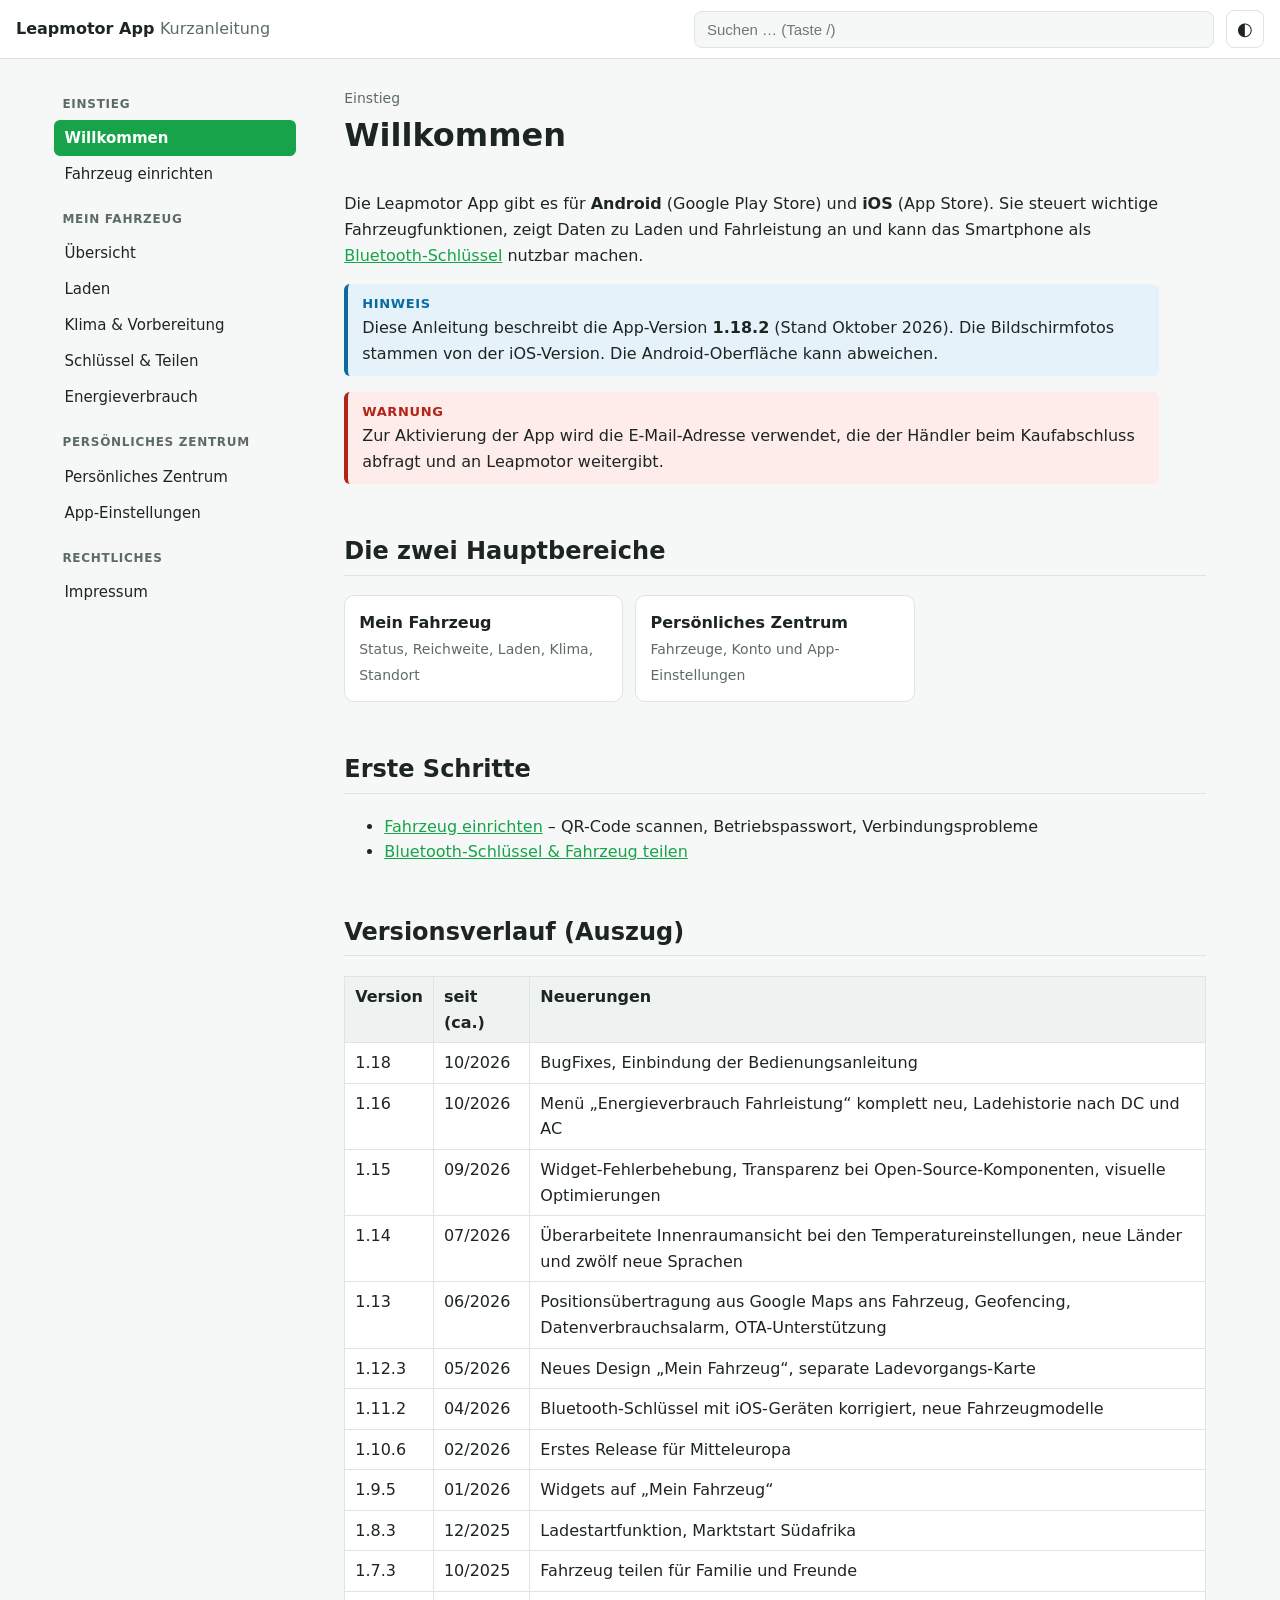
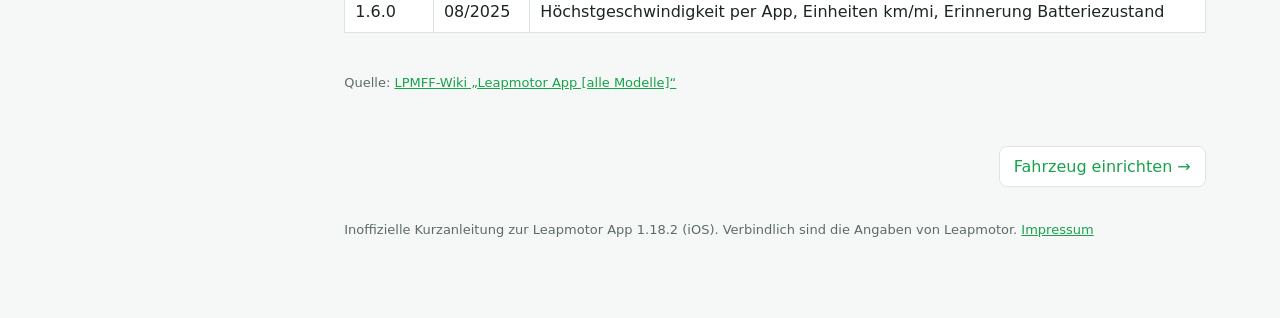
<file: manual_app/index.html>
<!DOCTYPE html>
<html lang="de">
<head>
  <meta charset="utf-8">
  <meta name="viewport" content="width=device-width, initial-scale=1">
  <title>Leapmotor App – Kurzanleitung (Wiki)</title>
  <link rel="stylesheet" href="assets/style.css?v=9">
</head>
<body>
  <header class="topbar">
    <button id="menu-toggle" class="icon-btn" aria-label="Menü öffnen" aria-expanded="false">☰</button>
    <a class="brand" href="#/start">Leapmotor App <span>Kurzanleitung</span></a>
    <div class="search">
      <input id="search" type="search" placeholder="Suchen … (Taste /)" autocomplete="off" aria-label="Suche">
      <ul id="results" class="results" hidden></ul>
    </div>
    <button id="theme-toggle" class="icon-btn" aria-label="Hell/Dunkel umschalten">◐</button>
  </header>
  <div class="layout">
    <nav id="nav" class="nav" aria-label="Menü"></nav>
    <main id="content" class="content" tabindex="-1"></main>
  </div>
  <script src="assets/content/core.js"></script>
  <script src="assets/content/articles/start.js"></script>
  <script src="assets/content/articles/einrichtung.js"></script>
  <script src="assets/content/articles/fahrzeug.js"></script>
  <script src="assets/content/articles/laden.js"></script>
  <script src="assets/content/articles/klima.js"></script>
  <script src="assets/content/articles/schluessel.js"></script>
  <script src="assets/content/articles/energie.js"></script>
  <script src="assets/content/articles/zentrum.js"></script>
  <script src="assets/content/articles/einstellungen.js"></script>
  <script src="assets/content/articles/impressum.js"></script>
  <script src="assets/content/menu.js"></script>
  <script src="assets/app.js?v=9"></script>
</body>
</html>
</file>
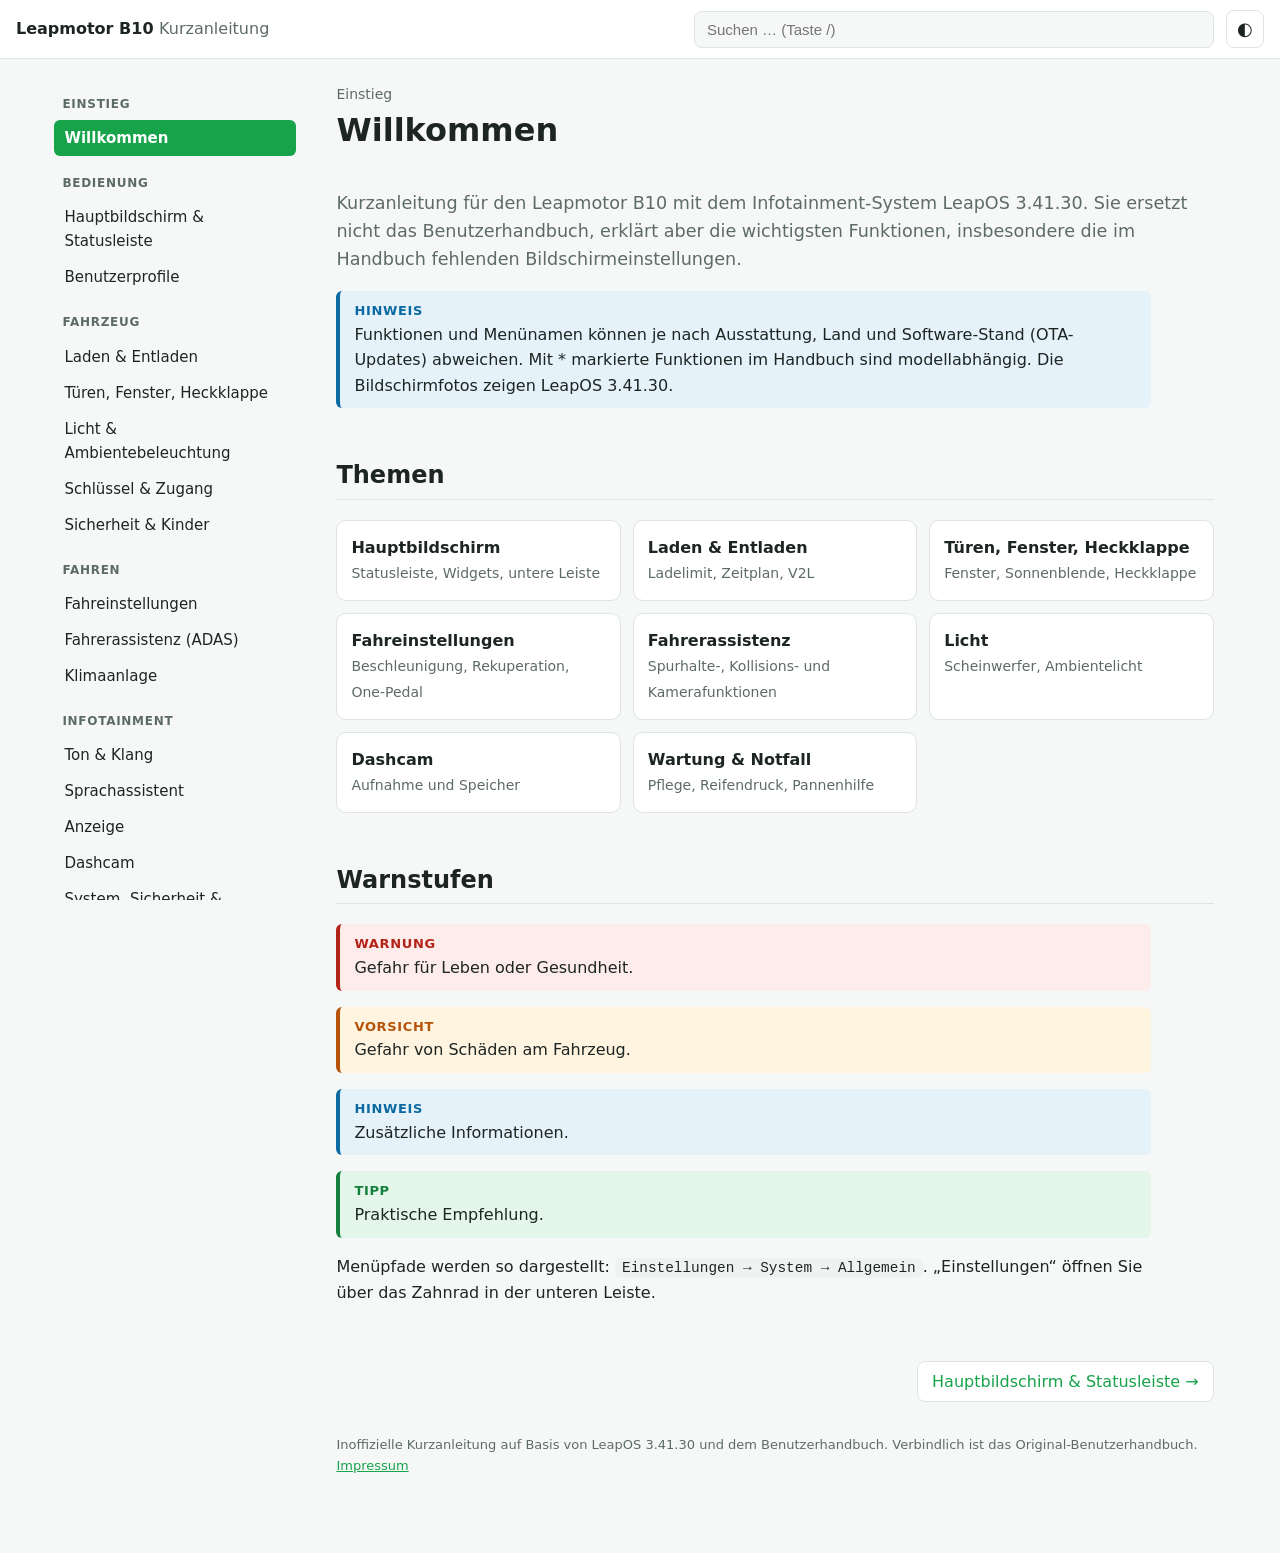
<file: manual_b10/index.html>
<!DOCTYPE html>
<html lang="de">
<head>
  <meta charset="utf-8">
  <meta name="viewport" content="width=device-width, initial-scale=1">
  <title>Leapmotor B10 – Kurzanleitung (Wiki)</title>
  <link rel="stylesheet" href="assets/style.css?v=2">
</head>
<body>
  <header class="topbar">
    <button id="menu-toggle" class="icon-btn" aria-label="Menü öffnen" aria-expanded="false">☰</button>
    <a class="brand" href="#/start">Leapmotor B10 <span>Kurzanleitung</span></a>
    <div class="search">
      <input id="search" type="search" placeholder="Suchen … (Taste /)" autocomplete="off" aria-label="Suche">
      <ul id="results" class="results" hidden></ul>
    </div>
    <button id="theme-toggle" class="icon-btn" aria-label="Hell/Dunkel umschalten">◐</button>
  </header>
  <div class="layout">
    <nav id="nav" class="nav" aria-label="Menü"></nav>
    <main id="content" class="content" tabindex="-1"></main>
  </div>
  <script src="assets/content/core.js"></script>
  <script src="assets/content/articles/start.js"></script>
  <script src="assets/content/articles/bildschirm.js"></script>
  <script src="assets/content/articles/profile.js"></script>
  <script src="assets/content/articles/laden.js"></script>
  <script src="assets/content/articles/tueren.js"></script>
  <script src="assets/content/articles/licht.js"></script>
  <script src="assets/content/articles/schluessel.js"></script>
  <script src="assets/content/articles/sicherheit.js"></script>
  <script src="assets/content/articles/fahren.js"></script>
  <script src="assets/content/articles/adas.js"></script>
  <script src="assets/content/articles/klima.js"></script>
  <script src="assets/content/articles/ton.js"></script>
  <script src="assets/content/articles/assistent.js"></script>
  <script src="assets/content/articles/anzeige.js"></script>
  <script src="assets/content/articles/dashcam.js"></script>
  <script src="assets/content/articles/system.js"></script>
  <script src="assets/content/articles/wartung.js"></script>
  <script src="assets/content/articles/daten.js"></script>
  <script src="assets/content/articles/impressum.js"></script>
  <script src="assets/content/menu.js"></script>
  <script src="assets/app.js?v=2"></script>
</body>
</html>
</file>
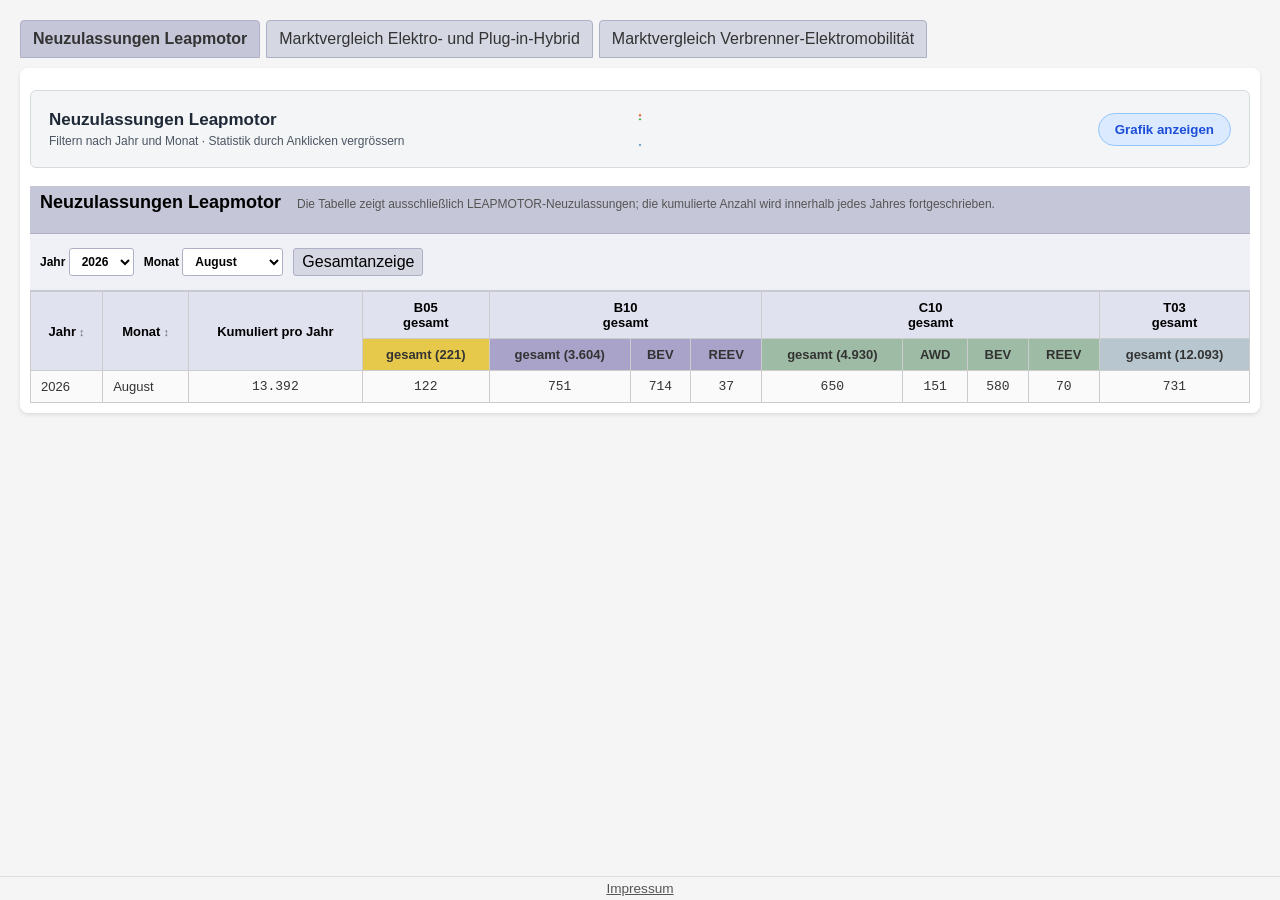
<file: kbastatistiken/kba-statistiken.html>
<!DOCTYPE html>
<html lang="de">
<head>
    <meta charset="UTF-8">
    <meta name="viewport" content="width=device-width, initial-scale=1.0">
    <title>Leapmotor KBA Statistik</title>
    <style>
        body {
            font-family: Arial, sans-serif;
            margin: 20px;
            padding-bottom: 28px;
            background-color: #f5f5f5;
        }
        .tab-layout {
            width: 100%;
        }
        .tab-list {
            display: flex;
            flex-wrap: wrap;
            gap: 6px;
            margin-bottom: 10px;
        }
        .tab-button {
            border: 1px solid #aeb1c5;
            border-radius: 4px 4px 0 0;
            padding: 9px 12px;
            background: #d5d7e3;
            color: #333;
            cursor: pointer;
            font: inherit;
            text-align: left;
        }
        .tab-button.active {
            background: #c5c7d8;
            font-weight: bold;
        }
        .tab-panel {
            display: none;
        }
        .tab-panel.active {
            display: block;
        }
        .panel-full-content {
            display: block;
        }
        .stat-banner {
            display: grid;
            grid-template-columns: minmax(0, 1fr) minmax(180px, min(34vw, 420px)) minmax(0, 1fr);
            align-items: center;
            gap: 18px;
            padding: 12px 18px;
            margin: 12px 0 18px;
            background: #f3f5f6;
            border: 1px solid #d5dadd;
            border-radius: 6px;
            cursor: pointer;
        }
        .stat-banner:focus-visible {
            outline: 3px solid rgba(59, 130, 246, 0.45);
            outline-offset: 2px;
        }
        .stat-banner__title {
            font-size: 17px;
            font-weight: bold;
            color: #1f2937;
        }
        .stat-banner__copy {
            grid-column: 1;
            min-width: 0;
        }
        .stat-banner__meta {
            font-size: 12px;
            color: #4b5563;
            margin-top: 4px;
        }
        .stat-banner__button {
            grid-column: 3;
            justify-self: end;
            border: 1px solid #93c5fd;
            background: #dbeafe;
            color: #1d4ed8;
            border-radius: 999px;
            padding: 8px 16px;
            font-weight: bold;
            cursor: pointer;
        }
        .stat-modal {
            position: fixed;
            inset: 0;
            z-index: 2000;
            display: flex;
            align-items: center;
            justify-content: center;
            background: rgba(15, 23, 42, 0.65);
        }
        .stat-modal[hidden] {
            display: none;
        }
        .stat-modal__backdrop {
            position: absolute;
            inset: 0;
        }
        .stat-modal__dialog {
            position: relative;
            width: min(98vw, 1650px);
            max-height: 96vh;
            overflow: auto;
            background: white;
            border-radius: 12px;
            box-shadow: 0 20px 40px rgba(15, 23, 42, 0.24);
            padding: 18px 18px 12px;
            z-index: 1;
        }
        .stat-modal__close {
            position: sticky;
            top: 8px;
            float: right;
            margin-left: 12px;
            border: none;
            background: #e5e7eb;
            color: #111827;
            border-radius: 50%;
            width: 32px;
            height: 32px;
            font-size: 22px;
            line-height: 1;
            cursor: pointer;
        }
        .stat-modal__body .panel-full-content {
            display: block;
        }
        .stat-banner .chart-panel {
            grid-column: 2;
            width: 100%;
            margin: 0;
            padding: 0;
            background: transparent;
            border: 0;
            box-shadow: none;
            cursor: zoom-in;
        }
        .stat-banner .chart-panel h3,
        .stat-banner .chart-legend,
        .stat-banner .chart-tooltip {
            display: none;
        }
        .stat-banner .trend-chart {
            height: 52px;
            background: none;
            border: 0;
            border-radius: 0;
        }
        .stat-banner .trend-chart text,
        .stat-banner .trend-chart line {
            display: none;
        }
        .stat-modal__body .chart-panel {
            width: 100%;
            margin: 0;
            cursor: default;
        }
        .stat-modal__body .trend-chart {
            height: min(58vh, 520px);
            background: #fff;
            border: 0;
        }
        .chart-legend {
            display: flex;
            flex-wrap: wrap;
            gap: 8px 20px;
            margin-top: 10px;
            font-size: 13px;
            color: #374151;
        }
        .chart-panel {
            position: relative;
        }
        .chart-tooltip {
            display: none;
            position: absolute;
            top: 42px;
            right: 22px;
            z-index: 2;
            max-width: min(70%, 360px);
            padding: 8px 12px;
            border: 1px solid #cbd5e1;
            border-radius: 5px;
            background: #fff;
            color: #1f2937;
            box-shadow: 0 2px 8px rgba(15, 23, 42, 0.16);
            font-size: 13px;
            pointer-events: none;
        }
        .chart-tooltip.is-visible {
            display: block;
        }
        .chart-point {
            cursor: pointer;
            stroke: #fff;
            stroke-width: 1.5;
        }
        .chart-point:focus {
            stroke: #111827;
            stroke-width: 3;
            outline: none;
        }
        .chart-legend__item {
            display: inline-flex;
            align-items: center;
            gap: 7px;
        }
        .chart-legend__swatch {
            width: 18px;
            height: 3px;
            border-radius: 2px;
        }
        body.modal-open {
            overflow: hidden;
        }
        .table-container {
            max-height: 80vh;
            overflow: auto;
            background: white;
            padding: 10px;
            border-radius: 8px;
            box-shadow: 0 2px 4px rgba(0,0,0,0.1);
        }
        .detail-table-container {
            margin-top: 30px;
            max-height: 80vh;
            overflow: auto;
            background: white;
            padding: 10px;
            border-radius: 8px;
            box-shadow: 0 2px 4px rgba(0,0,0,0.1);
        }
        .chart-panel {
            margin: 18px 0 12px;
            background: white;
            border: 1px solid #d7dbe8;
            border-radius: 8px;
            padding: 12px 12px 8px;
            box-shadow: 0 1px 3px rgba(0,0,0,0.08);
        }
        .chart-panel h3 {
            margin: 0 0 10px;
            font-size: 15px;
            color: #2d3748;
        }
        .trend-chart {
            width: 100%;
            height: 260px;
            display: block;
            background: linear-gradient(#f9fafc, #ffffff);
            border: 1px solid #e5e7eb;
            border-radius: 6px;
        }
        .table-container h2,
        .detail-table-container h2 {
            margin: 0;
            font-size: 18px;
            line-height: 22px;
        }
        .detail-heading {
            position: sticky;
            top: 0;
            z-index: 4;
            display: flex;
            align-items: baseline;
            gap: 16px;
            height: 48px;
            box-sizing: border-box;
            padding: 5px 10px 10px;
            background: #c5c7d8;
            border-bottom: 1px solid #aeb1c5;
        }
        .detail-heading p {
            margin: 0;
            color: #555;
            font-size: 12px;
            white-space: normal;
        }
        .table-filter {
            position: sticky;
            top: 48px;
            z-index: 4;
            display: flex;
            flex-wrap: wrap;
            align-items: center;
            gap: 6px 10px;
            min-height: 44px;
            padding: 6px 10px;
            background: #f0f1f6;
            border-bottom: 1px solid #c5c7d8;
        }
        .table-filter label {
            font-size: 12px;
            font-weight: bold;
        }
        .table-filter select,
        .table-filter button {
            min-height: 28px;
            padding: 4px 8px;
            border: 1px solid #aeb1c5;
            border-radius: 3px;
            background: white;
            font: inherit;
        }
        .table-filter button {
            cursor: pointer;
            background: #d5d7e3;
        }
        .detail-table-container table thead tr:first-child th {
            top: 92px;
            z-index: 3;
        }
        .tab-panel > table thead tr:first-child th {
            top: 92px;
            z-index: 3;
        }
        .tab-panel > table thead tr:nth-child(2) th {
            top: 132px;
            z-index: 3;
        }
        th[data-sortable] {
            cursor: pointer;
        }
        th[data-sortable]::after {
            content: ' ↕';
            color: #6b6e7e;
            font-size: 11px;
        }
        th[data-sortable][aria-sort="ascending"]::after {
            content: ' ↑';
        }
        th[data-sortable][aria-sort="descending"]::after {
            content: ' ↓';
        }
        .detail-december-cell {
            background-color: #f5e8c8;
        }
        table {
            border-collapse: collapse;
            table-layout: auto;
            width: max-content;
            min-width: 100%;
        }
        th, td {
            border: 1px solid #ccc;
            padding: 8px 10px;
            text-align: center;
            font-size: 13px;
            white-space: nowrap;
            box-sizing: border-box;
        }
        thead tr:first-child th {
            position: sticky;
            top: 92px;
            z-index: 2;
            background-color: #e1e2ef;
        }
        thead tr:nth-child(2) th {
            position: sticky;
            top: 132px;
            z-index: 2;
        }
        .header-level-1 {
            font-weight: bold;
            color: #fff;
            height: 40px;
            vertical-align: middle;
        }
        .header-level-2 {
            font-weight: bold;
            color: #333;
            height: 30px;
            vertical-align: top;
        }
        .group-B05 {
            background-color: #e6c84a;
        }
        .group-B05-header-1 {
            background-color: #d4ba3e;
        }
        .group-B10 {
            background-color: #a9a2c9;
        }
        .group-B10-header-1 {
            background-color: #9b91bf;
        }
        .group-C10 {
            background-color: #9ebca5;
        }
        .group-C10-header-1 {
            background-color: #8cae98;
        }
        .group-T03 {
            background-color: #b8c7cf;
        }
        .group-T03-header-1 {
            background-color: #a8bdb9;
        }

        tr:nth-child(even) { background-color: #fafafa; }
        tr:nth-child(odd) { background-color: #ffffff; }
        tr.december-row-0 td:nth-child(-n+3) {
            background-color: #f7d9d4;
        }
        tr.december-row-1 td:nth-child(-n+3) {
            background-color: #d8e8f5;
        }
        tr.december-row-2 td:nth-child(-n+3) {
            background-color: #e3efd7;
        }
        tr.december-row-3 td:nth-child(-n+3) {
            background-color: #f5e8c8;
        }
        tr.december-row-4 td:nth-child(-n+3) {
            background-color: #e5dcf2;
        }

        td {
            font-family: 'Courier New', monospace;
            color: #333;
        }
        td:first-child, td:nth-child(2) {
            text-align: left;
            font-family: Arial, sans-serif;
        }
        @media (max-width: 700px) {
            .stat-banner {
                grid-template-columns: minmax(0, 1fr) auto;
                gap: 10px 14px;
            }
            .stat-banner__copy {
                grid-column: 1;
                min-width: 0;
            }
            .stat-banner__button {
                grid-column: 2;
                grid-row: 1;
            }
            .stat-banner .chart-panel {
                grid-column: 1 / -1;
                max-width: none;
            }
            .stat-banner .trend-chart {
                height: 44px;
            }
            .tab-list {
                flex-direction: column;
            }
            .tab-button {
                width: 100%;
            }
            .detail-heading {
                display: block;
                height: 72px;
            }
            .detail-heading p {
                margin-top: 4px;
            }
            .table-filter {
                top: 72px;
                min-height: 70px;
            }
            .detail-table-container table thead tr:first-child th,
            .tab-panel > table thead tr:first-child th,
            thead tr:first-child th {
                top: 142px;
            }
            .tab-panel > table thead tr:nth-child(2) th,
            thead tr:nth-child(2) th {
                top: 182px;
            }
        }
        .page-footer {
            position: fixed;
            left: 0;
            right: 0;
            bottom: 0;
            padding: 4px 0;
            background: #f5f5f5;
            border-top: 1px solid #ddd;
            text-align: center;
            font-size: .85rem;
            z-index: 5;
        }
        .page-footer a {
            color: #555;
        }
    </style>
</head>
<body>
    <div class="tab-layout">
        <div class="tab-list" role="tablist">
            <button class="tab-button active" type="button" role="tab" aria-selected="true" data-tab="panel-registrations">Neuzulassungen Leapmotor</button>
            <button class="tab-button" type="button" role="tab" aria-selected="false" data-tab="panel-market-electric">Marktvergleich Elektro- und Plug-in-Hybrid</button>
            <button class="tab-button" type="button" role="tab" aria-selected="false" data-tab="panel-market-comparison">Marktvergleich Verbrenner-Elektromobilität</button>
        </div>
    <div class="table-container tab-panel active" id="panel-registrations">
        <div class="stat-banner" data-panel="panel-registrations" tabindex="0" role="button" aria-label="Neuzulassungen Leapmotor anzeigen">
            <div class="stat-banner__copy">
                <div class="stat-banner__title">Neuzulassungen Leapmotor</div>
                <div class="stat-banner__meta">Filtern nach Jahr und Monat · Statistik durch Anklicken vergrössern</div>
            </div>
            <div class="chart-panel">
                <h3>Trend pro Modell und Monat</h3>
                <svg id="chart-registrations" class="trend-chart" viewBox="0 0 900 260" preserveAspectRatio="xMidYMid meet"></svg>
                <div class="chart-tooltip" role="status" aria-live="polite"></div>
                <div class="chart-legend" aria-label="Diagrammlegende"></div>
            </div>
            <button type="button" class="stat-banner__button">Grafik anzeigen</button>
        </div>
        <div class="panel-full-content">
            <div class="detail-heading">
                <h2>Neuzulassungen Leapmotor</h2>
                <p>Die Tabelle zeigt ausschließlich LEAPMOTOR-Neuzulassungen; die kumulierte Anzahl wird innerhalb jedes Jahres fortgeschrieben.</p>
            </div>
            <div class="table-filter" aria-label="Zeitraumfilter">
                <label>Jahr <select data-filter="year"><option value="">Alle</option></select></label>
                <label>Monat <select data-filter="month"><option value="">Alle</option></select></label>
                <button type="button" data-filter-reset>Gesamtanzeige</button>
            </div>
            <table>
            <thead>
                <tr>
                    <th rowspan="2" data-sortable data-sort-key="year" data-sort-column="0" tabindex="0">Jahr</th>
                    <th rowspan="2" data-sortable data-sort-key="month" data-sort-column="1" tabindex="0">Monat</th>
                    <th rowspan="2">Kumuliert pro Jahr</th>
                    <th colspan="1" class="group-B05">B05<br>gesamt</th>
                    <th colspan="3" class="group-B10">B10<br>gesamt</th>
                    <th colspan="4" class="group-C10">C10<br>gesamt</th>
                    <th colspan="1" class="group-T03">T03<br>gesamt</th>
                </tr>
                <tr>
                    <th class="group-B05 header-level-2">gesamt (221)</th>
                    <th class="group-B10 header-level-2">gesamt (3.604)</th>
                    <th class="group-B10 header-level-2">BEV</th>
                    <th class="group-B10 header-level-2">REEV</th>
                    <th class="group-C10 header-level-2">gesamt (4.930)</th>
                    <th class="group-C10 header-level-2">AWD</th>
                    <th class="group-C10 header-level-2">BEV</th>
                    <th class="group-C10 header-level-2">REEV</th>
                    <th class="group-T03 header-level-2">gesamt (12.093)</th>
                </tr>
            </thead>
            <tbody>
                <tr><td>2024</td><td>November</td><td>114</td><td>-</td><td>-</td><td></td><td></td><td>9</td><td></td><td>9</td><td></td><td>105</td></tr>
                <tr class="december-row-0"><td>2024</td><td>Dezember</td><td>178</td><td>-</td><td>-</td><td></td><td></td><td>10</td><td></td><td>10</td><td></td><td>54</td></tr>
                <tr><td>2025</td><td>Januar</td><td>155</td><td>-</td><td>-</td><td></td><td></td><td>28</td><td></td><td>28</td><td></td><td>127</td></tr>
                <tr><td>2025</td><td>Februar</td><td>341</td><td>-</td><td>-</td><td></td><td></td><td>19</td><td></td><td>19</td><td></td><td>167</td></tr>
                <tr><td>2025</td><td>März</td><td>673</td><td>-</td><td>-</td><td></td><td></td><td>12</td><td></td><td>12</td><td></td><td>320</td></tr>
                <tr><td>2025</td><td>April</td><td>987</td><td>-</td><td>-</td><td></td><td></td><td>40</td><td></td><td>8</td><td>32</td><td>274</td></tr>
                <tr><td>2025</td><td>Mai</td><td>1.496</td><td>-</td><td>-</td><td></td><td></td><td>212</td><td></td><td>116</td><td>96</td><td>297</td></tr>
                <tr><td>2025</td><td>Juni</td><td>2.067</td><td>-</td><td>-</td><td></td><td></td><td>203</td><td></td><td>108</td><td>95</td><td>368</td></tr>
                <tr><td>2025</td><td>Juli</td><td>2.705</td><td>-</td><td>-</td><td></td><td></td><td>200</td><td></td><td>85</td><td>115</td><td>438</td></tr>
                <tr><td>2025</td><td>August</td><td>3.530</td><td>-</td><td>-</td><td></td><td></td><td>219</td><td></td><td>109</td><td>110</td><td>606</td></tr>
                <tr><td>2025</td><td>September</td><td>4.440</td><td>-</td><td>22</td><td>22</td><td></td><td>258</td><td></td><td>91</td><td>167</td><td>630</td></tr>
                <tr><td>2025</td><td>Oktober</td><td>5.381</td><td>-</td><td>99</td><td>99</td><td></td><td>240</td><td></td><td>91</td><td>149</td><td>602</td></tr>
                <tr><td>2025</td><td>November</td><td>6.427</td><td>-</td><td>137</td><td>137</td><td></td><td>228</td><td>2</td><td>89</td><td>139</td><td>681</td></tr>
                <tr class="december-row-1"><td>2025</td><td>Dezember</td><td>7.278</td><td>-</td><td>169</td><td>169</td><td></td><td>230</td><td>11</td><td>108</td><td>122</td><td>452</td></tr>
                <tr><td>2026</td><td>Januar</td><td>689</td><td>-</td><td>208</td><td>208</td><td></td><td>154</td><td>16</td><td>80</td><td>74</td><td>327</td></tr>
                <tr><td>2026</td><td>Februar</td><td>1.780</td><td>-</td><td>297</td><td>297</td><td></td><td>228</td><td>51</td><td>136</td><td>92</td><td>566</td></tr>
                <tr><td>2026</td><td>März</td><td>3.168</td><td>-</td><td>298</td><td>298</td><td></td><td>379</td><td>68</td><td>249</td><td>130</td><td>711</td></tr>
                <tr><td>2026</td><td>April</td><td>4.523</td><td>-</td><td>424</td><td>424</td><td></td><td>338</td><td>66</td><td>257</td><td>81</td><td>593</td></tr>
                <tr><td>2026</td><td>Mai</td><td>5.740</td><td>-</td><td>322</td><td>303</td><td>19</td><td>298</td><td>57</td><td>228</td><td>70</td><td>597</td></tr>
                <tr><td>2026</td><td>Juni</td><td>8.402</td><td>3</td><td>403</td><td>358</td><td>44</td><td>344</td><td>73</td><td>251</td><td>93</td><td>1912</td></tr>
                <tr><td>2026</td><td>Juli</td><td>11.138</td><td>96</td><td>474</td><td>415</td><td>59</td><td>631</td><td>127</td><td>567</td><td>64</td><td>1535</td></tr>
                <tr><td>2026</td><td>August</td><td>13.392</td><td>122</td><td>751</td><td>714</td><td>37</td><td>650</td><td>151</td><td>580</td><td>70</td><td>731</td></tr>
            </tbody>
        </table>
        </div>
    </div>

    <div class="detail-table-container tab-panel" id="panel-market-electric">
        <div class="stat-banner" data-panel="panel-market-electric" tabindex="0" role="button" aria-label="Marktvergleich Elektro- und Plug-in-Hybrid anzeigen">
            <div class="stat-banner__copy">
                <div class="stat-banner__title">Marktvergleich Elektro- und Plug-in-Hybrid</div>
                <div class="stat-banner__meta">Filtern nach Jahr und Monat · Statistik durch Anklicken vergrössern</div>
            </div>
            <div class="chart-panel">
                <h3>Trend pro Monat</h3>
                <svg id="chart-market-electric" class="trend-chart" viewBox="0 0 900 260" preserveAspectRatio="xMidYMid meet"></svg>
                <div class="chart-tooltip" role="status" aria-live="polite"></div>
                <div class="chart-legend" aria-label="Diagrammlegende"></div>
            </div>
            <button type="button" class="stat-banner__button">Grafik anzeigen</button>
        </div>
        <div class="panel-full-content">
            <div class="detail-heading">
                <h2>Marktvergleich Elektro- und Plug-in-Hybrid</h2>
                <p>Je Marke werden die Jahreswerte kumuliert; die Dezemberfarbe zeigt den relativen Anteil der Marke im Vergleich zur stärksten Marke.</p>
            </div>
            <div class="table-filter" aria-label="Zeitraumfilter">
                <label>Jahr <select data-filter="year"><option value="">Alle</option></select></label>
                <label>Monat <select data-filter="month"><option value="">Alle</option></select></label>
                <button type="button" data-filter-reset>Gesamtanzeige</button>
            </div>
            <table class="detail-table">
            <thead>
                <tr><th data-sortable data-sort-key="year" data-sort-column="0" tabindex="0">Jahr</th><th data-sortable data-sort-key="month" data-sort-column="1" tabindex="0">Monat</th><th data-sortable data-sort-key="brand" data-sort-column="2" tabindex="0">Marke</th><th>Anzahl kumuliert p.a.</th><th>Plug-in-Hybrid</th><th>Elektro (BEV)</th></tr>
            </thead>
            <tbody>
                <tr data-reev-monthly="33" data-bev-monthly="0"><td>2024</td><td>Januar</td><td>ALFA ROMEO</td><td>290</td><td>33</td><td>0</td></tr>
                <tr data-reev-monthly="1211" data-bev-monthly="2307"><td>2024</td><td>Januar</td><td>AUDI</td><td>10.339</td><td>1.211</td><td>2.307</td></tr>
                <tr data-reev-monthly="2" data-bev-monthly="0"><td>2024</td><td>Januar</td><td>BENTLEY</td><td>63</td><td>2</td><td>0</td></tr>
                <tr data-reev-monthly="1681" data-bev-monthly="2243"><td>2024</td><td>Januar</td><td>BMW</td><td>13.411</td><td>1.681</td><td>2.243</td></tr>
                <tr data-reev-monthly="0" data-bev-monthly="139"><td>2024</td><td>Januar</td><td>BYD</td><td>139</td><td>0</td><td>139</td></tr>
                <tr data-reev-monthly="81" data-bev-monthly="361"><td>2024</td><td>Januar</td><td>CITROEN</td><td>2.844</td><td>81</td><td>361</td></tr>
                <tr data-reev-monthly="0" data-bev-monthly="299"><td>2024</td><td>Januar</td><td>DACIA</td><td>299</td><td>0</td><td>299</td></tr>
                <tr data-reev-monthly="31" data-bev-monthly="7"><td>2024</td><td>Januar</td><td>DS</td><td>218</td><td>31</td><td>7</td></tr>
                <tr data-reev-monthly="73" data-bev-monthly="0"><td>2024</td><td>Januar</td><td>FERRARI</td><td>73</td><td>73</td><td>0</td></tr>
                <tr data-reev-monthly="0" data-bev-monthly="787"><td>2024</td><td>Januar</td><td>FIAT</td><td>3.010</td><td>0</td><td>787</td></tr>
                <tr data-reev-monthly="0" data-bev-monthly="27"><td>2024</td><td>Januar</td><td>FISKER</td><td>27</td><td>0</td><td>27</td></tr>
                <tr data-reev-monthly="1106" data-bev-monthly="105"><td>2024</td><td>Januar</td><td>FORD</td><td>2.391</td><td>1.106</td><td>105</td></tr>
                <tr data-reev-monthly="68" data-bev-monthly="22"><td>2024</td><td>Januar</td><td>GWM</td><td>90</td><td>68</td><td>22</td></tr>
                <tr data-reev-monthly="48" data-bev-monthly="8"><td>2024</td><td>Januar</td><td>HONDA</td><td>190</td><td>48</td><td>8</td></tr>
                <tr data-reev-monthly="355" data-bev-monthly="896"><td>2024</td><td>Januar</td><td>HYUNDAI</td><td>2.987</td><td>355</td><td>896</td></tr>
                <tr data-reev-monthly="38" data-bev-monthly="8"><td>2024</td><td>Januar</td><td>JAGUAR</td><td>260</td><td>38</td><td>8</td></tr>
                <tr data-reev-monthly="98" data-bev-monthly="151"><td>2024</td><td>Januar</td><td>JEEP</td><td>1.147</td><td>98</td><td>151</td></tr>
                <tr data-reev-monthly="428" data-bev-monthly="747"><td>2024</td><td>Januar</td><td>KIA</td><td>3.918</td><td>428</td><td>747</td></tr>
                <tr data-reev-monthly="2" data-bev-monthly="0"><td>2024</td><td>Januar</td><td>LAMBORGHINI</td><td>35</td><td>2</td><td>0</td></tr>
                <tr data-reev-monthly="161" data-bev-monthly="0"><td>2024</td><td>Januar</td><td>LAND ROVER</td><td>1.007</td><td>161</td><td>0</td></tr>
                <tr data-reev-monthly="89" data-bev-monthly="6"><td>2024</td><td>Januar</td><td>LEXUS</td><td>237</td><td>89</td><td>6</td></tr>
                <tr data-reev-monthly="0" data-bev-monthly="9"><td>2024</td><td>Januar</td><td>LOTUS</td><td>9</td><td>0</td><td>9</td></tr>
                <tr data-reev-monthly="5" data-bev-monthly="0"><td>2024</td><td>Januar</td><td>LYNK &amp; CO</td><td>5</td><td>5</td><td>0</td></tr>
                <tr data-reev-monthly="316" data-bev-monthly="6"><td>2024</td><td>Januar</td><td>MAZDA</td><td>590</td><td>316</td><td>6</td></tr>
                <tr data-reev-monthly="3698" data-bev-monthly="2358"><td>2024</td><td>Januar</td><td>MERCEDES</td><td>19.256</td><td>3.698</td><td>2.358</td></tr>
                <tr data-reev-monthly="1" data-bev-monthly="516"><td>2024</td><td>Januar</td><td>MG ROEWE</td><td>896</td><td>1</td><td>516</td></tr>
                <tr data-reev-monthly="7" data-bev-monthly="330"><td>2024</td><td>Januar</td><td>MINI</td><td>2.158</td><td>7</td><td>330</td></tr>
                <tr data-reev-monthly="244" data-bev-monthly="0"><td>2024</td><td>Januar</td><td>MITSUBISHI</td><td>394</td><td>244</td><td>0</td></tr>
                <tr data-reev-monthly="0" data-bev-monthly="21"><td>2024</td><td>Januar</td><td>NIO</td><td>21</td><td>0</td><td>21</td></tr>
                <tr data-reev-monthly="0" data-bev-monthly="140"><td>2024</td><td>Januar</td><td>NISSAN</td><td>372</td><td>0</td><td>140</td></tr>
                <tr data-reev-monthly="832" data-bev-monthly="554"><td>2024</td><td>Januar</td><td>OPEL</td><td>11.278</td><td>832</td><td>554</td></tr>
                <tr data-reev-monthly="174" data-bev-monthly="404"><td>2024</td><td>Januar</td><td>PEUGEOT</td><td>3.956</td><td>174</td><td>404</td></tr>
                <tr data-reev-monthly="0" data-bev-monthly="110"><td>2024</td><td>Januar</td><td>POLESTAR</td><td>110</td><td>0</td><td>110</td></tr>
                <tr data-reev-monthly="751" data-bev-monthly="348"><td>2024</td><td>Januar</td><td>PORSCHE</td><td>1.662</td><td>751</td><td>348</td></tr>
                <tr data-reev-monthly="2" data-bev-monthly="592"><td>2024</td><td>Januar</td><td>RENAULT</td><td>1.319</td><td>2</td><td>592</td></tr>
                <tr data-reev-monthly="0" data-bev-monthly="11"><td>2024</td><td>Januar</td><td>ROLLS ROYCE</td><td>11</td><td>0</td><td>11</td></tr>
                <tr data-reev-monthly="1039" data-bev-monthly="198"><td>2024</td><td>Januar</td><td>SEAT</td><td>6.112</td><td>1.039</td><td>198</td></tr>
                <tr data-reev-monthly="151" data-bev-monthly="1457"><td>2024</td><td>Januar</td><td>SKODA</td><td>6.965</td><td>151</td><td>1.457</td></tr>
                <tr data-reev-monthly="0" data-bev-monthly="1180"><td>2024</td><td>Januar</td><td>SMART</td><td>1.180</td><td>0</td><td>1.180</td></tr>
                <tr data-reev-monthly="11" data-bev-monthly="172"><td>2024</td><td>Januar</td><td>SONSTIGE</td><td>889</td><td>11</td><td>172</td></tr>
                <tr data-reev-monthly="0" data-bev-monthly="7"><td>2024</td><td>Januar</td><td>SSANGYONG</td><td>23</td><td>0</td><td>7</td></tr>
                <tr data-reev-monthly="0" data-bev-monthly="3152"><td>2024</td><td>Januar</td><td>TESLA</td><td>3.152</td><td>0</td><td>3.152</td></tr>
                <tr data-reev-monthly="186" data-bev-monthly="165"><td>2024</td><td>Januar</td><td>TOYOTA</td><td>1.270</td><td>186</td><td>165</td></tr>
                <tr data-reev-monthly="1025" data-bev-monthly="861"><td>2024</td><td>Januar</td><td>VOLVO</td><td>4.049</td><td>1.025</td><td>861</td></tr>
                <tr data-reev-monthly="441" data-bev-monthly="1735"><td>2024</td><td>Januar</td><td>VW</td><td>27.346</td><td>441</td><td>1.735</td></tr>
                <tr data-reev-monthly="13" data-bev-monthly="0"><td>2024</td><td>Februar</td><td>ALFA ROMEO</td><td>502</td><td>13</td><td>0</td></tr>
                <tr data-reev-monthly="1070" data-bev-monthly="1570"><td>2024</td><td>Februar</td><td>AUDI</td><td>18.875</td><td>1.070</td><td>1.570</td></tr>
                <tr data-reev-monthly="1" data-bev-monthly="0"><td>2024</td><td>Februar</td><td>BENTLEY</td><td>74</td><td>1</td><td>0</td></tr>
                <tr data-reev-monthly="1516" data-bev-monthly="2478"><td>2024</td><td>Februar</td><td>BMW</td><td>27.079</td><td>1.516</td><td>2.478</td></tr>
                <tr data-reev-monthly="0" data-bev-monthly="94"><td>2024</td><td>Februar</td><td>BYD</td><td>233</td><td>0</td><td>94</td></tr>
                <tr data-reev-monthly="13" data-bev-monthly="71"><td>2024</td><td>Februar</td><td>CITROEN</td><td>4.367</td><td>13</td><td>71</td></tr>
                <tr data-reev-monthly="0" data-bev-monthly="944"><td>2024</td><td>Februar</td><td>DACIA</td><td>1.243</td><td>0</td><td>944</td></tr>
                <tr data-reev-monthly="32" data-bev-monthly="0"><td>2024</td><td>Februar</td><td>DS</td><td>415</td><td>32</td><td>0</td></tr>
                <tr data-reev-monthly="66" data-bev-monthly="0"><td>2024</td><td>Februar</td><td>FERRARI</td><td>142</td><td>66</td><td>0</td></tr>
                <tr data-reev-monthly="0" data-bev-monthly="216"><td>2024</td><td>Februar</td><td>FIAT</td><td>5.809</td><td>0</td><td>216</td></tr>
                <tr data-reev-monthly="0" data-bev-monthly="27"><td>2024</td><td>Februar</td><td>FISKER</td><td>54</td><td>0</td><td>27</td></tr>
                <tr data-reev-monthly="1067" data-bev-monthly="179"><td>2024</td><td>Februar</td><td>FORD</td><td>5.174</td><td>1.067</td><td>179</td></tr>
                <tr data-reev-monthly="58" data-bev-monthly="106"><td>2024</td><td>Februar</td><td>GWM</td><td>254</td><td>58</td><td>106</td></tr>
                <tr data-reev-monthly="22" data-bev-monthly="12"><td>2024</td><td>Februar</td><td>HONDA</td><td>302</td><td>22</td><td>12</td></tr>
                <tr data-reev-monthly="284" data-bev-monthly="1256"><td>2024</td><td>Februar</td><td>HYUNDAI</td><td>6.352</td><td>284</td><td>1.256</td></tr>
                <tr data-reev-monthly="13" data-bev-monthly="11"><td>2024</td><td>Februar</td><td>JAGUAR</td><td>352</td><td>13</td><td>11</td></tr>
                <tr data-reev-monthly="78" data-bev-monthly="61"><td>2024</td><td>Februar</td><td>JEEP</td><td>2.083</td><td>78</td><td>61</td></tr>
                <tr data-reev-monthly="395" data-bev-monthly="1006"><td>2024</td><td>Februar</td><td>KIA</td><td>8.801</td><td>395</td><td>1.006</td></tr>
                <tr data-reev-monthly="3" data-bev-monthly="0"><td>2024</td><td>Februar</td><td>LAMBORGHINI</td><td>112</td><td>3</td><td>0</td></tr>
                <tr data-reev-monthly="198" data-bev-monthly="0"><td>2024</td><td>Februar</td><td>LAND ROVER</td><td>1.990</td><td>198</td><td>0</td></tr>
                <tr data-reev-monthly="53" data-bev-monthly="0"><td>2024</td><td>Februar</td><td>LEXUS</td><td>377</td><td>53</td><td>0</td></tr>
                <tr data-reev-monthly="0" data-bev-monthly="20"><td>2024</td><td>Februar</td><td>LOTUS</td><td>29</td><td>0</td><td>20</td></tr>
                <tr data-reev-monthly="0" data-bev-monthly="5"><td>2024</td><td>Februar</td><td>MAXUS</td><td>5</td><td>0</td><td>5</td></tr>
                <tr data-reev-monthly="325" data-bev-monthly="9"><td>2024</td><td>Februar</td><td>MAZDA</td><td>1.294</td><td>325</td><td>9</td></tr>
                <tr data-reev-monthly="3415" data-bev-monthly="2239"><td>2024</td><td>Februar</td><td>MERCEDES</td><td>37.296</td><td>3.415</td><td>2.239</td></tr>
                <tr data-reev-monthly="1" data-bev-monthly="1781"><td>2024</td><td>Februar</td><td>MG ROEWE</td><td>2.882</td><td>1</td><td>1.781</td></tr>
                <tr data-reev-monthly="4" data-bev-monthly="115"><td>2024</td><td>Februar</td><td>MINI</td><td>4.813</td><td>4</td><td>115</td></tr>
                <tr data-reev-monthly="347" data-bev-monthly="0"><td>2024</td><td>Februar</td><td>MITSUBISHI</td><td>1.234</td><td>347</td><td>0</td></tr>
                <tr data-reev-monthly="0" data-bev-monthly="23"><td>2024</td><td>Februar</td><td>NIO</td><td>44</td><td>0</td><td>23</td></tr>
                <tr data-reev-monthly="0" data-bev-monthly="104"><td>2024</td><td>Februar</td><td>NISSAN</td><td>595</td><td>0</td><td>104</td></tr>
                <tr data-reev-monthly="575" data-bev-monthly="448"><td>2024</td><td>Februar</td><td>OPEL</td><td>21.467</td><td>575</td><td>448</td></tr>
                <tr data-reev-monthly="158" data-bev-monthly="349"><td>2024</td><td>Februar</td><td>PEUGEOT</td><td>7.822</td><td>158</td><td>349</td></tr>
                <tr data-reev-monthly="0" data-bev-monthly="164"><td>2024</td><td>Februar</td><td>POLESTAR</td><td>274</td><td>0</td><td>164</td></tr>
                <tr data-reev-monthly="1326" data-bev-monthly="212"><td>2024</td><td>Februar</td><td>PORSCHE</td><td>3.558</td><td>1.326</td><td>212</td></tr>
                <tr data-reev-monthly="10" data-bev-monthly="325"><td>2024</td><td>Februar</td><td>RENAULT</td><td>2.427</td><td>10</td><td>325</td></tr>
                <tr data-reev-monthly="0" data-bev-monthly="7"><td>2024</td><td>Februar</td><td>ROLLS ROYCE</td><td>18</td><td>0</td><td>7</td></tr>
                <tr data-reev-monthly="1259" data-bev-monthly="972"><td>2024</td><td>Februar</td><td>SEAT</td><td>13.608</td><td>1.259</td><td>972</td></tr>
                <tr data-reev-monthly="130" data-bev-monthly="1260"><td>2024</td><td>Februar</td><td>SKODA</td><td>13.506</td><td>130</td><td>1.260</td></tr>
                <tr data-reev-monthly="0" data-bev-monthly="1205"><td>2024</td><td>Februar</td><td>SMART</td><td>2.385</td><td>0</td><td>1.205</td></tr>
                <tr data-reev-monthly="28" data-bev-monthly="153"><td>2024</td><td>Februar</td><td>SONSTIGE</td><td>1.869</td><td>28</td><td>153</td></tr>
                <tr data-reev-monthly="0" data-bev-monthly="9"><td>2024</td><td>Februar</td><td>SSANGYONG</td><td>42</td><td>0</td><td>9</td></tr>
                <tr data-reev-monthly="0" data-bev-monthly="23"><td>2024</td><td>Februar</td><td>SUBARU</td><td>23</td><td>0</td><td>23</td></tr>
                <tr data-reev-monthly="0" data-bev-monthly="6038"><td>2024</td><td>Februar</td><td>TESLA</td><td>9.190</td><td>0</td><td>6.038</td></tr>
                <tr data-reev-monthly="78" data-bev-monthly="153"><td>2024</td><td>Februar</td><td>TOYOTA</td><td>3.085</td><td>78</td><td>153</td></tr>
                <tr data-reev-monthly="0" data-bev-monthly="13"><td>2024</td><td>Februar</td><td>VINFAST</td><td>13</td><td>0</td><td>13</td></tr>
                <tr data-reev-monthly="1667" data-bev-monthly="1247"><td>2024</td><td>Februar</td><td>VOLVO</td><td>9.518</td><td>1.667</td><td>1.247</td></tr>
                <tr data-reev-monthly="363" data-bev-monthly="2553"><td>2024</td><td>Februar</td><td>VW</td><td>53.212</td><td>363</td><td>2.553</td></tr>
                <tr data-reev-monthly="13" data-bev-monthly="0"><td>2024</td><td>März</td><td>ALFA ROMEO</td><td>730</td><td>13</td><td>0</td></tr>
                <tr data-reev-monthly="1492" data-bev-monthly="1984"><td>2024</td><td>März</td><td>AUDI</td><td>29.232</td><td>1.492</td><td>1.984</td></tr>
                <tr data-reev-monthly="2" data-bev-monthly="0"><td>2024</td><td>März</td><td>BENTLEY</td><td>96</td><td>2</td><td>0</td></tr>
                <tr data-reev-monthly="1886" data-bev-monthly="3238"><td>2024</td><td>März</td><td>BMW</td><td>45.276</td><td>1.886</td><td>3.238</td></tr>
                <tr data-reev-monthly="0" data-bev-monthly="160"><td>2024</td><td>März</td><td>BYD</td><td>393</td><td>0</td><td>160</td></tr>
                <tr data-reev-monthly="20" data-bev-monthly="103"><td>2024</td><td>März</td><td>CITROEN</td><td>7.053</td><td>20</td><td>103</td></tr>
                <tr data-reev-monthly="0" data-bev-monthly="663"><td>2024</td><td>März</td><td>DACIA</td><td>1.906</td><td>0</td><td>663</td></tr>
                <tr data-reev-monthly="54" data-bev-monthly="9"><td>2024</td><td>März</td><td>DS</td><td>672</td><td>54</td><td>9</td></tr>
                <tr data-reev-monthly="96" data-bev-monthly="0"><td>2024</td><td>März</td><td>FERRARI</td><td>240</td><td>96</td><td>0</td></tr>
                <tr data-reev-monthly="0" data-bev-monthly="612"><td>2024</td><td>März</td><td>FIAT</td><td>8.565</td><td>0</td><td>612</td></tr>
                <tr data-reev-monthly="0" data-bev-monthly="24"><td>2024</td><td>März</td><td>FISKER</td><td>78</td><td>0</td><td>24</td></tr>
                <tr data-reev-monthly="804" data-bev-monthly="475"><td>2024</td><td>März</td><td>FORD</td><td>7.678</td><td>804</td><td>475</td></tr>
                <tr data-reev-monthly="75" data-bev-monthly="232"><td>2024</td><td>März</td><td>GWM</td><td>561</td><td>75</td><td>232</td></tr>
                <tr data-reev-monthly="23" data-bev-monthly="257"><td>2024</td><td>März</td><td>HONDA</td><td>661</td><td>23</td><td>257</td></tr>
                <tr data-reev-monthly="266" data-bev-monthly="1619"><td>2024</td><td>März</td><td>HYUNDAI</td><td>11.339</td><td>266</td><td>1.619</td></tr>
                <tr data-reev-monthly="33" data-bev-monthly="23"><td>2024</td><td>März</td><td>JAGUAR</td><td>542</td><td>33</td><td>23</td></tr>
                <tr data-reev-monthly="80" data-bev-monthly="47"><td>2024</td><td>März</td><td>JEEP</td><td>3.149</td><td>80</td><td>47</td></tr>
                <tr data-reev-monthly="492" data-bev-monthly="1072"><td>2024</td><td>März</td><td>KIA</td><td>14.008</td><td>492</td><td>1.072</td></tr>
                <tr data-reev-monthly="1" data-bev-monthly="0"><td>2024</td><td>März</td><td>LAMBORGHINI</td><td>182</td><td>1</td><td>0</td></tr>
                <tr data-reev-monthly="231" data-bev-monthly="0"><td>2024</td><td>März</td><td>LAND ROVER</td><td>3.154</td><td>231</td><td>0</td></tr>
                <tr data-reev-monthly="87" data-bev-monthly="12"><td>2024</td><td>März</td><td>LEXUS</td><td>617</td><td>87</td><td>12</td></tr>
                <tr data-reev-monthly="0" data-bev-monthly="9"><td>2024</td><td>März</td><td>LOTUS</td><td>38</td><td>0</td><td>9</td></tr>
                <tr data-reev-monthly="0" data-bev-monthly="5"><td>2024</td><td>März</td><td>LUCID</td><td>5</td><td>0</td><td>5</td></tr>
                <tr data-reev-monthly="0" data-bev-monthly="1"><td>2024</td><td>März</td><td>MAN</td><td>42</td><td>0</td><td>1</td></tr>
                <tr data-reev-monthly="452" data-bev-monthly="18"><td>2024</td><td>März</td><td>MAZDA</td><td>2.282</td><td>452</td><td>18</td></tr>
                <tr data-reev-monthly="3721" data-bev-monthly="3123"><td>2024</td><td>März</td><td>MERCEDES</td><td>57.140</td><td>3.721</td><td>3.123</td></tr>
                <tr data-reev-monthly="0" data-bev-monthly="758"><td>2024</td><td>März</td><td>MG ROEWE</td><td>4.226</td><td>0</td><td>758</td></tr>
                <tr data-reev-monthly="3" data-bev-monthly="122"><td>2024</td><td>März</td><td>MINI</td><td>8.173</td><td>3</td><td>122</td></tr>
                <tr data-reev-monthly="453" data-bev-monthly="0"><td>2024</td><td>März</td><td>MITSUBISHI</td><td>3.716</td><td>453</td><td>0</td></tr>
                <tr data-reev-monthly="0" data-bev-monthly="47"><td>2024</td><td>März</td><td>NIO</td><td>91</td><td>0</td><td>47</td></tr>
                <tr data-reev-monthly="0" data-bev-monthly="108"><td>2024</td><td>März</td><td>NISSAN</td><td>1.004</td><td>0</td><td>108</td></tr>
                <tr data-reev-monthly="746" data-bev-monthly="1442"><td>2024</td><td>März</td><td>OPEL</td><td>33.262</td><td>746</td><td>1.442</td></tr>
                <tr data-reev-monthly="192" data-bev-monthly="239"><td>2024</td><td>März</td><td>PEUGEOT</td><td>12.025</td><td>192</td><td>239</td></tr>
                <tr data-reev-monthly="0" data-bev-monthly="357"><td>2024</td><td>März</td><td>POLESTAR</td><td>631</td><td>0</td><td>357</td></tr>
                <tr data-reev-monthly="803" data-bev-monthly="103"><td>2024</td><td>März</td><td>PORSCHE</td><td>4.851</td><td>803</td><td>103</td></tr>
                <tr data-reev-monthly="13" data-bev-monthly="536"><td>2024</td><td>März</td><td>RENAULT</td><td>3.981</td><td>13</td><td>536</td></tr>
                <tr data-reev-monthly="0" data-bev-monthly="12"><td>2024</td><td>März</td><td>ROLLS ROYCE</td><td>30</td><td>0</td><td>12</td></tr>
                <tr data-reev-monthly="1317" data-bev-monthly="1242"><td>2024</td><td>März</td><td>SEAT</td><td>22.100</td><td>1.317</td><td>1.242</td></tr>
                <tr data-reev-monthly="83" data-bev-monthly="1205"><td>2024</td><td>März</td><td>SKODA</td><td>22.132</td><td>83</td><td>1.205</td></tr>
                <tr data-reev-monthly="0" data-bev-monthly="1497"><td>2024</td><td>März</td><td>SMART</td><td>3.882</td><td>0</td><td>1.497</td></tr>
                <tr data-reev-monthly="23" data-bev-monthly="104"><td>2024</td><td>März</td><td>SONSTIGE</td><td>2.879</td><td>23</td><td>104</td></tr>
                <tr data-reev-monthly="0" data-bev-monthly="4"><td>2024</td><td>März</td><td>SSANGYONG</td><td>95</td><td>0</td><td>4</td></tr>
                <tr data-reev-monthly="0" data-bev-monthly="21"><td>2024</td><td>März</td><td>SUBARU</td><td>44</td><td>0</td><td>21</td></tr>
                <tr data-reev-monthly="9" data-bev-monthly="0"><td>2024</td><td>März</td><td>SUZUKI</td><td>9</td><td>9</td><td>0</td></tr>
                <tr data-reev-monthly="0" data-bev-monthly="3878"><td>2024</td><td>März</td><td>TESLA</td><td>13.068</td><td>0</td><td>3.878</td></tr>
                <tr data-reev-monthly="144" data-bev-monthly="394"><td>2024</td><td>März</td><td>TOYOTA</td><td>5.603</td><td>144</td><td>394</td></tr>
                <tr data-reev-monthly="0" data-bev-monthly="6"><td>2024</td><td>März</td><td>VINFAST</td><td>19</td><td>0</td><td>6</td></tr>
                <tr data-reev-monthly="2079" data-bev-monthly="1261"><td>2024</td><td>März</td><td>VOLVO</td><td>15.379</td><td>2.079</td><td>1.261</td></tr>
                <tr data-reev-monthly="321" data-bev-monthly="4349"><td>2024</td><td>März</td><td>VW</td><td>84.038</td><td>321</td><td>4.349</td></tr>
                <tr data-reev-monthly="14" data-bev-monthly="0"><td>2024</td><td>April</td><td>ALFA ROMEO</td><td>938</td><td>14</td><td>0</td></tr>
                <tr data-reev-monthly="1581" data-bev-monthly="1994"><td>2024</td><td>April</td><td>AUDI</td><td>39.907</td><td>1.581</td><td>1.994</td></tr>
                <tr data-reev-monthly="6" data-bev-monthly="0"><td>2024</td><td>April</td><td>BENTLEY</td><td>183</td><td>6</td><td>0</td></tr>
                <tr data-reev-monthly="2204" data-bev-monthly="3563"><td>2024</td><td>April</td><td>BMW</td><td>62.975</td><td>2.204</td><td>3.563</td></tr>
                <tr data-reev-monthly="0" data-bev-monthly="183"><td>2024</td><td>April</td><td>BYD</td><td>576</td><td>0</td><td>183</td></tr>
                <tr data-reev-monthly="22" data-bev-monthly="39"><td>2024</td><td>April</td><td>CITROEN</td><td>8.807</td><td>22</td><td>39</td></tr>
                <tr data-reev-monthly="0" data-bev-monthly="279"><td>2024</td><td>April</td><td>DACIA</td><td>2.185</td><td>0</td><td>279</td></tr>
                <tr data-reev-monthly="44" data-bev-monthly="8"><td>2024</td><td>April</td><td>DS</td><td>937</td><td>44</td><td>8</td></tr>
                <tr data-reev-monthly="92" data-bev-monthly="0"><td>2024</td><td>April</td><td>FERRARI</td><td>332</td><td>92</td><td>0</td></tr>
                <tr data-reev-monthly="0" data-bev-monthly="703"><td>2024</td><td>April</td><td>FIAT</td><td>10.026</td><td>0</td><td>703</td></tr>
                <tr data-reev-monthly="0" data-bev-monthly="30"><td>2024</td><td>April</td><td>FISKER</td><td>108</td><td>0</td><td>30</td></tr>
                <tr data-reev-monthly="790" data-bev-monthly="224"><td>2024</td><td>April</td><td>FORD</td><td>10.091</td><td>790</td><td>224</td></tr>
                <tr data-reev-monthly="106" data-bev-monthly="141"><td>2024</td><td>April</td><td>GWM</td><td>808</td><td>106</td><td>141</td></tr>
                <tr data-reev-monthly="21" data-bev-monthly="198"><td>2024</td><td>April</td><td>HONDA</td><td>969</td><td>21</td><td>198</td></tr>
                <tr data-reev-monthly="314" data-bev-monthly="1603"><td>2024</td><td>April</td><td>HYUNDAI</td><td>15.914</td><td>314</td><td>1.603</td></tr>
                <tr data-reev-monthly="36" data-bev-monthly="7"><td>2024</td><td>April</td><td>JAGUAR</td><td>706</td><td>36</td><td>7</td></tr>
                <tr data-reev-monthly="40" data-bev-monthly="88"><td>2024</td><td>April</td><td>JEEP</td><td>4.144</td><td>40</td><td>88</td></tr>
                <tr data-reev-monthly="512" data-bev-monthly="934"><td>2024</td><td>April</td><td>KIA</td><td>18.947</td><td>512</td><td>934</td></tr>
                <tr data-reev-monthly="1" data-bev-monthly="0"><td>2024</td><td>April</td><td>LAMBORGHINI</td><td>237</td><td>1</td><td>0</td></tr>
                <tr data-reev-monthly="262" data-bev-monthly="0"><td>2024</td><td>April</td><td>LAND ROVER</td><td>4.300</td><td>262</td><td>0</td></tr>
                <tr data-reev-monthly="87" data-bev-monthly="9"><td>2024</td><td>April</td><td>LEXUS</td><td>900</td><td>87</td><td>9</td></tr>
                <tr data-reev-monthly="0" data-bev-monthly="13"><td>2024</td><td>April</td><td>LOTUS</td><td>51</td><td>0</td><td>13</td></tr>
                <tr data-reev-monthly="0" data-bev-monthly="26"><td>2024</td><td>April</td><td>LUCID</td><td>31</td><td>0</td><td>26</td></tr>
                <tr data-reev-monthly="20" data-bev-monthly="0"><td>2024</td><td>April</td><td>LYNK &amp; CO</td><td>25</td><td>20</td><td>0</td></tr>
                <tr data-reev-monthly="0" data-bev-monthly="8"><td>2024</td><td>April</td><td>MASERATI</td><td>49</td><td>0</td><td>8</td></tr>
                <tr data-reev-monthly="0" data-bev-monthly="5"><td>2024</td><td>April</td><td>MAXUS</td><td>10</td><td>0</td><td>5</td></tr>
                <tr data-reev-monthly="265" data-bev-monthly="34"><td>2024</td><td>April</td><td>MAZDA</td><td>2.879</td><td>265</td><td>34</td></tr>
                <tr data-reev-monthly="3894" data-bev-monthly="3184"><td>2024</td><td>April</td><td>MERCEDES</td><td>78.144</td><td>3.894</td><td>3.184</td></tr>
                <tr data-reev-monthly="0" data-bev-monthly="946"><td>2024</td><td>April</td><td>MG ROEWE</td><td>5.392</td><td>0</td><td>946</td></tr>
                <tr data-reev-monthly="1" data-bev-monthly="464"><td>2024</td><td>April</td><td>MINI</td><td>10.685</td><td>1</td><td>464</td></tr>
                <tr data-reev-monthly="183" data-bev-monthly="0"><td>2024</td><td>April</td><td>MITSUBISHI</td><td>4.155</td><td>183</td><td>0</td></tr>
                <tr data-reev-monthly="0" data-bev-monthly="51"><td>2024</td><td>April</td><td>NIO</td><td>142</td><td>0</td><td>51</td></tr>
                <tr data-reev-monthly="0" data-bev-monthly="50"><td>2024</td><td>April</td><td>NISSAN</td><td>1.329</td><td>0</td><td>50</td></tr>
                <tr data-reev-monthly="247" data-bev-monthly="591"><td>2024</td><td>April</td><td>OPEL</td><td>42.158</td><td>247</td><td>591</td></tr>
                <tr data-reev-monthly="123" data-bev-monthly="143"><td>2024</td><td>April</td><td>PEUGEOT</td><td>16.681</td><td>123</td><td>143</td></tr>
                <tr data-reev-monthly="0" data-bev-monthly="206"><td>2024</td><td>April</td><td>POLESTAR</td><td>837</td><td>0</td><td>206</td></tr>
                <tr data-reev-monthly="586" data-bev-monthly="373"><td>2024</td><td>April</td><td>PORSCHE</td><td>6.286</td><td>586</td><td>373</td></tr>
                <tr data-reev-monthly="8" data-bev-monthly="335"><td>2024</td><td>April</td><td>RENAULT</td><td>5.670</td><td>8</td><td>335</td></tr>
                <tr data-reev-monthly="0" data-bev-monthly="9"><td>2024</td><td>April</td><td>ROLLS ROYCE</td><td>39</td><td>0</td><td>9</td></tr>
                <tr data-reev-monthly="1134" data-bev-monthly="700"><td>2024</td><td>April</td><td>SEAT</td><td>28.932</td><td>1.134</td><td>700</td></tr>
                <tr data-reev-monthly="63" data-bev-monthly="1469"><td>2024</td><td>April</td><td>SKODA</td><td>29.189</td><td>63</td><td>1.469</td></tr>
                <tr data-reev-monthly="0" data-bev-monthly="1532"><td>2024</td><td>April</td><td>SMART</td><td>5.414</td><td>0</td><td>1.532</td></tr>
                <tr data-reev-monthly="18" data-bev-monthly="206"><td>2024</td><td>April</td><td>SONSTIGE</td><td>3.949</td><td>18</td><td>206</td></tr>
                <tr data-reev-monthly="0" data-bev-monthly="44"><td>2024</td><td>April</td><td>SSANGYONG</td><td>194</td><td>0</td><td>44</td></tr>
                <tr data-reev-monthly="0" data-bev-monthly="6"><td>2024</td><td>April</td><td>SUBARU</td><td>50</td><td>0</td><td>6</td></tr>
                <tr data-reev-monthly="22" data-bev-monthly="0"><td>2024</td><td>April</td><td>SUZUKI</td><td>31</td><td>22</td><td>0</td></tr>
                <tr data-reev-monthly="0" data-bev-monthly="1637"><td>2024</td><td>April</td><td>TESLA</td><td>14.705</td><td>0</td><td>1.637</td></tr>
                <tr data-reev-monthly="111" data-bev-monthly="117"><td>2024</td><td>April</td><td>TOYOTA</td><td>7.081</td><td>111</td><td>117</td></tr>
                <tr data-reev-monthly="2072" data-bev-monthly="1490"><td>2024</td><td>April</td><td>VOLVO</td><td>21.032</td><td>2.072</td><td>1.490</td></tr>
                <tr data-reev-monthly="252" data-bev-monthly="6004"><td>2024</td><td>April</td><td>VW</td><td>116.703</td><td>252</td><td>6.004</td></tr>
                <tr data-reev-monthly="28" data-bev-monthly="0"><td>2024</td><td>Mai</td><td>ALFA ROMEO</td><td>1.103</td><td>28</td><td>0</td></tr>
                <tr data-reev-monthly="1308" data-bev-monthly="1550"><td>2024</td><td>Mai</td><td>AUDI</td><td>50.540</td><td>1.308</td><td>1.550</td></tr>
                <tr data-reev-monthly="10" data-bev-monthly="0"><td>2024</td><td>Mai</td><td>BENTLEY</td><td>202</td><td>10</td><td>0</td></tr>
                <tr data-reev-monthly="1898" data-bev-monthly="3346"><td>2024</td><td>Mai</td><td>BMW</td><td>77.907</td><td>1.898</td><td>3.346</td></tr>
                <tr data-reev-monthly="1" data-bev-monthly="200"><td>2024</td><td>Mai</td><td>BYD</td><td>777</td><td>1</td><td>200</td></tr>
                <tr data-reev-monthly="13" data-bev-monthly="64"><td>2024</td><td>Mai</td><td>CITROEN</td><td>10.397</td><td>13</td><td>64</td></tr>
                <tr data-reev-monthly="0" data-bev-monthly="214"><td>2024</td><td>Mai</td><td>DACIA</td><td>2.399</td><td>0</td><td>214</td></tr>
                <tr data-reev-monthly="33" data-bev-monthly="0"><td>2024</td><td>Mai</td><td>DS</td><td>1.113</td><td>33</td><td>0</td></tr>
                <tr data-reev-monthly="97" data-bev-monthly="0"><td>2024</td><td>Mai</td><td>FERRARI</td><td>429</td><td>97</td><td>0</td></tr>
                <tr data-reev-monthly="0" data-bev-monthly="555"><td>2024</td><td>Mai</td><td>FIAT</td><td>11.451</td><td>0</td><td>555</td></tr>
                <tr data-reev-monthly="0" data-bev-monthly="12"><td>2024</td><td>Mai</td><td>FISKER</td><td>120</td><td>0</td><td>12</td></tr>
                <tr data-reev-monthly="642" data-bev-monthly="289"><td>2024</td><td>Mai</td><td>FORD</td><td>12.470</td><td>642</td><td>289</td></tr>
                <tr data-reev-monthly="100" data-bev-monthly="168"><td>2024</td><td>Mai</td><td>GWM</td><td>1.076</td><td>100</td><td>168</td></tr>
                <tr data-reev-monthly="15" data-bev-monthly="121"><td>2024</td><td>Mai</td><td>HONDA</td><td>1.166</td><td>15</td><td>121</td></tr>
                <tr data-reev-monthly="283" data-bev-monthly="1175"><td>2024</td><td>Mai</td><td>HYUNDAI</td><td>19.626</td><td>283</td><td>1.175</td></tr>
                <tr data-reev-monthly="16" data-bev-monthly="10"><td>2024</td><td>Mai</td><td>JAGUAR</td><td>806</td><td>16</td><td>10</td></tr>
                <tr data-reev-monthly="56" data-bev-monthly="89"><td>2024</td><td>Mai</td><td>JEEP</td><td>5.164</td><td>56</td><td>89</td></tr>
                <tr data-reev-monthly="397" data-bev-monthly="1055"><td>2024</td><td>Mai</td><td>KIA</td><td>23.209</td><td>397</td><td>1.055</td></tr>
                <tr data-reev-monthly="6" data-bev-monthly="0"><td>2024</td><td>Mai</td><td>LAMBORGHINI</td><td>325</td><td>6</td><td>0</td></tr>
                <tr data-reev-monthly="215" data-bev-monthly="0"><td>2024</td><td>Mai</td><td>LAND ROVER</td><td>5.157</td><td>215</td><td>0</td></tr>
                <tr data-reev-monthly="65" data-bev-monthly="11"><td>2024</td><td>Mai</td><td>LEXUS</td><td>1.120</td><td>65</td><td>11</td></tr>
                <tr data-reev-monthly="0" data-bev-monthly="13"><td>2024</td><td>Mai</td><td>LOTUS</td><td>64</td><td>0</td><td>13</td></tr>
                <tr data-reev-monthly="0" data-bev-monthly="13"><td>2024</td><td>Mai</td><td>LUCID</td><td>44</td><td>0</td><td>13</td></tr>
                <tr data-reev-monthly="0" data-bev-monthly="10"><td>2024</td><td>Mai</td><td>MAXUS</td><td>20</td><td>0</td><td>10</td></tr>
                <tr data-reev-monthly="248" data-bev-monthly="43"><td>2024</td><td>Mai</td><td>MAZDA</td><td>3.464</td><td>248</td><td>43</td></tr>
                <tr data-reev-monthly="3483" data-bev-monthly="2441"><td>2024</td><td>Mai</td><td>MERCEDES</td><td>95.914</td><td>3.483</td><td>2.441</td></tr>
                <tr data-reev-monthly="0" data-bev-monthly="2353"><td>2024</td><td>Mai</td><td>MG ROEWE</td><td>7.945</td><td>0</td><td>2.353</td></tr>
                <tr data-reev-monthly="0" data-bev-monthly="341"><td>2024</td><td>Mai</td><td>MINI</td><td>12.628</td><td>0</td><td>341</td></tr>
                <tr data-reev-monthly="215" data-bev-monthly="0"><td>2024</td><td>Mai</td><td>MITSUBISHI</td><td>4.488</td><td>215</td><td>0</td></tr>
                <tr data-reev-monthly="0" data-bev-monthly="31"><td>2024</td><td>Mai</td><td>NIO</td><td>173</td><td>0</td><td>31</td></tr>
                <tr data-reev-monthly="0" data-bev-monthly="121"><td>2024</td><td>Mai</td><td>NISSAN</td><td>1.638</td><td>0</td><td>121</td></tr>
                <tr data-reev-monthly="467" data-bev-monthly="438"><td>2024</td><td>Mai</td><td>OPEL</td><td>54.382</td><td>467</td><td>438</td></tr>
                <tr data-reev-monthly="238" data-bev-monthly="182"><td>2024</td><td>Mai</td><td>PEUGEOT</td><td>21.962</td><td>238</td><td>182</td></tr>
                <tr data-reev-monthly="0" data-bev-monthly="414"><td>2024</td><td>Mai</td><td>POLESTAR</td><td>1.251</td><td>0</td><td>414</td></tr>
                <tr data-reev-monthly="580" data-bev-monthly="365"><td>2024</td><td>Mai</td><td>PORSCHE</td><td>7.589</td><td>580</td><td>365</td></tr>
                <tr data-reev-monthly="1" data-bev-monthly="526"><td>2024</td><td>Mai</td><td>RENAULT</td><td>7.156</td><td>1</td><td>526</td></tr>
                <tr data-reev-monthly="0" data-bev-monthly="6"><td>2024</td><td>Mai</td><td>ROLLS ROYCE</td><td>45</td><td>0</td><td>6</td></tr>
                <tr data-reev-monthly="1311" data-bev-monthly="1417"><td>2024</td><td>Mai</td><td>SEAT</td><td>38.176</td><td>1.311</td><td>1.417</td></tr>
                <tr data-reev-monthly="30" data-bev-monthly="1920"><td>2024</td><td>Mai</td><td>SKODA</td><td>36.952</td><td>30</td><td>1.920</td></tr>
                <tr data-reev-monthly="0" data-bev-monthly="1509"><td>2024</td><td>Mai</td><td>SMART</td><td>6.923</td><td>0</td><td>1.509</td></tr>
                <tr data-reev-monthly="33" data-bev-monthly="93"><td>2024</td><td>Mai</td><td>SONSTIGE</td><td>4.823</td><td>33</td><td>93</td></tr>
                <tr data-reev-monthly="0" data-bev-monthly="53"><td>2024</td><td>Mai</td><td>SSANGYONG</td><td>289</td><td>0</td><td>53</td></tr>
                <tr data-reev-monthly="0" data-bev-monthly="14"><td>2024</td><td>Mai</td><td>SUBARU</td><td>64</td><td>0</td><td>14</td></tr>
                <tr data-reev-monthly="26" data-bev-monthly="0"><td>2024</td><td>Mai</td><td>SUZUKI</td><td>57</td><td>26</td><td>0</td></tr>
                <tr data-reev-monthly="0" data-bev-monthly="1896"><td>2024</td><td>Mai</td><td>TESLA</td><td>16.601</td><td>0</td><td>1.896</td></tr>
                <tr data-reev-monthly="72" data-bev-monthly="69"><td>2024</td><td>Mai</td><td>TOYOTA</td><td>8.635</td><td>72</td><td>69</td></tr>
                <tr data-reev-monthly="0" data-bev-monthly="8"><td>2024</td><td>Mai</td><td>VINFAST</td><td>27</td><td>0</td><td>8</td></tr>
                <tr data-reev-monthly="1898" data-bev-monthly="1370"><td>2024</td><td>Mai</td><td>VOLVO</td><td>26.130</td><td>1.898</td><td>1.370</td></tr>
                <tr data-reev-monthly="247" data-bev-monthly="5174"><td>2024</td><td>Mai</td><td>VW</td><td>145.956</td><td>247</td><td>5.174</td></tr>
                <tr data-reev-monthly="0" data-bev-monthly="12"><td>2024</td><td>Mai</td><td>XPENG</td><td>12</td><td>0</td><td>12</td></tr>
                <tr data-reev-monthly="0" data-bev-monthly="15"><td>2024</td><td>Juni</td><td>AIWAYS</td><td>15</td><td>0</td><td>15</td></tr>
                <tr data-reev-monthly="32" data-bev-monthly="0"><td>2024</td><td>Juni</td><td>ALFA ROMEO</td><td>1.381</td><td>32</td><td>0</td></tr>
                <tr data-reev-monthly="1441" data-bev-monthly="2165"><td>2024</td><td>Juni</td><td>AUDI</td><td>63.702</td><td>1.441</td><td>2.165</td></tr>
                <tr data-reev-monthly="6" data-bev-monthly="0"><td>2024</td><td>Juni</td><td>BENTLEY</td><td>333</td><td>6</td><td>0</td></tr>
                <tr data-reev-monthly="1788" data-bev-monthly="3444"><td>2024</td><td>Juni</td><td>BMW</td><td>94.398</td><td>1.788</td><td>3.444</td></tr>
                <tr data-reev-monthly="36" data-bev-monthly="389"><td>2024</td><td>Juni</td><td>BYD</td><td>1.202</td><td>36</td><td>389</td></tr>
                <tr data-reev-monthly="24" data-bev-monthly="189"><td>2024</td><td>Juni</td><td>CITROEN</td><td>15.434</td><td>24</td><td>189</td></tr>
                <tr data-reev-monthly="0" data-bev-monthly="83"><td>2024</td><td>Juni</td><td>DACIA</td><td>2.482</td><td>0</td><td>83</td></tr>
                <tr data-reev-monthly="62" data-bev-monthly="3"><td>2024</td><td>Juni</td><td>DS</td><td>1.568</td><td>62</td><td>3</td></tr>
                <tr data-reev-monthly="88" data-bev-monthly="0"><td>2024</td><td>Juni</td><td>FERRARI</td><td>518</td><td>88</td><td>0</td></tr>
                <tr data-reev-monthly="0" data-bev-monthly="1137"><td>2024</td><td>Juni</td><td>FIAT</td><td>15.305</td><td>0</td><td>1.137</td></tr>
                <tr data-reev-monthly="0" data-bev-monthly="7"><td>2024</td><td>Juni</td><td>FISKER</td><td>127</td><td>0</td><td>7</td></tr>
                <tr data-reev-monthly="1104" data-bev-monthly="272"><td>2024</td><td>Juni</td><td>FORD</td><td>15.380</td><td>1.104</td><td>272</td></tr>
                <tr data-reev-monthly="70" data-bev-monthly="227"><td>2024</td><td>Juni</td><td>GWM</td><td>1.373</td><td>70</td><td>227</td></tr>
                <tr data-reev-monthly="7" data-bev-monthly="126"><td>2024</td><td>Juni</td><td>HONDA</td><td>1.420</td><td>7</td><td>126</td></tr>
                <tr data-reev-monthly="362" data-bev-monthly="1814"><td>2024</td><td>Juni</td><td>HYUNDAI</td><td>23.828</td><td>362</td><td>1.814</td></tr>
                <tr data-reev-monthly="22" data-bev-monthly="8"><td>2024</td><td>Juni</td><td>JAGUAR</td><td>939</td><td>22</td><td>8</td></tr>
                <tr data-reev-monthly="70" data-bev-monthly="104"><td>2024</td><td>Juni</td><td>JEEP</td><td>6.357</td><td>70</td><td>104</td></tr>
                <tr data-reev-monthly="420" data-bev-monthly="1128"><td>2024</td><td>Juni</td><td>KIA</td><td>28.134</td><td>420</td><td>1.128</td></tr>
                <tr data-reev-monthly="3" data-bev-monthly="0"><td>2024</td><td>Juni</td><td>LAMBORGHINI</td><td>395</td><td>3</td><td>0</td></tr>
                <tr data-reev-monthly="307" data-bev-monthly="0"><td>2024</td><td>Juni</td><td>LAND ROVER</td><td>6.397</td><td>307</td><td>0</td></tr>
                <tr data-reev-monthly="56" data-bev-monthly="13"><td>2024</td><td>Juni</td><td>LEXUS</td><td>1.363</td><td>56</td><td>13</td></tr>
                <tr data-reev-monthly="0" data-bev-monthly="22"><td>2024</td><td>Juni</td><td>LOTUS</td><td>86</td><td>0</td><td>22</td></tr>
                <tr data-reev-monthly="0" data-bev-monthly="15"><td>2024</td><td>Juni</td><td>LUCID</td><td>59</td><td>0</td><td>15</td></tr>
                <tr data-reev-monthly="12" data-bev-monthly="0"><td>2024</td><td>Juni</td><td>LYNK &amp; CO</td><td>37</td><td>12</td><td>0</td></tr>
                <tr data-reev-monthly="0" data-bev-monthly="2"><td>2024</td><td>Juni</td><td>MASERATI</td><td>83</td><td>0</td><td>2</td></tr>
                <tr data-reev-monthly="0" data-bev-monthly="10"><td>2024</td><td>Juni</td><td>MAXUS</td><td>30</td><td>0</td><td>10</td></tr>
                <tr data-reev-monthly="292" data-bev-monthly="45"><td>2024</td><td>Juni</td><td>MAZDA</td><td>4.151</td><td>292</td><td>45</td></tr>
                <tr data-reev-monthly="3462" data-bev-monthly="2149"><td>2024</td><td>Juni</td><td>MERCEDES</td><td>115.826</td><td>3.462</td><td>2.149</td></tr>
                <tr data-reev-monthly="1" data-bev-monthly="4669"><td>2024</td><td>Juni</td><td>MG ROEWE</td><td>13.000</td><td>1</td><td>4.669</td></tr>
                <tr data-reev-monthly="0" data-bev-monthly="692"><td>2024</td><td>Juni</td><td>MINI</td><td>14.963</td><td>0</td><td>692</td></tr>
                <tr data-reev-monthly="282" data-bev-monthly="0"><td>2024</td><td>Juni</td><td>MITSUBISHI</td><td>5.123</td><td>282</td><td>0</td></tr>
                <tr data-reev-monthly="0" data-bev-monthly="37"><td>2024</td><td>Juni</td><td>NIO</td><td>210</td><td>0</td><td>37</td></tr>
                <tr data-reev-monthly="0" data-bev-monthly="171"><td>2024</td><td>Juni</td><td>NISSAN</td><td>1.932</td><td>0</td><td>171</td></tr>
                <tr data-reev-monthly="414" data-bev-monthly="889"><td>2024</td><td>Juni</td><td>OPEL</td><td>68.454</td><td>414</td><td>889</td></tr>
                <tr data-reev-monthly="269" data-bev-monthly="460"><td>2024</td><td>Juni</td><td>PEUGEOT</td><td>27.674</td><td>269</td><td>460</td></tr>
                <tr data-reev-monthly="0" data-bev-monthly="331"><td>2024</td><td>Juni</td><td>POLESTAR</td><td>1.582</td><td>0</td><td>331</td></tr>
                <tr data-reev-monthly="766" data-bev-monthly="348"><td>2024</td><td>Juni</td><td>PORSCHE</td><td>9.172</td><td>766</td><td>348</td></tr>
                <tr data-reev-monthly="21" data-bev-monthly="797"><td>2024</td><td>Juni</td><td>RENAULT</td><td>11.066</td><td>21</td><td>797</td></tr>
                <tr data-reev-monthly="0" data-bev-monthly="9"><td>2024</td><td>Juni</td><td>ROLLS ROYCE</td><td>54</td><td>0</td><td>9</td></tr>
                <tr data-reev-monthly="1492" data-bev-monthly="1715"><td>2024</td><td>Juni</td><td>SEAT</td><td>50.288</td><td>1.492</td><td>1.715</td></tr>
                <tr data-reev-monthly="21" data-bev-monthly="2318"><td>2024</td><td>Juni</td><td>SKODA</td><td>47.608</td><td>21</td><td>2.318</td></tr>
                <tr data-reev-monthly="0" data-bev-monthly="1626"><td>2024</td><td>Juni</td><td>SMART</td><td>8.549</td><td>0</td><td>1.626</td></tr>
                <tr data-reev-monthly="10" data-bev-monthly="96"><td>2024</td><td>Juni</td><td>SONSTIGE</td><td>5.811</td><td>10</td><td>96</td></tr>
                <tr data-reev-monthly="0" data-bev-monthly="29"><td>2024</td><td>Juni</td><td>SSANGYONG</td><td>386</td><td>0</td><td>29</td></tr>
                <tr data-reev-monthly="25" data-bev-monthly="0"><td>2024</td><td>Juni</td><td>SUZUKI</td><td>82</td><td>25</td><td>0</td></tr>
                <tr data-reev-monthly="0" data-bev-monthly="4648"><td>2024</td><td>Juni</td><td>TESLA</td><td>21.249</td><td>0</td><td>4.648</td></tr>
                <tr data-reev-monthly="199" data-bev-monthly="84"><td>2024</td><td>Juni</td><td>TOYOTA</td><td>10.910</td><td>199</td><td>84</td></tr>
                <tr data-reev-monthly="1893" data-bev-monthly="1680"><td>2024</td><td>Juni</td><td>VOLVO</td><td>31.763</td><td>1.893</td><td>1.680</td></tr>
                <tr data-reev-monthly="327" data-bev-monthly="9398"><td>2024</td><td>Juni</td><td>VW</td><td>182.188</td><td>327</td><td>9.398</td></tr>
                <tr data-reev-monthly="0" data-bev-monthly="19"><td>2024</td><td>Juni</td><td>XPENG</td><td>31</td><td>0</td><td>19</td></tr>
                <tr data-reev-monthly="29" data-bev-monthly="0"><td>2024</td><td>Juli</td><td>ALFA ROMEO</td><td>1.515</td><td>29</td><td>0</td></tr>
                <tr data-reev-monthly="1168" data-bev-monthly="2252"><td>2024</td><td>Juli</td><td>AUDI</td><td>77.530</td><td>1.168</td><td>2.252</td></tr>
                <tr data-reev-monthly="1" data-bev-monthly="0"><td>2024</td><td>Juli</td><td>BENTLEY</td><td>345</td><td>1</td><td>0</td></tr>
                <tr data-reev-monthly="2076" data-bev-monthly="4313"><td>2024</td><td>Juli</td><td>BMW</td><td>112.650</td><td>2.076</td><td>4.313</td></tr>
                <tr data-reev-monthly="9" data-bev-monthly="219"><td>2024</td><td>Juli</td><td>BYD</td><td>1.430</td><td>9</td><td>219</td></tr>
                <tr data-reev-monthly="16" data-bev-monthly="53"><td>2024</td><td>Juli</td><td>CITROEN</td><td>17.679</td><td>16</td><td>53</td></tr>
                <tr data-reev-monthly="0" data-bev-monthly="12"><td>2024</td><td>Juli</td><td>DACIA</td><td>2.494</td><td>0</td><td>12</td></tr>
                <tr data-reev-monthly="33" data-bev-monthly="1"><td>2024</td><td>Juli</td><td>DS</td><td>1.868</td><td>33</td><td>1</td></tr>
                <tr data-reev-monthly="99" data-bev-monthly="0"><td>2024</td><td>Juli</td><td>FERRARI</td><td>619</td><td>99</td><td>0</td></tr>
                <tr data-reev-monthly="0" data-bev-monthly="1328"><td>2024</td><td>Juli</td><td>FIAT</td><td>18.029</td><td>0</td><td>1.328</td></tr>
                <tr data-reev-monthly="1212" data-bev-monthly="333"><td>2024</td><td>Juli</td><td>FORD</td><td>18.025</td><td>1.212</td><td>333</td></tr>
                <tr data-reev-monthly="93" data-bev-monthly="177"><td>2024</td><td>Juli</td><td>GWM</td><td>1.643</td><td>93</td><td>177</td></tr>
                <tr data-reev-monthly="23" data-bev-monthly="46"><td>2024</td><td>Juli</td><td>HONDA</td><td>1.619</td><td>23</td><td>46</td></tr>
                <tr data-reev-monthly="504" data-bev-monthly="1904"><td>2024</td><td>Juli</td><td>HYUNDAI</td><td>28.509</td><td>504</td><td>1.904</td></tr>
                <tr data-reev-monthly="17" data-bev-monthly="13"><td>2024</td><td>Juli</td><td>JAGUAR</td><td>1.036</td><td>17</td><td>13</td></tr>
                <tr data-reev-monthly="46" data-bev-monthly="26"><td>2024</td><td>Juli</td><td>JEEP</td><td>7.189</td><td>46</td><td>26</td></tr>
                <tr data-reev-monthly="396" data-bev-monthly="1255"><td>2024</td><td>Juli</td><td>KIA</td><td>33.323</td><td>396</td><td>1.255</td></tr>
                <tr data-reev-monthly="13" data-bev-monthly="0"><td>2024</td><td>Juli</td><td>LAMBORGHINI</td><td>541</td><td>13</td><td>0</td></tr>
                <tr data-reev-monthly="248" data-bev-monthly="0"><td>2024</td><td>Juli</td><td>LAND ROVER</td><td>7.447</td><td>248</td><td>0</td></tr>
                <tr data-reev-monthly="68" data-bev-monthly="15"><td>2024</td><td>Juli</td><td>LEXUS</td><td>1.577</td><td>68</td><td>15</td></tr>
                <tr data-reev-monthly="0" data-bev-monthly="20"><td>2024</td><td>Juli</td><td>LOTUS</td><td>106</td><td>0</td><td>20</td></tr>
                <tr data-reev-monthly="0" data-bev-monthly="8"><td>2024</td><td>Juli</td><td>LUCID</td><td>67</td><td>0</td><td>8</td></tr>
                <tr data-reev-monthly="6" data-bev-monthly="0"><td>2024</td><td>Juli</td><td>LYNK &amp; CO</td><td>43</td><td>6</td><td>0</td></tr>
                <tr data-reev-monthly="0" data-bev-monthly="1"><td>2024</td><td>Juli</td><td>MASERATI</td><td>90</td><td>0</td><td>1</td></tr>
                <tr data-reev-monthly="156" data-bev-monthly="34"><td>2024</td><td>Juli</td><td>MAZDA</td><td>4.517</td><td>156</td><td>34</td></tr>
                <tr data-reev-monthly="3781" data-bev-monthly="2767"><td>2024</td><td>Juli</td><td>MERCEDES</td><td>137.676</td><td>3.781</td><td>2.767</td></tr>
                <tr data-reev-monthly="0" data-bev-monthly="1526"><td>2024</td><td>Juli</td><td>MG ROEWE</td><td>14.615</td><td>0</td><td>1.526</td></tr>
                <tr data-reev-monthly="0" data-bev-monthly="891"><td>2024</td><td>Juli</td><td>MINI</td><td>17.507</td><td>0</td><td>891</td></tr>
                <tr data-reev-monthly="275" data-bev-monthly="0"><td>2024</td><td>Juli</td><td>MITSUBISHI</td><td>5.488</td><td>275</td><td>0</td></tr>
                <tr data-reev-monthly="0" data-bev-monthly="28"><td>2024</td><td>Juli</td><td>NIO</td><td>238</td><td>0</td><td>28</td></tr>
                <tr data-reev-monthly="0" data-bev-monthly="66"><td>2024</td><td>Juli</td><td>NISSAN</td><td>2.111</td><td>0</td><td>66</td></tr>
                <tr data-reev-monthly="178" data-bev-monthly="452"><td>2024</td><td>Juli</td><td>OPEL</td><td>79.687</td><td>178</td><td>452</td></tr>
                <tr data-reev-monthly="155" data-bev-monthly="162"><td>2024</td><td>Juli</td><td>PEUGEOT</td><td>32.742</td><td>155</td><td>162</td></tr>
                <tr data-reev-monthly="0" data-bev-monthly="422"><td>2024</td><td>Juli</td><td>POLESTAR</td><td>2.004</td><td>0</td><td>422</td></tr>
                <tr data-reev-monthly="619" data-bev-monthly="360"><td>2024</td><td>Juli</td><td>PORSCHE</td><td>10.574</td><td>619</td><td>360</td></tr>
                <tr data-reev-monthly="2" data-bev-monthly="186"><td>2024</td><td>Juli</td><td>RENAULT</td><td>12.208</td><td>2</td><td>186</td></tr>
                <tr data-reev-monthly="476" data-bev-monthly="1683"><td>2024</td><td>Juli</td><td>SEAT</td><td>56.791</td><td>476</td><td>1.683</td></tr>
                <tr data-reev-monthly="182" data-bev-monthly="1718"><td>2024</td><td>Juli</td><td>SKODA</td><td>57.863</td><td>182</td><td>1.718</td></tr>
                <tr data-reev-monthly="0" data-bev-monthly="471"><td>2024</td><td>Juli</td><td>SMART</td><td>9.020</td><td>0</td><td>471</td></tr>
                <tr data-reev-monthly="51" data-bev-monthly="183"><td>2024</td><td>Juli</td><td>SONSTIGE</td><td>6.974</td><td>51</td><td>183</td></tr>
                <tr data-reev-monthly="0" data-bev-monthly="24"><td>2024</td><td>Juli</td><td>SSANGYONG</td><td>453</td><td>0</td><td>24</td></tr>
                <tr data-reev-monthly="15" data-bev-monthly="0"><td>2024</td><td>Juli</td><td>SUZUKI</td><td>97</td><td>15</td><td>0</td></tr>
                <tr data-reev-monthly="0" data-bev-monthly="2470"><td>2024</td><td>Juli</td><td>TESLA</td><td>23.719</td><td>0</td><td>2.470</td></tr>
                <tr data-reev-monthly="215" data-bev-monthly="116"><td>2024</td><td>Juli</td><td>TOYOTA</td><td>13.034</td><td>215</td><td>116</td></tr>
                <tr data-reev-monthly="2057" data-bev-monthly="1603"><td>2024</td><td>Juli</td><td>VOLVO</td><td>37.341</td><td>2.057</td><td>1.603</td></tr>
                <tr data-reev-monthly="587" data-bev-monthly="3578"><td>2024</td><td>Juli</td><td>VW</td><td>204.557</td><td>587</td><td>3.578</td></tr>
                <tr data-reev-monthly="0" data-bev-monthly="15"><td>2024</td><td>Juli</td><td>XPENG</td><td>46</td><td>0</td><td>15</td></tr>
                <tr data-reev-monthly="8" data-bev-monthly="61"><td>2024</td><td>August</td><td>ALFA ROMEO</td><td>1.668</td><td>8</td><td>61</td></tr>
                <tr data-reev-monthly="681" data-bev-monthly="1388"><td>2024</td><td>August</td><td>AUDI</td><td>87.201</td><td>681</td><td>1.388</td></tr>
                <tr data-reev-monthly="1408" data-bev-monthly="3334"><td>2024</td><td>August</td><td>BMW</td><td>127.153</td><td>1.408</td><td>3.334</td></tr>
                <tr data-reev-monthly="17" data-bev-monthly="197"><td>2024</td><td>August</td><td>BYD</td><td>1.644</td><td>17</td><td>197</td></tr>
                <tr data-reev-monthly="55" data-bev-monthly="45"><td>2024</td><td>August</td><td>CITROEN</td><td>19.391</td><td>55</td><td>45</td></tr>
                <tr data-reev-monthly="30" data-bev-monthly="0"><td>2024</td><td>August</td><td>DS</td><td>2.044</td><td>30</td><td>0</td></tr>
                <tr data-reev-monthly="61" data-bev-monthly="0"><td>2024</td><td>August</td><td>FERRARI</td><td>680</td><td>61</td><td>0</td></tr>
                <tr data-reev-monthly="0" data-bev-monthly="1273"><td>2024</td><td>August</td><td>FIAT</td><td>19.851</td><td>0</td><td>1.273</td></tr>
                <tr data-reev-monthly="1046" data-bev-monthly="748"><td>2024</td><td>August</td><td>FORD</td><td>21.200</td><td>1.046</td><td>748</td></tr>
                <tr data-reev-monthly="74" data-bev-monthly="175"><td>2024</td><td>August</td><td>GWM</td><td>1.892</td><td>74</td><td>175</td></tr>
                <tr data-reev-monthly="33" data-bev-monthly="9"><td>2024</td><td>August</td><td>HONDA</td><td>1.803</td><td>33</td><td>9</td></tr>
                <tr data-reev-monthly="352" data-bev-monthly="1465"><td>2024</td><td>August</td><td>HYUNDAI</td><td>32.481</td><td>352</td><td>1.465</td></tr>
                <tr data-reev-monthly="0" data-bev-monthly="1"><td>2024</td><td>August</td><td>IVECO</td><td>3</td><td>0</td><td>1</td></tr>
                <tr data-reev-monthly="15" data-bev-monthly="0"><td>2024</td><td>August</td><td>JAGUAR</td><td>1.120</td><td>15</td><td>0</td></tr>
                <tr data-reev-monthly="28" data-bev-monthly="30"><td>2024</td><td>August</td><td>JEEP</td><td>7.897</td><td>28</td><td>30</td></tr>
                <tr data-reev-monthly="317" data-bev-monthly="1100"><td>2024</td><td>August</td><td>KIA</td><td>37.458</td><td>317</td><td>1.100</td></tr>
                <tr data-reev-monthly="10" data-bev-monthly="0"><td>2024</td><td>August</td><td>LAMBORGHINI</td><td>627</td><td>10</td><td>0</td></tr>
                <tr data-reev-monthly="163" data-bev-monthly="0"><td>2024</td><td>August</td><td>LAND ROVER</td><td>8.207</td><td>163</td><td>0</td></tr>
                <tr data-reev-monthly="77" data-bev-monthly="16"><td>2024</td><td>August</td><td>LEXUS</td><td>1.874</td><td>77</td><td>16</td></tr>
                <tr data-reev-monthly="0" data-bev-monthly="14"><td>2024</td><td>August</td><td>LOTUS</td><td>120</td><td>0</td><td>14</td></tr>
                <tr data-reev-monthly="0" data-bev-monthly="13"><td>2024</td><td>August</td><td>LUCID</td><td>80</td><td>0</td><td>13</td></tr>
                <tr data-reev-monthly="0" data-bev-monthly="4"><td>2024</td><td>August</td><td>MASERATI</td><td>110</td><td>0</td><td>4</td></tr>
                <tr data-reev-monthly="98" data-bev-monthly="20"><td>2024</td><td>August</td><td>MAZDA</td><td>4.750</td><td>98</td><td>20</td></tr>
                <tr data-reev-monthly="3475" data-bev-monthly="2425"><td>2024</td><td>August</td><td>MERCEDES</td><td>156.326</td><td>3.475</td><td>2.425</td></tr>
                <tr data-reev-monthly="0" data-bev-monthly="271"><td>2024</td><td>August</td><td>MG ROEWE</td><td>14.996</td><td>0</td><td>271</td></tr>
                <tr data-reev-monthly="0" data-bev-monthly="1120"><td>2024</td><td>August</td><td>MINI</td><td>20.126</td><td>0</td><td>1.120</td></tr>
                <tr data-reev-monthly="412" data-bev-monthly="0"><td>2024</td><td>August</td><td>MITSUBISHI</td><td>6.025</td><td>412</td><td>0</td></tr>
                <tr data-reev-monthly="0" data-bev-monthly="32"><td>2024</td><td>August</td><td>NIO</td><td>270</td><td>0</td><td>32</td></tr>
                <tr data-reev-monthly="0" data-bev-monthly="61"><td>2024</td><td>August</td><td>NISSAN</td><td>2.331</td><td>0</td><td>61</td></tr>
                <tr data-reev-monthly="284" data-bev-monthly="871"><td>2024</td><td>August</td><td>OPEL</td><td>90.857</td><td>284</td><td>871</td></tr>
                <tr data-reev-monthly="90" data-bev-monthly="196"><td>2024</td><td>August</td><td>PEUGEOT</td><td>37.368</td><td>90</td><td>196</td></tr>
                <tr data-reev-monthly="0" data-bev-monthly="188"><td>2024</td><td>August</td><td>POLESTAR</td><td>2.192</td><td>0</td><td>188</td></tr>
                <tr data-reev-monthly="650" data-bev-monthly="509"><td>2024</td><td>August</td><td>PORSCHE</td><td>12.101</td><td>650</td><td>509</td></tr>
                <tr data-reev-monthly="1" data-bev-monthly="244"><td>2024</td><td>August</td><td>RENAULT</td><td>13.379</td><td>1</td><td>244</td></tr>
                <tr data-reev-monthly="0" data-bev-monthly="5"><td>2024</td><td>August</td><td>ROLLS ROYCE</td><td>59</td><td>0</td><td>5</td></tr>
                <tr data-reev-monthly="666" data-bev-monthly="1646"><td>2024</td><td>August</td><td>SEAT</td><td>61.964</td><td>666</td><td>1.646</td></tr>
                <tr data-reev-monthly="313" data-bev-monthly="1849"><td>2024</td><td>August</td><td>SKODA</td><td>66.201</td><td>313</td><td>1.849</td></tr>
                <tr data-reev-monthly="0" data-bev-monthly="650"><td>2024</td><td>August</td><td>SMART</td><td>9.670</td><td>0</td><td>650</td></tr>
                <tr data-reev-monthly="25" data-bev-monthly="120"><td>2024</td><td>August</td><td>SONSTIGE</td><td>8.010</td><td>25</td><td>120</td></tr>
                <tr data-reev-monthly="0" data-bev-monthly="15"><td>2024</td><td>August</td><td>SSANGYONG</td><td>484</td><td>0</td><td>15</td></tr>
                <tr data-reev-monthly="0" data-bev-monthly="30"><td>2024</td><td>August</td><td>SUBARU</td><td>94</td><td>0</td><td>30</td></tr>
                <tr data-reev-monthly="16" data-bev-monthly="0"><td>2024</td><td>August</td><td>SUZUKI</td><td>113</td><td>16</td><td>0</td></tr>
                <tr data-reev-monthly="0" data-bev-monthly="2370"><td>2024</td><td>August</td><td>TESLA</td><td>26.089</td><td>0</td><td>2.370</td></tr>
                <tr data-reev-monthly="157" data-bev-monthly="106"><td>2024</td><td>August</td><td>TOYOTA</td><td>14.937</td><td>157</td><td>106</td></tr>
                <tr data-reev-monthly="0" data-bev-monthly="23"><td>2024</td><td>August</td><td>VINFAST</td><td>50</td><td>0</td><td>23</td></tr>
                <tr data-reev-monthly="1601" data-bev-monthly="1009"><td>2024</td><td>August</td><td>VOLVO</td><td>41.275</td><td>1.601</td><td>1.009</td></tr>
                <tr data-reev-monthly="1399" data-bev-monthly="3335"><td>2024</td><td>August</td><td>VW</td><td>223.140</td><td>1.399</td><td>3.335</td></tr>
                <tr data-reev-monthly="0" data-bev-monthly="29"><td>2024</td><td>August</td><td>XPENG</td><td>75</td><td>0</td><td>29</td></tr>
                <tr data-reev-monthly="13" data-bev-monthly="30"><td>2024</td><td>September</td><td>ALFA ROMEO</td><td>1.794</td><td>13</td><td>30</td></tr>
                <tr data-reev-monthly="837" data-bev-monthly="1792"><td>2024</td><td>September</td><td>AUDI</td><td>97.699</td><td>837</td><td>1.792</td></tr>
                <tr data-reev-monthly="1" data-bev-monthly="0"><td>2024</td><td>September</td><td>BENTLEY</td><td>350</td><td>1</td><td>0</td></tr>
                <tr data-reev-monthly="2081" data-bev-monthly="3619"><td>2024</td><td>September</td><td>BMW</td><td>142.960</td><td>2.081</td><td>3.619</td></tr>
                <tr data-reev-monthly="3" data-bev-monthly="134"><td>2024</td><td>September</td><td>BYD</td><td>1.781</td><td>3</td><td>134</td></tr>
                <tr data-reev-monthly="69" data-bev-monthly="136"><td>2024</td><td>September</td><td>CITROEN</td><td>21.344</td><td>69</td><td>136</td></tr>
                <tr data-reev-monthly="22" data-bev-monthly="0"><td>2024</td><td>September</td><td>DS</td><td>2.205</td><td>22</td><td>0</td></tr>
                <tr data-reev-monthly="32" data-bev-monthly="0"><td>2024</td><td>September</td><td>FERRARI</td><td>712</td><td>32</td><td>0</td></tr>
                <tr data-reev-monthly="0" data-bev-monthly="798"><td>2024</td><td>September</td><td>FIAT</td><td>21.287</td><td>0</td><td>798</td></tr>
                <tr data-reev-monthly="868" data-bev-monthly="706"><td>2024</td><td>September</td><td>FORD</td><td>24.225</td><td>868</td><td>706</td></tr>
                <tr data-reev-monthly="89" data-bev-monthly="168"><td>2024</td><td>September</td><td>GWM</td><td>2.149</td><td>89</td><td>168</td></tr>
                <tr data-reev-monthly="36" data-bev-monthly="5"><td>2024</td><td>September</td><td>HONDA</td><td>2.023</td><td>36</td><td>5</td></tr>
                <tr data-reev-monthly="306" data-bev-monthly="1551"><td>2024</td><td>September</td><td>HYUNDAI</td><td>35.835</td><td>306</td><td>1.551</td></tr>
                <tr data-reev-monthly="9" data-bev-monthly="0"><td>2024</td><td>September</td><td>JAGUAR</td><td>1.168</td><td>9</td><td>0</td></tr>
                <tr data-reev-monthly="57" data-bev-monthly="56"><td>2024</td><td>September</td><td>JEEP</td><td>8.806</td><td>57</td><td>56</td></tr>
                <tr data-reev-monthly="320" data-bev-monthly="1022"><td>2024</td><td>September</td><td>KIA</td><td>41.672</td><td>320</td><td>1.022</td></tr>
                <tr data-reev-monthly="7" data-bev-monthly="0"><td>2024</td><td>September</td><td>LAMBORGHINI</td><td>700</td><td>7</td><td>0</td></tr>
                <tr data-reev-monthly="164" data-bev-monthly="0"><td>2024</td><td>September</td><td>LAND ROVER</td><td>8.934</td><td>164</td><td>0</td></tr>
                <tr data-reev-monthly="65" data-bev-monthly="28"><td>2024</td><td>September</td><td>LEXUS</td><td>2.147</td><td>65</td><td>28</td></tr>
                <tr data-reev-monthly="0" data-bev-monthly="11"><td>2024</td><td>September</td><td>LOTUS</td><td>131</td><td>0</td><td>11</td></tr>
                <tr data-reev-monthly="0" data-bev-monthly="41"><td>2024</td><td>September</td><td>LUCID</td><td>121</td><td>0</td><td>41</td></tr>
                <tr data-reev-monthly="0" data-bev-monthly="1"><td>2024</td><td>September</td><td>MASERATI</td><td>132</td><td>0</td><td>1</td></tr>
                <tr data-reev-monthly="162" data-bev-monthly="32"><td>2024</td><td>September</td><td>MAZDA</td><td>5.138</td><td>162</td><td>32</td></tr>
                <tr data-reev-monthly="3384" data-bev-monthly="2715"><td>2024</td><td>September</td><td>MERCEDES</td><td>173.844</td><td>3.384</td><td>2.715</td></tr>
                <tr data-reev-monthly="10" data-bev-monthly="434"><td>2024</td><td>September</td><td>MG ROEWE</td><td>15.550</td><td>10</td><td>434</td></tr>
                <tr data-reev-monthly="0" data-bev-monthly="1663"><td>2024</td><td>September</td><td>MINI</td><td>24.205</td><td>0</td><td>1.663</td></tr>
                <tr data-reev-monthly="265" data-bev-monthly="0"><td>2024</td><td>September</td><td>MITSUBISHI</td><td>6.507</td><td>265</td><td>0</td></tr>
                <tr data-reev-monthly="0" data-bev-monthly="19"><td>2024</td><td>September</td><td>NIO</td><td>289</td><td>0</td><td>19</td></tr>
                <tr data-reev-monthly="0" data-bev-monthly="137"><td>2024</td><td>September</td><td>NISSAN</td><td>2.718</td><td>0</td><td>137</td></tr>
                <tr data-reev-monthly="181" data-bev-monthly="413"><td>2024</td><td>September</td><td>OPEL</td><td>101.523</td><td>181</td><td>413</td></tr>
                <tr data-reev-monthly="85" data-bev-monthly="355"><td>2024</td><td>September</td><td>PEUGEOT</td><td>42.707</td><td>85</td><td>355</td></tr>
                <tr data-reev-monthly="0" data-bev-monthly="298"><td>2024</td><td>September</td><td>POLESTAR</td><td>2.490</td><td>0</td><td>298</td></tr>
                <tr data-reev-monthly="509" data-bev-monthly="918"><td>2024</td><td>September</td><td>PORSCHE</td><td>13.798</td><td>509</td><td>918</td></tr>
                <tr data-reev-monthly="0" data-bev-monthly="242"><td>2024</td><td>September</td><td>RENAULT</td><td>13.906</td><td>0</td><td>242</td></tr>
                <tr data-reev-monthly="522" data-bev-monthly="1870"><td>2024</td><td>September</td><td>SEAT</td><td>67.375</td><td>522</td><td>1.870</td></tr>
                <tr data-reev-monthly="632" data-bev-monthly="3406"><td>2024</td><td>September</td><td>SKODA</td><td>76.532</td><td>632</td><td>3.406</td></tr>
                <tr data-reev-monthly="0" data-bev-monthly="595"><td>2024</td><td>September</td><td>SMART</td><td>10.265</td><td>0</td><td>595</td></tr>
                <tr data-reev-monthly="29" data-bev-monthly="76"><td>2024</td><td>September</td><td>SONSTIGE</td><td>8.756</td><td>29</td><td>76</td></tr>
                <tr data-reev-monthly="0" data-bev-monthly="27"><td>2024</td><td>September</td><td>SSANGYONG</td><td>531</td><td>0</td><td>27</td></tr>
                <tr data-reev-monthly="0" data-bev-monthly="9"><td>2024</td><td>September</td><td>SUBARU</td><td>103</td><td>0</td><td>9</td></tr>
                <tr data-reev-monthly="25" data-bev-monthly="0"><td>2024</td><td>September</td><td>SUZUKI</td><td>138</td><td>25</td><td>0</td></tr>
                <tr data-reev-monthly="0" data-bev-monthly="3758"><td>2024</td><td>September</td><td>TESLA</td><td>29.847</td><td>0</td><td>3.758</td></tr>
                <tr data-reev-monthly="191" data-bev-monthly="126"><td>2024</td><td>September</td><td>TOYOTA</td><td>16.823</td><td>191</td><td>126</td></tr>
                <tr data-reev-monthly="0" data-bev-monthly="16"><td>2024</td><td>September</td><td>VINFAST</td><td>66</td><td>0</td><td>16</td></tr>
                <tr data-reev-monthly="2280" data-bev-monthly="736"><td>2024</td><td>September</td><td>VOLVO</td><td>45.687</td><td>2.280</td><td>736</td></tr>
                <tr data-reev-monthly="1677" data-bev-monthly="6464"><td>2024</td><td>September</td><td>VW</td><td>249.567</td><td>1.677</td><td>6.464</td></tr>
                <tr data-reev-monthly="0" data-bev-monthly="30"><td>2024</td><td>September</td><td>XPENG</td><td>105</td><td>0</td><td>30</td></tr>
                <tr data-reev-monthly="21" data-bev-monthly="13"><td>2024</td><td>Oktober</td><td>ALFA ROMEO</td><td>1.939</td><td>21</td><td>13</td></tr>
                <tr data-reev-monthly="963" data-bev-monthly="1793"><td>2024</td><td>Oktober</td><td>AUDI</td><td>110.329</td><td>963</td><td>1.793</td></tr>
                <tr data-reev-monthly="2504" data-bev-monthly="3589"><td>2024</td><td>Oktober</td><td>BMW</td><td>159.228</td><td>2.504</td><td>3.589</td></tr>
                <tr data-reev-monthly="4" data-bev-monthly="340"><td>2024</td><td>Oktober</td><td>BYD</td><td>2.125</td><td>4</td><td>340</td></tr>
                <tr data-reev-monthly="71" data-bev-monthly="134"><td>2024</td><td>Oktober</td><td>CITROEN</td><td>24.503</td><td>71</td><td>134</td></tr>
                <tr data-reev-monthly="0" data-bev-monthly="289"><td>2024</td><td>Oktober</td><td>DACIA</td><td>2.783</td><td>0</td><td>289</td></tr>
                <tr data-reev-monthly="32" data-bev-monthly="1"><td>2024</td><td>Oktober</td><td>DS</td><td>2.542</td><td>32</td><td>1</td></tr>
                <tr data-reev-monthly="62" data-bev-monthly="0"><td>2024</td><td>Oktober</td><td>FERRARI</td><td>774</td><td>62</td><td>0</td></tr>
                <tr data-reev-monthly="0" data-bev-monthly="514"><td>2024</td><td>Oktober</td><td>FIAT</td><td>22.592</td><td>0</td><td>514</td></tr>
                <tr data-reev-monthly="741" data-bev-monthly="677"><td>2024</td><td>Oktober</td><td>FORD</td><td>27.364</td><td>741</td><td>677</td></tr>
                <tr data-reev-monthly="76" data-bev-monthly="138"><td>2024</td><td>Oktober</td><td>GWM</td><td>2.363</td><td>76</td><td>138</td></tr>
                <tr data-reev-monthly="28" data-bev-monthly="5"><td>2024</td><td>Oktober</td><td>HONDA</td><td>2.222</td><td>28</td><td>5</td></tr>
                <tr data-reev-monthly="379" data-bev-monthly="1427"><td>2024</td><td>Oktober</td><td>HYUNDAI</td><td>39.532</td><td>379</td><td>1.427</td></tr>
                <tr data-reev-monthly="20" data-bev-monthly="0"><td>2024</td><td>Oktober</td><td>JAGUAR</td><td>1.255</td><td>20</td><td>0</td></tr>
                <tr data-reev-monthly="44" data-bev-monthly="48"><td>2024</td><td>Oktober</td><td>JEEP</td><td>9.809</td><td>44</td><td>48</td></tr>
                <tr data-reev-monthly="271" data-bev-monthly="956"><td>2024</td><td>Oktober</td><td>KIA</td><td>45.815</td><td>271</td><td>956</td></tr>
                <tr data-reev-monthly="10" data-bev-monthly="0"><td>2024</td><td>Oktober</td><td>LAMBORGHINI</td><td>758</td><td>10</td><td>0</td></tr>
                <tr data-reev-monthly="240" data-bev-monthly="0"><td>2024</td><td>Oktober</td><td>LAND ROVER</td><td>9.772</td><td>240</td><td>0</td></tr>
                <tr data-reev-monthly="117" data-bev-monthly="26"><td>2024</td><td>Oktober</td><td>LEXUS</td><td>2.522</td><td>117</td><td>26</td></tr>
                <tr data-reev-monthly="0" data-bev-monthly="16"><td>2024</td><td>Oktober</td><td>LOTUS</td><td>147</td><td>0</td><td>16</td></tr>
                <tr data-reev-monthly="0" data-bev-monthly="129"><td>2024</td><td>Oktober</td><td>LUCID</td><td>250</td><td>0</td><td>129</td></tr>
                <tr data-reev-monthly="2" data-bev-monthly="11"><td>2024</td><td>Oktober</td><td>LYNK &amp; CO</td><td>59</td><td>2</td><td>11</td></tr>
                <tr data-reev-monthly="0" data-bev-monthly="1"><td>2024</td><td>Oktober</td><td>MASERATI</td><td>155</td><td>0</td><td>1</td></tr>
                <tr data-reev-monthly="0" data-bev-monthly="5"><td>2024</td><td>Oktober</td><td>MAXUS</td><td>35</td><td>0</td><td>5</td></tr>
                <tr data-reev-monthly="836" data-bev-monthly="20"><td>2024</td><td>Oktober</td><td>MAZDA</td><td>6.307</td><td>836</td><td>20</td></tr>
                <tr data-reev-monthly="3919" data-bev-monthly="4023"><td>2024</td><td>Oktober</td><td>MERCEDES</td><td>196.086</td><td>3.919</td><td>4.023</td></tr>
                <tr data-reev-monthly="0" data-bev-monthly="694"><td>2024</td><td>Oktober</td><td>MG ROEWE</td><td>16.352</td><td>0</td><td>694</td></tr>
                <tr data-reev-monthly="0" data-bev-monthly="1148"><td>2024</td><td>Oktober</td><td>MINI</td><td>26.901</td><td>0</td><td>1.148</td></tr>
                <tr data-reev-monthly="313" data-bev-monthly="0"><td>2024</td><td>Oktober</td><td>MITSUBISHI</td><td>7.029</td><td>313</td><td>0</td></tr>
                <tr data-reev-monthly="0" data-bev-monthly="11"><td>2024</td><td>Oktober</td><td>NIO</td><td>300</td><td>0</td><td>11</td></tr>
                <tr data-reev-monthly="0" data-bev-monthly="147"><td>2024</td><td>Oktober</td><td>NISSAN</td><td>3.072</td><td>0</td><td>147</td></tr>
                <tr data-reev-monthly="168" data-bev-monthly="918"><td>2024</td><td>Oktober</td><td>OPEL</td><td>114.335</td><td>168</td><td>918</td></tr>
                <tr data-reev-monthly="117" data-bev-monthly="407"><td>2024</td><td>Oktober</td><td>PEUGEOT</td><td>49.756</td><td>117</td><td>407</td></tr>
                <tr data-reev-monthly="0" data-bev-monthly="152"><td>2024</td><td>Oktober</td><td>POLESTAR</td><td>2.642</td><td>0</td><td>152</td></tr>
                <tr data-reev-monthly="539" data-bev-monthly="1329"><td>2024</td><td>Oktober</td><td>PORSCHE</td><td>15.982</td><td>539</td><td>1.329</td></tr>
                <tr data-reev-monthly="29" data-bev-monthly="600"><td>2024</td><td>Oktober</td><td>RENAULT</td><td>16.140</td><td>29</td><td>600</td></tr>
                <tr data-reev-monthly="0" data-bev-monthly="9"><td>2024</td><td>Oktober</td><td>ROLLS ROYCE</td><td>68</td><td>0</td><td>9</td></tr>
                <tr data-reev-monthly="1284" data-bev-monthly="2226"><td>2024</td><td>Oktober</td><td>SEAT</td><td>74.704</td><td>1.284</td><td>2.226</td></tr>
                <tr data-reev-monthly="773" data-bev-monthly="3312"><td>2024</td><td>Oktober</td><td>SKODA</td><td>87.474</td><td>773</td><td>3.312</td></tr>
                <tr data-reev-monthly="0" data-bev-monthly="851"><td>2024</td><td>Oktober</td><td>SMART</td><td>11.116</td><td>0</td><td>851</td></tr>
                <tr data-reev-monthly="25" data-bev-monthly="157"><td>2024</td><td>Oktober</td><td>SONSTIGE</td><td>9.535</td><td>25</td><td>157</td></tr>
                <tr data-reev-monthly="0" data-bev-monthly="15"><td>2024</td><td>Oktober</td><td>SSANGYONG</td><td>585</td><td>0</td><td>15</td></tr>
                <tr data-reev-monthly="0" data-bev-monthly="13"><td>2024</td><td>Oktober</td><td>SUBARU</td><td>116</td><td>0</td><td>13</td></tr>
                <tr data-reev-monthly="29" data-bev-monthly="0"><td>2024</td><td>Oktober</td><td>SUZUKI</td><td>167</td><td>29</td><td>0</td></tr>
                <tr data-reev-monthly="0" data-bev-monthly="1614"><td>2024</td><td>Oktober</td><td>TESLA</td><td>31.461</td><td>0</td><td>1.614</td></tr>
                <tr data-reev-monthly="271" data-bev-monthly="170"><td>2024</td><td>Oktober</td><td>TOYOTA</td><td>19.346</td><td>271</td><td>170</td></tr>
                <tr data-reev-monthly="0" data-bev-monthly="20"><td>2024</td><td>Oktober</td><td>VINFAST</td><td>86</td><td>0</td><td>20</td></tr>
                <tr data-reev-monthly="3039" data-bev-monthly="770"><td>2024</td><td>Oktober</td><td>VOLVO</td><td>50.774</td><td>3.039</td><td>770</td></tr>
                <tr data-reev-monthly="2404" data-bev-monthly="6644"><td>2024</td><td>Oktober</td><td>VW</td><td>278.775</td><td>2.404</td><td>6.644</td></tr>
                <tr data-reev-monthly="0" data-bev-monthly="99"><td>2024</td><td>Oktober</td><td>XPENG</td><td>204</td><td>0</td><td>99</td></tr>
                <tr data-reev-monthly="11" data-bev-monthly="18"><td>2024</td><td>November</td><td>ALFA ROMEO</td><td>2.209</td><td>11</td><td>18</td></tr>
                <tr data-reev-monthly="980" data-bev-monthly="1698"><td>2024</td><td>November</td><td>AUDI</td><td>123.779</td><td>980</td><td>1.698</td></tr>
                <tr data-reev-monthly="51" data-bev-monthly="0"><td>2024</td><td>November</td><td>BENTLEY</td><td>404</td><td>51</td><td>0</td></tr>
                <tr data-reev-monthly="3077" data-bev-monthly="4596"><td>2024</td><td>November</td><td>BMW</td><td>178.710</td><td>3.077</td><td>4.596</td></tr>
                <tr data-reev-monthly="25" data-bev-monthly="404"><td>2024</td><td>November</td><td>BYD</td><td>2.554</td><td>25</td><td>404</td></tr>
                <tr data-reev-monthly="33" data-bev-monthly="89"><td>2024</td><td>November</td><td>CITROEN</td><td>27.786</td><td>33</td><td>89</td></tr>
                <tr data-reev-monthly="0" data-bev-monthly="288"><td>2024</td><td>November</td><td>DACIA</td><td>3.071</td><td>0</td><td>288</td></tr>
                <tr data-reev-monthly="30" data-bev-monthly="2"><td>2024</td><td>November</td><td>DS</td><td>3.090</td><td>30</td><td>2</td></tr>
                <tr data-reev-monthly="38" data-bev-monthly="0"><td>2024</td><td>November</td><td>FERRARI</td><td>812</td><td>38</td><td>0</td></tr>
                <tr data-reev-monthly="0" data-bev-monthly="253"><td>2024</td><td>November</td><td>FIAT</td><td>23.630</td><td>0</td><td>253</td></tr>
                <tr data-reev-monthly="948" data-bev-monthly="689"><td>2024</td><td>November</td><td>FORD</td><td>31.378</td><td>948</td><td>689</td></tr>
                <tr data-reev-monthly="60" data-bev-monthly="135"><td>2024</td><td>November</td><td>GWM</td><td>2.558</td><td>60</td><td>135</td></tr>
                <tr data-reev-monthly="10" data-bev-monthly="5"><td>2024</td><td>November</td><td>HONDA</td><td>2.311</td><td>10</td><td>5</td></tr>
                <tr data-reev-monthly="403" data-bev-monthly="885"><td>2024</td><td>November</td><td>HYUNDAI</td><td>43.405</td><td>403</td><td>885</td></tr>
                <tr data-reev-monthly="18" data-bev-monthly="6"><td>2024</td><td>November</td><td>JAGUAR</td><td>1.402</td><td>18</td><td>6</td></tr>
                <tr data-reev-monthly="33" data-bev-monthly="41"><td>2024</td><td>November</td><td>JEEP</td><td>10.910</td><td>33</td><td>41</td></tr>
                <tr data-reev-monthly="200" data-bev-monthly="932"><td>2024</td><td>November</td><td>KIA</td><td>49.286</td><td>200</td><td>932</td></tr>
                <tr data-reev-monthly="7" data-bev-monthly="0"><td>2024</td><td>November</td><td>LAMBORGHINI</td><td>813</td><td>7</td><td>0</td></tr>
                <tr data-reev-monthly="195" data-bev-monthly="0"><td>2024</td><td>November</td><td>LAND ROVER</td><td>10.758</td><td>195</td><td>0</td></tr>
                <tr data-reev-monthly="0" data-bev-monthly="114"><td>2024</td><td>November</td><td>LEAPMOTOR</td><td>114</td><td>0</td><td>114</td></tr>
                <tr data-reev-monthly="97" data-bev-monthly="20"><td>2024</td><td>November</td><td>LEXUS</td><td>2.878</td><td>97</td><td>20</td></tr>
                <tr data-reev-monthly="0" data-bev-monthly="22"><td>2024</td><td>November</td><td>LOTUS</td><td>169</td><td>0</td><td>22</td></tr>
                <tr data-reev-monthly="0" data-bev-monthly="116"><td>2024</td><td>November</td><td>LUCID</td><td>366</td><td>0</td><td>116</td></tr>
                <tr data-reev-monthly="0" data-bev-monthly="2"><td>2024</td><td>November</td><td>MAN</td><td>119</td><td>0</td><td>2</td></tr>
                <tr data-reev-monthly="595" data-bev-monthly="22"><td>2024</td><td>November</td><td>MAZDA</td><td>7.347</td><td>595</td><td>22</td></tr>
                <tr data-reev-monthly="4228" data-bev-monthly="3907"><td>2024</td><td>November</td><td>MERCEDES</td><td>221.433</td><td>4.228</td><td>3.907</td></tr>
                <tr data-reev-monthly="4" data-bev-monthly="318"><td>2024</td><td>November</td><td>MG ROEWE</td><td>16.896</td><td>4</td><td>318</td></tr>
                <tr data-reev-monthly="0" data-bev-monthly="1234"><td>2024</td><td>November</td><td>MINI</td><td>29.950</td><td>0</td><td>1.234</td></tr>
                <tr data-reev-monthly="792" data-bev-monthly="0"><td>2024</td><td>November</td><td>MITSUBISHI</td><td>8.017</td><td>792</td><td>0</td></tr>
                <tr data-reev-monthly="0" data-bev-monthly="27"><td>2024</td><td>November</td><td>NIO</td><td>327</td><td>0</td><td>27</td></tr>
                <tr data-reev-monthly="0" data-bev-monthly="146"><td>2024</td><td>November</td><td>NISSAN</td><td>3.364</td><td>0</td><td>146</td></tr>
                <tr data-reev-monthly="100" data-bev-monthly="379"><td>2024</td><td>November</td><td>OPEL</td><td>125.813</td><td>100</td><td>379</td></tr>
                <tr data-reev-monthly="71" data-bev-monthly="323"><td>2024</td><td>November</td><td>PEUGEOT</td><td>56.715</td><td>71</td><td>323</td></tr>
                <tr data-reev-monthly="0" data-bev-monthly="208"><td>2024</td><td>November</td><td>POLESTAR</td><td>2.850</td><td>0</td><td>208</td></tr>
                <tr data-reev-monthly="465" data-bev-monthly="1188"><td>2024</td><td>November</td><td>PORSCHE</td><td>17.974</td><td>465</td><td>1.188</td></tr>
                <tr data-reev-monthly="101" data-bev-monthly="645"><td>2024</td><td>November</td><td>RENAULT</td><td>17.449</td><td>101</td><td>645</td></tr>
                <tr data-reev-monthly="1628" data-bev-monthly="2206"><td>2024</td><td>November</td><td>SEAT</td><td>82.465</td><td>1.628</td><td>2.206</td></tr>
                <tr data-reev-monthly="954" data-bev-monthly="3112"><td>2024</td><td>November</td><td>SKODA</td><td>98.388</td><td>954</td><td>3.112</td></tr>
                <tr data-reev-monthly="0" data-bev-monthly="767"><td>2024</td><td>November</td><td>SMART</td><td>11.883</td><td>0</td><td>767</td></tr>
                <tr data-reev-monthly="30" data-bev-monthly="333"><td>2024</td><td>November</td><td>SONSTIGE</td><td>10.609</td><td>30</td><td>333</td></tr>
                <tr data-reev-monthly="0" data-bev-monthly="31"><td>2024</td><td>November</td><td>SSANGYONG</td><td>649</td><td>0</td><td>31</td></tr>
                <tr data-reev-monthly="44" data-bev-monthly="0"><td>2024</td><td>November</td><td>SUZUKI</td><td>211</td><td>44</td><td>0</td></tr>
                <tr data-reev-monthly="0" data-bev-monthly="2208"><td>2024</td><td>November</td><td>TESLA</td><td>33.669</td><td>0</td><td>2.208</td></tr>
                <tr data-reev-monthly="115" data-bev-monthly="75"><td>2024</td><td>November</td><td>TOYOTA</td><td>21.773</td><td>115</td><td>75</td></tr>
                <tr data-reev-monthly="0" data-bev-monthly="37"><td>2024</td><td>November</td><td>VINFAST</td><td>123</td><td>0</td><td>37</td></tr>
                <tr data-reev-monthly="3008" data-bev-monthly="733"><td>2024</td><td>November</td><td>VOLVO</td><td>56.272</td><td>3.008</td><td>733</td></tr>
                <tr data-reev-monthly="2243" data-bev-monthly="6842"><td>2024</td><td>November</td><td>VW</td><td>309.531</td><td>2.243</td><td>6.842</td></tr>
                <tr data-reev-monthly="0" data-bev-monthly="81"><td>2024</td><td>November</td><td>XPENG</td><td>285</td><td>0</td><td>81</td></tr>
                <tr class="detail-december-row" data-reev-monthly="18" data-bev-monthly="8"><td class="detail-december-cell">2024</td><td class="detail-december-cell">Dezember</td><td class="detail-december-cell">ALFA ROMEO</td><td style="background-color: gray; color: #fff">2.452 (0,7%)</td><td>18</td><td>8</td></tr>
                <tr class="detail-december-row" data-reev-monthly="775" data-bev-monthly="1338"><td class="detail-december-cell">2024</td><td class="detail-december-cell">Dezember</td><td class="detail-december-cell">AUDI</td><td style="background-color: PeachPuff; color: #111">136.649 (40,5%)</td><td>775</td><td>1.338</td></tr>
                <tr class="detail-december-row" data-reev-monthly="31" data-bev-monthly="0"><td class="detail-december-cell">2024</td><td class="detail-december-cell">Dezember</td><td class="detail-december-cell">BENTLEY</td><td style="background-color: gray; color: #fff">443 (0,1%)</td><td>31</td><td>0</td></tr>
                <tr class="detail-december-row" data-reev-monthly="2601" data-bev-monthly="4303"><td class="detail-december-cell">2024</td><td class="detail-december-cell">Dezember</td><td class="detail-december-cell">BMW</td><td style="background-color: PeachPuff; color: #111">197.268 (58,5%)</td><td>2.601</td><td>4.303</td></tr>
                <tr class="detail-december-row" data-reev-monthly="14" data-bev-monthly="308"><td class="detail-december-cell">2024</td><td class="detail-december-cell">Dezember</td><td class="detail-december-cell">BYD</td><td style="background-color: gray; color: #fff">2.876 (0,9%)</td><td>14</td><td>308</td></tr>
                <tr class="detail-december-row" data-reev-monthly="16" data-bev-monthly="73"><td class="detail-december-cell">2024</td><td class="detail-december-cell">Dezember</td><td class="detail-december-cell">CITROEN</td><td style="background-color: gray; color: #fff">31.071 (9,2%)</td><td>16</td><td>73</td></tr>
                <tr class="detail-december-row" data-reev-monthly="0" data-bev-monthly="580"><td class="detail-december-cell">2024</td><td class="detail-december-cell">Dezember</td><td class="detail-december-cell">DACIA</td><td style="background-color: gray; color: #fff">3.651 (1,1%)</td><td>0</td><td>580</td></tr>
                <tr class="detail-december-row" data-reev-monthly="18" data-bev-monthly="1"><td class="detail-december-cell">2024</td><td class="detail-december-cell">Dezember</td><td class="detail-december-cell">DS</td><td style="background-color: gray; color: #fff">3.539 (1,0%)</td><td>18</td><td>1</td></tr>
                <tr class="detail-december-row" data-reev-monthly="15" data-bev-monthly="0"><td class="detail-december-cell">2024</td><td class="detail-december-cell">Dezember</td><td class="detail-december-cell">FERRARI</td><td style="background-color: gray; color: #fff">827 (0,2%)</td><td>15</td><td>0</td></tr>
                <tr class="detail-december-row" data-reev-monthly="0" data-bev-monthly="276"><td class="detail-december-cell">2024</td><td class="detail-december-cell">Dezember</td><td class="detail-december-cell">FIAT</td><td style="background-color: gray; color: #fff">24.504 (7,3%)</td><td>0</td><td>276</td></tr>
                <tr class="detail-december-row" data-reev-monthly="853" data-bev-monthly="838"><td class="detail-december-cell">2024</td><td class="detail-december-cell">Dezember</td><td class="detail-december-cell">FORD</td><td style="background-color: gray; color: #fff">35.058 (10,4%)</td><td>853</td><td>838</td></tr>
                <tr class="detail-december-row" data-reev-monthly="34" data-bev-monthly="402"><td class="detail-december-cell">2024</td><td class="detail-december-cell">Dezember</td><td class="detail-december-cell">GWM</td><td style="background-color: gray; color: #fff">2.994 (0,9%)</td><td>34</td><td>402</td></tr>
                <tr class="detail-december-row" data-reev-monthly="1" data-bev-monthly="0"><td class="detail-december-cell">2024</td><td class="detail-december-cell">Dezember</td><td class="detail-december-cell">HONDA</td><td style="background-color: gray; color: #fff">2.410 (0,7%)</td><td>1</td><td>0</td></tr>
                <tr class="detail-december-row" data-reev-monthly="549" data-bev-monthly="1340"><td class="detail-december-cell">2024</td><td class="detail-december-cell">Dezember</td><td class="detail-december-cell">HYUNDAI</td><td style="background-color: gray; color: #fff">47.969 (14,2%)</td><td>549</td><td>1.340</td></tr>
                <tr class="detail-december-row" data-reev-monthly="5" data-bev-monthly="0"><td class="detail-december-cell">2024</td><td class="detail-december-cell">Dezember</td><td class="detail-december-cell">JAGUAR</td><td style="background-color: gray; color: #fff">1.436 (0,4%)</td><td>5</td><td>0</td></tr>
                <tr class="detail-december-row" data-reev-monthly="29" data-bev-monthly="21"><td class="detail-december-cell">2024</td><td class="detail-december-cell">Dezember</td><td class="detail-december-cell">JEEP</td><td style="background-color: gray; color: #fff">11.967 (3,5%)</td><td>29</td><td>21</td></tr>
                <tr class="detail-december-row" data-reev-monthly="177" data-bev-monthly="624"><td class="detail-december-cell">2024</td><td class="detail-december-cell">Dezember</td><td class="detail-december-cell">KIA</td><td style="background-color: gray; color: #fff">53.059 (15,7%)</td><td>177</td><td>624</td></tr>
                <tr class="detail-december-row" data-reev-monthly="5" data-bev-monthly="0"><td class="detail-december-cell">2024</td><td class="detail-december-cell">Dezember</td><td class="detail-december-cell">LAMBORGHINI</td><td style="background-color: gray; color: #fff">835 (0,2%)</td><td>5</td><td>0</td></tr>
                <tr class="detail-december-row" data-reev-monthly="163" data-bev-monthly="0"><td class="detail-december-cell">2024</td><td class="detail-december-cell">Dezember</td><td class="detail-december-cell">LAND ROVER</td><td style="background-color: gray; color: #fff">11.693 (3,5%)</td><td>163</td><td>0</td></tr>
                <tr class="detail-december-row" data-reev-monthly="0" data-bev-monthly="64"><td class="detail-december-cell">2024</td><td class="detail-december-cell">Dezember</td><td class="detail-december-cell">LEAPMOTOR</td><td style="background-color: gray; color: #fff">178 (0,1%)</td><td>0</td><td>64</td></tr>
                <tr class="detail-december-row" data-reev-monthly="81" data-bev-monthly="7"><td class="detail-december-cell">2024</td><td class="detail-december-cell">Dezember</td><td class="detail-december-cell">LEXUS</td><td style="background-color: gray; color: #fff">3.459 (1,0%)</td><td>81</td><td>7</td></tr>
                <tr class="detail-december-row" data-reev-monthly="0" data-bev-monthly="27"><td class="detail-december-cell">2024</td><td class="detail-december-cell">Dezember</td><td class="detail-december-cell">LOTUS</td><td style="background-color: gray; color: #fff">196 (0,1%)</td><td>0</td><td>27</td></tr>
                <tr class="detail-december-row" data-reev-monthly="0" data-bev-monthly="20"><td class="detail-december-cell">2024</td><td class="detail-december-cell">Dezember</td><td class="detail-december-cell">LUCID</td><td style="background-color: gray; color: #fff">386 (0,1%)</td><td>0</td><td>20</td></tr>
                <tr class="detail-december-row" data-reev-monthly="0" data-bev-monthly="5"><td class="detail-december-cell">2024</td><td class="detail-december-cell">Dezember</td><td class="detail-december-cell">MAXUS</td><td style="background-color: gray; color: #fff">42 (0,0%)</td><td>0</td><td>5</td></tr>
                <tr class="detail-december-row" data-reev-monthly="514" data-bev-monthly="22"><td class="detail-december-cell">2024</td><td class="detail-december-cell">Dezember</td><td class="detail-december-cell">MAZDA</td><td style="background-color: gray; color: #fff">8.414 (2,5%)</td><td>514</td><td>22</td></tr>
                <tr class="detail-december-row" data-reev-monthly="3205" data-bev-monthly="2660"><td class="detail-december-cell">2024</td><td class="detail-december-cell">Dezember</td><td class="detail-december-cell">MERCEDES</td><td style="background-color: khaki; color: #111">242.124 (71,8%)</td><td>3.205</td><td>2.660</td></tr>
                <tr class="detail-december-row" data-reev-monthly="143" data-bev-monthly="87"><td class="detail-december-cell">2024</td><td class="detail-december-cell">Dezember</td><td class="detail-december-cell">MG ROEWE</td><td style="background-color: gray; color: #fff">17.878 (5,3%)</td><td>143</td><td>87</td></tr>
                <tr class="detail-december-row" data-reev-monthly="0" data-bev-monthly="1105"><td class="detail-december-cell">2024</td><td class="detail-december-cell">Dezember</td><td class="detail-december-cell">MINI</td><td style="background-color: gray; color: #fff">32.571 (9,7%)</td><td>0</td><td>1.105</td></tr>
                <tr class="detail-december-row" data-reev-monthly="1634" data-bev-monthly="0"><td class="detail-december-cell">2024</td><td class="detail-december-cell">Dezember</td><td class="detail-december-cell">MITSUBISHI</td><td style="background-color: gray; color: #fff">9.833 (2,9%)</td><td>1.634</td><td>0</td></tr>
                <tr class="detail-december-row" data-reev-monthly="0" data-bev-monthly="30"><td class="detail-december-cell">2024</td><td class="detail-december-cell">Dezember</td><td class="detail-december-cell">NIO</td><td style="background-color: gray; color: #fff">357 (0,1%)</td><td>0</td><td>30</td></tr>
                <tr class="detail-december-row" data-reev-monthly="0" data-bev-monthly="169"><td class="detail-december-cell">2024</td><td class="detail-december-cell">Dezember</td><td class="detail-december-cell">NISSAN</td><td style="background-color: gray; color: #fff">3.680 (1,1%)</td><td>0</td><td>169</td></tr>
                <tr class="detail-december-row" data-reev-monthly="88" data-bev-monthly="236"><td class="detail-december-cell">2024</td><td class="detail-december-cell">Dezember</td><td class="detail-december-cell">OPEL</td><td style="background-color: PeachPuff; color: #111">135.742 (40,2%)</td><td>88</td><td>236</td></tr>
                <tr class="detail-december-row" data-reev-monthly="67" data-bev-monthly="129"><td class="detail-december-cell">2024</td><td class="detail-december-cell">Dezember</td><td class="detail-december-cell">PEUGEOT</td><td style="background-color: gray; color: #fff">61.331 (18,2%)</td><td>67</td><td>129</td></tr>
                <tr class="detail-december-row" data-reev-monthly="0" data-bev-monthly="328"><td class="detail-december-cell">2024</td><td class="detail-december-cell">Dezember</td><td class="detail-december-cell">POLESTAR</td><td style="background-color: gray; color: #fff">3.178 (0,9%)</td><td>0</td><td>328</td></tr>
                <tr class="detail-december-row" data-reev-monthly="563" data-bev-monthly="1201"><td class="detail-december-cell">2024</td><td class="detail-december-cell">Dezember</td><td class="detail-december-cell">PORSCHE</td><td style="background-color: gray; color: #fff">20.022 (5,9%)</td><td>563</td><td>1.201</td></tr>
                <tr class="detail-december-row" data-reev-monthly="155" data-bev-monthly="764"><td class="detail-december-cell">2024</td><td class="detail-december-cell">Dezember</td><td class="detail-december-cell">RENAULT</td><td style="background-color: gray; color: #fff">19.012 (5,6%)</td><td>155</td><td>764</td></tr>
                <tr class="detail-december-row" data-reev-monthly="0" data-bev-monthly="10"><td class="detail-december-cell">2024</td><td class="detail-december-cell">Dezember</td><td class="detail-december-cell">ROLLS ROYCE</td><td style="background-color: gray; color: #fff">78 (0,0%)</td><td>0</td><td>10</td></tr>
                <tr class="detail-december-row" data-reev-monthly="1389" data-bev-monthly="2359"><td class="detail-december-cell">2024</td><td class="detail-december-cell">Dezember</td><td class="detail-december-cell">SEAT</td><td style="background-color: LightSteelBlue; color: #111">90.219 (26,7%)</td><td>1.389</td><td>2.359</td></tr>
                <tr class="detail-december-row" data-reev-monthly="787" data-bev-monthly="2282"><td class="detail-december-cell">2024</td><td class="detail-december-cell">Dezember</td><td class="detail-december-cell">SKODA</td><td style="background-color: LightSteelBlue; color: #111">106.621 (31,6%)</td><td>787</td><td>2.282</td></tr>
                <tr class="detail-december-row" data-reev-monthly="0" data-bev-monthly="572"><td class="detail-december-cell">2024</td><td class="detail-december-cell">Dezember</td><td class="detail-december-cell">SMART</td><td style="background-color: gray; color: #fff">12.455 (3,7%)</td><td>0</td><td>572</td></tr>
                <tr class="detail-december-row" data-reev-monthly="21" data-bev-monthly="362"><td class="detail-december-cell">2024</td><td class="detail-december-cell">Dezember</td><td class="detail-december-cell">SONSTIGE</td><td style="background-color: gray; color: #fff">11.543 (3,4%)</td><td>21</td><td>362</td></tr>
                <tr class="detail-december-row" data-reev-monthly="0" data-bev-monthly="42"><td class="detail-december-cell">2024</td><td class="detail-december-cell">Dezember</td><td class="detail-december-cell">SSANGYONG</td><td style="background-color: gray; color: #fff">1.021 (0,3%)</td><td>0</td><td>42</td></tr>
                <tr class="detail-december-row" data-reev-monthly="0" data-bev-monthly="16"><td class="detail-december-cell">2024</td><td class="detail-december-cell">Dezember</td><td class="detail-december-cell">SUBARU</td><td style="background-color: gray; color: #fff">132 (0,0%)</td><td>0</td><td>16</td></tr>
                <tr class="detail-december-row" data-reev-monthly="73" data-bev-monthly="0"><td class="detail-december-cell">2024</td><td class="detail-december-cell">Dezember</td><td class="detail-december-cell">SUZUKI</td><td style="background-color: gray; color: #fff">284 (0,1%)</td><td>73</td><td>0</td></tr>
                <tr class="detail-december-row" data-reev-monthly="0" data-bev-monthly="3905"><td class="detail-december-cell">2024</td><td class="detail-december-cell">Dezember</td><td class="detail-december-cell">TESLA</td><td style="background-color: gray; color: #fff">37.574 (11,1%)</td><td>0</td><td>3.905</td></tr>
                <tr class="detail-december-row" data-reev-monthly="91" data-bev-monthly="71"><td class="detail-december-cell">2024</td><td class="detail-december-cell">Dezember</td><td class="detail-december-cell">TOYOTA</td><td style="background-color: gray; color: #fff">23.697 (7,0%)</td><td>91</td><td>71</td></tr>
                <tr class="detail-december-row" data-reev-monthly="0" data-bev-monthly="40"><td class="detail-december-cell">2024</td><td class="detail-december-cell">Dezember</td><td class="detail-december-cell">VINFAST</td><td style="background-color: gray; color: #fff">163 (0,0%)</td><td>0</td><td>40</td></tr>
                <tr class="detail-december-row" data-reev-monthly="3312" data-bev-monthly="773"><td class="detail-december-cell">2024</td><td class="detail-december-cell">Dezember</td><td class="detail-december-cell">VOLVO</td><td style="background-color: gray; color: #fff">62.319 (18,5%)</td><td>3.312</td><td>773</td></tr>
                <tr class="detail-december-row" data-reev-monthly="1669" data-bev-monthly="6032"><td class="detail-december-cell">2024</td><td class="detail-december-cell">Dezember</td><td class="detail-december-cell">VW</td><td style="background-color: LimeGreen; color: #111">337.317 (100,0%)</td><td>1.669</td><td>6.032</td></tr>
                <tr class="detail-december-row" data-reev-monthly="0" data-bev-monthly="99"><td class="detail-december-cell">2024</td><td class="detail-december-cell">Dezember</td><td class="detail-december-cell">XPENG</td><td style="background-color: gray; color: #fff">384 (0,1%)</td><td>0</td><td>99</td></tr>
                <tr data-reev-monthly="8" data-bev-monthly="15"><td>2025</td><td>Januar</td><td>ALFA ROMEO</td><td>373</td><td>8</td><td>15</td></tr>
                <tr data-reev-monthly="0" data-bev-monthly="46"><td>2025</td><td>Januar</td><td>ALPINE</td><td>46</td><td>0</td><td>46</td></tr>
                <tr data-reev-monthly="889" data-bev-monthly="1922"><td>2025</td><td>Januar</td><td>AUDI</td><td>12.203</td><td>889</td><td>1.922</td></tr>
                <tr data-reev-monthly="41" data-bev-monthly="0"><td>2025</td><td>Januar</td><td>BENTLEY</td><td>61</td><td>41</td><td>0</td></tr>
                <tr data-reev-monthly="2200" data-bev-monthly="2795"><td>2025</td><td>Januar</td><td>BMW</td><td>13.687</td><td>2.200</td><td>2.795</td></tr>
                <tr data-reev-monthly="31" data-bev-monthly="204"><td>2025</td><td>Januar</td><td>BYD</td><td>235</td><td>31</td><td>204</td></tr>
                <tr data-reev-monthly="31" data-bev-monthly="168"><td>2025</td><td>Januar</td><td>CITROEN</td><td>2.848</td><td>31</td><td>168</td></tr>
                <tr data-reev-monthly="0" data-bev-monthly="868"><td>2025</td><td>Januar</td><td>DACIA</td><td>868</td><td>0</td><td>868</td></tr>
                <tr data-reev-monthly="25" data-bev-monthly="1"><td>2025</td><td>Januar</td><td>DS</td><td>257</td><td>25</td><td>1</td></tr>
                <tr data-reev-monthly="61" data-bev-monthly="0"><td>2025</td><td>Januar</td><td>FERRARI</td><td>61</td><td>61</td><td>0</td></tr>
                <tr data-reev-monthly="0" data-bev-monthly="229"><td>2025</td><td>Januar</td><td>FIAT</td><td>736</td><td>0</td><td>229</td></tr>
                <tr data-reev-monthly="0" data-bev-monthly="1"><td>2025</td><td>Januar</td><td>FISKER</td><td>1</td><td>0</td><td>1</td></tr>
                <tr data-reev-monthly="919" data-bev-monthly="409"><td>2025</td><td>Januar</td><td>FORD</td><td>3.907</td><td>919</td><td>409</td></tr>
                <tr data-reev-monthly="260" data-bev-monthly="70"><td>2025</td><td>Januar</td><td>GWM</td><td>330</td><td>260</td><td>70</td></tr>
                <tr data-reev-monthly="4" data-bev-monthly="0"><td>2025</td><td>Januar</td><td>HONDA</td><td>108</td><td>4</td><td>0</td></tr>
                <tr data-reev-monthly="430" data-bev-monthly="1444"><td>2025</td><td>Januar</td><td>HYUNDAI</td><td>3.426</td><td>430</td><td>1.444</td></tr>
                <tr data-reev-monthly="0" data-bev-monthly="1"><td>2025</td><td>Januar</td><td>IVECO</td><td>4</td><td>0</td><td>1</td></tr>
                <tr data-reev-monthly="9" data-bev-monthly="0"><td>2025</td><td>Januar</td><td>JAGUAR</td><td>75</td><td>9</td><td>0</td></tr>
                <tr data-reev-monthly="34" data-bev-monthly="43"><td>2025</td><td>Januar</td><td>JEEP</td><td>898</td><td>34</td><td>43</td></tr>
                <tr data-reev-monthly="194" data-bev-monthly="965"><td>2025</td><td>Januar</td><td>KIA</td><td>3.692</td><td>194</td><td>965</td></tr>
                <tr data-reev-monthly="10" data-bev-monthly="0"><td>2025</td><td>Januar</td><td>LAMBORGHINI</td><td>92</td><td>10</td><td>0</td></tr>
                <tr data-reev-monthly="253" data-bev-monthly="0"><td>2025</td><td>Januar</td><td>LAND ROVER</td><td>1.173</td><td>253</td><td>0</td></tr>
                <tr data-reev-monthly="0" data-bev-monthly="155"><td>2025</td><td>Januar</td><td>LEAPMOTOR</td><td>155</td><td>0</td><td>155</td></tr>
                <tr data-reev-monthly="106" data-bev-monthly="6"><td>2025</td><td>Januar</td><td>LEXUS</td><td>209</td><td>106</td><td>6</td></tr>
                <tr data-reev-monthly="0" data-bev-monthly="25"><td>2025</td><td>Januar</td><td>LOTUS</td><td>25</td><td>0</td><td>25</td></tr>
                <tr data-reev-monthly="0" data-bev-monthly="19"><td>2025</td><td>Januar</td><td>LUCID</td><td>19</td><td>0</td><td>19</td></tr>
                <tr data-reev-monthly="4" data-bev-monthly="0"><td>2025</td><td>Januar</td><td>LYNK &amp; CO</td><td>4</td><td>4</td><td>0</td></tr>
                <tr data-reev-monthly="0" data-bev-monthly="2"><td>2025</td><td>Januar</td><td>MASERATI</td><td>35</td><td>0</td><td>2</td></tr>
                <tr data-reev-monthly="0" data-bev-monthly="7"><td>2025</td><td>Januar</td><td>MAXUS</td><td>7</td><td>0</td><td>7</td></tr>
                <tr data-reev-monthly="218" data-bev-monthly="6"><td>2025</td><td>Januar</td><td>MAZDA</td><td>463</td><td>218</td><td>6</td></tr>
                <tr data-reev-monthly="3055" data-bev-monthly="2211"><td>2025</td><td>Januar</td><td>MERCEDES</td><td>19.082</td><td>3.055</td><td>2.211</td></tr>
                <tr data-reev-monthly="50" data-bev-monthly="1218"><td>2025</td><td>Januar</td><td>MG ROEWE</td><td>1.468</td><td>50</td><td>1.218</td></tr>
                <tr data-reev-monthly="0" data-bev-monthly="830"><td>2025</td><td>Januar</td><td>MINI</td><td>2.239</td><td>0</td><td>830</td></tr>
                <tr data-reev-monthly="104" data-bev-monthly="0"><td>2025</td><td>Januar</td><td>MITSUBISHI</td><td>302</td><td>104</td><td>0</td></tr>
                <tr data-reev-monthly="0" data-bev-monthly="18"><td>2025</td><td>Januar</td><td>NIO</td><td>18</td><td>0</td><td>18</td></tr>
                <tr data-reev-monthly="0" data-bev-monthly="173"><td>2025</td><td>Januar</td><td>NISSAN</td><td>389</td><td>0</td><td>173</td></tr>
                <tr data-reev-monthly="82" data-bev-monthly="775"><td>2025</td><td>Januar</td><td>OPEL</td><td>6.829</td><td>82</td><td>775</td></tr>
                <tr data-reev-monthly="85" data-bev-monthly="260"><td>2025</td><td>Januar</td><td>PEUGEOT</td><td>4.840</td><td>85</td><td>260</td></tr>
                <tr data-reev-monthly="0" data-bev-monthly="235"><td>2025</td><td>Januar</td><td>POLESTAR</td><td>235</td><td>0</td><td>235</td></tr>
                <tr data-reev-monthly="382" data-bev-monthly="780"><td>2025</td><td>Januar</td><td>PORSCHE</td><td>1.475</td><td>382</td><td>780</td></tr>
                <tr data-reev-monthly="42" data-bev-monthly="536"><td>2025</td><td>Januar</td><td>RENAULT</td><td>996</td><td>42</td><td>536</td></tr>
                <tr data-reev-monthly="0" data-bev-monthly="8"><td>2025</td><td>Januar</td><td>ROLLS ROYCE</td><td>8</td><td>0</td><td>8</td></tr>
                <tr data-reev-monthly="1958" data-bev-monthly="2718"><td>2025</td><td>Januar</td><td>SEAT</td><td>9.895</td><td>1.958</td><td>2.718</td></tr>
                <tr data-reev-monthly="1073" data-bev-monthly="3336"><td>2025</td><td>Januar</td><td>SKODA</td><td>10.834</td><td>1.073</td><td>3.336</td></tr>
                <tr data-reev-monthly="0" data-bev-monthly="490"><td>2025</td><td>Januar</td><td>SMART</td><td>490</td><td>0</td><td>490</td></tr>
                <tr data-reev-monthly="49" data-bev-monthly="297"><td>2025</td><td>Januar</td><td>SONSTIGE</td><td>1.026</td><td>49</td><td>297</td></tr>
                <tr data-reev-monthly="0" data-bev-monthly="54"><td>2025</td><td>Januar</td><td>SSANGYONG</td><td>201</td><td>0</td><td>54</td></tr>
                <tr data-reev-monthly="0" data-bev-monthly="4"><td>2025</td><td>Januar</td><td>SUBARU</td><td>4</td><td>0</td><td>4</td></tr>
                <tr data-reev-monthly="43" data-bev-monthly="0"><td>2025</td><td>Januar</td><td>SUZUKI</td><td>43</td><td>43</td><td>0</td></tr>
                <tr data-reev-monthly="0" data-bev-monthly="1277"><td>2025</td><td>Januar</td><td>TESLA</td><td>1.277</td><td>0</td><td>1.277</td></tr>
                <tr data-reev-monthly="284" data-bev-monthly="614"><td>2025</td><td>Januar</td><td>TOYOTA</td><td>1.902</td><td>284</td><td>614</td></tr>
                <tr data-reev-monthly="0" data-bev-monthly="28"><td>2025</td><td>Januar</td><td>VINFAST</td><td>28</td><td>0</td><td>28</td></tr>
                <tr data-reev-monthly="2526" data-bev-monthly="885"><td>2025</td><td>Januar</td><td>VOLVO</td><td>5.384</td><td>2.526</td><td>885</td></tr>
                <tr data-reev-monthly="2252" data-bev-monthly="8256"><td>2025</td><td>Januar</td><td>VW</td><td>31.603</td><td>2.252</td><td>8.256</td></tr>
                <tr data-reev-monthly="0" data-bev-monthly="94"><td>2025</td><td>Januar</td><td>XPENG</td><td>94</td><td>0</td><td>94</td></tr>
                <tr data-reev-monthly="3" data-bev-monthly="21"><td>2025</td><td>Februar</td><td>ALFA ROMEO</td><td>829</td><td>3</td><td>21</td></tr>
                <tr data-reev-monthly="0" data-bev-monthly="6"><td>2025</td><td>Februar</td><td>ALPINE</td><td>52</td><td>0</td><td>6</td></tr>
                <tr data-reev-monthly="894" data-bev-monthly="3313"><td>2025</td><td>Februar</td><td>AUDI</td><td>25.804</td><td>894</td><td>3.313</td></tr>
                <tr data-reev-monthly="40" data-bev-monthly="0"><td>2025</td><td>Februar</td><td>BENTLEY</td><td>118</td><td>40</td><td>0</td></tr>
                <tr data-reev-monthly="2444" data-bev-monthly="3550"><td>2025</td><td>Februar</td><td>BMW</td><td>28.382</td><td>2.444</td><td>3.550</td></tr>
                <tr data-reev-monthly="25" data-bev-monthly="160"><td>2025</td><td>Februar</td><td>BYD</td><td>420</td><td>25</td><td>160</td></tr>
                <tr data-reev-monthly="2" data-bev-monthly="242"><td>2025</td><td>Februar</td><td>CITROEN</td><td>6.091</td><td>2</td><td>242</td></tr>
                <tr data-reev-monthly="0" data-bev-monthly="319"><td>2025</td><td>Februar</td><td>DACIA</td><td>1.187</td><td>0</td><td>319</td></tr>
                <tr data-reev-monthly="16" data-bev-monthly="0"><td>2025</td><td>Februar</td><td>DS</td><td>793</td><td>16</td><td>0</td></tr>
                <tr data-reev-monthly="69" data-bev-monthly="0"><td>2025</td><td>Februar</td><td>FERRARI</td><td>130</td><td>69</td><td>0</td></tr>
                <tr data-reev-monthly="0" data-bev-monthly="151"><td>2025</td><td>Februar</td><td>FIAT</td><td>1.605</td><td>0</td><td>151</td></tr>
                <tr data-reev-monthly="1042" data-bev-monthly="818"><td>2025</td><td>Februar</td><td>FORD</td><td>8.537</td><td>1.042</td><td>818</td></tr>
                <tr data-reev-monthly="43" data-bev-monthly="67"><td>2025</td><td>Februar</td><td>GWM</td><td>440</td><td>43</td><td>67</td></tr>
                <tr data-reev-monthly="25" data-bev-monthly="1"><td>2025</td><td>Februar</td><td>HONDA</td><td>281</td><td>25</td><td>1</td></tr>
                <tr data-reev-monthly="416" data-bev-monthly="1577"><td>2025</td><td>Februar</td><td>HYUNDAI</td><td>6.900</td><td>416</td><td>1.577</td></tr>
                <tr data-reev-monthly="4" data-bev-monthly="0"><td>2025</td><td>Februar</td><td>JAGUAR</td><td>110</td><td>4</td><td>0</td></tr>
                <tr data-reev-monthly="31" data-bev-monthly="36"><td>2025</td><td>Februar</td><td>JEEP</td><td>2.012</td><td>31</td><td>36</td></tr>
                <tr data-reev-monthly="199" data-bev-monthly="1051"><td>2025</td><td>Februar</td><td>KIA</td><td>6.754</td><td>199</td><td>1.051</td></tr>
                <tr data-reev-monthly="25" data-bev-monthly="0"><td>2025</td><td>Februar</td><td>LAMBORGHINI</td><td>207</td><td>25</td><td>0</td></tr>
                <tr data-reev-monthly="0" data-bev-monthly="1"><td>2025</td><td>Februar</td><td>LANCIA</td><td>1</td><td>0</td><td>1</td></tr>
                <tr data-reev-monthly="181" data-bev-monthly="0"><td>2025</td><td>Februar</td><td>LAND ROVER</td><td>2.015</td><td>181</td><td>0</td></tr>
                <tr data-reev-monthly="0" data-bev-monthly="186"><td>2025</td><td>Februar</td><td>LEAPMOTOR</td><td>341</td><td>0</td><td>186</td></tr>
                <tr data-reev-monthly="109" data-bev-monthly="7"><td>2025</td><td>Februar</td><td>LEXUS</td><td>420</td><td>109</td><td>7</td></tr>
                <tr data-reev-monthly="0" data-bev-monthly="12"><td>2025</td><td>Februar</td><td>LOTUS</td><td>37</td><td>0</td><td>12</td></tr>
                <tr data-reev-monthly="0" data-bev-monthly="9"><td>2025</td><td>Februar</td><td>LUCID</td><td>28</td><td>0</td><td>9</td></tr>
                <tr data-reev-monthly="19" data-bev-monthly="10"><td>2025</td><td>Februar</td><td>LYNK &amp; CO</td><td>33</td><td>19</td><td>10</td></tr>
                <tr data-reev-monthly="0" data-bev-monthly="1"><td>2025</td><td>Februar</td><td>MAN</td><td>53</td><td>0</td><td>1</td></tr>
                <tr data-reev-monthly="0" data-bev-monthly="3"><td>2025</td><td>Februar</td><td>MASERATI</td><td>52</td><td>0</td><td>3</td></tr>
                <tr data-reev-monthly="0" data-bev-monthly="2"><td>2025</td><td>Februar</td><td>MAXUS</td><td>9</td><td>0</td><td>2</td></tr>
                <tr data-reev-monthly="398" data-bev-monthly="9"><td>2025</td><td>Februar</td><td>MAZDA</td><td>1.279</td><td>398</td><td>9</td></tr>
                <tr data-reev-monthly="3560" data-bev-monthly="2311"><td>2025</td><td>Februar</td><td>MERCEDES</td><td>36.854</td><td>3.560</td><td>2.311</td></tr>
                <tr data-reev-monthly="85" data-bev-monthly="692"><td>2025</td><td>Februar</td><td>MG ROEWE</td><td>2.525</td><td>85</td><td>692</td></tr>
                <tr data-reev-monthly="0" data-bev-monthly="720"><td>2025</td><td>Februar</td><td>MINI</td><td>4.215</td><td>0</td><td>720</td></tr>
                <tr data-reev-monthly="174" data-bev-monthly="0"><td>2025</td><td>Februar</td><td>MITSUBISHI</td><td>734</td><td>174</td><td>0</td></tr>
                <tr data-reev-monthly="0" data-bev-monthly="25"><td>2025</td><td>Februar</td><td>NIO</td><td>43</td><td>0</td><td>25</td></tr>
                <tr data-reev-monthly="0" data-bev-monthly="178"><td>2025</td><td>Februar</td><td>NISSAN</td><td>567</td><td>0</td><td>178</td></tr>
                <tr data-reev-monthly="44" data-bev-monthly="1445"><td>2025</td><td>Februar</td><td>OPEL</td><td>14.371</td><td>44</td><td>1.445</td></tr>
                <tr data-reev-monthly="159" data-bev-monthly="216"><td>2025</td><td>Februar</td><td>PEUGEOT</td><td>9.292</td><td>159</td><td>216</td></tr>
                <tr data-reev-monthly="0" data-bev-monthly="263"><td>2025</td><td>Februar</td><td>POLESTAR</td><td>498</td><td>0</td><td>263</td></tr>
                <tr data-reev-monthly="470" data-bev-monthly="758"><td>2025</td><td>Februar</td><td>PORSCHE</td><td>2.951</td><td>470</td><td>758</td></tr>
                <tr data-reev-monthly="79" data-bev-monthly="850"><td>2025</td><td>Februar</td><td>RENAULT</td><td>2.276</td><td>79</td><td>850</td></tr>
                <tr data-reev-monthly="0" data-bev-monthly="14"><td>2025</td><td>Februar</td><td>ROLLS ROYCE</td><td>22</td><td>0</td><td>14</td></tr>
                <tr data-reev-monthly="2236" data-bev-monthly="2492"><td>2025</td><td>Februar</td><td>SEAT</td><td>18.866</td><td>2.236</td><td>2.492</td></tr>
                <tr data-reev-monthly="985" data-bev-monthly="2398"><td>2025</td><td>Februar</td><td>SKODA</td><td>16.303</td><td>985</td><td>2.398</td></tr>
                <tr data-reev-monthly="0" data-bev-monthly="281"><td>2025</td><td>Februar</td><td>SMART</td><td>771</td><td>0</td><td>281</td></tr>
                <tr data-reev-monthly="52" data-bev-monthly="425"><td>2025</td><td>Februar</td><td>SONSTIGE</td><td>2.094</td><td>52</td><td>425</td></tr>
                <tr data-reev-monthly="0" data-bev-monthly="27"><td>2025</td><td>Februar</td><td>SSANGYONG</td><td>305</td><td>0</td><td>27</td></tr>
                <tr data-reev-monthly="0" data-bev-monthly="14"><td>2025</td><td>Februar</td><td>SUBARU</td><td>18</td><td>0</td><td>14</td></tr>
                <tr data-reev-monthly="9" data-bev-monthly="0"><td>2025</td><td>Februar</td><td>SUZUKI</td><td>52</td><td>9</td><td>0</td></tr>
                <tr data-reev-monthly="0" data-bev-monthly="1429"><td>2025</td><td>Februar</td><td>TESLA</td><td>2.706</td><td>0</td><td>1.429</td></tr>
                <tr data-reev-monthly="396" data-bev-monthly="650"><td>2025</td><td>Februar</td><td>TOYOTA</td><td>3.631</td><td>396</td><td>650</td></tr>
                <tr data-reev-monthly="0" data-bev-monthly="18"><td>2025</td><td>Februar</td><td>VINFAST</td><td>46</td><td>0</td><td>18</td></tr>
                <tr data-reev-monthly="2585" data-bev-monthly="764"><td>2025</td><td>Februar</td><td>VOLVO</td><td>11.043</td><td>2.585</td><td>764</td></tr>
                <tr data-reev-monthly="2715" data-bev-monthly="8265"><td>2025</td><td>Februar</td><td>VW</td><td>61.099</td><td>2.715</td><td>8.265</td></tr>
                <tr data-reev-monthly="0" data-bev-monthly="162"><td>2025</td><td>Februar</td><td>XPENG</td><td>256</td><td>0</td><td>162</td></tr>
                <tr data-reev-monthly="1" data-bev-monthly="32"><td>2025</td><td>März</td><td>ALFA ROMEO</td><td>1.320</td><td>1</td><td>32</td></tr>
                <tr data-reev-monthly="0" data-bev-monthly="21"><td>2025</td><td>März</td><td>ALPINE</td><td>73</td><td>0</td><td>21</td></tr>
                <tr data-reev-monthly="1044" data-bev-monthly="3399"><td>2025</td><td>März</td><td>AUDI</td><td>38.725</td><td>1.044</td><td>3.399</td></tr>
                <tr data-reev-monthly="32" data-bev-monthly="0"><td>2025</td><td>März</td><td>BENTLEY</td><td>164</td><td>32</td><td>0</td></tr>
                <tr data-reev-monthly="2661" data-bev-monthly="3970"><td>2025</td><td>März</td><td>BMW</td><td>46.106</td><td>2.661</td><td>3.970</td></tr>
                <tr data-reev-monthly="190" data-bev-monthly="615"><td>2025</td><td>März</td><td>BYD</td><td>1.225</td><td>190</td><td>615</td></tr>
                <tr data-reev-monthly="13" data-bev-monthly="469"><td>2025</td><td>März</td><td>CITROEN</td><td>9.510</td><td>13</td><td>469</td></tr>
                <tr data-reev-monthly="0" data-bev-monthly="438"><td>2025</td><td>März</td><td>DACIA</td><td>1.625</td><td>0</td><td>438</td></tr>
                <tr data-reev-monthly="24" data-bev-monthly="9"><td>2025</td><td>März</td><td>DS</td><td>1.146</td><td>24</td><td>9</td></tr>
                <tr data-reev-monthly="96" data-bev-monthly="0"><td>2025</td><td>März</td><td>FERRARI</td><td>227</td><td>96</td><td>0</td></tr>
                <tr data-reev-monthly="0" data-bev-monthly="760"><td>2025</td><td>März</td><td>FIAT</td><td>2.849</td><td>0</td><td>760</td></tr>
                <tr data-reev-monthly="1228" data-bev-monthly="1074"><td>2025</td><td>März</td><td>FORD</td><td>13.334</td><td>1.228</td><td>1.074</td></tr>
                <tr data-reev-monthly="60" data-bev-monthly="74"><td>2025</td><td>März</td><td>GWM</td><td>574</td><td>60</td><td>74</td></tr>
                <tr data-reev-monthly="52" data-bev-monthly="2"><td>2025</td><td>März</td><td>HONDA</td><td>537</td><td>52</td><td>2</td></tr>
                <tr data-reev-monthly="376" data-bev-monthly="2295"><td>2025</td><td>März</td><td>HYUNDAI</td><td>11.551</td><td>376</td><td>2.295</td></tr>
                <tr data-reev-monthly="3" data-bev-monthly="0"><td>2025</td><td>März</td><td>JAGUAR</td><td>153</td><td>3</td><td>0</td></tr>
                <tr data-reev-monthly="47" data-bev-monthly="53"><td>2025</td><td>März</td><td>JEEP</td><td>3.220</td><td>47</td><td>53</td></tr>
                <tr data-reev-monthly="222" data-bev-monthly="1193"><td>2025</td><td>März</td><td>KIA</td><td>10.505</td><td>222</td><td>1.193</td></tr>
                <tr data-reev-monthly="50" data-bev-monthly="0"><td>2025</td><td>März</td><td>LAMBORGHINI</td><td>370</td><td>50</td><td>0</td></tr>
                <tr data-reev-monthly="326" data-bev-monthly="0"><td>2025</td><td>März</td><td>LAND ROVER</td><td>3.225</td><td>326</td><td>0</td></tr>
                <tr data-reev-monthly="0" data-bev-monthly="332"><td>2025</td><td>März</td><td>LEAPMOTOR</td><td>673</td><td>0</td><td>332</td></tr>
                <tr data-reev-monthly="119" data-bev-monthly="7"><td>2025</td><td>März</td><td>LEXUS</td><td>679</td><td>119</td><td>7</td></tr>
                <tr data-reev-monthly="0" data-bev-monthly="14"><td>2025</td><td>März</td><td>LOTUS</td><td>51</td><td>0</td><td>14</td></tr>
                <tr data-reev-monthly="0" data-bev-monthly="7"><td>2025</td><td>März</td><td>LUCID</td><td>35</td><td>0</td><td>7</td></tr>
                <tr data-reev-monthly="1" data-bev-monthly="2"><td>2025</td><td>März</td><td>LYNK &amp; CO</td><td>36</td><td>1</td><td>2</td></tr>
                <tr data-reev-monthly="0" data-bev-monthly="1"><td>2025</td><td>März</td><td>MASERATI</td><td>125</td><td>0</td><td>1</td></tr>
                <tr data-reev-monthly="0" data-bev-monthly="12"><td>2025</td><td>März</td><td>MAXUS</td><td>22</td><td>0</td><td>12</td></tr>
                <tr data-reev-monthly="694" data-bev-monthly="8"><td>2025</td><td>März</td><td>MAZDA</td><td>2.759</td><td>694</td><td>8</td></tr>
                <tr data-reev-monthly="3628" data-bev-monthly="2568"><td>2025</td><td>März</td><td>MERCEDES</td><td>57.525</td><td>3.628</td><td>2.568</td></tr>
                <tr data-reev-monthly="182" data-bev-monthly="423"><td>2025</td><td>März</td><td>MG ROEWE</td><td>3.764</td><td>182</td><td>423</td></tr>
                <tr data-reev-monthly="0" data-bev-monthly="866"><td>2025</td><td>März</td><td>MINI</td><td>6.703</td><td>0</td><td>866</td></tr>
                <tr data-reev-monthly="172" data-bev-monthly="0"><td>2025</td><td>März</td><td>MITSUBISHI</td><td>1.221</td><td>172</td><td>0</td></tr>
                <tr data-reev-monthly="0" data-bev-monthly="21"><td>2025</td><td>März</td><td>NIO</td><td>64</td><td>0</td><td>21</td></tr>
                <tr data-reev-monthly="0" data-bev-monthly="199"><td>2025</td><td>März</td><td>NISSAN</td><td>1.078</td><td>0</td><td>199</td></tr>
                <tr data-reev-monthly="62" data-bev-monthly="1014"><td>2025</td><td>März</td><td>OPEL</td><td>23.824</td><td>62</td><td>1.014</td></tr>
                <tr data-reev-monthly="152" data-bev-monthly="272"><td>2025</td><td>März</td><td>PEUGEOT</td><td>15.006</td><td>152</td><td>272</td></tr>
                <tr data-reev-monthly="0" data-bev-monthly="357"><td>2025</td><td>März</td><td>POLESTAR</td><td>855</td><td>0</td><td>357</td></tr>
                <tr data-reev-monthly="571" data-bev-monthly="994"><td>2025</td><td>März</td><td>PORSCHE</td><td>4.925</td><td>571</td><td>994</td></tr>
                <tr data-reev-monthly="183" data-bev-monthly="1323"><td>2025</td><td>März</td><td>RENAULT</td><td>4.334</td><td>183</td><td>1.323</td></tr>
                <tr data-reev-monthly="0" data-bev-monthly="8"><td>2025</td><td>März</td><td>ROLLS ROYCE</td><td>30</td><td>0</td><td>8</td></tr>
                <tr data-reev-monthly="6010" data-bev-monthly="2853"><td>2025</td><td>März</td><td>SEAT</td><td>32.232</td><td>6.010</td><td>2.853</td></tr>
                <tr data-reev-monthly="1180" data-bev-monthly="3524"><td>2025</td><td>März</td><td>SKODA</td><td>27.515</td><td>1.180</td><td>3.524</td></tr>
                <tr data-reev-monthly="0" data-bev-monthly="240"><td>2025</td><td>März</td><td>SMART</td><td>1.011</td><td>0</td><td>240</td></tr>
                <tr data-reev-monthly="41" data-bev-monthly="267"><td>2025</td><td>März</td><td>SONSTIGE</td><td>3.093</td><td>41</td><td>267</td></tr>
                <tr data-reev-monthly="0" data-bev-monthly="30"><td>2025</td><td>März</td><td>SSANGYONG</td><td>413</td><td>0</td><td>30</td></tr>
                <tr data-reev-monthly="0" data-bev-monthly="11"><td>2025</td><td>März</td><td>SUBARU</td><td>29</td><td>0</td><td>11</td></tr>
                <tr data-reev-monthly="22" data-bev-monthly="0"><td>2025</td><td>März</td><td>SUZUKI</td><td>74</td><td>22</td><td>0</td></tr>
                <tr data-reev-monthly="0" data-bev-monthly="2229"><td>2025</td><td>März</td><td>TESLA</td><td>4.935</td><td>0</td><td>2.229</td></tr>
                <tr data-reev-monthly="552" data-bev-monthly="592"><td>2025</td><td>März</td><td>TOYOTA</td><td>5.889</td><td>552</td><td>592</td></tr>
                <tr data-reev-monthly="0" data-bev-monthly="9"><td>2025</td><td>März</td><td>VINFAST</td><td>55</td><td>0</td><td>9</td></tr>
                <tr data-reev-monthly="2340" data-bev-monthly="886"><td>2025</td><td>März</td><td>VOLVO</td><td>16.233</td><td>2.340</td><td>886</td></tr>
                <tr data-reev-monthly="4219" data-bev-monthly="8872"><td>2025</td><td>März</td><td>VW</td><td>95.768</td><td>4.219</td><td>8.872</td></tr>
                <tr data-reev-monthly="0" data-bev-monthly="176"><td>2025</td><td>März</td><td>XPENG</td><td>432</td><td>0</td><td>176</td></tr>
                <tr data-reev-monthly="11" data-bev-monthly="17"><td>2025</td><td>April</td><td>ALFA ROMEO</td><td>1.769</td><td>11</td><td>17</td></tr>
                <tr data-reev-monthly="0" data-bev-monthly="62"><td>2025</td><td>April</td><td>ALPINE</td><td>135</td><td>0</td><td>62</td></tr>
                <tr data-reev-monthly="1214" data-bev-monthly="3390"><td>2025</td><td>April</td><td>AUDI</td><td>50.909</td><td>1.214</td><td>3.390</td></tr>
                <tr data-reev-monthly="30" data-bev-monthly="0"><td>2025</td><td>April</td><td>BENTLEY</td><td>206</td><td>30</td><td>0</td></tr>
                <tr data-reev-monthly="2876" data-bev-monthly="4151"><td>2025</td><td>April</td><td>BMW</td><td>64.918</td><td>2.876</td><td>4.151</td></tr>
                <tr data-reev-monthly="517" data-bev-monthly="1049"><td>2025</td><td>April</td><td>BYD</td><td>2.791</td><td>517</td><td>1.049</td></tr>
                <tr data-reev-monthly="0" data-bev-monthly="4"><td>2025</td><td>April</td><td>CHERY</td><td>4</td><td>0</td><td>4</td></tr>
                <tr data-reev-monthly="31" data-bev-monthly="449"><td>2025</td><td>April</td><td>CITROEN</td><td>12.968</td><td>31</td><td>449</td></tr>
                <tr data-reev-monthly="0" data-bev-monthly="306"><td>2025</td><td>April</td><td>DACIA</td><td>1.931</td><td>0</td><td>306</td></tr>
                <tr data-reev-monthly="20" data-bev-monthly="1"><td>2025</td><td>April</td><td>DS</td><td>1.365</td><td>20</td><td>1</td></tr>
                <tr data-reev-monthly="86" data-bev-monthly="0"><td>2025</td><td>April</td><td>FERRARI</td><td>314</td><td>86</td><td>0</td></tr>
                <tr data-reev-monthly="0" data-bev-monthly="1234"><td>2025</td><td>April</td><td>FIAT</td><td>4.859</td><td>0</td><td>1.234</td></tr>
                <tr data-reev-monthly="1089" data-bev-monthly="1615"><td>2025</td><td>April</td><td>FORD</td><td>19.541</td><td>1.089</td><td>1.615</td></tr>
                <tr data-reev-monthly="45" data-bev-monthly="88"><td>2025</td><td>April</td><td>GWM</td><td>707</td><td>45</td><td>88</td></tr>
                <tr data-reev-monthly="47" data-bev-monthly="3"><td>2025</td><td>April</td><td>HONDA</td><td>749</td><td>47</td><td>3</td></tr>
                <tr data-reev-monthly="383" data-bev-monthly="2471"><td>2025</td><td>April</td><td>HYUNDAI</td><td>16.577</td><td>383</td><td>2.471</td></tr>
                <tr data-reev-monthly="57" data-bev-monthly="29"><td>2025</td><td>April</td><td>JEEP</td><td>4.203</td><td>57</td><td>29</td></tr>
                <tr data-reev-monthly="0" data-bev-monthly="7"><td>2025</td><td>April</td><td>KGM</td><td>53</td><td>0</td><td>7</td></tr>
                <tr data-reev-monthly="307" data-bev-monthly="1362"><td>2025</td><td>April</td><td>KIA</td><td>15.337</td><td>307</td><td>1.362</td></tr>
                <tr data-reev-monthly="58" data-bev-monthly="0"><td>2025</td><td>April</td><td>LAMBORGHINI</td><td>488</td><td>58</td><td>0</td></tr>
                <tr data-reev-monthly="450" data-bev-monthly="0"><td>2025</td><td>April</td><td>LAND ROVER</td><td>4.597</td><td>450</td><td>0</td></tr>
                <tr data-reev-monthly="32" data-bev-monthly="282"><td>2025</td><td>April</td><td>LEAPMOTOR</td><td>987</td><td>32</td><td>282</td></tr>
                <tr data-reev-monthly="108" data-bev-monthly="82"><td>2025</td><td>April</td><td>LEXUS</td><td>995</td><td>108</td><td>82</td></tr>
                <tr data-reev-monthly="0" data-bev-monthly="17"><td>2025</td><td>April</td><td>LOTUS</td><td>68</td><td>0</td><td>17</td></tr>
                <tr data-reev-monthly="0" data-bev-monthly="6"><td>2025</td><td>April</td><td>LUCID</td><td>41</td><td>0</td><td>6</td></tr>
                <tr data-reev-monthly="15" data-bev-monthly="3"><td>2025</td><td>April</td><td>LYNK &amp; CO</td><td>54</td><td>15</td><td>3</td></tr>
                <tr data-reev-monthly="0" data-bev-monthly="2"><td>2025</td><td>April</td><td>MASERATI</td><td>197</td><td>0</td><td>2</td></tr>
                <tr data-reev-monthly="0" data-bev-monthly="24"><td>2025</td><td>April</td><td>MAXUS</td><td>46</td><td>0</td><td>24</td></tr>
                <tr data-reev-monthly="550" data-bev-monthly="13"><td>2025</td><td>April</td><td>MAZDA</td><td>3.799</td><td>550</td><td>13</td></tr>
                <tr data-reev-monthly="3907" data-bev-monthly="2626"><td>2025</td><td>April</td><td>MERCEDES</td><td>78.569</td><td>3.907</td><td>2.626</td></tr>
                <tr data-reev-monthly="151" data-bev-monthly="892"><td>2025</td><td>April</td><td>MG ROEWE</td><td>5.356</td><td>151</td><td>892</td></tr>
                <tr data-reev-monthly="0" data-bev-monthly="1014"><td>2025</td><td>April</td><td>MINI</td><td>9.485</td><td>0</td><td>1.014</td></tr>
                <tr data-reev-monthly="366" data-bev-monthly="0"><td>2025</td><td>April</td><td>MITSUBISHI</td><td>1.888</td><td>366</td><td>0</td></tr>
                <tr data-reev-monthly="0" data-bev-monthly="19"><td>2025</td><td>April</td><td>NIO</td><td>83</td><td>0</td><td>19</td></tr>
                <tr data-reev-monthly="0" data-bev-monthly="114"><td>2025</td><td>April</td><td>NISSAN</td><td>1.409</td><td>0</td><td>114</td></tr>
                <tr data-reev-monthly="206" data-bev-monthly="1926"><td>2025</td><td>April</td><td>OPEL</td><td>35.195</td><td>206</td><td>1.926</td></tr>
                <tr data-reev-monthly="164" data-bev-monthly="290"><td>2025</td><td>April</td><td>PEUGEOT</td><td>19.889</td><td>164</td><td>290</td></tr>
                <tr data-reev-monthly="0" data-bev-monthly="303"><td>2025</td><td>April</td><td>POLESTAR</td><td>1.158</td><td>0</td><td>303</td></tr>
                <tr data-reev-monthly="652" data-bev-monthly="788"><td>2025</td><td>April</td><td>PORSCHE</td><td>6.773</td><td>652</td><td>788</td></tr>
                <tr data-reev-monthly="182" data-bev-monthly="848"><td>2025</td><td>April</td><td>RENAULT</td><td>5.840</td><td>182</td><td>848</td></tr>
                <tr data-reev-monthly="0" data-bev-monthly="5"><td>2025</td><td>April</td><td>ROLLS ROYCE</td><td>35</td><td>0</td><td>5</td></tr>
                <tr data-reev-monthly="2541" data-bev-monthly="3196"><td>2025</td><td>April</td><td>SEAT</td><td>42.607</td><td>2.541</td><td>3.196</td></tr>
                <tr data-reev-monthly="1358" data-bev-monthly="4216"><td>2025</td><td>April</td><td>SKODA</td><td>35.762</td><td>1.358</td><td>4.216</td></tr>
                <tr data-reev-monthly="0" data-bev-monthly="270"><td>2025</td><td>April</td><td>SMART</td><td>1.281</td><td>0</td><td>270</td></tr>
                <tr data-reev-monthly="20" data-bev-monthly="181"><td>2025</td><td>April</td><td>SONSTIGE</td><td>3.993</td><td>20</td><td>181</td></tr>
                <tr data-reev-monthly="0" data-bev-monthly="17"><td>2025</td><td>April</td><td>SUBARU</td><td>46</td><td>0</td><td>17</td></tr>
                <tr data-reev-monthly="16" data-bev-monthly="0"><td>2025</td><td>April</td><td>SUZUKI</td><td>90</td><td>16</td><td>0</td></tr>
                <tr data-reev-monthly="0" data-bev-monthly="885"><td>2025</td><td>April</td><td>TESLA</td><td>5.820</td><td>0</td><td>885</td></tr>
                <tr data-reev-monthly="459" data-bev-monthly="405"><td>2025</td><td>April</td><td>TOYOTA</td><td>7.850</td><td>459</td><td>405</td></tr>
                <tr data-reev-monthly="0" data-bev-monthly="12"><td>2025</td><td>April</td><td>VINFAST</td><td>67</td><td>0</td><td>12</td></tr>
                <tr data-reev-monthly="1871" data-bev-monthly="929"><td>2025</td><td>April</td><td>VOLVO</td><td>21.427</td><td>1.871</td><td>929</td></tr>
                <tr data-reev-monthly="4498" data-bev-monthly="9725"><td>2025</td><td>April</td><td>VW</td><td>130.447</td><td>4.498</td><td>9.725</td></tr>
                <tr data-reev-monthly="0" data-bev-monthly="207"><td>2025</td><td>April</td><td>XPENG</td><td>639</td><td>0</td><td>207</td></tr>
                <tr data-reev-monthly="3" data-bev-monthly="17"><td>2025</td><td>Mai</td><td>ALFA ROMEO</td><td>2.224</td><td>3</td><td>17</td></tr>
                <tr data-reev-monthly="0" data-bev-monthly="54"><td>2025</td><td>Mai</td><td>ALPINE</td><td>189</td><td>0</td><td>54</td></tr>
                <tr data-reev-monthly="1574" data-bev-monthly="4226"><td>2025</td><td>Mai</td><td>AUDI</td><td>65.268</td><td>1.574</td><td>4.226</td></tr>
                <tr data-reev-monthly="37" data-bev-monthly="0"><td>2025</td><td>Mai</td><td>BENTLEY</td><td>254</td><td>37</td><td>0</td></tr>
                <tr data-reev-monthly="2677" data-bev-monthly="3638"><td>2025</td><td>Mai</td><td>BMW</td><td>82.111</td><td>2.677</td><td>3.638</td></tr>
                <tr data-reev-monthly="634" data-bev-monthly="1223"><td>2025</td><td>Mai</td><td>BYD</td><td>4.648</td><td>634</td><td>1.223</td></tr>
                <tr data-reev-monthly="3" data-bev-monthly="2"><td>2025</td><td>Mai</td><td>CHERY</td><td>10</td><td>3</td><td>2</td></tr>
                <tr data-reev-monthly="34" data-bev-monthly="326"><td>2025</td><td>Mai</td><td>CITROEN</td><td>16.797</td><td>34</td><td>326</td></tr>
                <tr data-reev-monthly="0" data-bev-monthly="202"><td>2025</td><td>Mai</td><td>DACIA</td><td>2.133</td><td>0</td><td>202</td></tr>
                <tr data-reev-monthly="25" data-bev-monthly="2"><td>2025</td><td>Mai</td><td>DS</td><td>1.532</td><td>25</td><td>2</td></tr>
                <tr data-reev-monthly="76" data-bev-monthly="0"><td>2025</td><td>Mai</td><td>FERRARI</td><td>392</td><td>76</td><td>0</td></tr>
                <tr data-reev-monthly="0" data-bev-monthly="649"><td>2025</td><td>Mai</td><td>FIAT</td><td>6.112</td><td>0</td><td>649</td></tr>
                <tr data-reev-monthly="1043" data-bev-monthly="1448"><td>2025</td><td>Mai</td><td>FORD</td><td>26.486</td><td>1.043</td><td>1.448</td></tr>
                <tr data-reev-monthly="56" data-bev-monthly="133"><td>2025</td><td>Mai</td><td>GWM</td><td>896</td><td>56</td><td>133</td></tr>
                <tr data-reev-monthly="18" data-bev-monthly="14"><td>2025</td><td>Mai</td><td>HONDA</td><td>883</td><td>18</td><td>14</td></tr>
                <tr data-reev-monthly="541" data-bev-monthly="2444"><td>2025</td><td>Mai</td><td>HYUNDAI</td><td>21.772</td><td>541</td><td>2.444</td></tr>
                <tr data-reev-monthly="1" data-bev-monthly="0"><td>2025</td><td>Mai</td><td>JAGUAR</td><td>158</td><td>1</td><td>0</td></tr>
                <tr data-reev-monthly="54" data-bev-monthly="30"><td>2025</td><td>Mai</td><td>JEEP</td><td>5.333</td><td>54</td><td>30</td></tr>
                <tr data-reev-monthly="0" data-bev-monthly="2"><td>2025</td><td>Mai</td><td>KGM</td><td>140</td><td>0</td><td>2</td></tr>
                <tr data-reev-monthly="250" data-bev-monthly="1308"><td>2025</td><td>Mai</td><td>KIA</td><td>19.444</td><td>250</td><td>1.308</td></tr>
                <tr data-reev-monthly="70" data-bev-monthly="0"><td>2025</td><td>Mai</td><td>LAMBORGHINI</td><td>607</td><td>70</td><td>0</td></tr>
                <tr data-reev-monthly="331" data-bev-monthly="0"><td>2025</td><td>Mai</td><td>LAND ROVER</td><td>5.616</td><td>331</td><td>0</td></tr>
                <tr data-reev-monthly="96" data-bev-monthly="413"><td>2025</td><td>Mai</td><td>LEAPMOTOR</td><td>1.496</td><td>96</td><td>413</td></tr>
                <tr data-reev-monthly="107" data-bev-monthly="112"><td>2025</td><td>Mai</td><td>LEXUS</td><td>1.325</td><td>107</td><td>112</td></tr>
                <tr data-reev-monthly="0" data-bev-monthly="7"><td>2025</td><td>Mai</td><td>LOTUS</td><td>75</td><td>0</td><td>7</td></tr>
                <tr data-reev-monthly="0" data-bev-monthly="15"><td>2025</td><td>Mai</td><td>LUCID</td><td>56</td><td>0</td><td>15</td></tr>
                <tr data-reev-monthly="157" data-bev-monthly="1"><td>2025</td><td>Mai</td><td>LYNK &amp; CO</td><td>212</td><td>157</td><td>1</td></tr>
                <tr data-reev-monthly="0" data-bev-monthly="2"><td>2025</td><td>Mai</td><td>MASERATI</td><td>202</td><td>0</td><td>2</td></tr>
                <tr data-reev-monthly="0" data-bev-monthly="4"><td>2025</td><td>Mai</td><td>MAXUS</td><td>50</td><td>0</td><td>4</td></tr>
                <tr data-reev-monthly="673" data-bev-monthly="16"><td>2025</td><td>Mai</td><td>MAZDA</td><td>5.008</td><td>673</td><td>16</td></tr>
                <tr data-reev-monthly="3871" data-bev-monthly="2122"><td>2025</td><td>Mai</td><td>MERCEDES</td><td>99.047</td><td>3.871</td><td>2.122</td></tr>
                <tr data-reev-monthly="286" data-bev-monthly="603"><td>2025</td><td>Mai</td><td>MG ROEWE</td><td>7.134</td><td>286</td><td>603</td></tr>
                <tr data-reev-monthly="0" data-bev-monthly="878"><td>2025</td><td>Mai</td><td>MINI</td><td>12.143</td><td>0</td><td>878</td></tr>
                <tr data-reev-monthly="596" data-bev-monthly="0"><td>2025</td><td>Mai</td><td>MITSUBISHI</td><td>2.763</td><td>596</td><td>0</td></tr>
                <tr data-reev-monthly="0" data-bev-monthly="22"><td>2025</td><td>Mai</td><td>NIO</td><td>105</td><td>0</td><td>22</td></tr>
                <tr data-reev-monthly="0" data-bev-monthly="73"><td>2025</td><td>Mai</td><td>NISSAN</td><td>1.708</td><td>0</td><td>73</td></tr>
                <tr data-reev-monthly="121" data-bev-monthly="1579"><td>2025</td><td>Mai</td><td>OPEL</td><td>45.589</td><td>121</td><td>1.579</td></tr>
                <tr data-reev-monthly="341" data-bev-monthly="303"><td>2025</td><td>Mai</td><td>PEUGEOT</td><td>24.049</td><td>341</td><td>303</td></tr>
                <tr data-reev-monthly="0" data-bev-monthly="240"><td>2025</td><td>Mai</td><td>POLESTAR</td><td>1.398</td><td>0</td><td>240</td></tr>
                <tr data-reev-monthly="411" data-bev-monthly="778"><td>2025</td><td>Mai</td><td>PORSCHE</td><td>8.360</td><td>411</td><td>778</td></tr>
                <tr data-reev-monthly="231" data-bev-monthly="611"><td>2025</td><td>Mai</td><td>RENAULT</td><td>7.766</td><td>231</td><td>611</td></tr>
                <tr data-reev-monthly="0" data-bev-monthly="2"><td>2025</td><td>Mai</td><td>ROLLS ROYCE</td><td>37</td><td>0</td><td>2</td></tr>
                <tr data-reev-monthly="1841" data-bev-monthly="2537"><td>2025</td><td>Mai</td><td>SEAT</td><td>51.863</td><td>1.841</td><td>2.537</td></tr>
                <tr data-reev-monthly="1533" data-bev-monthly="4536"><td>2025</td><td>Mai</td><td>SKODA</td><td>48.280</td><td>1.533</td><td>4.536</td></tr>
                <tr data-reev-monthly="0" data-bev-monthly="331"><td>2025</td><td>Mai</td><td>SMART</td><td>1.612</td><td>0</td><td>331</td></tr>
                <tr data-reev-monthly="24" data-bev-monthly="182"><td>2025</td><td>Mai</td><td>SONSTIGE</td><td>4.823</td><td>24</td><td>182</td></tr>
                <tr data-reev-monthly="0" data-bev-monthly="26"><td>2025</td><td>Mai</td><td>SUBARU</td><td>72</td><td>0</td><td>26</td></tr>
                <tr data-reev-monthly="40" data-bev-monthly="0"><td>2025</td><td>Mai</td><td>SUZUKI</td><td>130</td><td>40</td><td>0</td></tr>
                <tr data-reev-monthly="0" data-bev-monthly="1210"><td>2025</td><td>Mai</td><td>TESLA</td><td>7.030</td><td>0</td><td>1.210</td></tr>
                <tr data-reev-monthly="0" data-bev-monthly="1"><td>2025</td><td>Mai</td><td>TOGG</td><td>1</td><td>0</td><td>1</td></tr>
                <tr data-reev-monthly="595" data-bev-monthly="397"><td>2025</td><td>Mai</td><td>TOYOTA</td><td>9.990</td><td>595</td><td>397</td></tr>
                <tr data-reev-monthly="0" data-bev-monthly="5"><td>2025</td><td>Mai</td><td>VINFAST</td><td>72</td><td>0</td><td>5</td></tr>
                <tr data-reev-monthly="1665" data-bev-monthly="869"><td>2025</td><td>Mai</td><td>VOLVO</td><td>26.077</td><td>1.665</td><td>869</td></tr>
                <tr data-reev-monthly="5166" data-bev-monthly="9281"><td>2025</td><td>Mai</td><td>VW</td><td>164.221</td><td>5.166</td><td>9.281</td></tr>
                <tr data-reev-monthly="0" data-bev-monthly="186"><td>2025</td><td>Mai</td><td>XPENG</td><td>825</td><td>0</td><td>186</td></tr>
                <tr data-reev-monthly="3" data-bev-monthly="15"><td>2025</td><td>Juni</td><td>ALFA ROMEO</td><td>2.587</td><td>3</td><td>15</td></tr>
                <tr data-reev-monthly="0" data-bev-monthly="112"><td>2025</td><td>Juni</td><td>ALPINE</td><td>301</td><td>0</td><td>112</td></tr>
                <tr data-reev-monthly="1646" data-bev-monthly="3382"><td>2025</td><td>Juni</td><td>AUDI</td><td>77.979</td><td>1.646</td><td>3.382</td></tr>
                <tr data-reev-monthly="41" data-bev-monthly="0"><td>2025</td><td>Juni</td><td>BENTLEY</td><td>309</td><td>41</td><td>0</td></tr>
                <tr data-reev-monthly="3122" data-bev-monthly="4479"><td>2025</td><td>Juni</td><td>BMW</td><td>100.703</td><td>3.122</td><td>4.479</td></tr>
                <tr data-reev-monthly="382" data-bev-monthly="1293"><td>2025</td><td>Juni</td><td>BYD</td><td>6.323</td><td>382</td><td>1.293</td></tr>
                <tr data-reev-monthly="20" data-bev-monthly="388"><td>2025</td><td>Juni</td><td>CITROEN</td><td>20.148</td><td>20</td><td>388</td></tr>
                <tr data-reev-monthly="0" data-bev-monthly="599"><td>2025</td><td>Juni</td><td>DACIA</td><td>2.732</td><td>0</td><td>599</td></tr>
                <tr data-reev-monthly="17" data-bev-monthly="4"><td>2025</td><td>Juni</td><td>DS</td><td>1.685</td><td>17</td><td>4</td></tr>
                <tr data-reev-monthly="76" data-bev-monthly="0"><td>2025</td><td>Juni</td><td>FERRARI</td><td>468</td><td>76</td><td>0</td></tr>
                <tr data-reev-monthly="0" data-bev-monthly="1000"><td>2025</td><td>Juni</td><td>FIAT</td><td>7.828</td><td>0</td><td>1.000</td></tr>
                <tr data-reev-monthly="1023" data-bev-monthly="1558"><td>2025</td><td>Juni</td><td>FORD</td><td>32.388</td><td>1.023</td><td>1.558</td></tr>
                <tr data-reev-monthly="255" data-bev-monthly="803"><td>2025</td><td>Juni</td><td>GWM</td><td>1.954</td><td>255</td><td>803</td></tr>
                <tr data-reev-monthly="24" data-bev-monthly="35"><td>2025</td><td>Juni</td><td>HONDA</td><td>1.036</td><td>24</td><td>35</td></tr>
                <tr data-reev-monthly="616" data-bev-monthly="2732"><td>2025</td><td>Juni</td><td>HYUNDAI</td><td>27.758</td><td>616</td><td>2.732</td></tr>
                <tr data-reev-monthly="1" data-bev-monthly="0"><td>2025</td><td>Juni</td><td>JAGUAR</td><td>164</td><td>1</td><td>0</td></tr>
                <tr data-reev-monthly="103" data-bev-monthly="82"><td>2025</td><td>Juni</td><td>JEEP</td><td>6.673</td><td>103</td><td>82</td></tr>
                <tr data-reev-monthly="0" data-bev-monthly="14"><td>2025</td><td>Juni</td><td>KGM</td><td>322</td><td>0</td><td>14</td></tr>
                <tr data-reev-monthly="268" data-bev-monthly="1027"><td>2025</td><td>Juni</td><td>KIA</td><td>23.369</td><td>268</td><td>1.027</td></tr>
                <tr data-reev-monthly="73" data-bev-monthly="0"><td>2025</td><td>Juni</td><td>LAMBORGHINI</td><td>718</td><td>73</td><td>0</td></tr>
                <tr data-reev-monthly="366" data-bev-monthly="0"><td>2025</td><td>Juni</td><td>LAND ROVER</td><td>6.690</td><td>366</td><td>0</td></tr>
                <tr data-reev-monthly="95" data-bev-monthly="476"><td>2025</td><td>Juni</td><td>LEAPMOTOR</td><td>2.067</td><td>95</td><td>476</td></tr>
                <tr data-reev-monthly="144" data-bev-monthly="86"><td>2025</td><td>Juni</td><td>LEXUS</td><td>1.665</td><td>144</td><td>86</td></tr>
                <tr data-reev-monthly="0" data-bev-monthly="15"><td>2025</td><td>Juni</td><td>LOTUS</td><td>90</td><td>0</td><td>15</td></tr>
                <tr data-reev-monthly="0" data-bev-monthly="17"><td>2025</td><td>Juni</td><td>LUCID</td><td>73</td><td>0</td><td>17</td></tr>
                <tr data-reev-monthly="272" data-bev-monthly="1"><td>2025</td><td>Juni</td><td>LYNK &amp; CO</td><td>485</td><td>272</td><td>1</td></tr>
                <tr data-reev-monthly="0" data-bev-monthly="5"><td>2025</td><td>Juni</td><td>MASERATI</td><td>222</td><td>0</td><td>5</td></tr>
                <tr data-reev-monthly="0" data-bev-monthly="18"><td>2025</td><td>Juni</td><td>MAXUS</td><td>72</td><td>0</td><td>18</td></tr>
                <tr data-reev-monthly="664" data-bev-monthly="54"><td>2025</td><td>Juni</td><td>MAZDA</td><td>6.465</td><td>664</td><td>54</td></tr>
                <tr data-reev-monthly="3548" data-bev-monthly="2600"><td>2025</td><td>Juni</td><td>MERCEDES</td><td>120.125</td><td>3.548</td><td>2.600</td></tr>
                <tr data-reev-monthly="285" data-bev-monthly="704"><td>2025</td><td>Juni</td><td>MG ROEWE</td><td>8.877</td><td>285</td><td>704</td></tr>
                <tr data-reev-monthly="0" data-bev-monthly="1288"><td>2025</td><td>Juni</td><td>MINI</td><td>15.233</td><td>0</td><td>1.288</td></tr>
                <tr data-reev-monthly="655" data-bev-monthly="0"><td>2025</td><td>Juni</td><td>MITSUBISHI</td><td>3.685</td><td>655</td><td>0</td></tr>
                <tr data-reev-monthly="0" data-bev-monthly="16"><td>2025</td><td>Juni</td><td>NIO</td><td>121</td><td>0</td><td>16</td></tr>
                <tr data-reev-monthly="0" data-bev-monthly="59"><td>2025</td><td>Juni</td><td>NISSAN</td><td>2.028</td><td>0</td><td>59</td></tr>
                <tr data-reev-monthly="212" data-bev-monthly="1963"><td>2025</td><td>Juni</td><td>OPEL</td><td>60.845</td><td>212</td><td>1.963</td></tr>
                <tr data-reev-monthly="260" data-bev-monthly="417"><td>2025</td><td>Juni</td><td>PEUGEOT</td><td>29.027</td><td>260</td><td>417</td></tr>
                <tr data-reev-monthly="0" data-bev-monthly="517"><td>2025</td><td>Juni</td><td>POLESTAR</td><td>1.915</td><td>0</td><td>517</td></tr>
                <tr data-reev-monthly="668" data-bev-monthly="660"><td>2025</td><td>Juni</td><td>PORSCHE</td><td>10.018</td><td>668</td><td>660</td></tr>
                <tr data-reev-monthly="163" data-bev-monthly="1430"><td>2025</td><td>Juni</td><td>RENAULT</td><td>9.888</td><td>163</td><td>1.430</td></tr>
                <tr data-reev-monthly="0" data-bev-monthly="4"><td>2025</td><td>Juni</td><td>ROLLS ROYCE</td><td>41</td><td>0</td><td>4</td></tr>
                <tr data-reev-monthly="1980" data-bev-monthly="2503"><td>2025</td><td>Juni</td><td>SEAT</td><td>60.847</td><td>1.980</td><td>2.503</td></tr>
                <tr data-reev-monthly="1222" data-bev-monthly="4360"><td>2025</td><td>Juni</td><td>SKODA</td><td>56.724</td><td>1.222</td><td>4.360</td></tr>
                <tr data-reev-monthly="0" data-bev-monthly="338"><td>2025</td><td>Juni</td><td>SMART</td><td>1.950</td><td>0</td><td>338</td></tr>
                <tr data-reev-monthly="28" data-bev-monthly="152"><td>2025</td><td>Juni</td><td>SONSTIGE</td><td>5.660</td><td>28</td><td>152</td></tr>
                <tr data-reev-monthly="0" data-bev-monthly="80"><td>2025</td><td>Juni</td><td>SUBARU</td><td>152</td><td>0</td><td>80</td></tr>
                <tr data-reev-monthly="9" data-bev-monthly="0"><td>2025</td><td>Juni</td><td>SUZUKI</td><td>139</td><td>9</td><td>0</td></tr>
                <tr data-reev-monthly="0" data-bev-monthly="1860"><td>2025</td><td>Juni</td><td>TESLA</td><td>8.890</td><td>0</td><td>1.860</td></tr>
                <tr data-reev-monthly="522" data-bev-monthly="779"><td>2025</td><td>Juni</td><td>TOYOTA</td><td>12.446</td><td>522</td><td>779</td></tr>
                <tr data-reev-monthly="0" data-bev-monthly="1"><td>2025</td><td>Juni</td><td>VINFAST</td><td>73</td><td>0</td><td>1</td></tr>
                <tr data-reev-monthly="2063" data-bev-monthly="951"><td>2025</td><td>Juni</td><td>VOLVO</td><td>31.884</td><td>2.063</td><td>951</td></tr>
                <tr data-reev-monthly="4782" data-bev-monthly="8046"><td>2025</td><td>Juni</td><td>VW</td><td>196.148</td><td>4.782</td><td>8.046</td></tr>
                <tr data-reev-monthly="0" data-bev-monthly="240"><td>2025</td><td>Juni</td><td>XPENG</td><td>1.065</td><td>0</td><td>240</td></tr>
                <tr data-reev-monthly="4" data-bev-monthly="14"><td>2025</td><td>Juli</td><td>ALFA ROMEO</td><td>3.014</td><td>4</td><td>14</td></tr>
                <tr data-reev-monthly="0" data-bev-monthly="71"><td>2025</td><td>Juli</td><td>ALPINE</td><td>372</td><td>0</td><td>71</td></tr>
                <tr data-reev-monthly="2177" data-bev-monthly="3093"><td>2025</td><td>Juli</td><td>AUDI</td><td>92.740</td><td>2.177</td><td>3.093</td></tr>
                <tr data-reev-monthly="35" data-bev-monthly="0"><td>2025</td><td>Juli</td><td>BENTLEY</td><td>371</td><td>35</td><td>0</td></tr>
                <tr data-reev-monthly="3795" data-bev-monthly="5454"><td>2025</td><td>Juli</td><td>BMW</td><td>121.593</td><td>3.795</td><td>5.454</td></tr>
                <tr data-reev-monthly="545" data-bev-monthly="581"><td>2025</td><td>Juli</td><td>BYD</td><td>7.449</td><td>545</td><td>581</td></tr>
                <tr data-reev-monthly="2" data-bev-monthly="1"><td>2025</td><td>Juli</td><td>CHERY</td><td>19</td><td>2</td><td>1</td></tr>
                <tr data-reev-monthly="7" data-bev-monthly="591"><td>2025</td><td>Juli</td><td>CITROEN</td><td>23.282</td><td>7</td><td>591</td></tr>
                <tr data-reev-monthly="0" data-bev-monthly="518"><td>2025</td><td>Juli</td><td>DACIA</td><td>3.250</td><td>0</td><td>518</td></tr>
                <tr data-reev-monthly="24" data-bev-monthly="19"><td>2025</td><td>Juli</td><td>DS</td><td>1.937</td><td>24</td><td>19</td></tr>
                <tr data-reev-monthly="67" data-bev-monthly="0"><td>2025</td><td>Juli</td><td>FERRARI</td><td>537</td><td>67</td><td>0</td></tr>
                <tr data-reev-monthly="0" data-bev-monthly="1169"><td>2025</td><td>Juli</td><td>FIAT</td><td>9.717</td><td>0</td><td>1.169</td></tr>
                <tr data-reev-monthly="0" data-bev-monthly="1"><td>2025</td><td>Juli</td><td>FISKER</td><td>2</td><td>0</td><td>1</td></tr>
                <tr data-reev-monthly="1454" data-bev-monthly="1974"><td>2025</td><td>Juli</td><td>FORD</td><td>40.546</td><td>1.454</td><td>1.974</td></tr>
                <tr data-reev-monthly="73" data-bev-monthly="143"><td>2025</td><td>Juli</td><td>GWM</td><td>2.170</td><td>73</td><td>143</td></tr>
                <tr data-reev-monthly="75" data-bev-monthly="12"><td>2025</td><td>Juli</td><td>HONDA</td><td>1.232</td><td>75</td><td>12</td></tr>
                <tr data-reev-monthly="764" data-bev-monthly="2701"><td>2025</td><td>Juli</td><td>HYUNDAI</td><td>33.622</td><td>764</td><td>2.701</td></tr>
                <tr data-reev-monthly="96" data-bev-monthly="50"><td>2025</td><td>Juli</td><td>JEEP</td><td>7.844</td><td>96</td><td>50</td></tr>
                <tr data-reev-monthly="0" data-bev-monthly="10"><td>2025</td><td>Juli</td><td>KGM</td><td>419</td><td>0</td><td>10</td></tr>
                <tr data-reev-monthly="216" data-bev-monthly="1386"><td>2025</td><td>Juli</td><td>KIA</td><td>26.522</td><td>216</td><td>1.386</td></tr>
                <tr data-reev-monthly="69" data-bev-monthly="0"><td>2025</td><td>Juli</td><td>LAMBORGHINI</td><td>835</td><td>69</td><td>0</td></tr>
                <tr data-reev-monthly="519" data-bev-monthly="0"><td>2025</td><td>Juli</td><td>LAND ROVER</td><td>8.098</td><td>519</td><td>0</td></tr>
                <tr data-reev-monthly="115" data-bev-monthly="523"><td>2025</td><td>Juli</td><td>LEAPMOTOR</td><td>2.705</td><td>115</td><td>523</td></tr>
                <tr data-reev-monthly="98" data-bev-monthly="25"><td>2025</td><td>Juli</td><td>LEXUS</td><td>1.879</td><td>98</td><td>25</td></tr>
                <tr data-reev-monthly="0" data-bev-monthly="22"><td>2025</td><td>Juli</td><td>LOTUS</td><td>114</td><td>0</td><td>22</td></tr>
                <tr data-reev-monthly="0" data-bev-monthly="46"><td>2025</td><td>Juli</td><td>LUCID</td><td>119</td><td>0</td><td>46</td></tr>
                <tr data-reev-monthly="15" data-bev-monthly="2"><td>2025</td><td>Juli</td><td>LYNK &amp; CO</td><td>502</td><td>15</td><td>2</td></tr>
                <tr data-reev-monthly="0" data-bev-monthly="27"><td>2025</td><td>Juli</td><td>MASERATI</td><td>298</td><td>0</td><td>27</td></tr>
                <tr data-reev-monthly="0" data-bev-monthly="5"><td>2025</td><td>Juli</td><td>MAXUS</td><td>77</td><td>0</td><td>5</td></tr>
                <tr data-reev-monthly="424" data-bev-monthly="36"><td>2025</td><td>Juli</td><td>MAZDA</td><td>7.377</td><td>424</td><td>36</td></tr>
                <tr data-reev-monthly="4090" data-bev-monthly="2997"><td>2025</td><td>Juli</td><td>MERCEDES</td><td>143.372</td><td>4.090</td><td>2.997</td></tr>
                <tr data-reev-monthly="304" data-bev-monthly="573"><td>2025</td><td>Juli</td><td>MG ROEWE</td><td>10.032</td><td>304</td><td>573</td></tr>
                <tr data-reev-monthly="0" data-bev-monthly="1915"><td>2025</td><td>Juli</td><td>MINI</td><td>19.152</td><td>0</td><td>1.915</td></tr>
                <tr data-reev-monthly="322" data-bev-monthly="0"><td>2025</td><td>Juli</td><td>MITSUBISHI</td><td>4.308</td><td>322</td><td>0</td></tr>
                <tr data-reev-monthly="0" data-bev-monthly="47"><td>2025</td><td>Juli</td><td>NIO</td><td>168</td><td>0</td><td>47</td></tr>
                <tr data-reev-monthly="0" data-bev-monthly="68"><td>2025</td><td>Juli</td><td>NISSAN</td><td>2.363</td><td>0</td><td>68</td></tr>
                <tr data-reev-monthly="544" data-bev-monthly="1305"><td>2025</td><td>Juli</td><td>OPEL</td><td>75.328</td><td>544</td><td>1.305</td></tr>
                <tr data-reev-monthly="336" data-bev-monthly="445"><td>2025</td><td>Juli</td><td>PEUGEOT</td><td>33.303</td><td>336</td><td>445</td></tr>
                <tr data-reev-monthly="0" data-bev-monthly="670"><td>2025</td><td>Juli</td><td>POLESTAR</td><td>2.585</td><td>0</td><td>670</td></tr>
                <tr data-reev-monthly="461" data-bev-monthly="866"><td>2025</td><td>Juli</td><td>PORSCHE</td><td>11.690</td><td>461</td><td>866</td></tr>
                <tr data-reev-monthly="190" data-bev-monthly="1304"><td>2025</td><td>Juli</td><td>RENAULT</td><td>12.553</td><td>190</td><td>1.304</td></tr>
                <tr data-reev-monthly="0" data-bev-monthly="3"><td>2025</td><td>Juli</td><td>ROLLS ROYCE</td><td>44</td><td>0</td><td>3</td></tr>
                <tr data-reev-monthly="1841" data-bev-monthly="2461"><td>2025</td><td>Juli</td><td>SEAT</td><td>69.535</td><td>1.841</td><td>2.461</td></tr>
                <tr data-reev-monthly="1319" data-bev-monthly="4704"><td>2025</td><td>Juli</td><td>SKODA</td><td>66.546</td><td>1.319</td><td>4.704</td></tr>
                <tr data-reev-monthly="0" data-bev-monthly="412"><td>2025</td><td>Juli</td><td>SMART</td><td>2.362</td><td>0</td><td>412</td></tr>
                <tr data-reev-monthly="24" data-bev-monthly="307"><td>2025</td><td>Juli</td><td>SONSTIGE</td><td>6.777</td><td>24</td><td>307</td></tr>
                <tr data-reev-monthly="0" data-bev-monthly="7"><td>2025</td><td>Juli</td><td>SUBARU</td><td>159</td><td>0</td><td>7</td></tr>
                <tr data-reev-monthly="1" data-bev-monthly="1"><td>2025</td><td>Juli</td><td>SUZUKI</td><td>149</td><td>1</td><td>1</td></tr>
                <tr data-reev-monthly="0" data-bev-monthly="1110"><td>2025</td><td>Juli</td><td>TESLA</td><td>10.000</td><td>0</td><td>1.110</td></tr>
                <tr data-reev-monthly="472" data-bev-monthly="766"><td>2025</td><td>Juli</td><td>TOYOTA</td><td>14.511</td><td>472</td><td>766</td></tr>
                <tr data-reev-monthly="0" data-bev-monthly="10"><td>2025</td><td>Juli</td><td>VINFAST</td><td>83</td><td>0</td><td>10</td></tr>
                <tr data-reev-monthly="2083" data-bev-monthly="770"><td>2025</td><td>Juli</td><td>VOLVO</td><td>37.147</td><td>2.083</td><td>770</td></tr>
                <tr data-reev-monthly="4636" data-bev-monthly="9133"><td>2025</td><td>Juli</td><td>VW</td><td>230.127</td><td>4.636</td><td>9.133</td></tr>
                <tr data-reev-monthly="0" data-bev-monthly="266"><td>2025</td><td>Juli</td><td>XPENG</td><td>1.331</td><td>0</td><td>266</td></tr>
                <tr data-reev-monthly="1" data-bev-monthly="9"><td>2025</td><td>August</td><td>ALFA ROMEO</td><td>3.380</td><td>1</td><td>9</td></tr>
                <tr data-reev-monthly="0" data-bev-monthly="75"><td>2025</td><td>August</td><td>ALPINE</td><td>447</td><td>0</td><td>75</td></tr>
                <tr data-reev-monthly="2626" data-bev-monthly="3078"><td>2025</td><td>August</td><td>AUDI</td><td>106.062</td><td>2.626</td><td>3.078</td></tr>
                <tr data-reev-monthly="17" data-bev-monthly="0"><td>2025</td><td>August</td><td>BENTLEY</td><td>401</td><td>17</td><td>0</td></tr>
                <tr data-reev-monthly="3234" data-bev-monthly="3597"><td>2025</td><td>August</td><td>BMW</td><td>137.118</td><td>3.234</td><td>3.597</td></tr>
                <tr data-reev-monthly="429" data-bev-monthly="684"><td>2025</td><td>August</td><td>BYD</td><td>8.563</td><td>429</td><td>684</td></tr>
                <tr data-reev-monthly="16" data-bev-monthly="4"><td>2025</td><td>August</td><td>CHERY</td><td>41</td><td>16</td><td>4</td></tr>
                <tr data-reev-monthly="4" data-bev-monthly="586"><td>2025</td><td>August</td><td>CITROEN</td><td>26.812</td><td>4</td><td>586</td></tr>
                <tr data-reev-monthly="0" data-bev-monthly="315"><td>2025</td><td>August</td><td>DACIA</td><td>3.565</td><td>0</td><td>315</td></tr>
                <tr data-reev-monthly="17" data-bev-monthly="7"><td>2025</td><td>August</td><td>DS</td><td>2.088</td><td>17</td><td>7</td></tr>
                <tr data-reev-monthly="47" data-bev-monthly="0"><td>2025</td><td>August</td><td>FERRARI</td><td>584</td><td>47</td><td>0</td></tr>
                <tr data-reev-monthly="0" data-bev-monthly="1098"><td>2025</td><td>August</td><td>FIAT</td><td>13.870</td><td>0</td><td>1.098</td></tr>
                <tr data-reev-monthly="1376" data-bev-monthly="2028"><td>2025</td><td>August</td><td>FORD</td><td>47.813</td><td>1.376</td><td>2.028</td></tr>
                <tr data-reev-monthly="38" data-bev-monthly="4"><td>2025</td><td>August</td><td>GWM</td><td>2.212</td><td>38</td><td>4</td></tr>
                <tr data-reev-monthly="87" data-bev-monthly="9"><td>2025</td><td>August</td><td>HONDA</td><td>1.537</td><td>87</td><td>9</td></tr>
                <tr data-reev-monthly="526" data-bev-monthly="2152"><td>2025</td><td>August</td><td>HYUNDAI</td><td>38.324</td><td>526</td><td>2.152</td></tr>
                <tr data-reev-monthly="147" data-bev-monthly="27"><td>2025</td><td>August</td><td>JEEP</td><td>8.785</td><td>147</td><td>27</td></tr>
                <tr data-reev-monthly="0" data-bev-monthly="3"><td>2025</td><td>August</td><td>KGM</td><td>446</td><td>0</td><td>3</td></tr>
                <tr data-reev-monthly="231" data-bev-monthly="1431"><td>2025</td><td>August</td><td>KIA</td><td>29.078</td><td>231</td><td>1.431</td></tr>
                <tr data-reev-monthly="70" data-bev-monthly="0"><td>2025</td><td>August</td><td>LAMBORGHINI</td><td>922</td><td>70</td><td>0</td></tr>
                <tr data-reev-monthly="306" data-bev-monthly="0"><td>2025</td><td>August</td><td>LAND ROVER</td><td>9.036</td><td>306</td><td>0</td></tr>
                <tr data-reev-monthly="110" data-bev-monthly="716"><td>2025</td><td>August</td><td>LEAPMOTOR</td><td>3.531</td><td>110</td><td>716</td></tr>
                <tr data-reev-monthly="95" data-bev-monthly="19"><td>2025</td><td>August</td><td>LEXUS</td><td>2.073</td><td>95</td><td>19</td></tr>
                <tr data-reev-monthly="0" data-bev-monthly="14"><td>2025</td><td>August</td><td>LOTUS</td><td>128</td><td>0</td><td>14</td></tr>
                <tr data-reev-monthly="0" data-bev-monthly="17"><td>2025</td><td>August</td><td>LUCID</td><td>136</td><td>0</td><td>17</td></tr>
                <tr data-reev-monthly="30" data-bev-monthly="5"><td>2025</td><td>August</td><td>LYNK &amp; CO</td><td>537</td><td>30</td><td>5</td></tr>
                <tr data-reev-monthly="0" data-bev-monthly="2"><td>2025</td><td>August</td><td>MASERATI</td><td>333</td><td>0</td><td>2</td></tr>
                <tr data-reev-monthly="0" data-bev-monthly="8"><td>2025</td><td>August</td><td>MAXUS</td><td>85</td><td>0</td><td>8</td></tr>
                <tr data-reev-monthly="433" data-bev-monthly="153"><td>2025</td><td>August</td><td>MAZDA</td><td>8.399</td><td>433</td><td>153</td></tr>
                <tr data-reev-monthly="3068" data-bev-monthly="2795"><td>2025</td><td>August</td><td>MERCEDES</td><td>161.708</td><td>3.068</td><td>2.795</td></tr>
                <tr data-reev-monthly="337" data-bev-monthly="628"><td>2025</td><td>August</td><td>MG ROEWE</td><td>11.348</td><td>337</td><td>628</td></tr>
                <tr data-reev-monthly="0" data-bev-monthly="1364"><td>2025</td><td>August</td><td>MINI</td><td>22.013</td><td>0</td><td>1.364</td></tr>
                <tr data-reev-monthly="247" data-bev-monthly="0"><td>2025</td><td>August</td><td>MITSUBISHI</td><td>4.555</td><td>247</td><td>0</td></tr>
                <tr data-reev-monthly="0" data-bev-monthly="23"><td>2025</td><td>August</td><td>NIO</td><td>191</td><td>0</td><td>23</td></tr>
                <tr data-reev-monthly="0" data-bev-monthly="40"><td>2025</td><td>August</td><td>NISSAN</td><td>2.587</td><td>0</td><td>40</td></tr>
                <tr data-reev-monthly="518" data-bev-monthly="1247"><td>2025</td><td>August</td><td>OPEL</td><td>86.238</td><td>518</td><td>1.247</td></tr>
                <tr data-reev-monthly="269" data-bev-monthly="470"><td>2025</td><td>August</td><td>PEUGEOT</td><td>37.430</td><td>269</td><td>470</td></tr>
                <tr data-reev-monthly="0" data-bev-monthly="338"><td>2025</td><td>August</td><td>POLESTAR</td><td>2.923</td><td>0</td><td>338</td></tr>
                <tr data-reev-monthly="396" data-bev-monthly="559"><td>2025</td><td>August</td><td>PORSCHE</td><td>12.860</td><td>396</td><td>559</td></tr>
                <tr data-reev-monthly="142" data-bev-monthly="879"><td>2025</td><td>August</td><td>RENAULT</td><td>13.979</td><td>142</td><td>879</td></tr>
                <tr data-reev-monthly="0" data-bev-monthly="2"><td>2025</td><td>August</td><td>ROLLS ROYCE</td><td>46</td><td>0</td><td>2</td></tr>
                <tr data-reev-monthly="1902" data-bev-monthly="2042"><td>2025</td><td>August</td><td>SEAT</td><td>78.259</td><td>1.902</td><td>2.042</td></tr>
                <tr data-reev-monthly="787" data-bev-monthly="3191"><td>2025</td><td>August</td><td>SKODA</td><td>72.836</td><td>787</td><td>3.191</td></tr>
                <tr data-reev-monthly="0" data-bev-monthly="413"><td>2025</td><td>August</td><td>SMART</td><td>2.775</td><td>0</td><td>413</td></tr>
                <tr data-reev-monthly="33" data-bev-monthly="356"><td>2025</td><td>August</td><td>SONSTIGE</td><td>8.160</td><td>33</td><td>356</td></tr>
                <tr data-reev-monthly="0" data-bev-monthly="1441"><td>2025</td><td>August</td><td>TESLA</td><td>11.441</td><td>0</td><td>1.441</td></tr>
                <tr data-reev-monthly="0" data-bev-monthly="23"><td>2025</td><td>August</td><td>TOGG</td><td>24</td><td>0</td><td>23</td></tr>
                <tr data-reev-monthly="502" data-bev-monthly="381"><td>2025</td><td>August</td><td>TOYOTA</td><td>16.126</td><td>502</td><td>381</td></tr>
                <tr data-reev-monthly="0" data-bev-monthly="5"><td>2025</td><td>August</td><td>VINFAST</td><td>88</td><td>0</td><td>5</td></tr>
                <tr data-reev-monthly="1889" data-bev-monthly="420"><td>2025</td><td>August</td><td>VOLVO</td><td>40.907</td><td>1.889</td><td>420</td></tr>
                <tr data-reev-monthly="4043" data-bev-monthly="6426"><td>2025</td><td>August</td><td>VW</td><td>253.600</td><td>4.043</td><td>6.426</td></tr>
                <tr data-reev-monthly="0" data-bev-monthly="283"><td>2025</td><td>August</td><td>XPENG</td><td>1.614</td><td>0</td><td>283</td></tr>
                <tr data-reev-monthly="5" data-bev-monthly="26"><td>2025</td><td>September</td><td>ALFA ROMEO</td><td>3.771</td><td>5</td><td>26</td></tr>
                <tr data-reev-monthly="0" data-bev-monthly="44"><td>2025</td><td>September</td><td>ALPINE</td><td>491</td><td>0</td><td>44</td></tr>
                <tr data-reev-monthly="2088" data-bev-monthly="2287"><td>2025</td><td>September</td><td>AUDI</td><td>119.604</td><td>2.088</td><td>2.287</td></tr>
                <tr data-reev-monthly="17" data-bev-monthly="0"><td>2025</td><td>September</td><td>BENTLEY</td><td>430</td><td>17</td><td>0</td></tr>
                <tr data-reev-monthly="3582" data-bev-monthly="2802"><td>2025</td><td>September</td><td>BMW</td><td>155.455</td><td>3.582</td><td>2.802</td></tr>
                <tr data-reev-monthly="1918" data-bev-monthly="1337"><td>2025</td><td>September</td><td>BYD</td><td>11.818</td><td>1.918</td><td>1.337</td></tr>
                <tr data-reev-monthly="3" data-bev-monthly="456"><td>2025</td><td>September</td><td>CITROEN</td><td>30.568</td><td>3</td><td>456</td></tr>
                <tr data-reev-monthly="0" data-bev-monthly="359"><td>2025</td><td>September</td><td>DACIA</td><td>3.924</td><td>0</td><td>359</td></tr>
                <tr data-reev-monthly="0" data-bev-monthly="12"><td>2025</td><td>September</td><td>DEEPAL</td><td>12</td><td>0</td><td>12</td></tr>
                <tr data-reev-monthly="19" data-bev-monthly="6"><td>2025</td><td>September</td><td>DS</td><td>2.212</td><td>19</td><td>6</td></tr>
                <tr data-reev-monthly="29" data-bev-monthly="0"><td>2025</td><td>September</td><td>FERRARI</td><td>613</td><td>29</td><td>0</td></tr>
                <tr data-reev-monthly="0" data-bev-monthly="1330"><td>2025</td><td>September</td><td>FIAT</td><td>15.971</td><td>0</td><td>1.330</td></tr>
                <tr data-reev-monthly="0" data-bev-monthly="2"><td>2025</td><td>September</td><td>FISKER</td><td>4</td><td>0</td><td>2</td></tr>
                <tr data-reev-monthly="1183" data-bev-monthly="2332"><td>2025</td><td>September</td><td>FORD</td><td>54.842</td><td>1.183</td><td>2.332</td></tr>
                <tr data-reev-monthly="61" data-bev-monthly="7"><td>2025</td><td>September</td><td>GWM</td><td>2.281</td><td>61</td><td>7</td></tr>
                <tr data-reev-monthly="9" data-bev-monthly="10"><td>2025</td><td>September</td><td>HONDA</td><td>1.600</td><td>9</td><td>10</td></tr>
                <tr data-reev-monthly="550" data-bev-monthly="2116"><td>2025</td><td>September</td><td>HYUNDAI</td><td>42.927</td><td>550</td><td>2.116</td></tr>
                <tr data-reev-monthly="43" data-bev-monthly="36"><td>2025</td><td>September</td><td>JEEP</td><td>9.649</td><td>43</td><td>36</td></tr>
                <tr data-reev-monthly="0" data-bev-monthly="11"><td>2025</td><td>September</td><td>KGM</td><td>470</td><td>0</td><td>11</td></tr>
                <tr data-reev-monthly="229" data-bev-monthly="1491"><td>2025</td><td>September</td><td>KIA</td><td>31.729</td><td>229</td><td>1.491</td></tr>
                <tr data-reev-monthly="40" data-bev-monthly="0"><td>2025</td><td>September</td><td>LAMBORGHINI</td><td>972</td><td>40</td><td>0</td></tr>
                <tr data-reev-monthly="257" data-bev-monthly="0"><td>2025</td><td>September</td><td>LAND ROVER</td><td>9.872</td><td>257</td><td>0</td></tr>
                <tr data-reev-monthly="167" data-bev-monthly="743"><td>2025</td><td>September</td><td>LEAPMOTOR</td><td>4.441</td><td>167</td><td>743</td></tr>
                <tr data-reev-monthly="94" data-bev-monthly="33"><td>2025</td><td>September</td><td>LEXUS</td><td>2.306</td><td>94</td><td>33</td></tr>
                <tr data-reev-monthly="0" data-bev-monthly="10"><td>2025</td><td>September</td><td>LOTUS</td><td>138</td><td>0</td><td>10</td></tr>
                <tr data-reev-monthly="0" data-bev-monthly="5"><td>2025</td><td>September</td><td>LUCID</td><td>141</td><td>0</td><td>5</td></tr>
                <tr data-reev-monthly="35" data-bev-monthly="10"><td>2025</td><td>September</td><td>LYNK &amp; CO</td><td>582</td><td>35</td><td>10</td></tr>
                <tr data-reev-monthly="0" data-bev-monthly="4"><td>2025</td><td>September</td><td>MASERATI</td><td>359</td><td>0</td><td>4</td></tr>
                <tr data-reev-monthly="0" data-bev-monthly="2"><td>2025</td><td>September</td><td>MAXUS</td><td>87</td><td>0</td><td>2</td></tr>
                <tr data-reev-monthly="570" data-bev-monthly="247"><td>2025</td><td>September</td><td>MAZDA</td><td>9.665</td><td>570</td><td>247</td></tr>
                <tr data-reev-monthly="4001" data-bev-monthly="2854"><td>2025</td><td>September</td><td>MERCEDES</td><td>181.294</td><td>4.001</td><td>2.854</td></tr>
                <tr data-reev-monthly="274" data-bev-monthly="680"><td>2025</td><td>September</td><td>MG ROEWE</td><td>12.560</td><td>274</td><td>680</td></tr>
                <tr data-reev-monthly="0" data-bev-monthly="1714"><td>2025</td><td>September</td><td>MINI</td><td>25.085</td><td>0</td><td>1.714</td></tr>
                <tr data-reev-monthly="468" data-bev-monthly="0"><td>2025</td><td>September</td><td>MITSUBISHI</td><td>5.023</td><td>468</td><td>0</td></tr>
                <tr data-reev-monthly="0" data-bev-monthly="20"><td>2025</td><td>September</td><td>NIO</td><td>211</td><td>0</td><td>20</td></tr>
                <tr data-reev-monthly="0" data-bev-monthly="75"><td>2025</td><td>September</td><td>NISSAN</td><td>2.812</td><td>0</td><td>75</td></tr>
                <tr data-reev-monthly="166" data-bev-monthly="1307"><td>2025</td><td>September</td><td>OPEL</td><td>98.534</td><td>166</td><td>1.307</td></tr>
                <tr data-reev-monthly="102" data-bev-monthly="548"><td>2025</td><td>September</td><td>PEUGEOT</td><td>41.704</td><td>102</td><td>548</td></tr>
                <tr data-reev-monthly="0" data-bev-monthly="348"><td>2025</td><td>September</td><td>POLESTAR</td><td>3.271</td><td>0</td><td>348</td></tr>
                <tr data-reev-monthly="434" data-bev-monthly="932"><td>2025</td><td>September</td><td>PORSCHE</td><td>14.505</td><td>434</td><td>932</td></tr>
                <tr data-reev-monthly="248" data-bev-monthly="825"><td>2025</td><td>September</td><td>RENAULT</td><td>15.418</td><td>248</td><td>825</td></tr>
                <tr data-reev-monthly="0" data-bev-monthly="10"><td>2025</td><td>September</td><td>ROLLS ROYCE</td><td>56</td><td>0</td><td>10</td></tr>
                <tr data-reev-monthly="1436" data-bev-monthly="2893"><td>2025</td><td>September</td><td>SEAT</td><td>87.004</td><td>1.436</td><td>2.893</td></tr>
                <tr data-reev-monthly="1147" data-bev-monthly="4302"><td>2025</td><td>September</td><td>SKODA</td><td>81.250</td><td>1.147</td><td>4.302</td></tr>
                <tr data-reev-monthly="0" data-bev-monthly="450"><td>2025</td><td>September</td><td>SMART</td><td>3.225</td><td>0</td><td>450</td></tr>
                <tr data-reev-monthly="15" data-bev-monthly="289"><td>2025</td><td>September</td><td>SONSTIGE</td><td>9.075</td><td>15</td><td>289</td></tr>
                <tr data-reev-monthly="0" data-bev-monthly="3"><td>2025</td><td>September</td><td>SUBARU</td><td>162</td><td>0</td><td>3</td></tr>
                <tr data-reev-monthly="7" data-bev-monthly="8"><td>2025</td><td>September</td><td>SUZUKI</td><td>1.256</td><td>7</td><td>8</td></tr>
                <tr data-reev-monthly="0" data-bev-monthly="3404"><td>2025</td><td>September</td><td>TESLA</td><td>14.845</td><td>0</td><td>3.404</td></tr>
                <tr data-reev-monthly="0" data-bev-monthly="1"><td>2025</td><td>September</td><td>TOGG</td><td>25</td><td>0</td><td>1</td></tr>
                <tr data-reev-monthly="857" data-bev-monthly="262"><td>2025</td><td>September</td><td>TOYOTA</td><td>18.139</td><td>857</td><td>262</td></tr>
                <tr data-reev-monthly="0" data-bev-monthly="33"><td>2025</td><td>September</td><td>VINFAST</td><td>121</td><td>0</td><td>33</td></tr>
                <tr data-reev-monthly="2210" data-bev-monthly="584"><td>2025</td><td>September</td><td>VOLVO</td><td>44.933</td><td>2.210</td><td>584</td></tr>
                <tr data-reev-monthly="5421" data-bev-monthly="7994"><td>2025</td><td>September</td><td>VW</td><td>285.190</td><td>5.421</td><td>7.994</td></tr>
                <tr data-reev-monthly="0" data-bev-monthly="241"><td>2025</td><td>September</td><td>XPENG</td><td>1.855</td><td>0</td><td>241</td></tr>
                <tr data-reev-monthly="2" data-bev-monthly="6"><td>2025</td><td>Oktober</td><td>ALFA ROMEO</td><td>4.176</td><td>2</td><td>6</td></tr>
                <tr data-reev-monthly="0" data-bev-monthly="109"><td>2025</td><td>Oktober</td><td>ALPINE</td><td>600</td><td>0</td><td>109</td></tr>
                <tr data-reev-monthly="3310" data-bev-monthly="3327"><td>2025</td><td>Oktober</td><td>AUDI</td><td>136.522</td><td>3.310</td><td>3.327</td></tr>
                <tr data-reev-monthly="22" data-bev-monthly="0"><td>2025</td><td>Oktober</td><td>BENTLEY</td><td>466</td><td>22</td><td>0</td></tr>
                <tr data-reev-monthly="4274" data-bev-monthly="4978"><td>2025</td><td>Oktober</td><td>BMW</td><td>175.309</td><td>4.274</td><td>4.978</td></tr>
                <tr data-reev-monthly="2729" data-bev-monthly="624"><td>2025</td><td>Oktober</td><td>BYD</td><td>15.171</td><td>2.729</td><td>624</td></tr>
                <tr data-reev-monthly="0" data-bev-monthly="1"><td>2025</td><td>Oktober</td><td>CADILLAC</td><td>1</td><td>0</td><td>1</td></tr>
                <tr data-reev-monthly="43" data-bev-monthly="943"><td>2025</td><td>Oktober</td><td>CITROEN</td><td>34.175</td><td>43</td><td>943</td></tr>
                <tr data-reev-monthly="0" data-bev-monthly="277"><td>2025</td><td>Oktober</td><td>DACIA</td><td>4.201</td><td>0</td><td>277</td></tr>
                <tr data-reev-monthly="0" data-bev-monthly="1"><td>2025</td><td>Oktober</td><td>DEEPAL</td><td>13</td><td>0</td><td>1</td></tr>
                <tr data-reev-monthly="15" data-bev-monthly="10"><td>2025</td><td>Oktober</td><td>DS</td><td>2.380</td><td>15</td><td>10</td></tr>
                <tr data-reev-monthly="38" data-bev-monthly="0"><td>2025</td><td>Oktober</td><td>FERRARI</td><td>651</td><td>38</td><td>0</td></tr>
                <tr data-reev-monthly="0" data-bev-monthly="1111"><td>2025</td><td>Oktober</td><td>FIAT</td><td>17.826</td><td>0</td><td>1.111</td></tr>
                <tr data-reev-monthly="0" data-bev-monthly="1"><td>2025</td><td>Oktober</td><td>FISKER</td><td>5</td><td>0</td><td>1</td></tr>
                <tr data-reev-monthly="1405" data-bev-monthly="2075"><td>2025</td><td>Oktober</td><td>FORD</td><td>61.378</td><td>1.405</td><td>2.075</td></tr>
                <tr data-reev-monthly="27" data-bev-monthly="6"><td>2025</td><td>Oktober</td><td>GWM</td><td>2.314</td><td>27</td><td>6</td></tr>
                <tr data-reev-monthly="31" data-bev-monthly="10"><td>2025</td><td>Oktober</td><td>HONDA</td><td>1.708</td><td>31</td><td>10</td></tr>
                <tr data-reev-monthly="620" data-bev-monthly="2328"><td>2025</td><td>Oktober</td><td>HYUNDAI</td><td>47.983</td><td>620</td><td>2.328</td></tr>
                <tr data-reev-monthly="16" data-bev-monthly="27"><td>2025</td><td>Oktober</td><td>JEEP</td><td>10.398</td><td>16</td><td>27</td></tr>
                <tr data-reev-monthly="0" data-bev-monthly="24"><td>2025</td><td>Oktober</td><td>KGM</td><td>539</td><td>0</td><td>24</td></tr>
                <tr data-reev-monthly="237" data-bev-monthly="1497"><td>2025</td><td>Oktober</td><td>KIA</td><td>34.396</td><td>237</td><td>1.497</td></tr>
                <tr data-reev-monthly="41" data-bev-monthly="0"><td>2025</td><td>Oktober</td><td>LAMBORGHINI</td><td>1.030</td><td>41</td><td>0</td></tr>
                <tr data-reev-monthly="289" data-bev-monthly="0"><td>2025</td><td>Oktober</td><td>LAND ROVER</td><td>10.720</td><td>289</td><td>0</td></tr>
                <tr data-reev-monthly="149" data-bev-monthly="793"><td>2025</td><td>Oktober</td><td>LEAPMOTOR</td><td>5.383</td><td>149</td><td>793</td></tr>
                <tr data-reev-monthly="70" data-bev-monthly="43"><td>2025</td><td>Oktober</td><td>LEXUS</td><td>2.535</td><td>70</td><td>43</td></tr>
                <tr data-reev-monthly="0" data-bev-monthly="16"><td>2025</td><td>Oktober</td><td>LOTUS</td><td>154</td><td>0</td><td>16</td></tr>
                <tr data-reev-monthly="0" data-bev-monthly="1"><td>2025</td><td>Oktober</td><td>LUCID</td><td>142</td><td>0</td><td>1</td></tr>
                <tr data-reev-monthly="41" data-bev-monthly="6"><td>2025</td><td>Oktober</td><td>LYNK &amp; CO</td><td>629</td><td>41</td><td>6</td></tr>
                <tr data-reev-monthly="0" data-bev-monthly="5"><td>2025</td><td>Oktober</td><td>MAXUS</td><td>92</td><td>0</td><td>5</td></tr>
                <tr data-reev-monthly="621" data-bev-monthly="351"><td>2025</td><td>Oktober</td><td>MAZDA</td><td>11.081</td><td>621</td><td>351</td></tr>
                <tr data-reev-monthly="4699" data-bev-monthly="3892"><td>2025</td><td>Oktober</td><td>MERCEDES</td><td>204.899</td><td>4.699</td><td>3.892</td></tr>
                <tr data-reev-monthly="219" data-bev-monthly="1082"><td>2025</td><td>Oktober</td><td>MG ROEWE</td><td>14.375</td><td>219</td><td>1.082</td></tr>
                <tr data-reev-monthly="0" data-bev-monthly="1542"><td>2025</td><td>Oktober</td><td>MINI</td><td>28.595</td><td>0</td><td>1.542</td></tr>
                <tr data-reev-monthly="229" data-bev-monthly="0"><td>2025</td><td>Oktober</td><td>MITSUBISHI</td><td>5.252</td><td>229</td><td>0</td></tr>
                <tr data-reev-monthly="0" data-bev-monthly="16"><td>2025</td><td>Oktober</td><td>NIO</td><td>227</td><td>0</td><td>16</td></tr>
                <tr data-reev-monthly="0" data-bev-monthly="93"><td>2025</td><td>Oktober</td><td>NISSAN</td><td>3.131</td><td>0</td><td>93</td></tr>
                <tr data-reev-monthly="273" data-bev-monthly="1905"><td>2025</td><td>Oktober</td><td>OPEL</td><td>111.849</td><td>273</td><td>1.905</td></tr>
                <tr data-reev-monthly="120" data-bev-monthly="926"><td>2025</td><td>Oktober</td><td>PEUGEOT</td><td>46.556</td><td>120</td><td>926</td></tr>
                <tr data-reev-monthly="0" data-bev-monthly="562"><td>2025</td><td>Oktober</td><td>POLESTAR</td><td>3.833</td><td>0</td><td>562</td></tr>
                <tr data-reev-monthly="523" data-bev-monthly="953"><td>2025</td><td>Oktober</td><td>PORSCHE</td><td>16.306</td><td>523</td><td>953</td></tr>
                <tr data-reev-monthly="197" data-bev-monthly="1418"><td>2025</td><td>Oktober</td><td>RENAULT</td><td>17.445</td><td>197</td><td>1.418</td></tr>
                <tr data-reev-monthly="0" data-bev-monthly="7"><td>2025</td><td>Oktober</td><td>ROLLS ROYCE</td><td>82</td><td>0</td><td>7</td></tr>
                <tr data-reev-monthly="1534" data-bev-monthly="3127"><td>2025</td><td>Oktober</td><td>SEAT</td><td>96.090</td><td>1.534</td><td>3.127</td></tr>
                <tr data-reev-monthly="1311" data-bev-monthly="5906"><td>2025</td><td>Oktober</td><td>SKODA</td><td>91.748</td><td>1.311</td><td>5.906</td></tr>
                <tr data-reev-monthly="0" data-bev-monthly="484"><td>2025</td><td>Oktober</td><td>SMART</td><td>3.709</td><td>0</td><td>484</td></tr>
                <tr data-reev-monthly="23" data-bev-monthly="147"><td>2025</td><td>Oktober</td><td>SONSTIGE</td><td>9.885</td><td>23</td><td>147</td></tr>
                <tr data-reev-monthly="11" data-bev-monthly="9"><td>2025</td><td>Oktober</td><td>SUZUKI</td><td>1.831</td><td>11</td><td>9</td></tr>
                <tr data-reev-monthly="0" data-bev-monthly="750"><td>2025</td><td>Oktober</td><td>TESLA</td><td>15.595</td><td>0</td><td>750</td></tr>
                <tr data-reev-monthly="0" data-bev-monthly="6"><td>2025</td><td>Oktober</td><td>TOGG</td><td>31</td><td>0</td><td>6</td></tr>
                <tr data-reev-monthly="550" data-bev-monthly="164"><td>2025</td><td>Oktober</td><td>TOYOTA</td><td>19.699</td><td>550</td><td>164</td></tr>
                <tr data-reev-monthly="0" data-bev-monthly="45"><td>2025</td><td>Oktober</td><td>VINFAST</td><td>166</td><td>0</td><td>45</td></tr>
                <tr data-reev-monthly="2482" data-bev-monthly="742"><td>2025</td><td>Oktober</td><td>VOLVO</td><td>49.424</td><td>2.482</td><td>742</td></tr>
                <tr data-reev-monthly="4795" data-bev-monthly="9720"><td>2025</td><td>Oktober</td><td>VW</td><td>318.688</td><td>4.795</td><td>9.720</td></tr>
                <tr data-reev-monthly="0" data-bev-monthly="359"><td>2025</td><td>Oktober</td><td>XPENG</td><td>2.214</td><td>0</td><td>359</td></tr>
                <tr data-reev-monthly="6" data-bev-monthly="21"><td>2025</td><td>November</td><td>ALFA ROMEO</td><td>4.511</td><td>6</td><td>21</td></tr>
                <tr data-reev-monthly="0" data-bev-monthly="87"><td>2025</td><td>November</td><td>ALPINE</td><td>687</td><td>0</td><td>87</td></tr>
                <tr data-reev-monthly="4554" data-bev-monthly="4410"><td>2025</td><td>November</td><td>AUDI</td><td>153.684</td><td>4.554</td><td>4.410</td></tr>
                <tr data-reev-monthly="10" data-bev-monthly="0"><td>2025</td><td>November</td><td>BENTLEY</td><td>489</td><td>10</td><td>0</td></tr>
                <tr data-reev-monthly="3778" data-bev-monthly="5773"><td>2025</td><td>November</td><td>BMW</td><td>196.164</td><td>3.778</td><td>5.773</td></tr>
                <tr data-reev-monthly="2847" data-bev-monthly="1179"><td>2025</td><td>November</td><td>BYD</td><td>19.197</td><td>2.847</td><td>1.179</td></tr>
                <tr data-reev-monthly="0" data-bev-monthly="2"><td>2025</td><td>November</td><td>CADILLAC</td><td>3</td><td>0</td><td>2</td></tr>
                <tr data-reev-monthly="26" data-bev-monthly="891"><td>2025</td><td>November</td><td>CITROEN</td><td>37.830</td><td>26</td><td>891</td></tr>
                <tr data-reev-monthly="0" data-bev-monthly="511"><td>2025</td><td>November</td><td>DACIA</td><td>4.712</td><td>0</td><td>511</td></tr>
                <tr data-reev-monthly="0" data-bev-monthly="1"><td>2025</td><td>November</td><td>DEEPAL</td><td>14</td><td>0</td><td>1</td></tr>
                <tr data-reev-monthly="23" data-bev-monthly="5"><td>2025</td><td>November</td><td>DS</td><td>2.564</td><td>23</td><td>5</td></tr>
                <tr data-reev-monthly="18" data-bev-monthly="0"><td>2025</td><td>November</td><td>FERRARI</td><td>669</td><td>18</td><td>0</td></tr>
                <tr data-reev-monthly="0" data-bev-monthly="1710"><td>2025</td><td>November</td><td>FIAT</td><td>20.176</td><td>0</td><td>1.710</td></tr>
                <tr data-reev-monthly="1499" data-bev-monthly="2821"><td>2025</td><td>November</td><td>FORD</td><td>68.609</td><td>1.499</td><td>2.821</td></tr>
                <tr data-reev-monthly="38" data-bev-monthly="4"><td>2025</td><td>November</td><td>GWM</td><td>2.356</td><td>38</td><td>4</td></tr>
                <tr data-reev-monthly="23" data-bev-monthly="5"><td>2025</td><td>November</td><td>HONDA</td><td>1.788</td><td>23</td><td>5</td></tr>
                <tr data-reev-monthly="548" data-bev-monthly="1598"><td>2025</td><td>November</td><td>HYUNDAI</td><td>52.653</td><td>548</td><td>1.598</td></tr>
                <tr data-reev-monthly="15" data-bev-monthly="20"><td>2025</td><td>November</td><td>JEEP</td><td>11.146</td><td>15</td><td>20</td></tr>
                <tr data-reev-monthly="0" data-bev-monthly="1"><td>2025</td><td>November</td><td>KGM</td><td>580</td><td>0</td><td>1</td></tr>
                <tr data-reev-monthly="176" data-bev-monthly="1488"><td>2025</td><td>November</td><td>KIA</td><td>36.952</td><td>176</td><td>1.488</td></tr>
                <tr data-reev-monthly="63" data-bev-monthly="0"><td>2025</td><td>November</td><td>LAMBORGHINI</td><td>1.098</td><td>63</td><td>0</td></tr>
                <tr data-reev-monthly="267" data-bev-monthly="0"><td>2025</td><td>November</td><td>LAND ROVER</td><td>11.459</td><td>267</td><td>0</td></tr>
                <tr data-reev-monthly="139" data-bev-monthly="907"><td>2025</td><td>November</td><td>LEAPMOTOR</td><td>6.429</td><td>139</td><td>907</td></tr>
                <tr data-reev-monthly="123" data-bev-monthly="25"><td>2025</td><td>November</td><td>LEXUS</td><td>2.782</td><td>123</td><td>25</td></tr>
                <tr data-reev-monthly="0" data-bev-monthly="12"><td>2025</td><td>November</td><td>LOTUS</td><td>166</td><td>0</td><td>12</td></tr>
                <tr data-reev-monthly="0" data-bev-monthly="29"><td>2025</td><td>November</td><td>LUCID</td><td>171</td><td>0</td><td>29</td></tr>
                <tr data-reev-monthly="26" data-bev-monthly="3"><td>2025</td><td>November</td><td>LYNK &amp; CO</td><td>658</td><td>26</td><td>3</td></tr>
                <tr data-reev-monthly="0" data-bev-monthly="3"><td>2025</td><td>November</td><td>MASERATI</td><td>398</td><td>0</td><td>3</td></tr>
                <tr data-reev-monthly="651" data-bev-monthly="413"><td>2025</td><td>November</td><td>MAZDA</td><td>12.515</td><td>651</td><td>413</td></tr>
                <tr data-reev-monthly="4612" data-bev-monthly="4275"><td>2025</td><td>November</td><td>MERCEDES</td><td>228.800</td><td>4.612</td><td>4.275</td></tr>
                <tr data-reev-monthly="294" data-bev-monthly="1281"><td>2025</td><td>November</td><td>MG ROEWE</td><td>16.177</td><td>294</td><td>1.281</td></tr>
                <tr data-reev-monthly="0" data-bev-monthly="1668"><td>2025</td><td>November</td><td>MINI</td><td>31.743</td><td>0</td><td>1.668</td></tr>
                <tr data-reev-monthly="241" data-bev-monthly="0"><td>2025</td><td>November</td><td>MITSUBISHI</td><td>5.493</td><td>241</td><td>0</td></tr>
                <tr data-reev-monthly="0" data-bev-monthly="9"><td>2025</td><td>November</td><td>NIO</td><td>236</td><td>0</td><td>9</td></tr>
                <tr data-reev-monthly="0" data-bev-monthly="37"><td>2025</td><td>November</td><td>NISSAN</td><td>3.395</td><td>0</td><td>37</td></tr>
                <tr data-reev-monthly="2" data-bev-monthly="0"><td>2025</td><td>November</td><td>OMODA</td><td>2</td><td>2</td><td>0</td></tr>
                <tr data-reev-monthly="709" data-bev-monthly="1796"><td>2025</td><td>November</td><td>OPEL</td><td>123.224</td><td>709</td><td>1.796</td></tr>
                <tr data-reev-monthly="143" data-bev-monthly="1154"><td>2025</td><td>November</td><td>PEUGEOT</td><td>51.798</td><td>143</td><td>1.154</td></tr>
                <tr data-reev-monthly="0" data-bev-monthly="393"><td>2025</td><td>November</td><td>POLESTAR</td><td>4.226</td><td>0</td><td>393</td></tr>
                <tr data-reev-monthly="508" data-bev-monthly="700"><td>2025</td><td>November</td><td>PORSCHE</td><td>17.927</td><td>508</td><td>700</td></tr>
                <tr data-reev-monthly="163" data-bev-monthly="1306"><td>2025</td><td>November</td><td>RENAULT</td><td>19.233</td><td>163</td><td>1.306</td></tr>
                <tr data-reev-monthly="0" data-bev-monthly="6"><td>2025</td><td>November</td><td>ROLLS ROYCE</td><td>109</td><td>0</td><td>6</td></tr>
                <tr data-reev-monthly="1717" data-bev-monthly="3037"><td>2025</td><td>November</td><td>SEAT</td><td>105.447</td><td>1.717</td><td>3.037</td></tr>
                <tr data-reev-monthly="1344" data-bev-monthly="5455"><td>2025</td><td>November</td><td>SKODA</td><td>101.707</td><td>1.344</td><td>5.455</td></tr>
                <tr data-reev-monthly="0" data-bev-monthly="387"><td>2025</td><td>November</td><td>SMART</td><td>4.096</td><td>0</td><td>387</td></tr>
                <tr data-reev-monthly="63" data-bev-monthly="337"><td>2025</td><td>November</td><td>SONSTIGE</td><td>10.873</td><td>63</td><td>337</td></tr>
                <tr data-reev-monthly="5" data-bev-monthly="7"><td>2025</td><td>November</td><td>SUZUKI</td><td>2.230</td><td>5</td><td>7</td></tr>
                <tr data-reev-monthly="0" data-bev-monthly="1763"><td>2025</td><td>November</td><td>TESLA</td><td>17.358</td><td>0</td><td>1.763</td></tr>
                <tr data-reev-monthly="0" data-bev-monthly="22"><td>2025</td><td>November</td><td>TOGG</td><td>53</td><td>0</td><td>22</td></tr>
                <tr data-reev-monthly="631" data-bev-monthly="143"><td>2025</td><td>November</td><td>TOYOTA</td><td>21.372</td><td>631</td><td>143</td></tr>
                <tr data-reev-monthly="0" data-bev-monthly="79"><td>2025</td><td>November</td><td>VINFAST</td><td>245</td><td>0</td><td>79</td></tr>
                <tr data-reev-monthly="2164" data-bev-monthly="735"><td>2025</td><td>November</td><td>VOLVO</td><td>54.073</td><td>2.164</td><td>735</td></tr>
                <tr data-reev-monthly="5007" data-bev-monthly="8881"><td>2025</td><td>November</td><td>VW</td><td>352.191</td><td>5.007</td><td>8.881</td></tr>
                <tr data-reev-monthly="0" data-bev-monthly="351"><td>2025</td><td>November</td><td>XPENG</td><td>2.565</td><td>0</td><td>351</td></tr>
                <tr class="detail-december-row" data-reev-monthly="9" data-bev-monthly="24"><td class="detail-december-cell">2025</td><td class="detail-december-cell">Dezember</td><td class="detail-december-cell">ALFA ROMEO</td><td style="background-color: gray; color: #fff">4.859 (1,3%)</td><td>9</td><td>24</td></tr>
                <tr class="detail-december-row" data-reev-monthly="0" data-bev-monthly="102"><td class="detail-december-cell">2025</td><td class="detail-december-cell">Dezember</td><td class="detail-december-cell">ALPINE</td><td style="background-color: gray; color: #fff">789 (0,2%)</td><td>0</td><td>102</td></tr>
                <tr class="detail-december-row" data-reev-monthly="5208" data-bev-monthly="4703"><td class="detail-december-cell">2025</td><td class="detail-december-cell">Dezember</td><td class="detail-december-cell">AUDI</td><td style="background-color: PeachPuff; color: #111">173.021 (45,2%)</td><td>5.208</td><td>4.703</td></tr>
                <tr class="detail-december-row" data-reev-monthly="22" data-bev-monthly="0"><td class="detail-december-cell">2025</td><td class="detail-december-cell">Dezember</td><td class="detail-december-cell">BENTLEY</td><td style="background-color: gray; color: #fff">537 (0,1%)</td><td>22</td><td>0</td></tr>
                <tr class="detail-december-row" data-reev-monthly="3166" data-bev-monthly="6691"><td class="detail-december-cell">2025</td><td class="detail-december-cell">Dezember</td><td class="detail-december-cell">BMW</td><td style="background-color: PeachPuff; color: #111">216.845 (56,7%)</td><td>3.166</td><td>6.691</td></tr>
                <tr class="detail-december-row" data-reev-monthly="1891" data-bev-monthly="2218"><td class="detail-december-cell">2025</td><td class="detail-december-cell">Dezember</td><td class="detail-december-cell">BYD</td><td style="background-color: gray; color: #fff">23.306 (6,1%)</td><td>1.891</td><td>2.218</td></tr>
                <tr class="detail-december-row" data-reev-monthly="19" data-bev-monthly="715"><td class="detail-december-cell">2025</td><td class="detail-december-cell">Dezember</td><td class="detail-december-cell">CITROEN</td><td style="background-color: gray; color: #fff">40.861 (10,7%)</td><td>19</td><td>715</td></tr>
                <tr class="detail-december-row" data-reev-monthly="0" data-bev-monthly="604"><td class="detail-december-cell">2025</td><td class="detail-december-cell">Dezember</td><td class="detail-december-cell">DACIA</td><td style="background-color: gray; color: #fff">5.316 (1,4%)</td><td>0</td><td>604</td></tr>
                <tr class="detail-december-row" data-reev-monthly="0" data-bev-monthly="4"><td class="detail-december-cell">2025</td><td class="detail-december-cell">Dezember</td><td class="detail-december-cell">DEEPAL</td><td style="background-color: gray; color: #fff">18 (0,0%)</td><td>0</td><td>4</td></tr>
                <tr class="detail-december-row" data-reev-monthly="59" data-bev-monthly="13"><td class="detail-december-cell">2025</td><td class="detail-december-cell">Dezember</td><td class="detail-december-cell">DS</td><td style="background-color: gray; color: #fff">2.729 (0,7%)</td><td>59</td><td>13</td></tr>
                <tr class="detail-december-row" data-reev-monthly="37" data-bev-monthly="0"><td class="detail-december-cell">2025</td><td class="detail-december-cell">Dezember</td><td class="detail-december-cell">FERRARI</td><td style="background-color: gray; color: #fff">707 (0,2%)</td><td>37</td><td>0</td></tr>
                <tr class="detail-december-row" data-reev-monthly="0" data-bev-monthly="1859"><td class="detail-december-cell">2025</td><td class="detail-december-cell">Dezember</td><td class="detail-december-cell">FIAT</td><td style="background-color: gray; color: #fff">22.605 (5,9%)</td><td>0</td><td>1.859</td></tr>
                <tr class="detail-december-row" data-reev-monthly="1230" data-bev-monthly="2571"><td class="detail-december-cell">2025</td><td class="detail-december-cell">Dezember</td><td class="detail-december-cell">FORD</td><td style="background-color: gray; color: #fff">74.920 (19,6%)</td><td>1.230</td><td>2.571</td></tr>
                <tr class="detail-december-row" data-reev-monthly="26" data-bev-monthly="4"><td class="detail-december-cell">2025</td><td class="detail-december-cell">Dezember</td><td class="detail-december-cell">GWM</td><td style="background-color: gray; color: #fff">2.386 (0,6%)</td><td>26</td><td>4</td></tr>
                <tr class="detail-december-row" data-reev-monthly="25" data-bev-monthly="5"><td class="detail-december-cell">2025</td><td class="detail-december-cell">Dezember</td><td class="detail-december-cell">HONDA</td><td style="background-color: gray; color: #fff">1.912 (0,5%)</td><td>25</td><td>5</td></tr>
                <tr class="detail-december-row" data-reev-monthly="492" data-bev-monthly="1388"><td class="detail-december-cell">2025</td><td class="detail-december-cell">Dezember</td><td class="detail-december-cell">HYUNDAI</td><td style="background-color: gray; color: #fff">58.026 (15,2%)</td><td>492</td><td>1.388</td></tr>
                <tr class="detail-december-row" data-reev-monthly="11" data-bev-monthly="26"><td class="detail-december-cell">2025</td><td class="detail-december-cell">Dezember</td><td class="detail-december-cell">JEEP</td><td style="background-color: gray; color: #fff">11.940 (3,1%)</td><td>11</td><td>26</td></tr>
                <tr class="detail-december-row" data-reev-monthly="0" data-bev-monthly="17"><td class="detail-december-cell">2025</td><td class="detail-december-cell">Dezember</td><td class="detail-december-cell">KGM</td><td style="background-color: gray; color: #fff">620 (0,2%)</td><td>0</td><td>17</td></tr>
                <tr class="detail-december-row" data-reev-monthly="172" data-bev-monthly="1185"><td class="detail-december-cell">2025</td><td class="detail-december-cell">Dezember</td><td class="detail-december-cell">KIA</td><td style="background-color: gray; color: #fff">39.126 (10,2%)</td><td>172</td><td>1.185</td></tr>
                <tr class="detail-december-row" data-reev-monthly="46" data-bev-monthly="0"><td class="detail-december-cell">2025</td><td class="detail-december-cell">Dezember</td><td class="detail-december-cell">LAMBORGHINI</td><td style="background-color: gray; color: #fff">1.153 (0,3%)</td><td>46</td><td>0</td></tr>
                <tr class="detail-december-row" data-reev-monthly="450" data-bev-monthly="0"><td class="detail-december-cell">2025</td><td class="detail-december-cell">Dezember</td><td class="detail-december-cell">LAND ROVER</td><td style="background-color: gray; color: #fff">12.737 (3,3%)</td><td>450</td><td>0</td></tr>
                <tr class="detail-december-row" data-reev-monthly="122" data-bev-monthly="729"><td class="detail-december-cell">2025</td><td class="detail-december-cell">Dezember</td><td class="detail-december-cell">LEAPMOTOR</td><td style="background-color: gray; color: #fff">7.280 (1,9%)</td><td>122</td><td>729</td></tr>
                <tr class="detail-december-row" data-reev-monthly="37" data-bev-monthly="5"><td class="detail-december-cell">2025</td><td class="detail-december-cell">Dezember</td><td class="detail-december-cell">LEXUS</td><td style="background-color: gray; color: #fff">2.880 (0,8%)</td><td>37</td><td>5</td></tr>
                <tr class="detail-december-row" data-reev-monthly="0" data-bev-monthly="31"><td class="detail-december-cell">2025</td><td class="detail-december-cell">Dezember</td><td class="detail-december-cell">LOTUS</td><td style="background-color: gray; color: #fff">197 (0,1%)</td><td>0</td><td>31</td></tr>
                <tr class="detail-december-row" data-reev-monthly="0" data-bev-monthly="12"><td class="detail-december-cell">2025</td><td class="detail-december-cell">Dezember</td><td class="detail-december-cell">LUCID</td><td style="background-color: gray; color: #fff">183 (0,0%)</td><td>0</td><td>12</td></tr>
                <tr class="detail-december-row" data-reev-monthly="39" data-bev-monthly="6"><td class="detail-december-cell">2025</td><td class="detail-december-cell">Dezember</td><td class="detail-december-cell">LYNK &amp; CO</td><td style="background-color: gray; color: #fff">703 (0,2%)</td><td>39</td><td>6</td></tr>
                <tr class="detail-december-row" data-reev-monthly="0" data-bev-monthly="1"><td class="detail-december-cell">2025</td><td class="detail-december-cell">Dezember</td><td class="detail-december-cell">MASERATI</td><td style="background-color: gray; color: #fff">399 (0,1%)</td><td>0</td><td>1</td></tr>
                <tr class="detail-december-row" data-reev-monthly="0" data-bev-monthly="1"><td class="detail-december-cell">2025</td><td class="detail-december-cell">Dezember</td><td class="detail-december-cell">MAXUS</td><td style="background-color: gray; color: #fff">93 (0,0%)</td><td>0</td><td>1</td></tr>
                <tr class="detail-december-row" data-reev-monthly="707" data-bev-monthly="369"><td class="detail-december-cell">2025</td><td class="detail-december-cell">Dezember</td><td class="detail-december-cell">MAZDA</td><td style="background-color: gray; color: #fff">13.968 (3,7%)</td><td>707</td><td>369</td></tr>
                <tr class="detail-december-row" data-reev-monthly="3865" data-bev-monthly="3468"><td class="detail-december-cell">2025</td><td class="detail-december-cell">Dezember</td><td class="detail-december-cell">MERCEDES</td><td style="background-color: khaki; color: #111">248.254 (64,9%)</td><td>3.865</td><td>3.468</td></tr>
                <tr class="detail-december-row" data-reev-monthly="362" data-bev-monthly="175"><td class="detail-december-cell">2025</td><td class="detail-december-cell">Dezember</td><td class="detail-december-cell">MG ROEWE</td><td style="background-color: gray; color: #fff">17.058 (4,5%)</td><td>362</td><td>175</td></tr>
                <tr class="detail-december-row" data-reev-monthly="0" data-bev-monthly="1696"><td class="detail-december-cell">2025</td><td class="detail-december-cell">Dezember</td><td class="detail-december-cell">MINI</td><td style="background-color: gray; color: #fff">34.647 (9,1%)</td><td>0</td><td>1.696</td></tr>
                <tr class="detail-december-row" data-reev-monthly="152" data-bev-monthly="58"><td class="detail-december-cell">2025</td><td class="detail-december-cell">Dezember</td><td class="detail-december-cell">MITSUBISHI</td><td style="background-color: gray; color: #fff">5.703 (1,5%)</td><td>152</td><td>58</td></tr>
                <tr class="detail-december-row" data-reev-monthly="0" data-bev-monthly="89"><td class="detail-december-cell">2025</td><td class="detail-december-cell">Dezember</td><td class="detail-december-cell">NIO</td><td style="background-color: gray; color: #fff">325 (0,1%)</td><td>0</td><td>89</td></tr>
                <tr class="detail-december-row" data-reev-monthly="0" data-bev-monthly="80"><td class="detail-december-cell">2025</td><td class="detail-december-cell">Dezember</td><td class="detail-december-cell">NISSAN</td><td style="background-color: gray; color: #fff">3.653 (1,0%)</td><td>0</td><td>80</td></tr>
                <tr class="detail-december-row" data-reev-monthly="410" data-bev-monthly="2133"><td class="detail-december-cell">2025</td><td class="detail-december-cell">Dezember</td><td class="detail-december-cell">OPEL</td><td style="background-color: LightSteelBlue; color: #111">135.364 (35,4%)</td><td>410</td><td>2.133</td></tr>
                <tr class="detail-december-row" data-reev-monthly="157" data-bev-monthly="888"><td class="detail-december-cell">2025</td><td class="detail-december-cell">Dezember</td><td class="detail-december-cell">PEUGEOT</td><td style="background-color: gray; color: #fff">55.357 (14,5%)</td><td>157</td><td>888</td></tr>
                <tr class="detail-december-row" data-reev-monthly="0" data-bev-monthly="781"><td class="detail-december-cell">2025</td><td class="detail-december-cell">Dezember</td><td class="detail-december-cell">POLESTAR</td><td style="background-color: gray; color: #fff">5.007 (1,3%)</td><td>0</td><td>781</td></tr>
                <tr class="detail-december-row" data-reev-monthly="342" data-bev-monthly="652"><td class="detail-december-cell">2025</td><td class="detail-december-cell">Dezember</td><td class="detail-december-cell">PORSCHE</td><td style="background-color: gray; color: #fff">19.201 (5,0%)</td><td>342</td><td>652</td></tr>
                <tr class="detail-december-row" data-reev-monthly="181" data-bev-monthly="1061"><td class="detail-december-cell">2025</td><td class="detail-december-cell">Dezember</td><td class="detail-december-cell">RENAULT</td><td style="background-color: gray; color: #fff">20.831 (5,4%)</td><td>181</td><td>1.061</td></tr>
                <tr class="detail-december-row" data-reev-monthly="0" data-bev-monthly="7"><td class="detail-december-cell">2025</td><td class="detail-december-cell">Dezember</td><td class="detail-december-cell">ROLLS ROYCE</td><td style="background-color: gray; color: #fff">145 (0,0%)</td><td>0</td><td>7</td></tr>
                <tr class="detail-december-row" data-reev-monthly="1608" data-bev-monthly="3061"><td class="detail-december-cell">2025</td><td class="detail-december-cell">Dezember</td><td class="detail-december-cell">SEAT</td><td style="background-color: LightSteelBlue; color: #111">114.368 (29,9%)</td><td>1.608</td><td>3.061</td></tr>
                <tr class="detail-december-row" data-reev-monthly="1161" data-bev-monthly="4895"><td class="detail-december-cell">2025</td><td class="detail-december-cell">Dezember</td><td class="detail-december-cell">SKODA</td><td style="background-color: LightSteelBlue; color: #111">110.297 (28,8%)</td><td>1.161</td><td>4.895</td></tr>
                <tr class="detail-december-row" data-reev-monthly="0" data-bev-monthly="630"><td class="detail-december-cell">2025</td><td class="detail-december-cell">Dezember</td><td class="detail-december-cell">SMART</td><td style="background-color: gray; color: #fff">4.726 (1,2%)</td><td>0</td><td>630</td></tr>
                <tr class="detail-december-row" data-reev-monthly="71" data-bev-monthly="319"><td class="detail-december-cell">2025</td><td class="detail-december-cell">Dezember</td><td class="detail-december-cell">SONSTIGE</td><td style="background-color: gray; color: #fff">11.933 (3,1%)</td><td>71</td><td>319</td></tr>
                <tr class="detail-december-row" data-reev-monthly="0" data-bev-monthly="1"><td class="detail-december-cell">2025</td><td class="detail-december-cell">Dezember</td><td class="detail-december-cell">SUBARU</td><td style="background-color: gray; color: #fff">163 (0,0%)</td><td>0</td><td>1</td></tr>
                <tr class="detail-december-row" data-reev-monthly="21" data-bev-monthly="22"><td class="detail-december-cell">2025</td><td class="detail-december-cell">Dezember</td><td class="detail-december-cell">SUZUKI</td><td style="background-color: gray; color: #fff">2.739 (0,7%)</td><td>21</td><td>22</td></tr>
                <tr class="detail-december-row" data-reev-monthly="0" data-bev-monthly="2032"><td class="detail-december-cell">2025</td><td class="detail-december-cell">Dezember</td><td class="detail-december-cell">TESLA</td><td style="background-color: gray; color: #fff">19.390 (5,1%)</td><td>0</td><td>2.032</td></tr>
                <tr class="detail-december-row" data-reev-monthly="0" data-bev-monthly="95"><td class="detail-december-cell">2025</td><td class="detail-december-cell">Dezember</td><td class="detail-december-cell">TOGG</td><td style="background-color: gray; color: #fff">148 (0,0%)</td><td>0</td><td>95</td></tr>
                <tr class="detail-december-row" data-reev-monthly="790" data-bev-monthly="252"><td class="detail-december-cell">2025</td><td class="detail-december-cell">Dezember</td><td class="detail-december-cell">TOYOTA</td><td style="background-color: gray; color: #fff">23.421 (6,1%)</td><td>790</td><td>252</td></tr>
                <tr class="detail-december-row" data-reev-monthly="0" data-bev-monthly="39"><td class="detail-december-cell">2025</td><td class="detail-december-cell">Dezember</td><td class="detail-december-cell">VINFAST</td><td style="background-color: gray; color: #fff">284 (0,1%)</td><td>0</td><td>39</td></tr>
                <tr class="detail-december-row" data-reev-monthly="2575" data-bev-monthly="875"><td class="detail-december-cell">2025</td><td class="detail-december-cell">Dezember</td><td class="detail-december-cell">VOLVO</td><td style="background-color: gray; color: #fff">59.370 (15,5%)</td><td>2.575</td><td>875</td></tr>
                <tr class="detail-december-row" data-reev-monthly="4796" data-bev-monthly="7740"><td class="detail-december-cell">2025</td><td class="detail-december-cell">Dezember</td><td class="detail-december-cell">VW</td><td style="background-color: LimeGreen; color: #111">382.551 (100,0%)</td><td>4.796</td><td>7.740</td></tr>
                <tr class="detail-december-row" data-reev-monthly="0" data-bev-monthly="426"><td class="detail-december-cell">2025</td><td class="detail-december-cell">Dezember</td><td class="detail-december-cell">XPENG</td><td style="background-color: gray; color: #fff">2.991 (0,8%)</td><td>0</td><td>426</td></tr>
                <tr class="detail-december-row" data-reev-monthly="0" data-bev-monthly="16"><td class="detail-december-cell">2025</td><td class="detail-december-cell">Dezember</td><td class="detail-december-cell">ZEEKR</td><td style="background-color: gray; color: #fff">16 (0,0%)</td><td>0</td><td>16</td></tr>
                <tr data-reev-monthly="6" data-bev-monthly="18"><td>2026</td><td>Januar</td><td>ALFA ROMEO</td><td>324</td><td>6</td><td>18</td></tr>
                <tr data-reev-monthly="0" data-bev-monthly="95"><td>2026</td><td>Januar</td><td>ALPINE</td><td>95</td><td>0</td><td>95</td></tr>
                <tr data-reev-monthly="5" data-bev-monthly="0"><td>2026</td><td>Januar</td><td>ASTON MARTIN</td><td>35</td><td>5</td><td>0</td></tr>
                <tr data-reev-monthly="2707" data-bev-monthly="3662"><td>2026</td><td>Januar</td><td>AUDI</td><td>12.912</td><td>2.707</td><td>3.662</td></tr>
                <tr data-reev-monthly="25" data-bev-monthly="0"><td>2026</td><td>Januar</td><td>BENTLEY</td><td>41</td><td>25</td><td>0</td></tr>
                <tr data-reev-monthly="2457" data-bev-monthly="3229"><td>2026</td><td>Januar</td><td>BMW</td><td>14.996</td><td>2.457</td><td>3.229</td></tr>
                <tr data-reev-monthly="1068" data-bev-monthly="1561"><td>2026</td><td>Januar</td><td>BYD</td><td>2.629</td><td>1.068</td><td>1.561</td></tr>
                <tr data-reev-monthly="0" data-bev-monthly="1"><td>2026</td><td>Januar</td><td>CADILLAC</td><td>1</td><td>0</td><td>1</td></tr>
                <tr data-reev-monthly="11" data-bev-monthly="870"><td>2026</td><td>Januar</td><td>CITROEN</td><td>2.995</td><td>11</td><td>870</td></tr>
                <tr data-reev-monthly="0" data-bev-monthly="133"><td>2026</td><td>Januar</td><td>DACIA</td><td>133</td><td>0</td><td>133</td></tr>
                <tr data-reev-monthly="33" data-bev-monthly="12"><td>2026</td><td>Januar</td><td>DS</td><td>118</td><td>33</td><td>12</td></tr>
                <tr data-reev-monthly="26" data-bev-monthly="0"><td>2026</td><td>Januar</td><td>FERRARI</td><td>26</td><td>26</td><td>0</td></tr>
                <tr data-reev-monthly="0" data-bev-monthly="1067"><td>2026</td><td>Januar</td><td>FIAT</td><td>2.636</td><td>0</td><td>1.067</td></tr>
                <tr data-reev-monthly="1006" data-bev-monthly="876"><td>2026</td><td>Januar</td><td>FORD</td><td>5.152</td><td>1.006</td><td>876</td></tr>
                <tr data-reev-monthly="25" data-bev-monthly="1"><td>2026</td><td>Januar</td><td>GWM</td><td>26</td><td>25</td><td>1</td></tr>
                <tr data-reev-monthly="28" data-bev-monthly="5"><td>2026</td><td>Januar</td><td>HONDA</td><td>109</td><td>28</td><td>5</td></tr>
                <tr data-reev-monthly="297" data-bev-monthly="1774"><td>2026</td><td>Januar</td><td>HYUNDAI</td><td>3.983</td><td>297</td><td>1.774</td></tr>
                <tr data-reev-monthly="7" data-bev-monthly="109"><td>2026</td><td>Januar</td><td>JEEP</td><td>747</td><td>7</td><td>109</td></tr>
                <tr data-reev-monthly="0" data-bev-monthly="9"><td>2026</td><td>Januar</td><td>KGM</td><td>38</td><td>0</td><td>9</td></tr>
                <tr data-reev-monthly="100" data-bev-monthly="1323"><td>2026</td><td>Januar</td><td>KIA</td><td>3.083</td><td>100</td><td>1.323</td></tr>
                <tr data-reev-monthly="73" data-bev-monthly="0"><td>2026</td><td>Januar</td><td>LAMBORGHINI</td><td>82</td><td>73</td><td>0</td></tr>
                <tr data-reev-monthly="303" data-bev-monthly="0"><td>2026</td><td>Januar</td><td>LAND ROVER</td><td>1.095</td><td>303</td><td>0</td></tr>
                <tr data-reev-monthly="74" data-bev-monthly="615"><td>2026</td><td>Januar</td><td>LEAPMOTOR</td><td>689</td><td>74</td><td>615</td></tr>
                <tr data-reev-monthly="77" data-bev-monthly="26"><td>2026</td><td>Januar</td><td>LEXUS</td><td>147</td><td>77</td><td>26</td></tr>
                <tr data-reev-monthly="0" data-bev-monthly="16"><td>2026</td><td>Januar</td><td>LOTUS</td><td>16</td><td>0</td><td>16</td></tr>
                <tr data-reev-monthly="0" data-bev-monthly="11"><td>2026</td><td>Januar</td><td>LUCID</td><td>11</td><td>0</td><td>11</td></tr>
                <tr data-reev-monthly="46" data-bev-monthly="5"><td>2026</td><td>Januar</td><td>LYNK &amp; CO</td><td>51</td><td>46</td><td>5</td></tr>
                <tr data-reev-monthly="0" data-bev-monthly="2"><td>2026</td><td>Januar</td><td>MASERATI</td><td>30</td><td>0</td><td>2</td></tr>
                <tr data-reev-monthly="407" data-bev-monthly="246"><td>2026</td><td>Januar</td><td>MAZDA</td><td>868</td><td>407</td><td>246</td></tr>
                <tr data-reev-monthly="2973" data-bev-monthly="2833"><td>2026</td><td>Januar</td><td>MERCEDES</td><td>17.799</td><td>2.973</td><td>2.833</td></tr>
                <tr data-reev-monthly="203" data-bev-monthly="192"><td>2026</td><td>Januar</td><td>MG ROEWE</td><td>491</td><td>203</td><td>192</td></tr>
                <tr data-reev-monthly="0" data-bev-monthly="1220"><td>2026</td><td>Januar</td><td>MINI</td><td>2.645</td><td>0</td><td>1.220</td></tr>
                <tr data-reev-monthly="298" data-bev-monthly="234"><td>2026</td><td>Januar</td><td>MITSUBISHI</td><td>532</td><td>298</td><td>234</td></tr>
                <tr data-reev-monthly="0" data-bev-monthly="1"><td>2026</td><td>Januar</td><td>NIO</td><td>1</td><td>0</td><td>1</td></tr>
                <tr data-reev-monthly="0" data-bev-monthly="79"><td>2026</td><td>Januar</td><td>NISSAN</td><td>236</td><td>0</td><td>79</td></tr>
                <tr data-reev-monthly="280" data-bev-monthly="1935"><td>2026</td><td>Januar</td><td>OPEL</td><td>8.809</td><td>280</td><td>1.935</td></tr>
                <tr data-reev-monthly="315" data-bev-monthly="892"><td>2026</td><td>Januar</td><td>PEUGEOT</td><td>4.373</td><td>315</td><td>892</td></tr>
                <tr data-reev-monthly="0" data-bev-monthly="532"><td>2026</td><td>Januar</td><td>POLESTAR</td><td>532</td><td>0</td><td>532</td></tr>
                <tr data-reev-monthly="669" data-bev-monthly="986"><td>2026</td><td>Januar</td><td>PORSCHE</td><td>1.951</td><td>669</td><td>986</td></tr>
                <tr data-reev-monthly="67" data-bev-monthly="856"><td>2026</td><td>Januar</td><td>RENAULT</td><td>1.179</td><td>67</td><td>856</td></tr>
                <tr data-reev-monthly="0" data-bev-monthly="8"><td>2026</td><td>Januar</td><td>ROLLS ROYCE</td><td>8</td><td>0</td><td>8</td></tr>
                <tr data-reev-monthly="1136" data-bev-monthly="1885"><td>2026</td><td>Januar</td><td>SEAT</td><td>6.280</td><td>1.136</td><td>1.885</td></tr>
                <tr data-reev-monthly="1091" data-bev-monthly="4970"><td>2026</td><td>Januar</td><td>SKODA</td><td>9.053</td><td>1.091</td><td>4.970</td></tr>
                <tr data-reev-monthly="0" data-bev-monthly="466"><td>2026</td><td>Januar</td><td>SMART</td><td>466</td><td>0</td><td>466</td></tr>
                <tr data-reev-monthly="42" data-bev-monthly="271"><td>2026</td><td>Januar</td><td>SONSTIGE</td><td>804</td><td>42</td><td>271</td></tr>
                <tr data-reev-monthly="0" data-bev-monthly="5"><td>2026</td><td>Januar</td><td>SUBARU</td><td>5</td><td>0</td><td>5</td></tr>
                <tr data-reev-monthly="14" data-bev-monthly="42"><td>2026</td><td>Januar</td><td>SUZUKI</td><td>476</td><td>14</td><td>42</td></tr>
                <tr data-reev-monthly="0" data-bev-monthly="1301"><td>2026</td><td>Januar</td><td>TESLA</td><td>1.301</td><td>0</td><td>1.301</td></tr>
                <tr data-reev-monthly="0" data-bev-monthly="46"><td>2026</td><td>Januar</td><td>TOGG</td><td>46</td><td>0</td><td>46</td></tr>
                <tr data-reev-monthly="101" data-bev-monthly="431"><td>2026</td><td>Januar</td><td>TOYOTA</td><td>906</td><td>101</td><td>431</td></tr>
                <tr data-reev-monthly="0" data-bev-monthly="34"><td>2026</td><td>Januar</td><td>VINFAST</td><td>34</td><td>0</td><td>34</td></tr>
                <tr data-reev-monthly="1719" data-bev-monthly="731"><td>2026</td><td>Januar</td><td>VOLVO</td><td>3.966</td><td>1.719</td><td>731</td></tr>
                <tr data-reev-monthly="4101" data-bev-monthly="6739"><td>2026</td><td>Januar</td><td>VW</td><td>27.862</td><td>4.101</td><td>6.739</td></tr>
                <tr data-reev-monthly="0" data-bev-monthly="327"><td>2026</td><td>Januar</td><td>XPENG</td><td>327</td><td>0</td><td>327</td></tr>
                <tr data-reev-monthly="0" data-bev-monthly="10"><td>2026</td><td>Januar</td><td>ZEEKR</td><td>10</td><td>0</td><td>10</td></tr>
                <tr data-reev-monthly="2" data-bev-monthly="25"><td>2026</td><td>Februar</td><td>ALFA ROMEO</td><td>573</td><td>2</td><td>25</td></tr>
                <tr data-reev-monthly="0" data-bev-monthly="116"><td>2026</td><td>Februar</td><td>ALPINE</td><td>211</td><td>0</td><td>116</td></tr>
                <tr data-reev-monthly="5" data-bev-monthly="0"><td>2026</td><td>Februar</td><td>ASTON MARTIN</td><td>74</td><td>5</td><td>0</td></tr>
                <tr data-reev-monthly="3216" data-bev-monthly="3563"><td>2026</td><td>Februar</td><td>AUDI</td><td>26.463</td><td>3.216</td><td>3.563</td></tr>
                <tr data-reev-monthly="17" data-bev-monthly="0"><td>2026</td><td>Februar</td><td>BENTLEY</td><td>71</td><td>17</td><td>0</td></tr>
                <tr data-reev-monthly="3131" data-bev-monthly="2834"><td>2026</td><td>Februar</td><td>BMW</td><td>29.881</td><td>3.131</td><td>2.834</td></tr>
                <tr data-reev-monthly="1452" data-bev-monthly="1601"><td>2026</td><td>Februar</td><td>BYD</td><td>5.682</td><td>1.452</td><td>1.601</td></tr>
                <tr data-reev-monthly="43" data-bev-monthly="950"><td>2026</td><td>Februar</td><td>CITROEN</td><td>6.212</td><td>43</td><td>950</td></tr>
                <tr data-reev-monthly="0" data-bev-monthly="111"><td>2026</td><td>Februar</td><td>DACIA</td><td>244</td><td>0</td><td>111</td></tr>
                <tr data-reev-monthly="0" data-bev-monthly="13"><td>2026</td><td>Februar</td><td>DEEPAL</td><td>13</td><td>0</td><td>13</td></tr>
                <tr data-reev-monthly="25" data-bev-monthly="14"><td>2026</td><td>Februar</td><td>DS</td><td>262</td><td>25</td><td>14</td></tr>
                <tr data-reev-monthly="25" data-bev-monthly="0"><td>2026</td><td>Februar</td><td>FERRARI</td><td>51</td><td>25</td><td>0</td></tr>
                <tr data-reev-monthly="0" data-bev-monthly="935"><td>2026</td><td>Februar</td><td>FIAT</td><td>4.332</td><td>0</td><td>935</td></tr>
                <tr data-reev-monthly="1240" data-bev-monthly="1449"><td>2026</td><td>Februar</td><td>FORD</td><td>11.435</td><td>1.240</td><td>1.449</td></tr>
                <tr data-reev-monthly="21" data-bev-monthly="5"><td>2026</td><td>Februar</td><td>GWM</td><td>120</td><td>21</td><td>5</td></tr>
                <tr data-reev-monthly="25" data-bev-monthly="4"><td>2026</td><td>Februar</td><td>HONDA</td><td>254</td><td>25</td><td>4</td></tr>
                <tr data-reev-monthly="392" data-bev-monthly="2018"><td>2026</td><td>Februar</td><td>HYUNDAI</td><td>9.037</td><td>392</td><td>2.018</td></tr>
                <tr data-reev-monthly="2" data-bev-monthly="0"><td>2026</td><td>Februar</td><td>JAECOO</td><td>2</td><td>2</td><td>0</td></tr>
                <tr data-reev-monthly="4" data-bev-monthly="79"><td>2026</td><td>Februar</td><td>JEEP</td><td>1.497</td><td>4</td><td>79</td></tr>
                <tr data-reev-monthly="0" data-bev-monthly="2"><td>2026</td><td>Februar</td><td>KGM</td><td>67</td><td>0</td><td>2</td></tr>
                <tr data-reev-monthly="99" data-bev-monthly="1496"><td>2026</td><td>Februar</td><td>KIA</td><td>5.572</td><td>99</td><td>1.496</td></tr>
                <tr data-reev-monthly="111" data-bev-monthly="0"><td>2026</td><td>Februar</td><td>LAMBORGHINI</td><td>203</td><td>111</td><td>0</td></tr>
                <tr data-reev-monthly="324" data-bev-monthly="0"><td>2026</td><td>Februar</td><td>LAND ROVER</td><td>2.103</td><td>324</td><td>0</td></tr>
                <tr data-reev-monthly="92" data-bev-monthly="999"><td>2026</td><td>Februar</td><td>LEAPMOTOR</td><td>1.780</td><td>92</td><td>999</td></tr>
                <tr data-reev-monthly="41" data-bev-monthly="11"><td>2026</td><td>Februar</td><td>LEXUS</td><td>264</td><td>41</td><td>11</td></tr>
                <tr data-reev-monthly="2" data-bev-monthly="9"><td>2026</td><td>Februar</td><td>LOTUS</td><td>31</td><td>2</td><td>9</td></tr>
                <tr data-reev-monthly="0" data-bev-monthly="7"><td>2026</td><td>Februar</td><td>LUCID</td><td>18</td><td>0</td><td>7</td></tr>
                <tr data-reev-monthly="69" data-bev-monthly="8"><td>2026</td><td>Februar</td><td>LYNK &amp; CO</td><td>128</td><td>69</td><td>8</td></tr>
                <tr data-reev-monthly="0" data-bev-monthly="2"><td>2026</td><td>Februar</td><td>MASERATI</td><td>59</td><td>0</td><td>2</td></tr>
                <tr data-reev-monthly="0" data-bev-monthly="2"><td>2026</td><td>Februar</td><td>MAXUS</td><td>2</td><td>0</td><td>2</td></tr>
                <tr data-reev-monthly="446" data-bev-monthly="229"><td>2026</td><td>Februar</td><td>MAZDA</td><td>1.911</td><td>446</td><td>229</td></tr>
                <tr data-reev-monthly="3042" data-bev-monthly="3016"><td>2026</td><td>Februar</td><td>MERCEDES</td><td>34.051</td><td>3.042</td><td>3.016</td></tr>
                <tr data-reev-monthly="259" data-bev-monthly="609"><td>2026</td><td>Februar</td><td>MG ROEWE</td><td>1.522</td><td>259</td><td>609</td></tr>
                <tr data-reev-monthly="0" data-bev-monthly="1237"><td>2026</td><td>Februar</td><td>MINI</td><td>5.594</td><td>0</td><td>1.237</td></tr>
                <tr data-reev-monthly="173" data-bev-monthly="107"><td>2026</td><td>Februar</td><td>MITSUBISHI</td><td>812</td><td>173</td><td>107</td></tr>
                <tr data-reev-monthly="0" data-bev-monthly="5"><td>2026</td><td>Februar</td><td>NIO</td><td>6</td><td>0</td><td>5</td></tr>
                <tr data-reev-monthly="0" data-bev-monthly="240"><td>2026</td><td>Februar</td><td>NISSAN</td><td>652</td><td>0</td><td>240</td></tr>
                <tr data-reev-monthly="364" data-bev-monthly="2260"><td>2026</td><td>Februar</td><td>OPEL</td><td>19.772</td><td>364</td><td>2.260</td></tr>
                <tr data-reev-monthly="276" data-bev-monthly="1007"><td>2026</td><td>Februar</td><td>PEUGEOT</td><td>8.811</td><td>276</td><td>1.007</td></tr>
                <tr data-reev-monthly="0" data-bev-monthly="296"><td>2026</td><td>Februar</td><td>POLESTAR</td><td>828</td><td>0</td><td>296</td></tr>
                <tr data-reev-monthly="477" data-bev-monthly="1135"><td>2026</td><td>Februar</td><td>PORSCHE</td><td>3.816</td><td>477</td><td>1.135</td></tr>
                <tr data-reev-monthly="81" data-bev-monthly="995"><td>2026</td><td>Februar</td><td>RENAULT</td><td>2.597</td><td>81</td><td>995</td></tr>
                <tr data-reev-monthly="0" data-bev-monthly="4"><td>2026</td><td>Februar</td><td>ROLLS ROYCE</td><td>12</td><td>0</td><td>4</td></tr>
                <tr data-reev-monthly="1382" data-bev-monthly="1513"><td>2026</td><td>Februar</td><td>SEAT</td><td>12.182</td><td>1.382</td><td>1.513</td></tr>
                <tr data-reev-monthly="1100" data-bev-monthly="5718"><td>2026</td><td>Februar</td><td>SKODA</td><td>18.602</td><td>1.100</td><td>5.718</td></tr>
                <tr data-reev-monthly="0" data-bev-monthly="356"><td>2026</td><td>Februar</td><td>SMART</td><td>822</td><td>0</td><td>356</td></tr>
                <tr data-reev-monthly="26" data-bev-monthly="111"><td>2026</td><td>Februar</td><td>SONSTIGE</td><td>1.412</td><td>26</td><td>111</td></tr>
                <tr data-reev-monthly="0" data-bev-monthly="4"><td>2026</td><td>Februar</td><td>SUBARU</td><td>67</td><td>0</td><td>4</td></tr>
                <tr data-reev-monthly="4" data-bev-monthly="274"><td>2026</td><td>Februar</td><td>SUZUKI</td><td>1.289</td><td>4</td><td>274</td></tr>
                <tr data-reev-monthly="0" data-bev-monthly="2276"><td>2026</td><td>Februar</td><td>TESLA</td><td>3.577</td><td>0</td><td>2.276</td></tr>
                <tr data-reev-monthly="0" data-bev-monthly="16"><td>2026</td><td>Februar</td><td>TOGG</td><td>62</td><td>0</td><td>16</td></tr>
                <tr data-reev-monthly="112" data-bev-monthly="435"><td>2026</td><td>Februar</td><td>TOYOTA</td><td>1.871</td><td>112</td><td>435</td></tr>
                <tr data-reev-monthly="0" data-bev-monthly="10"><td>2026</td><td>Februar</td><td>VINFAST</td><td>44</td><td>0</td><td>10</td></tr>
                <tr data-reev-monthly="1776" data-bev-monthly="737"><td>2026</td><td>Februar</td><td>VOLVO</td><td>7.947</td><td>1.776</td><td>737</td></tr>
                <tr data-reev-monthly="4472" data-bev-monthly="7089"><td>2026</td><td>Februar</td><td>VW</td><td>56.732</td><td>4.472</td><td>7.089</td></tr>
                <tr data-reev-monthly="0" data-bev-monthly="331"><td>2026</td><td>Februar</td><td>XPENG</td><td>658</td><td>0</td><td>331</td></tr>
                <tr data-reev-monthly="0" data-bev-monthly="12"><td>2026</td><td>Februar</td><td>ZEEKR</td><td>22</td><td>0</td><td>12</td></tr>
                <tr data-reev-monthly="6" data-bev-monthly="38"><td>2026</td><td>März</td><td>ALFA ROMEO</td><td>966</td><td>6</td><td>38</td></tr>
                <tr data-reev-monthly="0" data-bev-monthly="90"><td>2026</td><td>März</td><td>ALPINE</td><td>301</td><td>0</td><td>90</td></tr>
                <tr data-reev-monthly="3" data-bev-monthly="0"><td>2026</td><td>März</td><td>ASTON MARTIN</td><td>142</td><td>3</td><td>0</td></tr>
                <tr data-reev-monthly="3912" data-bev-monthly="5237"><td>2026</td><td>März</td><td>AUDI</td><td>44.339</td><td>3.912</td><td>5.237</td></tr>
                <tr data-reev-monthly="38" data-bev-monthly="0"><td>2026</td><td>März</td><td>BENTLEY</td><td>123</td><td>38</td><td>0</td></tr>
                <tr data-reev-monthly="2987" data-bev-monthly="5822"><td>2026</td><td>März</td><td>BMW</td><td>50.743</td><td>2.987</td><td>5.822</td></tr>
                <tr data-reev-monthly="2300" data-bev-monthly="1138"><td>2026</td><td>März</td><td>BYD</td><td>9.120</td><td>2.300</td><td>1.138</td></tr>
                <tr data-reev-monthly="0" data-bev-monthly="7"><td>2026</td><td>März</td><td>CADILLAC</td><td>8</td><td>0</td><td>7</td></tr>
                <tr data-reev-monthly="45" data-bev-monthly="1202"><td>2026</td><td>März</td><td>CITROEN</td><td>10.252</td><td>45</td><td>1.202</td></tr>
                <tr data-reev-monthly="0" data-bev-monthly="398"><td>2026</td><td>März</td><td>DACIA</td><td>642</td><td>0</td><td>398</td></tr>
                <tr data-reev-monthly="0" data-bev-monthly="8"><td>2026</td><td>März</td><td>DEEPAL</td><td>21</td><td>0</td><td>8</td></tr>
                <tr data-reev-monthly="30" data-bev-monthly="18"><td>2026</td><td>März</td><td>DS</td><td>454</td><td>30</td><td>18</td></tr>
                <tr data-reev-monthly="37" data-bev-monthly="0"><td>2026</td><td>März</td><td>FERRARI</td><td>91</td><td>37</td><td>0</td></tr>
                <tr data-reev-monthly="0" data-bev-monthly="1040"><td>2026</td><td>März</td><td>FIAT</td><td>6.098</td><td>0</td><td>1.040</td></tr>
                <tr data-reev-monthly="1357" data-bev-monthly="2036"><td>2026</td><td>März</td><td>FORD</td><td>18.398</td><td>1.357</td><td>2.036</td></tr>
                <tr data-reev-monthly="36" data-bev-monthly="3"><td>2026</td><td>März</td><td>GWM</td><td>303</td><td>36</td><td>3</td></tr>
                <tr data-reev-monthly="51" data-bev-monthly="10"><td>2026</td><td>März</td><td>HONDA</td><td>539</td><td>51</td><td>10</td></tr>
                <tr data-reev-monthly="384" data-bev-monthly="2631"><td>2026</td><td>März</td><td>HYUNDAI</td><td>16.388</td><td>384</td><td>2.631</td></tr>
                <tr data-reev-monthly="0" data-bev-monthly="1"><td>2026</td><td>März</td><td>JAC</td><td>1</td><td>0</td><td>1</td></tr>
                <tr data-reev-monthly="8" data-bev-monthly="0"><td>2026</td><td>März</td><td>JAECOO</td><td>10</td><td>8</td><td>0</td></tr>
                <tr data-reev-monthly="2" data-bev-monthly="104"><td>2026</td><td>März</td><td>JEEP</td><td>2.652</td><td>2</td><td>104</td></tr>
                <tr data-reev-monthly="0" data-bev-monthly="11"><td>2026</td><td>März</td><td>KGM</td><td>112</td><td>0</td><td>11</td></tr>
                <tr data-reev-monthly="108" data-bev-monthly="2138"><td>2026</td><td>März</td><td>KIA</td><td>9.252</td><td>108</td><td>2.138</td></tr>
                <tr data-reev-monthly="117" data-bev-monthly="0"><td>2026</td><td>März</td><td>LAMBORGHINI</td><td>338</td><td>117</td><td>0</td></tr>
                <tr data-reev-monthly="597" data-bev-monthly="0"><td>2026</td><td>März</td><td>LAND ROVER</td><td>3.758</td><td>597</td><td>0</td></tr>
                <tr data-reev-monthly="130" data-bev-monthly="1258"><td>2026</td><td>März</td><td>LEAPMOTOR</td><td>3.168</td><td>130</td><td>1.258</td></tr>
                <tr data-reev-monthly="101" data-bev-monthly="27"><td>2026</td><td>März</td><td>LEXUS</td><td>434</td><td>101</td><td>27</td></tr>
                <tr data-reev-monthly="1" data-bev-monthly="22"><td>2026</td><td>März</td><td>LOTUS</td><td>66</td><td>1</td><td>22</td></tr>
                <tr data-reev-monthly="0" data-bev-monthly="17"><td>2026</td><td>März</td><td>LUCID</td><td>35</td><td>0</td><td>17</td></tr>
                <tr data-reev-monthly="131" data-bev-monthly="5"><td>2026</td><td>März</td><td>LYNK &amp; CO</td><td>264</td><td>131</td><td>5</td></tr>
                <tr data-reev-monthly="0" data-bev-monthly="1"><td>2026</td><td>März</td><td>MAXUS</td><td>3</td><td>0</td><td>1</td></tr>
                <tr data-reev-monthly="669" data-bev-monthly="495"><td>2026</td><td>März</td><td>MAZDA</td><td>3.774</td><td>669</td><td>495</td></tr>
                <tr data-reev-monthly="3357" data-bev-monthly="4550"><td>2026</td><td>März</td><td>MERCEDES</td><td>56.690</td><td>3.357</td><td>4.550</td></tr>
                <tr data-reev-monthly="258" data-bev-monthly="451"><td>2026</td><td>März</td><td>MG ROEWE</td><td>2.484</td><td>258</td><td>451</td></tr>
                <tr data-reev-monthly="0" data-bev-monthly="1241"><td>2026</td><td>März</td><td>MINI</td><td>9.134</td><td>0</td><td>1.241</td></tr>
                <tr data-reev-monthly="683" data-bev-monthly="73"><td>2026</td><td>März</td><td>MITSUBISHI</td><td>1.568</td><td>683</td><td>73</td></tr>
                <tr data-reev-monthly="0" data-bev-monthly="2"><td>2026</td><td>März</td><td>NIO</td><td>8</td><td>0</td><td>2</td></tr>
                <tr data-reev-monthly="0" data-bev-monthly="351"><td>2026</td><td>März</td><td>NISSAN</td><td>1.258</td><td>0</td><td>351</td></tr>
                <tr data-reev-monthly="1" data-bev-monthly="0"><td>2026</td><td>März</td><td>OMODA</td><td>1</td><td>1</td><td>0</td></tr>
                <tr data-reev-monthly="243" data-bev-monthly="2743"><td>2026</td><td>März</td><td>OPEL</td><td>33.446</td><td>243</td><td>2.743</td></tr>
                <tr data-reev-monthly="300" data-bev-monthly="1201"><td>2026</td><td>März</td><td>PEUGEOT</td><td>14.758</td><td>300</td><td>1.201</td></tr>
                <tr data-reev-monthly="0" data-bev-monthly="456"><td>2026</td><td>März</td><td>POLESTAR</td><td>1.284</td><td>0</td><td>456</td></tr>
                <tr data-reev-monthly="516" data-bev-monthly="747"><td>2026</td><td>März</td><td>PORSCHE</td><td>5.418</td><td>516</td><td>747</td></tr>
                <tr data-reev-monthly="112" data-bev-monthly="1453"><td>2026</td><td>März</td><td>RENAULT</td><td>4.518</td><td>112</td><td>1.453</td></tr>
                <tr data-reev-monthly="0" data-bev-monthly="4"><td>2026</td><td>März</td><td>ROLLS ROYCE</td><td>16</td><td>0</td><td>4</td></tr>
                <tr data-reev-monthly="2677" data-bev-monthly="3736"><td>2026</td><td>März</td><td>SEAT</td><td>22.415</td><td>2.677</td><td>3.736</td></tr>
                <tr data-reev-monthly="1570" data-bev-monthly="7270"><td>2026</td><td>März</td><td>SKODA</td><td>30.960</td><td>1.570</td><td>7.270</td></tr>
                <tr data-reev-monthly="0" data-bev-monthly="695"><td>2026</td><td>März</td><td>SMART</td><td>1.517</td><td>0</td><td>695</td></tr>
                <tr data-reev-monthly="74" data-bev-monthly="236"><td>2026</td><td>März</td><td>SONSTIGE</td><td>2.554</td><td>74</td><td>236</td></tr>
                <tr data-reev-monthly="0" data-bev-monthly="11"><td>2026</td><td>März</td><td>SUBARU</td><td>78</td><td>0</td><td>11</td></tr>
                <tr data-reev-monthly="16" data-bev-monthly="51"><td>2026</td><td>März</td><td>SUZUKI</td><td>1.984</td><td>16</td><td>51</td></tr>
                <tr data-reev-monthly="0" data-bev-monthly="9252"><td>2026</td><td>März</td><td>TESLA</td><td>12.829</td><td>0</td><td>9.252</td></tr>
                <tr data-reev-monthly="0" data-bev-monthly="33"><td>2026</td><td>März</td><td>TOGG</td><td>95</td><td>0</td><td>33</td></tr>
                <tr data-reev-monthly="226" data-bev-monthly="723"><td>2026</td><td>März</td><td>TOYOTA</td><td>3.438</td><td>226</td><td>723</td></tr>
                <tr data-reev-monthly="0" data-bev-monthly="17"><td>2026</td><td>März</td><td>VINFAST</td><td>61</td><td>0</td><td>17</td></tr>
                <tr data-reev-monthly="1984" data-bev-monthly="993"><td>2026</td><td>März</td><td>VOLVO</td><td>12.599</td><td>1.984</td><td>993</td></tr>
                <tr data-reev-monthly="4929" data-bev-monthly="10060"><td>2026</td><td>März</td><td>VW</td><td>93.630</td><td>4.929</td><td>10.060</td></tr>
                <tr data-reev-monthly="0" data-bev-monthly="549"><td>2026</td><td>März</td><td>XPENG</td><td>1.207</td><td>0</td><td>549</td></tr>
                <tr data-reev-monthly="0" data-bev-monthly="8"><td>2026</td><td>März</td><td>ZEEKR</td><td>30</td><td>0</td><td>8</td></tr>
                <tr data-reev-monthly="3" data-bev-monthly="39"><td>2026</td><td>April</td><td>ALFA ROMEO</td><td>1.234</td><td>3</td><td>39</td></tr>
                <tr data-reev-monthly="0" data-bev-monthly="109"><td>2026</td><td>April</td><td>ALPINE</td><td>410</td><td>0</td><td>109</td></tr>
                <tr data-reev-monthly="1" data-bev-monthly="0"><td>2026</td><td>April</td><td>ASTON MARTIN</td><td>212</td><td>1</td><td>0</td></tr>
                <tr data-reev-monthly="3475" data-bev-monthly="4344"><td>2026</td><td>April</td><td>AUDI</td><td>58.775</td><td>3.475</td><td>4.344</td></tr>
                <tr data-reev-monthly="27" data-bev-monthly="0"><td>2026</td><td>April</td><td>BENTLEY</td><td>166</td><td>27</td><td>0</td></tr>
                <tr data-reev-monthly="2788" data-bev-monthly="6124"><td>2026</td><td>April</td><td>BMW</td><td>70.243</td><td>2.788</td><td>6.124</td></tr>
                <tr data-reev-monthly="2830" data-bev-monthly="1875"><td>2026</td><td>April</td><td>BYD</td><td>13.825</td><td>2.830</td><td>1.875</td></tr>
                <tr data-reev-monthly="29" data-bev-monthly="1043"><td>2026</td><td>April</td><td>CITROEN</td><td>13.959</td><td>29</td><td>1.043</td></tr>
                <tr data-reev-monthly="0" data-bev-monthly="741"><td>2026</td><td>April</td><td>DACIA</td><td>1.383</td><td>0</td><td>741</td></tr>
                <tr data-reev-monthly="0" data-bev-monthly="7"><td>2026</td><td>April</td><td>DEEPAL</td><td>28</td><td>0</td><td>7</td></tr>
                <tr data-reev-monthly="0" data-bev-monthly="3"><td>2026</td><td>April</td><td>DONGFENG</td><td>3</td><td>0</td><td>3</td></tr>
                <tr data-reev-monthly="9" data-bev-monthly="12"><td>2026</td><td>April</td><td>DS</td><td>646</td><td>9</td><td>12</td></tr>
                <tr data-reev-monthly="51" data-bev-monthly="0"><td>2026</td><td>April</td><td>FERRARI</td><td>143</td><td>51</td><td>0</td></tr>
                <tr data-reev-monthly="0" data-bev-monthly="1220"><td>2026</td><td>April</td><td>FIAT</td><td>8.272</td><td>0</td><td>1.220</td></tr>
                <tr data-reev-monthly="0" data-bev-monthly="1"><td>2026</td><td>April</td><td>FISKER</td><td>1</td><td>0</td><td>1</td></tr>
                <tr data-reev-monthly="1119" data-bev-monthly="2176"><td>2026</td><td>April</td><td>FORD</td><td>25.657</td><td>1.119</td><td>2.176</td></tr>
                <tr data-reev-monthly="17" data-bev-monthly="18"><td>2026</td><td>April</td><td>GEELY</td><td>35</td><td>17</td><td>18</td></tr>
                <tr data-reev-monthly="20" data-bev-monthly="3"><td>2026</td><td>April</td><td>GWM</td><td>474</td><td>20</td><td>3</td></tr>
                <tr data-reev-monthly="35" data-bev-monthly="11"><td>2026</td><td>April</td><td>HONDA</td><td>709</td><td>35</td><td>11</td></tr>
                <tr data-reev-monthly="350" data-bev-monthly="2936"><td>2026</td><td>April</td><td>HYUNDAI</td><td>22.956</td><td>350</td><td>2.936</td></tr>
                <tr data-reev-monthly="0" data-bev-monthly="1"><td>2026</td><td>April</td><td>JAC</td><td>2</td><td>0</td><td>1</td></tr>
                <tr data-reev-monthly="112" data-bev-monthly="0"><td>2026</td><td>April</td><td>JAECOO</td><td>122</td><td>112</td><td>0</td></tr>
                <tr data-reev-monthly="0" data-bev-monthly="118"><td>2026</td><td>April</td><td>JEEP</td><td>3.468</td><td>0</td><td>118</td></tr>
                <tr data-reev-monthly="0" data-bev-monthly="15"><td>2026</td><td>April</td><td>KGM</td><td>161</td><td>0</td><td>15</td></tr>
                <tr data-reev-monthly="99" data-bev-monthly="2534"><td>2026</td><td>April</td><td>KIA</td><td>12.909</td><td>99</td><td>2.534</td></tr>
                <tr data-reev-monthly="104" data-bev-monthly="0"><td>2026</td><td>April</td><td>LAMBORGHINI</td><td>456</td><td>104</td><td>0</td></tr>
                <tr data-reev-monthly="565" data-bev-monthly="0"><td>2026</td><td>April</td><td>LAND ROVER</td><td>5.301</td><td>565</td><td>0</td></tr>
                <tr data-reev-monthly="81" data-bev-monthly="1274"><td>2026</td><td>April</td><td>LEAPMOTOR</td><td>4.523</td><td>81</td><td>1.274</td></tr>
                <tr data-reev-monthly="112" data-bev-monthly="28"><td>2026</td><td>April</td><td>LEXUS</td><td>599</td><td>112</td><td>28</td></tr>
                <tr data-reev-monthly="0" data-bev-monthly="11"><td>2026</td><td>April</td><td>LOTUS</td><td>77</td><td>0</td><td>11</td></tr>
                <tr data-reev-monthly="0" data-bev-monthly="21"><td>2026</td><td>April</td><td>LUCID</td><td>56</td><td>0</td><td>21</td></tr>
                <tr data-reev-monthly="111" data-bev-monthly="17"><td>2026</td><td>April</td><td>LYNK &amp; CO</td><td>392</td><td>111</td><td>17</td></tr>
                <tr data-reev-monthly="0" data-bev-monthly="1"><td>2026</td><td>April</td><td>MASERATI</td><td>65</td><td>0</td><td>1</td></tr>
                <tr data-reev-monthly="0" data-bev-monthly="2"><td>2026</td><td>April</td><td>MAXUS</td><td>5</td><td>0</td><td>2</td></tr>
                <tr data-reev-monthly="328" data-bev-monthly="429"><td>2026</td><td>April</td><td>MAZDA</td><td>4.840</td><td>328</td><td>429</td></tr>
                <tr data-reev-monthly="3398" data-bev-monthly="5245"><td>2026</td><td>April</td><td>MERCEDES</td><td>78.984</td><td>3.398</td><td>5.245</td></tr>
                <tr data-reev-monthly="618" data-bev-monthly="720"><td>2026</td><td>April</td><td>MG ROEWE</td><td>3.940</td><td>618</td><td>720</td></tr>
                <tr data-reev-monthly="0" data-bev-monthly="1322"><td>2026</td><td>April</td><td>MINI</td><td>12.575</td><td>0</td><td>1.322</td></tr>
                <tr data-reev-monthly="174" data-bev-monthly="95"><td>2026</td><td>April</td><td>MITSUBISHI</td><td>1.837</td><td>174</td><td>95</td></tr>
                <tr data-reev-monthly="0" data-bev-monthly="1"><td>2026</td><td>April</td><td>NIO</td><td>9</td><td>0</td><td>1</td></tr>
                <tr data-reev-monthly="0" data-bev-monthly="460"><td>2026</td><td>April</td><td>NISSAN</td><td>1.828</td><td>0</td><td>460</td></tr>
                <tr data-reev-monthly="5" data-bev-monthly="2"><td>2026</td><td>April</td><td>OMODA</td><td>13</td><td>5</td><td>2</td></tr>
                <tr data-reev-monthly="208" data-bev-monthly="2237"><td>2026</td><td>April</td><td>OPEL</td><td>45.651</td><td>208</td><td>2.237</td></tr>
                <tr data-reev-monthly="195" data-bev-monthly="1274"><td>2026</td><td>April</td><td>PEUGEOT</td><td>19.921</td><td>195</td><td>1.274</td></tr>
                <tr data-reev-monthly="0" data-bev-monthly="250"><td>2026</td><td>April</td><td>POLESTAR</td><td>1.534</td><td>0</td><td>250</td></tr>
                <tr data-reev-monthly="483" data-bev-monthly="513"><td>2026</td><td>April</td><td>PORSCHE</td><td>6.651</td><td>483</td><td>513</td></tr>
                <tr data-reev-monthly="111" data-bev-monthly="2139"><td>2026</td><td>April</td><td>RENAULT</td><td>7.072</td><td>111</td><td>2.139</td></tr>
                <tr data-reev-monthly="0" data-bev-monthly="3"><td>2026</td><td>April</td><td>ROLLS ROYCE</td><td>19</td><td>0</td><td>3</td></tr>
                <tr data-reev-monthly="2153" data-bev-monthly="2866"><td>2026</td><td>April</td><td>SEAT</td><td>30.587</td><td>2.153</td><td>2.866</td></tr>
                <tr data-reev-monthly="1328" data-bev-monthly="6131"><td>2026</td><td>April</td><td>SKODA</td><td>41.547</td><td>1.328</td><td>6.131</td></tr>
                <tr data-reev-monthly="0" data-bev-monthly="972"><td>2026</td><td>April</td><td>SMART</td><td>2.489</td><td>0</td><td>972</td></tr>
                <tr data-reev-monthly="72" data-bev-monthly="316"><td>2026</td><td>April</td><td>SONSTIGE</td><td>3.575</td><td>72</td><td>316</td></tr>
                <tr data-reev-monthly="0" data-bev-monthly="51"><td>2026</td><td>April</td><td>SUBARU</td><td>201</td><td>0</td><td>51</td></tr>
                <tr data-reev-monthly="3" data-bev-monthly="44"><td>2026</td><td>April</td><td>SUZUKI</td><td>2.405</td><td>3</td><td>44</td></tr>
                <tr data-reev-monthly="0" data-bev-monthly="3149"><td>2026</td><td>April</td><td>TESLA</td><td>15.978</td><td>0</td><td>3.149</td></tr>
                <tr data-reev-monthly="0" data-bev-monthly="18"><td>2026</td><td>April</td><td>TOGG</td><td>113</td><td>0</td><td>18</td></tr>
                <tr data-reev-monthly="168" data-bev-monthly="617"><td>2026</td><td>April</td><td>TOYOTA</td><td>4.792</td><td>168</td><td>617</td></tr>
                <tr data-reev-monthly="0" data-bev-monthly="20"><td>2026</td><td>April</td><td>VINFAST</td><td>81</td><td>0</td><td>20</td></tr>
                <tr data-reev-monthly="1746" data-bev-monthly="966"><td>2026</td><td>April</td><td>VOLVO</td><td>16.492</td><td>1.746</td><td>966</td></tr>
                <tr data-reev-monthly="4618" data-bev-monthly="9213"><td>2026</td><td>April</td><td>VW</td><td>126.358</td><td>4.618</td><td>9.213</td></tr>
                <tr data-reev-monthly="0" data-bev-monthly="595"><td>2026</td><td>April</td><td>XPENG</td><td>1.802</td><td>0</td><td>595</td></tr>
                <tr data-reev-monthly="0" data-bev-monthly="18"><td>2026</td><td>April</td><td>ZEEKR</td><td>48</td><td>0</td><td>18</td></tr>
                <tr data-reev-monthly="0" data-bev-monthly="51"><td>2026</td><td>Mai</td><td>ALFA ROMEO</td><td>1.468</td><td>0</td><td>51</td></tr>
                <tr data-reev-monthly="0" data-bev-monthly="84"><td>2026</td><td>Mai</td><td>ALPINE</td><td>494</td><td>0</td><td>84</td></tr>
                <tr data-reev-monthly="1" data-bev-monthly="0"><td>2026</td><td>Mai</td><td>ASTON MARTIN</td><td>255</td><td>1</td><td>0</td></tr>
                <tr data-reev-monthly="3500" data-bev-monthly="3196"><td>2026</td><td>Mai</td><td>AUDI</td><td>73.118</td><td>3.500</td><td>3.196</td></tr>
                <tr data-reev-monthly="18" data-bev-monthly="0"><td>2026</td><td>Mai</td><td>BENTLEY</td><td>190</td><td>18</td><td>0</td></tr>
                <tr data-reev-monthly="2553" data-bev-monthly="5229"><td>2026</td><td>Mai</td><td>BMW</td><td>87.635</td><td>2.553</td><td>5.229</td></tr>
                <tr data-reev-monthly="4290" data-bev-monthly="1877"><td>2026</td><td>Mai</td><td>BYD</td><td>19.992</td><td>4.290</td><td>1.877</td></tr>
                <tr data-reev-monthly="38" data-bev-monthly="1119"><td>2026</td><td>Mai</td><td>CITROEN</td><td>17.741</td><td>38</td><td>1.119</td></tr>
                <tr data-reev-monthly="0" data-bev-monthly="311"><td>2026</td><td>Mai</td><td>DACIA</td><td>1.694</td><td>0</td><td>311</td></tr>
                <tr data-reev-monthly="0" data-bev-monthly="9"><td>2026</td><td>Mai</td><td>DEEPAL</td><td>37</td><td>0</td><td>9</td></tr>
                <tr data-reev-monthly="0" data-bev-monthly="8"><td>2026</td><td>Mai</td><td>DONGFENG</td><td>11</td><td>0</td><td>8</td></tr>
                <tr data-reev-monthly="5" data-bev-monthly="16"><td>2026</td><td>Mai</td><td>DS</td><td>834</td><td>5</td><td>16</td></tr>
                <tr data-reev-monthly="43" data-bev-monthly="0"><td>2026</td><td>Mai</td><td>FERRARI</td><td>189</td><td>43</td><td>0</td></tr>
                <tr data-reev-monthly="0" data-bev-monthly="1565"><td>2026</td><td>Mai</td><td>FIAT</td><td>11.350</td><td>0</td><td>1.565</td></tr>
                <tr data-reev-monthly="1369" data-bev-monthly="1267"><td>2026</td><td>Mai</td><td>FORD</td><td>31.298</td><td>1.369</td><td>1.267</td></tr>
                <tr data-reev-monthly="79" data-bev-monthly="22"><td>2026</td><td>Mai</td><td>GEELY</td><td>137</td><td>79</td><td>22</td></tr>
                <tr data-reev-monthly="23" data-bev-monthly="2"><td>2026</td><td>Mai</td><td>GWM</td><td>573</td><td>23</td><td>2</td></tr>
                <tr data-reev-monthly="22" data-bev-monthly="6"><td>2026</td><td>Mai</td><td>HONDA</td><td>794</td><td>22</td><td>6</td></tr>
                <tr data-reev-monthly="483" data-bev-monthly="2576"><td>2026</td><td>Mai</td><td>HYUNDAI</td><td>28.631</td><td>483</td><td>2.576</td></tr>
                <tr data-reev-monthly="0" data-bev-monthly="1"><td>2026</td><td>Mai</td><td>JAC</td><td>3</td><td>0</td><td>1</td></tr>
                <tr data-reev-monthly="101" data-bev-monthly="0"><td>2026</td><td>Mai</td><td>JAECOO</td><td>223</td><td>101</td><td>0</td></tr>
                <tr data-reev-monthly="20" data-bev-monthly="193"><td>2026</td><td>Mai</td><td>JEEP</td><td>4.347</td><td>20</td><td>193</td></tr>
                <tr data-reev-monthly="0" data-bev-monthly="10"><td>2026</td><td>Mai</td><td>KGM</td><td>205</td><td>0</td><td>10</td></tr>
                <tr data-reev-monthly="101" data-bev-monthly="2280"><td>2026</td><td>Mai</td><td>KIA</td><td>16.369</td><td>101</td><td>2.280</td></tr>
                <tr data-reev-monthly="87" data-bev-monthly="0"><td>2026</td><td>Mai</td><td>LAMBORGHINI</td><td>554</td><td>87</td><td>0</td></tr>
                <tr data-reev-monthly="335" data-bev-monthly="0"><td>2026</td><td>Mai</td><td>LAND ROVER</td><td>6.280</td><td>335</td><td>0</td></tr>
                <tr data-reev-monthly="89" data-bev-monthly="1128"><td>2026</td><td>Mai</td><td>LEAPMOTOR</td><td>5.740</td><td>89</td><td>1.128</td></tr>
                <tr data-reev-monthly="91" data-bev-monthly="23"><td>2026</td><td>Mai</td><td>LEXUS</td><td>736</td><td>91</td><td>23</td></tr>
                <tr data-reev-monthly="0" data-bev-monthly="11"><td>2026</td><td>Mai</td><td>LOTUS</td><td>88</td><td>0</td><td>11</td></tr>
                <tr data-reev-monthly="0" data-bev-monthly="21"><td>2026</td><td>Mai</td><td>LUCID</td><td>77</td><td>0</td><td>21</td></tr>
                <tr data-reev-monthly="69" data-bev-monthly="16"><td>2026</td><td>Mai</td><td>LYNK &amp; CO</td><td>477</td><td>69</td><td>16</td></tr>
                <tr data-reev-monthly="0" data-bev-monthly="3"><td>2026</td><td>Mai</td><td>MAXUS</td><td>8</td><td>0</td><td>3</td></tr>
                <tr data-reev-monthly="359" data-bev-monthly="404"><td>2026</td><td>Mai</td><td>MAZDA</td><td>5.871</td><td>359</td><td>404</td></tr>
                <tr data-reev-monthly="2670" data-bev-monthly="4559"><td>2026</td><td>Mai</td><td>MERCEDES</td><td>97.899</td><td>2.670</td><td>4.559</td></tr>
                <tr data-reev-monthly="372" data-bev-monthly="661"><td>2026</td><td>Mai</td><td>MG ROEWE</td><td>5.160</td><td>372</td><td>661</td></tr>
                <tr data-reev-monthly="0" data-bev-monthly="1403"><td>2026</td><td>Mai</td><td>MINI</td><td>16.235</td><td>0</td><td>1.403</td></tr>
                <tr data-reev-monthly="170" data-bev-monthly="108"><td>2026</td><td>Mai</td><td>MITSUBISHI</td><td>2.115</td><td>170</td><td>108</td></tr>
                <tr data-reev-monthly="0" data-bev-monthly="3"><td>2026</td><td>Mai</td><td>NIO</td><td>12</td><td>0</td><td>3</td></tr>
                <tr data-reev-monthly="0" data-bev-monthly="535"><td>2026</td><td>Mai</td><td>NISSAN</td><td>2.455</td><td>0</td><td>535</td></tr>
                <tr data-reev-monthly="0" data-bev-monthly="3"><td>2026</td><td>Mai</td><td>OMODA</td><td>33</td><td>0</td><td>3</td></tr>
                <tr data-reev-monthly="210" data-bev-monthly="1929"><td>2026</td><td>Mai</td><td>OPEL</td><td>57.127</td><td>210</td><td>1.929</td></tr>
                <tr data-reev-monthly="205" data-bev-monthly="1037"><td>2026</td><td>Mai</td><td>PEUGEOT</td><td>24.405</td><td>205</td><td>1.037</td></tr>
                <tr data-reev-monthly="0" data-bev-monthly="292"><td>2026</td><td>Mai</td><td>POLESTAR</td><td>1.826</td><td>0</td><td>292</td></tr>
                <tr data-reev-monthly="474" data-bev-monthly="645"><td>2026</td><td>Mai</td><td>PORSCHE</td><td>8.105</td><td>474</td><td>645</td></tr>
                <tr data-reev-monthly="80" data-bev-monthly="2300"><td>2026</td><td>Mai</td><td>RENAULT</td><td>10.025</td><td>80</td><td>2.300</td></tr>
                <tr data-reev-monthly="0" data-bev-monthly="5"><td>2026</td><td>Mai</td><td>ROLLS ROYCE</td><td>24</td><td>0</td><td>5</td></tr>
                <tr data-reev-monthly="1958" data-bev-monthly="2861"><td>2026</td><td>Mai</td><td>SEAT</td><td>38.944</td><td>1.958</td><td>2.861</td></tr>
                <tr data-reev-monthly="1384" data-bev-monthly="5856"><td>2026</td><td>Mai</td><td>SKODA</td><td>51.580</td><td>1.384</td><td>5.856</td></tr>
                <tr data-reev-monthly="0" data-bev-monthly="795"><td>2026</td><td>Mai</td><td>SMART</td><td>3.284</td><td>0</td><td>795</td></tr>
                <tr data-reev-monthly="56" data-bev-monthly="214"><td>2026</td><td>Mai</td><td>SONSTIGE</td><td>4.625</td><td>56</td><td>214</td></tr>
                <tr data-reev-monthly="0" data-bev-monthly="97"><td>2026</td><td>Mai</td><td>SUBARU</td><td>298</td><td>0</td><td>97</td></tr>
                <tr data-reev-monthly="7" data-bev-monthly="79"><td>2026</td><td>Mai</td><td>SUZUKI</td><td>2.797</td><td>7</td><td>79</td></tr>
                <tr data-reev-monthly="0" data-bev-monthly="5111"><td>2026</td><td>Mai</td><td>TESLA</td><td>21.089</td><td>0</td><td>5.111</td></tr>
                <tr data-reev-monthly="0" data-bev-monthly="25"><td>2026</td><td>Mai</td><td>TOGG</td><td>138</td><td>0</td><td>25</td></tr>
                <tr data-reev-monthly="231" data-bev-monthly="719"><td>2026</td><td>Mai</td><td>TOYOTA</td><td>6.351</td><td>231</td><td>719</td></tr>
                <tr data-reev-monthly="0" data-bev-monthly="21"><td>2026</td><td>Mai</td><td>VINFAST</td><td>102</td><td>0</td><td>21</td></tr>
                <tr data-reev-monthly="2231" data-bev-monthly="929"><td>2026</td><td>Mai</td><td>VOLVO</td><td>20.909</td><td>2.231</td><td>929</td></tr>
                <tr data-reev-monthly="4197" data-bev-monthly="7683"><td>2026</td><td>Mai</td><td>VW</td><td>158.869</td><td>4.197</td><td>7.683</td></tr>
                <tr data-reev-monthly="0" data-bev-monthly="633"><td>2026</td><td>Mai</td><td>XPENG</td><td>2.435</td><td>0</td><td>633</td></tr>
                <tr data-reev-monthly="0" data-bev-monthly="38"><td>2026</td><td>Mai</td><td>ZEEKR</td><td>86</td><td>0</td><td>38</td></tr>
                <tr data-reev-monthly="5" data-bev-monthly="80"><td>2026</td><td>Juni</td><td>ALFA ROMEO</td><td>1.823</td><td>5</td><td>80</td></tr>
                <tr data-reev-monthly="0" data-bev-monthly="190"><td>2026</td><td>Juni</td><td>ALPINE</td><td>684</td><td>0</td><td>190</td></tr>
                <tr data-reev-monthly="1" data-bev-monthly="0"><td>2026</td><td>Juni</td><td>ASTON MARTIN</td><td>322</td><td>1</td><td>0</td></tr>
                <tr data-reev-monthly="4412" data-bev-monthly="4904"><td>2026</td><td>Juni</td><td>AUDI</td><td>91.522</td><td>4.412</td><td>4.904</td></tr>
                <tr data-reev-monthly="20" data-bev-monthly="0"><td>2026</td><td>Juni</td><td>BENTLEY</td><td>222</td><td>20</td><td>0</td></tr>
                <tr data-reev-monthly="3224" data-bev-monthly="7705"><td>2026</td><td>Juni</td><td>BMW</td><td>110.645</td><td>3.224</td><td>7.705</td></tr>
                <tr data-reev-monthly="3930" data-bev-monthly="2329"><td>2026</td><td>Juni</td><td>BYD</td><td>26.251</td><td>3.930</td><td>2.329</td></tr>
                <tr data-reev-monthly="0" data-bev-monthly="3"><td>2026</td><td>Juni</td><td>CADILLAC</td><td>11</td><td>0</td><td>3</td></tr>
                <tr data-reev-monthly="34" data-bev-monthly="1576"><td>2026</td><td>Juni</td><td>CITROEN</td><td>21.684</td><td>34</td><td>1.576</td></tr>
                <tr data-reev-monthly="0" data-bev-monthly="1702"><td>2026</td><td>Juni</td><td>DACIA</td><td>3.398</td><td>0</td><td>1.702</td></tr>
                <tr data-reev-monthly="0" data-bev-monthly="12"><td>2026</td><td>Juni</td><td>DEEPAL</td><td>49</td><td>0</td><td>12</td></tr>
                <tr data-reev-monthly="0" data-bev-monthly="7"><td>2026</td><td>Juni</td><td>DONGFENG</td><td>18</td><td>0</td><td>7</td></tr>
                <tr data-reev-monthly="3" data-bev-monthly="18"><td>2026</td><td>Juni</td><td>DS</td><td>1.100</td><td>3</td><td>18</td></tr>
                <tr data-reev-monthly="58" data-bev-monthly="0"><td>2026</td><td>Juni</td><td>FERRARI</td><td>250</td><td>58</td><td>0</td></tr>
                <tr data-reev-monthly="0" data-bev-monthly="1629"><td>2026</td><td>Juni</td><td>FIAT</td><td>14.861</td><td>0</td><td>1.629</td></tr>
                <tr data-reev-monthly="1736" data-bev-monthly="2723"><td>2026</td><td>Juni</td><td>FORD</td><td>40.027</td><td>1.736</td><td>2.723</td></tr>
                <tr data-reev-monthly="170" data-bev-monthly="19"><td>2026</td><td>Juni</td><td>GEELY</td><td>326</td><td>170</td><td>19</td></tr>
                <tr data-reev-monthly="35" data-bev-monthly="2"><td>2026</td><td>Juni</td><td>GWM</td><td>671</td><td>35</td><td>2</td></tr>
                <tr data-reev-monthly="24" data-bev-monthly="12"><td>2026</td><td>Juni</td><td>HONDA</td><td>917</td><td>24</td><td>12</td></tr>
                <tr data-reev-monthly="444" data-bev-monthly="2900"><td>2026</td><td>Juni</td><td>HYUNDAI</td><td>35.080</td><td>444</td><td>2.900</td></tr>
                <tr data-reev-monthly="0" data-bev-monthly="1"><td>2026</td><td>Juni</td><td>JAC</td><td>4</td><td>0</td><td>1</td></tr>
                <tr data-reev-monthly="16" data-bev-monthly="1"><td>2026</td><td>Juni</td><td>JAECOO</td><td>242</td><td>16</td><td>1</td></tr>
                <tr data-reev-monthly="54" data-bev-monthly="220"><td>2026</td><td>Juni</td><td>JEEP</td><td>5.440</td><td>54</td><td>220</td></tr>
                <tr data-reev-monthly="0" data-bev-monthly="6"><td>2026</td><td>Juni</td><td>KGM</td><td>249</td><td>0</td><td>6</td></tr>
                <tr data-reev-monthly="86" data-bev-monthly="3178"><td>2026</td><td>Juni</td><td>KIA</td><td>20.606</td><td>86</td><td>3.178</td></tr>
                <tr data-reev-monthly="90" data-bev-monthly="0"><td>2026</td><td>Juni</td><td>LAMBORGHINI</td><td>660</td><td>90</td><td>0</td></tr>
                <tr data-reev-monthly="394" data-bev-monthly="0"><td>2026</td><td>Juni</td><td>LAND ROVER</td><td>7.543</td><td>394</td><td>0</td></tr>
                <tr data-reev-monthly="137" data-bev-monthly="2524"><td>2026</td><td>Juni</td><td>LEAPMOTOR</td><td>8.402</td><td>137</td><td>2.524</td></tr>
                <tr data-reev-monthly="97" data-bev-monthly="33"><td>2026</td><td>Juni</td><td>LEXUS</td><td>911</td><td>97</td><td>33</td></tr>
                <tr data-reev-monthly="0" data-bev-monthly="11"><td>2026</td><td>Juni</td><td>LOTUS</td><td>99</td><td>0</td><td>11</td></tr>
                <tr data-reev-monthly="0" data-bev-monthly="31"><td>2026</td><td>Juni</td><td>LUCID</td><td>108</td><td>0</td><td>31</td></tr>
                <tr data-reev-monthly="94" data-bev-monthly="16"><td>2026</td><td>Juni</td><td>LYNK &amp; CO</td><td>587</td><td>94</td><td>16</td></tr>
                <tr data-reev-monthly="0" data-bev-monthly="2"><td>2026</td><td>Juni</td><td>MASERATI</td><td>106</td><td>0</td><td>2</td></tr>
                <tr data-reev-monthly="0" data-bev-monthly="3"><td>2026</td><td>Juni</td><td>MAXUS</td><td>11</td><td>0</td><td>3</td></tr>
                <tr data-reev-monthly="320" data-bev-monthly="517"><td>2026</td><td>Juni</td><td>MAZDA</td><td>7.049</td><td>320</td><td>517</td></tr>
                <tr data-reev-monthly="3297" data-bev-monthly="5930"><td>2026</td><td>Juni</td><td>MERCEDES</td><td>120.662</td><td>3.297</td><td>5.930</td></tr>
                <tr data-reev-monthly="413" data-bev-monthly="1107"><td>2026</td><td>Juni</td><td>MG ROEWE</td><td>6.910</td><td>413</td><td>1.107</td></tr>
                <tr data-reev-monthly="0" data-bev-monthly="2327"><td>2026</td><td>Juni</td><td>MINI</td><td>21.171</td><td>0</td><td>2.327</td></tr>
                <tr data-reev-monthly="340" data-bev-monthly="211"><td>2026</td><td>Juni</td><td>MITSUBISHI</td><td>2.666</td><td>340</td><td>211</td></tr>
                <tr data-reev-monthly="0" data-bev-monthly="3"><td>2026</td><td>Juni</td><td>NIO</td><td>15</td><td>0</td><td>3</td></tr>
                <tr data-reev-monthly="0" data-bev-monthly="670"><td>2026</td><td>Juni</td><td>NISSAN</td><td>3.291</td><td>0</td><td>670</td></tr>
                <tr data-reev-monthly="0" data-bev-monthly="6"><td>2026</td><td>Juni</td><td>OMODA</td><td>48</td><td>0</td><td>6</td></tr>
                <tr data-reev-monthly="235" data-bev-monthly="2355"><td>2026</td><td>Juni</td><td>OPEL</td><td>70.212</td><td>235</td><td>2.355</td></tr>
                <tr data-reev-monthly="227" data-bev-monthly="1264"><td>2026</td><td>Juni</td><td>PEUGEOT</td><td>30.038</td><td>227</td><td>1.264</td></tr>
                <tr data-reev-monthly="0" data-bev-monthly="603"><td>2026</td><td>Juni</td><td>POLESTAR</td><td>2.429</td><td>0</td><td>603</td></tr>
                <tr data-reev-monthly="408" data-bev-monthly="1092"><td>2026</td><td>Juni</td><td>PORSCHE</td><td>9.903</td><td>408</td><td>1.092</td></tr>
                <tr data-reev-monthly="138" data-bev-monthly="3190"><td>2026</td><td>Juni</td><td>RENAULT</td><td>13.753</td><td>138</td><td>3.190</td></tr>
                <tr data-reev-monthly="0" data-bev-monthly="5"><td>2026</td><td>Juni</td><td>ROLLS ROYCE</td><td>29</td><td>0</td><td>5</td></tr>
                <tr data-reev-monthly="2318" data-bev-monthly="4571"><td>2026</td><td>Juni</td><td>SEAT</td><td>50.764</td><td>2.318</td><td>4.571</td></tr>
                <tr data-reev-monthly="1751" data-bev-monthly="6709"><td>2026</td><td>Juni</td><td>SKODA</td><td>63.338</td><td>1.751</td><td>6.709</td></tr>
                <tr data-reev-monthly="0" data-bev-monthly="934"><td>2026</td><td>Juni</td><td>SMART</td><td>4.218</td><td>0</td><td>934</td></tr>
                <tr data-reev-monthly="76" data-bev-monthly="211"><td>2026</td><td>Juni</td><td>SONSTIGE</td><td>5.764</td><td>76</td><td>211</td></tr>
                <tr data-reev-monthly="0" data-bev-monthly="155"><td>2026</td><td>Juni</td><td>SUBARU</td><td>453</td><td>0</td><td>155</td></tr>
                <tr data-reev-monthly="5" data-bev-monthly="202"><td>2026</td><td>Juni</td><td>SUZUKI</td><td>3.733</td><td>5</td><td>202</td></tr>
                <tr data-reev-monthly="0" data-bev-monthly="7768"><td>2026</td><td>Juni</td><td>TESLA</td><td>28.857</td><td>0</td><td>7.768</td></tr>
                <tr data-reev-monthly="0" data-bev-monthly="59"><td>2026</td><td>Juni</td><td>TOGG</td><td>197</td><td>0</td><td>59</td></tr>
                <tr data-reev-monthly="389" data-bev-monthly="985"><td>2026</td><td>Juni</td><td>TOYOTA</td><td>8.666</td><td>389</td><td>985</td></tr>
                <tr data-reev-monthly="0" data-bev-monthly="32"><td>2026</td><td>Juni</td><td>VINFAST</td><td>134</td><td>0</td><td>32</td></tr>
                <tr data-reev-monthly="2258" data-bev-monthly="1577"><td>2026</td><td>Juni</td><td>VOLVO</td><td>26.276</td><td>2.258</td><td>1.577</td></tr>
                <tr data-reev-monthly="4973" data-bev-monthly="8711"><td>2026</td><td>Juni</td><td>VW</td><td>195.292</td><td>4.973</td><td>8.711</td></tr>
                <tr data-reev-monthly="0" data-bev-monthly="922"><td>2026</td><td>Juni</td><td>XPENG</td><td>3.357</td><td>0</td><td>922</td></tr>
                <tr data-reev-monthly="0" data-bev-monthly="104"><td>2026</td><td>Juni</td><td>ZEEKR</td><td>190</td><td>0</td><td>104</td></tr>
                <tr data-reev-monthly="3" data-bev-monthly="50"><td>2026</td><td>Juli</td><td>ALFA ROMEO</td><td>2.071</td><td>3</td><td>50</td></tr>
                <tr data-reev-monthly="0" data-bev-monthly="128"><td>2026</td><td>Juli</td><td>ALPINE</td><td>812</td><td>0</td><td>128</td></tr>
                <tr data-reev-monthly="4225" data-bev-monthly="5035"><td>2026</td><td>Juli</td><td>AUDI</td><td>108.641</td><td>4.225</td><td>5.035</td></tr>
                <tr data-reev-monthly="16" data-bev-monthly="0"><td>2026</td><td>Juli</td><td>BENTLEY</td><td>251</td><td>16</td><td>0</td></tr>
                <tr data-reev-monthly="3032" data-bev-monthly="7745"><td>2026</td><td>Juli</td><td>BMW</td><td>133.007</td><td>3.032</td><td>7.745</td></tr>
                <tr data-reev-monthly="3289" data-bev-monthly="1951"><td>2026</td><td>Juli</td><td>BYD</td><td>31.491</td><td>3.289</td><td>1.951</td></tr>
                <tr data-reev-monthly="1" data-bev-monthly="0"><td>2026</td><td>Juli</td><td>CHERY</td><td>1</td><td>1</td><td>0</td></tr>
                <tr data-reev-monthly="36" data-bev-monthly="1729"><td>2026</td><td>Juli</td><td>CITROEN</td><td>25.512</td><td>36</td><td>1.729</td></tr>
                <tr data-reev-monthly="0" data-bev-monthly="940"><td>2026</td><td>Juli</td><td>DACIA</td><td>4.338</td><td>0</td><td>940</td></tr>
                <tr data-reev-monthly="0" data-bev-monthly="15"><td>2026</td><td>Juli</td><td>DEEPAL</td><td>64</td><td>0</td><td>15</td></tr>
                <tr data-reev-monthly="0" data-bev-monthly="6"><td>2026</td><td>Juli</td><td>DONGFENG</td><td>24</td><td>0</td><td>6</td></tr>
                <tr data-reev-monthly="3" data-bev-monthly="43"><td>2026</td><td>Juli</td><td>DS</td><td>1.349</td><td>3</td><td>43</td></tr>
                <tr data-reev-monthly="49" data-bev-monthly="0"><td>2026</td><td>Juli</td><td>FERRARI</td><td>300</td><td>49</td><td>0</td></tr>
                <tr data-reev-monthly="0" data-bev-monthly="1488"><td>2026</td><td>Juli</td><td>FIAT</td><td>18.246</td><td>0</td><td>1.488</td></tr>
                <tr data-reev-monthly="0" data-bev-monthly="3"><td>2026</td><td>Juli</td><td>FISKER</td><td>4</td><td>0</td><td>3</td></tr>
                <tr data-reev-monthly="1462" data-bev-monthly="3572"><td>2026</td><td>Juli</td><td>FORD</td><td>48.761</td><td>1.462</td><td>3.572</td></tr>
                <tr data-reev-monthly="347" data-bev-monthly="120"><td>2026</td><td>Juli</td><td>GEELY</td><td>805</td><td>347</td><td>120</td></tr>
                <tr data-reev-monthly="15" data-bev-monthly="0"><td>2026</td><td>Juli</td><td>GWM</td><td>781</td><td>15</td><td>0</td></tr>
                <tr data-reev-monthly="35" data-bev-monthly="1"><td>2026</td><td>Juli</td><td>HONDA</td><td>1.012</td><td>35</td><td>1</td></tr>
                <tr data-reev-monthly="413" data-bev-monthly="2894"><td>2026</td><td>Juli</td><td>HYUNDAI</td><td>41.735</td><td>413</td><td>2.894</td></tr>
                <tr data-reev-monthly="0" data-bev-monthly="2"><td>2026</td><td>Juli</td><td>JAC</td><td>6</td><td>0</td><td>2</td></tr>
                <tr data-reev-monthly="34" data-bev-monthly="2"><td>2026</td><td>Juli</td><td>JAECOO</td><td>288</td><td>34</td><td>2</td></tr>
                <tr data-reev-monthly="63" data-bev-monthly="155"><td>2026</td><td>Juli</td><td>JEEP</td><td>6.345</td><td>63</td><td>155</td></tr>
                <tr data-reev-monthly="0" data-bev-monthly="9"><td>2026</td><td>Juli</td><td>KGM</td><td>285</td><td>0</td><td>9</td></tr>
                <tr data-reev-monthly="135" data-bev-monthly="3627"><td>2026</td><td>Juli</td><td>KIA</td><td>25.290</td><td>135</td><td>3.627</td></tr>
                <tr data-reev-monthly="120" data-bev-monthly="0"><td>2026</td><td>Juli</td><td>LAMBORGHINI</td><td>796</td><td>120</td><td>0</td></tr>
                <tr data-reev-monthly="414" data-bev-monthly="0"><td>2026</td><td>Juli</td><td>LAND ROVER</td><td>8.685</td><td>414</td><td>0</td></tr>
                <tr data-reev-monthly="123" data-bev-monthly="2613"><td>2026</td><td>Juli</td><td>LEAPMOTOR</td><td>11.138</td><td>123</td><td>2.613</td></tr>
                <tr data-reev-monthly="101" data-bev-monthly="24"><td>2026</td><td>Juli</td><td>LEXUS</td><td>1.062</td><td>101</td><td>24</td></tr>
                <tr data-reev-monthly="4" data-bev-monthly="33"><td>2026</td><td>Juli</td><td>LOTUS</td><td>151</td><td>4</td><td>33</td></tr>
                <tr data-reev-monthly="0" data-bev-monthly="6"><td>2026</td><td>Juli</td><td>LUCID</td><td>114</td><td>0</td><td>6</td></tr>
                <tr data-reev-monthly="86" data-bev-monthly="24"><td>2026</td><td>Juli</td><td>LYNK &amp; CO</td><td>697</td><td>86</td><td>24</td></tr>
                <tr data-reev-monthly="0" data-bev-monthly="1"><td>2026</td><td>Juli</td><td>MASERATI</td><td>119</td><td>0</td><td>1</td></tr>
                <tr data-reev-monthly="0" data-bev-monthly="1"><td>2026</td><td>Juli</td><td>MAXUS</td><td>12</td><td>0</td><td>1</td></tr>
                <tr data-reev-monthly="282" data-bev-monthly="234"><td>2026</td><td>Juli</td><td>MAZDA</td><td>7.870</td><td>282</td><td>234</td></tr>
                <tr data-reev-monthly="4011" data-bev-monthly="6088"><td>2026</td><td>Juli</td><td>MERCEDES</td><td>146.330</td><td>4.011</td><td>6.088</td></tr>
                <tr data-reev-monthly="830" data-bev-monthly="1713"><td>2026</td><td>Juli</td><td>MG ROEWE</td><td>9.646</td><td>830</td><td>1.713</td></tr>
                <tr data-reev-monthly="0" data-bev-monthly="2204"><td>2026</td><td>Juli</td><td>MINI</td><td>25.846</td><td>0</td><td>2.204</td></tr>
                <tr data-reev-monthly="440" data-bev-monthly="84"><td>2026</td><td>Juli</td><td>MITSUBISHI</td><td>3.191</td><td>440</td><td>84</td></tr>
                <tr data-reev-monthly="0" data-bev-monthly="3"><td>2026</td><td>Juli</td><td>NIO</td><td>18</td><td>0</td><td>3</td></tr>
                <tr data-reev-monthly="0" data-bev-monthly="779"><td>2026</td><td>Juli</td><td>NISSAN</td><td>4.288</td><td>0</td><td>779</td></tr>
                <tr data-reev-monthly="16" data-bev-monthly="4"><td>2026</td><td>Juli</td><td>OMODA</td><td>85</td><td>16</td><td>4</td></tr>
                <tr data-reev-monthly="203" data-bev-monthly="2418"><td>2026</td><td>Juli</td><td>OPEL</td><td>82.093</td><td>203</td><td>2.418</td></tr>
                <tr data-reev-monthly="169" data-bev-monthly="1250"><td>2026</td><td>Juli</td><td>PEUGEOT</td><td>35.327</td><td>169</td><td>1.250</td></tr>
                <tr data-reev-monthly="0" data-bev-monthly="641"><td>2026</td><td>Juli</td><td>POLESTAR</td><td>3.070</td><td>0</td><td>641</td></tr>
                <tr data-reev-monthly="404" data-bev-monthly="1046"><td>2026</td><td>Juli</td><td>PORSCHE</td><td>11.627</td><td>404</td><td>1.046</td></tr>
                <tr data-reev-monthly="80" data-bev-monthly="3475"><td>2026</td><td>Juli</td><td>RENAULT</td><td>17.672</td><td>80</td><td>3.475</td></tr>
                <tr data-reev-monthly="0" data-bev-monthly="2"><td>2026</td><td>Juli</td><td>ROLLS ROYCE</td><td>31</td><td>0</td><td>2</td></tr>
                <tr data-reev-monthly="1685" data-bev-monthly="4066"><td>2026</td><td>Juli</td><td>SEAT</td><td>60.764</td><td>1.685</td><td>4.066</td></tr>
                <tr data-reev-monthly="1933" data-bev-monthly="6430"><td>2026</td><td>Juli</td><td>SKODA</td><td>74.800</td><td>1.933</td><td>6.430</td></tr>
                <tr data-reev-monthly="0" data-bev-monthly="851"><td>2026</td><td>Juli</td><td>SMART</td><td>5.069</td><td>0</td><td>851</td></tr>
                <tr data-reev-monthly="94" data-bev-monthly="341"><td>2026</td><td>Juli</td><td>SONSTIGE</td><td>7.096</td><td>94</td><td>341</td></tr>
                <tr data-reev-monthly="0" data-bev-monthly="110"><td>2026</td><td>Juli</td><td>SUBARU</td><td>605</td><td>0</td><td>110</td></tr>
                <tr data-reev-monthly="5" data-bev-monthly="155"><td>2026</td><td>Juli</td><td>SUZUKI</td><td>4.358</td><td>5</td><td>155</td></tr>
                <tr data-reev-monthly="0" data-bev-monthly="367"><td>2026</td><td>Juli</td><td>TESLA</td><td>29.224</td><td>0</td><td>367</td></tr>
                <tr data-reev-monthly="0" data-bev-monthly="36"><td>2026</td><td>Juli</td><td>TOGG</td><td>233</td><td>0</td><td>36</td></tr>
                <tr data-reev-monthly="355" data-bev-monthly="977"><td>2026</td><td>Juli</td><td>TOYOTA</td><td>12.048</td><td>355</td><td>977</td></tr>
                <tr data-reev-monthly="0" data-bev-monthly="5"><td>2026</td><td>Juli</td><td>VINFAST</td><td>139</td><td>0</td><td>5</td></tr>
                <tr data-reev-monthly="1500" data-bev-monthly="1649"><td>2026</td><td>Juli</td><td>VOLVO</td><td>30.792</td><td>1.500</td><td>1.649</td></tr>
                <tr data-reev-monthly="4596" data-bev-monthly="10078"><td>2026</td><td>Juli</td><td>VW</td><td>231.541</td><td>4.596</td><td>10.078</td></tr>
                <tr data-reev-monthly="0" data-bev-monthly="1253"><td>2026</td><td>Juli</td><td>XPENG</td><td>4.610</td><td>0</td><td>1.253</td></tr>
                <tr data-reev-monthly="0" data-bev-monthly="133"><td>2026</td><td>Juli</td><td>ZEEKR</td><td>323</td><td>0</td><td>133</td></tr>
                <tr data-reev-monthly="1" data-bev-monthly="74"><td>2026</td><td>August</td><td>ALFA ROMEO</td><td>2.310</td><td>1</td><td>74</td></tr>
                <tr data-reev-monthly="0" data-bev-monthly="93"><td>2026</td><td>August</td><td>ALPINE</td><td>905</td><td>0</td><td>93</td></tr>
                <tr data-reev-monthly="3339" data-bev-monthly="4319"><td>2026</td><td>August</td><td>AUDI</td><td>121.111</td><td>3.339</td><td>4.319</td></tr>
                <tr data-reev-monthly="25" data-bev-monthly="0"><td>2026</td><td>August</td><td>BENTLEY</td><td>279</td><td>25</td><td>0</td></tr>
                <tr data-reev-monthly="2475" data-bev-monthly="5644"><td>2026</td><td>August</td><td>BMW</td><td>150.515</td><td>2.475</td><td>5.644</td></tr>
                <tr data-reev-monthly="3427" data-bev-monthly="1829"><td>2026</td><td>August</td><td>BYD</td><td>36.747</td><td>3.427</td><td>1.829</td></tr>
                <tr data-reev-monthly="0" data-bev-monthly="4"><td>2026</td><td>August</td><td>CADILLAC</td><td>15</td><td>0</td><td>4</td></tr>
                <tr data-reev-monthly="2" data-bev-monthly="0"><td>2026</td><td>August</td><td>CHERY</td><td>3</td><td>2</td><td>0</td></tr>
                <tr data-reev-monthly="54" data-bev-monthly="1838"><td>2026</td><td>August</td><td>CITROEN</td><td>29.414</td><td>54</td><td>1.838</td></tr>
                <tr data-reev-monthly="0" data-bev-monthly="1418"><td>2026</td><td>August</td><td>DACIA</td><td>5.756</td><td>0</td><td>1.418</td></tr>
                <tr data-reev-monthly="6" data-bev-monthly="57"><td>2026</td><td>August</td><td>DEEPAL</td><td>127</td><td>6</td><td>57</td></tr>
                <tr data-reev-monthly="0" data-bev-monthly="14"><td>2026</td><td>August</td><td>DONGFENG</td><td>38</td><td>0</td><td>14</td></tr>
                <tr data-reev-monthly="24" data-bev-monthly="25"><td>2026</td><td>August</td><td>DS</td><td>1.532</td><td>24</td><td>25</td></tr>
                <tr data-reev-monthly="42" data-bev-monthly="0"><td>2026</td><td>August</td><td>FERRARI</td><td>342</td><td>42</td><td>0</td></tr>
                <tr data-reev-monthly="0" data-bev-monthly="1451"><td>2026</td><td>August</td><td>FIAT</td><td>20.732</td><td>0</td><td>1.451</td></tr>
                <tr data-reev-monthly="0" data-bev-monthly="6"><td>2026</td><td>August</td><td>FISKER</td><td>10</td><td>0</td><td>6</td></tr>
                <tr data-reev-monthly="1325" data-bev-monthly="3225"><td>2026</td><td>August</td><td>FORD</td><td>57.134</td><td>1.325</td><td>3.225</td></tr>
                <tr data-reev-monthly="374" data-bev-monthly="77"><td>2026</td><td>August</td><td>GEELY</td><td>1.256</td><td>374</td><td>77</td></tr>
                <tr data-reev-monthly="16" data-bev-monthly="0"><td>2026</td><td>August</td><td>GWM</td><td>919</td><td>16</td><td>0</td></tr>
                <tr data-reev-monthly="42" data-bev-monthly="3"><td>2026</td><td>August</td><td>HONDA</td><td>1.138</td><td>42</td><td>3</td></tr>
                <tr data-reev-monthly="313" data-bev-monthly="2348"><td>2026</td><td>August</td><td>HYUNDAI</td><td>47.409</td><td>313</td><td>2.348</td></tr>
                <tr data-reev-monthly="0" data-bev-monthly="5"><td>2026</td><td>August</td><td>JAC</td><td>11</td><td>0</td><td>5</td></tr>
                <tr data-reev-monthly="48" data-bev-monthly="6"><td>2026</td><td>August</td><td>JAECOO</td><td>357</td><td>48</td><td>6</td></tr>
                <tr data-reev-monthly="54" data-bev-monthly="146"><td>2026</td><td>August</td><td>JEEP</td><td>7.211</td><td>54</td><td>146</td></tr>
                <tr data-reev-monthly="0" data-bev-monthly="14"><td>2026</td><td>August</td><td>KGM</td><td>324</td><td>0</td><td>14</td></tr>
                <tr data-reev-monthly="166" data-bev-monthly="4070"><td>2026</td><td>August</td><td>KIA</td><td>30.504</td><td>166</td><td>4.070</td></tr>
                <tr data-reev-monthly="57" data-bev-monthly="0"><td>2026</td><td>August</td><td>LAMBORGHINI</td><td>860</td><td>57</td><td>0</td></tr>
                <tr data-reev-monthly="312" data-bev-monthly="0"><td>2026</td><td>August</td><td>LAND ROVER</td><td>9.585</td><td>312</td><td>0</td></tr>
                <tr data-reev-monthly="107" data-bev-monthly="2147"><td>2026</td><td>August</td><td>LEAPMOTOR</td><td>13.392</td><td>107</td><td>2.147</td></tr>
                <tr data-reev-monthly="122" data-bev-monthly="34"><td>2026</td><td>August</td><td>LEXUS</td><td>1.263</td><td>122</td><td>34</td></tr>
                <tr data-reev-monthly="1" data-bev-monthly="2"><td>2026</td><td>August</td><td>LOTUS</td><td>163</td><td>1</td><td>2</td></tr>
                <tr data-reev-monthly="0" data-bev-monthly="26"><td>2026</td><td>August</td><td>LUCID</td><td>140</td><td>0</td><td>26</td></tr>
                <tr data-reev-monthly="98" data-bev-monthly="19"><td>2026</td><td>August</td><td>LYNK &amp; CO</td><td>814</td><td>98</td><td>19</td></tr>
                <tr data-reev-monthly="0" data-bev-monthly="1"><td>2026</td><td>August</td><td>MASERATI</td><td>122</td><td>0</td><td>1</td></tr>
                <tr data-reev-monthly="315" data-bev-monthly="717"><td>2026</td><td>August</td><td>MAZDA</td><td>9.285</td><td>315</td><td>717</td></tr>
                <tr data-reev-monthly="3224" data-bev-monthly="5363"><td>2026</td><td>August</td><td>MERCEDES</td><td>166.526</td><td>3.224</td><td>5.363</td></tr>
                <tr data-reev-monthly="540" data-bev-monthly="1389"><td>2026</td><td>August</td><td>MG ROEWE</td><td>11.721</td><td>540</td><td>1.389</td></tr>
                <tr data-reev-monthly="0" data-bev-monthly="1351"><td>2026</td><td>August</td><td>MINI</td><td>28.690</td><td>0</td><td>1.351</td></tr>
                <tr data-reev-monthly="538" data-bev-monthly="52"><td>2026</td><td>August</td><td>MITSUBISHI</td><td>3.781</td><td>538</td><td>52</td></tr>
                <tr data-reev-monthly="0" data-bev-monthly="1"><td>2026</td><td>August</td><td>NIO</td><td>19</td><td>0</td><td>1</td></tr>
                <tr data-reev-monthly="0" data-bev-monthly="702"><td>2026</td><td>August</td><td>NISSAN</td><td>5.125</td><td>0</td><td>702</td></tr>
                <tr data-reev-monthly="25" data-bev-monthly="3"><td>2026</td><td>August</td><td>OMODA</td><td>118</td><td>25</td><td>3</td></tr>
                <tr data-reev-monthly="288" data-bev-monthly="2525"><td>2026</td><td>August</td><td>OPEL</td><td>92.070</td><td>288</td><td>2.525</td></tr>
                <tr data-reev-monthly="155" data-bev-monthly="1258"><td>2026</td><td>August</td><td>PEUGEOT</td><td>39.977</td><td>155</td><td>1.258</td></tr>
                <tr data-reev-monthly="0" data-bev-monthly="276"><td>2026</td><td>August</td><td>POLESTAR</td><td>3.346</td><td>0</td><td>276</td></tr>
                <tr data-reev-monthly="249" data-bev-monthly="618"><td>2026</td><td>August</td><td>PORSCHE</td><td>12.673</td><td>249</td><td>618</td></tr>
                <tr data-reev-monthly="78" data-bev-monthly="2976"><td>2026</td><td>August</td><td>RENAULT</td><td>20.893</td><td>78</td><td>2.976</td></tr>
                <tr data-reev-monthly="0" data-bev-monthly="4"><td>2026</td><td>August</td><td>ROLLS ROYCE</td><td>55</td><td>0</td><td>4</td></tr>
                <tr data-reev-monthly="1439" data-bev-monthly="3184"><td>2026</td><td>August</td><td>SEAT</td><td>68.964</td><td>1.439</td><td>3.184</td></tr>
                <tr data-reev-monthly="1216" data-bev-monthly="5239"><td>2026</td><td>August</td><td>SKODA</td><td>83.123</td><td>1.216</td><td>5.239</td></tr>
                <tr data-reev-monthly="0" data-bev-monthly="491"><td>2026</td><td>August</td><td>SMART</td><td>5.560</td><td>0</td><td>491</td></tr>
                <tr data-reev-monthly="87" data-bev-monthly="270"><td>2026</td><td>August</td><td>SONSTIGE</td><td>8.125</td><td>87</td><td>270</td></tr>
                <tr data-reev-monthly="0" data-bev-monthly="87"><td>2026</td><td>August</td><td>SUBARU</td><td>733</td><td>0</td><td>87</td></tr>
                <tr data-reev-monthly="27" data-bev-monthly="100"><td>2026</td><td>August</td><td>SUZUKI</td><td>4.926</td><td>27</td><td>100</td></tr>
                <tr data-reev-monthly="0" data-bev-monthly="3034"><td>2026</td><td>August</td><td>TESLA</td><td>32.258</td><td>0</td><td>3.034</td></tr>
                <tr data-reev-monthly="0" data-bev-monthly="32"><td>2026</td><td>August</td><td>TOGG</td><td>265</td><td>0</td><td>32</td></tr>
                <tr data-reev-monthly="361" data-bev-monthly="901"><td>2026</td><td>August</td><td>TOYOTA</td><td>14.344</td><td>361</td><td>901</td></tr>
                <tr data-reev-monthly="0" data-bev-monthly="9"><td>2026</td><td>August</td><td>VINFAST</td><td>148</td><td>0</td><td>9</td></tr>
                <tr data-reev-monthly="1152" data-bev-monthly="1185"><td>2026</td><td>August</td><td>VOLVO</td><td>34.136</td><td>1.152</td><td>1.185</td></tr>
                <tr data-reev-monthly="3282" data-bev-monthly="7011"><td>2026</td><td>August</td><td>VW</td><td>257.361</td><td>3.282</td><td>7.011</td></tr>
                <tr data-reev-monthly="0" data-bev-monthly="1163"><td>2026</td><td>August</td><td>XPENG</td><td>5.773</td><td>0</td><td>1.163</td></tr>
                <tr data-reev-monthly="0" data-bev-monthly="94"><td>2026</td><td>August</td><td>ZEEKR</td><td>417</td><td>0</td><td>94</td></tr>
            </tbody>
        </table>
    </div>
    </div>

    <div class="detail-table-container tab-panel" id="panel-market-comparison">
        <div class="stat-banner" data-panel="panel-market-comparison" tabindex="0" role="button" aria-label="Marktvergleich Verbrenner-Elektromobilität anzeigen">
            <div class="stat-banner__copy">
                <div class="stat-banner__title">Marktvergleich Verbrenner-Elektromobilität</div>
                <div class="stat-banner__meta">Filtern nach Jahr und Monat · Statistik durch Anklicken vergrössern</div>
            </div>
            <div class="chart-panel">
                <h3>Trend pro Monat</h3>
                <svg id="chart-market-comparison" class="trend-chart" viewBox="0 0 900 260" preserveAspectRatio="xMidYMid meet"></svg>
                <div class="chart-tooltip" role="status" aria-live="polite"></div>
                <div class="chart-legend" aria-label="Diagrammlegende"></div>
            </div>
            <button type="button" class="stat-banner__button">Grafik anzeigen</button>
        </div>
        <div class="panel-full-content">
            <div class="detail-heading">
                <h2>Marktvergleich Verbrenner-Elektromobilität</h2>
                <p>Elektroantrieb umfasst Plug-in-Hybrid und Elektro (BEV); Verbrennerantrieb ist die verbleibende Anzahl. Beide Werte werden über das Jahr kumuliert.</p>
            </div>
            <div class="table-filter" aria-label="Zeitraumfilter">
                <label>Jahr <select data-filter="year"><option value="">Alle</option></select></label>
                <label>Monat <select data-filter="month"><option value="">Alle</option></select></label>
                <button type="button" data-filter-reset>Gesamtanzeige</button>
            </div>
            <table class="comparison-table">
            <thead>
                <tr>
                    <th data-sortable data-sort-key="year" data-sort-column="0" tabindex="0">Jahr</th>
                    <th data-sortable data-sort-key="month" data-sort-column="1" tabindex="0">Monat</th>
                    <th>Anzahl kumuliert p.a.</th>
                    <th>Elektroantrieb</th>
                    <th>Verbrennerantrieb</th>
                    <th>Spitzenreiter Elektroantrieb</th>
                    <th>Spitzenreiter Verbrennerantrieb</th>
                </tr>
            </thead>
            <tbody>
                <tr data-elektro-monthly="36827" data-verbrenner-monthly="176623"><td>2024</td><td>Januar</td><td>213.450</td><td>36.827</td><td>176.623</td><td>MERCEDES</td><td>VW</td></tr>
                <tr data-elektro-monthly="42026" data-verbrenner-monthly="175275"><td>2024</td><td>Februar</td><td>430.751</td><td>42.026</td><td>175.275</td><td>MERCEDES</td><td>VW</td></tr>
                <tr data-elektro-monthly="47385" data-verbrenner-monthly="216399"><td>2024</td><td>März</td><td>694.535</td><td>47.385</td><td>216.399</td><td>MERCEDES</td><td>VW</td></tr>
                <tr data-elektro-monthly="44777" data-verbrenner-monthly="198231"><td>2024</td><td>April</td><td>937.543</td><td>44.777</td><td>198.231</td><td>MERCEDES</td><td>VW</td></tr>
                <tr data-elektro-monthly="43723" data-verbrenner-monthly="192621"><td>2024</td><td>Mai</td><td>1.173.887</td><td>43.723</td><td>192.621</td><td>MERCEDES</td><td>VW</td></tr>
                <tr data-elektro-monthly="58767" data-verbrenner-monthly="238458"><td>2024</td><td>Juni</td><td>1.471.112</td><td>58.767</td><td>238.458</td><td>MERCEDES</td><td>VW</td></tr>
                <tr data-elektro-monthly="45537" data-verbrenner-monthly="192629"><td>2024</td><td>Juli</td><td>1.709.278</td><td>45.537</td><td>192.629</td><td>MERCEDES</td><td>VW</td></tr>
                <tr data-elektro-monthly="40559" data-verbrenner-monthly="156669"><td>2024</td><td>August</td><td>1.906.506</td><td>40.559</td><td>156.669</td><td>MERCEDES</td><td>VW</td></tr>
                <tr data-elektro-monthly="49368" data-verbrenner-monthly="159373"><td>2024</td><td>September</td><td>2.115.247</td><td>49.368</td><td>159.373</td><td>MERCEDES</td><td>VW</td></tr>
                <tr data-elektro-monthly="54792" data-verbrenner-monthly="177107"><td>2024</td><td>Oktober</td><td>2.347.146</td><td>54.792</td><td>177.107</td><td>MERCEDES</td><td>VW</td></tr>
                <tr data-elektro-monthly="55731" data-verbrenner-monthly="188727"><td>2024</td><td>November</td><td>2.591.604</td><td>55.731</td><td>188.727</td><td>MERCEDES</td><td>VW</td></tr>
                <tr class="detail-december-row" data-elektro-monthly="52625" data-verbrenner-monthly="172001"><td class="detail-december-cell">2024</td><td class="detail-december-cell">Dezember</td><td class="detail-december-cell">2.816.230</td><td class="detail-december-cell">52.625</td><td class="detail-december-cell">172.001</td><td class="detail-december-cell">MERCEDES</td><td class="detail-december-cell">VW</td></tr>
                <tr data-elektro-monthly="52210" data-verbrenner-monthly="155430"><td>2025</td><td>Januar</td><td>207.640</td><td>52.210</td><td>155.430</td><td>VW</td><td>VW</td></tr>
                <tr data-elektro-monthly="55483" data-verbrenner-monthly="147951"><td>2025</td><td>Februar</td><td>411.074</td><td>55.483</td><td>147.951</td><td>VW</td><td>VW</td></tr>
                <tr data-elektro-monthly="69074" data-verbrenner-monthly="184423"><td>2025</td><td>März</td><td>664.571</td><td>69.074</td><td>184.423</td><td>VW</td><td>VW</td></tr>
                <tr data-elektro-monthly="69852" data-verbrenner-monthly="172876"><td>2025</td><td>April</td><td>907.299</td><td>69.852</td><td>172.876</td><td>VW</td><td>VW</td></tr>
                <tr data-elektro-monthly="68241" data-verbrenner-monthly="171056"><td>2025</td><td>Mai</td><td>1.146.596</td><td>68.241</td><td>171.056</td><td>VW</td><td>VW</td></tr>
                <tr data-elektro-monthly="72771" data-verbrenner-monthly="183422"><td>2025</td><td>Juni</td><td>1.402.789</td><td>72.771</td><td>183.422</td><td>VW</td><td>VW</td></tr>
                <tr data-elektro-monthly="75811" data-verbrenner-monthly="188991"><td>2025</td><td>Juli</td><td>1.667.591</td><td>75.811</td><td>188.991</td><td>VW</td><td>VW</td></tr>
                <tr data-elektro-monthly="63340" data-verbrenner-monthly="143889"><td>2025</td><td>August</td><td>1.874.820</td><td>63.340</td><td>143.889</td><td>VW</td><td>VW</td></tr>
                <tr data-elektro-monthly="73180" data-verbrenner-monthly="162348"><td>2025</td><td>September</td><td>2.110.348</td><td>73.180</td><td>162.348</td><td>VW</td><td>VW</td></tr>
                <tr data-elektro-monthly="83371" data-verbrenner-monthly="166762"><td>2025</td><td>Oktober</td><td>2.360.481</td><td>83.371</td><td>166.762</td><td>VW</td><td>VW</td></tr>
                <tr data-elektro-monthly="88174" data-verbrenner-monthly="162497"><td>2025</td><td>November</td><td>2.611.152</td><td>88.174</td><td>162.497</td><td>VW</td><td>VW</td></tr>
                <tr class="detail-december-row" data-elektro-monthly="85033" data-verbrenner-monthly="161406"><td class="detail-december-cell">2025</td><td class="detail-december-cell">Dezember</td><td class="detail-december-cell">2.857.591</td><td class="detail-december-cell">85.033</td><td class="detail-december-cell">161.406</td><td class="detail-december-cell">VW</td><td class="detail-december-cell">VW</td></tr>
                <tr data-elektro-monthly="64482" data-verbrenner-monthly="129499"><td>2026</td><td>Januar</td><td>193.981</td><td>64.482</td><td>129.499</td><td>VW</td><td>VW</td></tr>
                <tr data-elektro-monthly="70603" data-verbrenner-monthly="140659"><td>2026</td><td>Februar</td><td>405.243</td><td>70.603</td><td>140.659</td><td>VW</td><td>VW</td></tr>
                <tr data-elektro-monthly="100659" data-verbrenner-monthly="193502"><td>2026</td><td>März</td><td>699.404</td><td>100.659</td><td>193.502</td><td>VW</td><td>VW</td></tr>
                <tr data-elektro-monthly="91896" data-verbrenner-monthly="157267"><td>2026</td><td>April</td><td>948.567</td><td>91.896</td><td>157.267</td><td>VW</td><td>VW</td></tr>
                <tr data-elektro-monthly="87890" data-verbrenner-monthly="151558"><td>2026</td><td>Mai</td><td>1.188.015</td><td>87.890</td><td>151.558</td><td>VW</td><td>VW</td></tr>
                <tr data-elektro-monthly="116269" data-verbrenner-monthly="180109"><td>2026</td><td>Juni</td><td>1.484.393</td><td>116.269</td><td>180.109</td><td>VW</td><td>VW</td></tr>
                <tr data-elektro-monthly="109218" data-verbrenner-monthly="158850"><td>2026</td><td>Juli</td><td>1.752.461</td><td>109.218</td><td>158.850</td><td>VW</td><td>VW</td></tr>
                <tr data-elektro-monthly="94336" data-verbrenner-monthly="118227"><td>2026</td><td>August</td><td>1.965.024</td><td>94.336</td><td>118.227</td><td>VW</td><td>VW</td></tr>
            </tbody>
        </table>
        </div>
    </div>
</div>
    <script>
        const monthOrder = {
            Januar: 1, Februar: 2, März: 3, April: 4, Mai: 5, Juni: 6,
            Juli: 7, August: 8, September: 9, Oktober: 10, November: 11, Dezember: 12
        };
        const chartColors = ['#1f77b4', '#ff7f0e', '#2ca02c', '#d62728', '#9467bd', '#8c564b', '#e377c2', '#7f7f7f'];

        const panels = Array.from(document.querySelectorAll('.tab-panel'));
        const filters = Array.from(document.querySelectorAll('.table-filter'));
        const allRows = panels.map(panel => Array.from(panel.querySelectorAll('tbody tr')));
        const allTableRows = allRows.flat();
        const years = [...new Set(allTableRows.map(row => row.cells[0]?.textContent.trim()).filter(Boolean))]
            .sort((first, second) => Number(first) - Number(second));
        const months = Object.keys(monthOrder);
        const tables = panels
            .map(panel => panel.querySelector('table'))
            .filter(Boolean);

        const parseNumericValue = value => {
            if (value === null || value === undefined) return 0;
            const cleaned = String(value)
                .replace(/\s+/g, '')
                .replace(/\./g, '')
                .replace(',', '.');
            const number = Number(cleaned.replace(/[^0-9.-]/g, ''));
            return Number.isFinite(number) ? number : 0;
        };

        const getMonthNumber = row => monthOrder[row.cells[1]?.textContent.trim()] || 0;
        const latestYear = years.includes(String(new Date().getFullYear()))
            ? String(new Date().getFullYear())
            : (years[years.length - 1] || '');
        const latestMonth = [...new Set(
            allTableRows
                .filter(row => row.cells[0]?.textContent.trim() === latestYear)
                .map(getMonthNumber)
                .filter(Boolean),
        )].sort((first, second) => second - first)[0];
        const defaultMonth = latestMonth
            ? months.find(month => monthOrder[month] === latestMonth)
            : '';

        const chartData = new Map();
        const renderTrendChart = (target, xLabels, seriesList, compact = true) => {
            const svg = typeof target === 'string' ? document.getElementById(target) : target;
            if (!svg) return;
            if (svg.id) chartData.set(svg.id, { xLabels, seriesList });
            svg.innerHTML = '';
            const legend = svg.parentElement.querySelector('.chart-legend');
            const tooltip = svg.parentElement.querySelector('.chart-tooltip');
            if (legend) legend.innerHTML = '';
            if (tooltip) {
                tooltip.textContent = '';
                tooltip.classList.remove('is-visible');
                delete tooltip.dataset.pinned;
            }

            if (!xLabels.length || !seriesList.length) {
                if (!compact) {
                    svg.innerHTML = '<text x="50%" y="50%" text-anchor="middle" fill="#666" font-size="13">Keine Daten</text>';
                }
                return;
            }

            const width = 900;
            const height = compact ? 150 : 400;
            const margin = compact
                ? { top: 12, right: 12, bottom: 12, left: 12 }
                : { top: 24, right: 30, bottom: 116, left: 64 };
            svg.setAttribute('viewBox', `0 0 ${width} ${height}`);
            const innerWidth = width - margin.left - margin.right;
            const innerHeight = height - margin.top - margin.bottom;
            const allValues = seriesList.flatMap(series => series.values).filter(value => Number.isFinite(value));
            const maxValue = allValues.length ? Math.max(...allValues, 0) : 1;
            const safeMax = maxValue > 0 ? maxValue * 1.2 : 1;
            const xFor = index => margin.left + (xLabels.length > 1 ? (index / (xLabels.length - 1)) * innerWidth : innerWidth / 2);
            const yFor = value => margin.top + innerHeight - (value / safeMax) * innerHeight;
            const formatXAxisLabel = (label, level = 'full') => {
                const [year, month] = String(label).split(' ');
                if (!month) return label;
                const shortMonth = month.slice(0, 3);
                if (level === 'short') return `${shortMonth} ${year.slice(-2)}`;
                if (level === 'medium') return `${month} ${year.slice(-2)}`;
                return `${month} ${year}`;
            };
            const labelLevel = compact
                ? (xLabels.length > 20 ? 'short' : xLabels.length > 10 ? 'medium' : 'full')
                : (xLabels.length > 30 ? 'short' : xLabels.length > 12 ? 'medium' : 'full');
            const step = compact
                ? Math.max(1, Math.ceil(xLabels.length / 7))
                : Math.max(1, Math.ceil(xLabels.length / 12));

            if (!compact) {
                for (let tick = 0; tick <= 4; tick += 1) {
                    const value = (safeMax / 4) * tick;
                    const y = yFor(value);
                    const label = value.toLocaleString('de-DE', { maximumFractionDigits: 0 });
                    svg.insertAdjacentHTML('beforeend', `
                        <line x1="${margin.left}" y1="${y}" x2="${width - margin.right}" y2="${y}" stroke="#e5e7eb" stroke-width="1" />
                        <text x="${margin.left - 10}" y="${y + 4}" text-anchor="end" font-size="11" fill="#555">${label}</text>
                    `);
                }

                svg.insertAdjacentHTML('beforeend', `
                    <line x1="${margin.left}" y1="${margin.top}" x2="${margin.left}" y2="${height - margin.bottom}" stroke="#666" stroke-width="1" />
                    <line x1="${margin.left}" y1="${height - margin.bottom}" x2="${width - margin.right}" y2="${height - margin.bottom}" stroke="#666" stroke-width="1" />
                `);
            }

            xLabels.forEach((label, index) => {
                if (index % step !== 0 && index !== xLabels.length - 1) return;
                const x = xFor(index);
                const y = compact ? height - 10 : height - margin.bottom + 18;
                const textAnchor = compact ? 'middle' : 'end';
                const transform = compact ? '' : `transform="rotate(-45 ${x} ${y})"`;
                const fontSize = compact ? 8 : 11;
                const displayLabel = formatXAxisLabel(label, labelLevel);
                svg.insertAdjacentHTML('beforeend', `
                    <text x="${x}" y="${y}" ${transform} text-anchor="${textAnchor}" font-size="${fontSize}" fill="#555">${displayLabel}</text>
                `);
            });

            seriesList.forEach((series, seriesIndex) => {
                const points = series.values.map((value, index) => {
                    const x = xFor(index);
                    const y = yFor(value);
                    return `${x},${y}`;
                }).join(' ');
                const color = chartColors[seriesIndex % chartColors.length];
                svg.insertAdjacentHTML('beforeend', `
                    <polyline fill="none" stroke="${color}" stroke-width="${compact ? 4 : 2.5}" points="${points}" />
                `);
                series.values.forEach((value, index) => {
                    const x = xFor(index);
                    const y = yFor(value);
                    const totalForLabel = seriesList.reduce((sum, currentSeries) => sum + (Number(currentSeries.values[index]) || 0), 0);
                    const sharePercent = totalForLabel > 0 ? (value / totalForLabel) * 100 : 0;
                    const shareLabel = `${sharePercent.toFixed(1).replace('.', ',')}%`;
                    const label = `${xLabels[index]}: ${series.name}, ${value.toLocaleString('de-DE')} (${shareLabel})`;
                    const point = document.createElementNS('http://www.w3.org/2000/svg', 'circle');
                    point.setAttribute('cx', x);
                    point.setAttribute('cy', y);
                    point.setAttribute('r', compact ? '3.5' : '5');
                    point.setAttribute('fill', color);
                    point.setAttribute('class', 'chart-point');
                    point.setAttribute('tabindex', '0');
                    point.setAttribute('role', 'img');
                    point.setAttribute('aria-label', label);
                    point.dataset.tooltip = label;
                    point.dataset.pointKey = `${seriesIndex}-${index}`;
                    const title = document.createElementNS('http://www.w3.org/2000/svg', 'title');
                    title.textContent = label;
                    point.appendChild(title);

                    const showTooltip = pin => {
                        if (!tooltip) return;
                        tooltip.textContent = point.dataset.tooltip;
                        tooltip.classList.add('is-visible');
                        if (pin) tooltip.dataset.pinned = point.dataset.pointKey;
                    };
                    point.addEventListener('pointerenter', () => showTooltip(false));
                    point.addEventListener('pointerleave', () => {
                        if (tooltip?.dataset.pinned) return;
                        tooltip?.classList.remove('is-visible');
                    });
                    point.addEventListener('focus', () => showTooltip(false));
                    point.addEventListener('blur', () => {
                        if (tooltip?.dataset.pinned) return;
                        tooltip?.classList.remove('is-visible');
                    });
                    point.addEventListener('click', event => {
                        event.stopPropagation();
                        if (!tooltip) return;
                        if (tooltip.dataset.pinned === point.dataset.pointKey) {
                            delete tooltip.dataset.pinned;
                            tooltip.classList.remove('is-visible');
                        } else {
                            showTooltip(true);
                        }
                    });
                    svg.appendChild(point);
                });
                if (legend) {
                    const item = document.createElement('span');
                    item.className = 'chart-legend__item';
                    const swatch = document.createElement('span');
                    swatch.className = 'chart-legend__swatch';
                    swatch.style.backgroundColor = color;
                    const label = document.createElement('span');
                    label.textContent = series.name;
                    item.append(swatch, label);
                    legend.appendChild(item);
                }
            });
            if (!compact) {
                svg.onclick = event => {
                    if (event.target !== svg || !tooltip) return;
                    delete tooltip.dataset.pinned;
                    tooltip.classList.remove('is-visible');
                };
                svg.onkeydown = event => {
                    if (event.key !== 'Escape' || !tooltip) return;
                    delete tooltip.dataset.pinned;
                    tooltip.classList.remove('is-visible');
                };
            }
        };

        const buildRegistrationsTrend = () => {
            const table = document.querySelector('#panel-registrations table');
            if (!table) return;
            const rows = Array.from(table.querySelectorAll('tbody tr')).filter(row => !row.hidden);
            const headerCells = Array.from(table.querySelectorAll('thead th[colspan]'));
            const models = headerCells
                .map(cell => (cell.textContent || '').replace(/\s+/g, ' ').trim())
                .map(value => value.match(/^[A-Z0-9]+/) ? value.match(/^[A-Z0-9]+/)[0] : '')
                .filter(Boolean);
            const modelIndexes = [];
            let offset = 3;
            models.forEach(model => {
                const span = Number(table.querySelector(`.group-${model}`)?.getAttribute('colspan')) || 1;
                modelIndexes.push({ model, index: offset });
                offset += span;
            });

            const pointsByLabel = new Map();
            rows.forEach(row => {
                const year = row.cells[0]?.textContent.trim();
                const month = row.cells[1]?.textContent.trim();
                if (!year || !month) return;
                const label = `${year} ${month}`;
                const entry = pointsByLabel.get(label) || {};
                modelIndexes.forEach(({ model, index }) => {
                    entry[model] = parseNumericValue(row.cells[index]?.textContent || '0');
                });
                pointsByLabel.set(label, entry);
            });

            const labels = [...pointsByLabel.keys()];
            const seriesList = models.map(model => ({
                name: model,
                values: labels.map(label => pointsByLabel.get(label)?.[model] || 0)
            }));
            renderTrendChart('chart-registrations', labels, seriesList);
        };

        const buildMarketElectricTrend = () => {
            const table = document.querySelector('#panel-market-electric table');
            if (!table) return;
            const rows = Array.from(table.querySelectorAll('tbody tr')).filter(row => !row.hidden);
            const grouped = new Map();
            rows.forEach(row => {
                const year = row.cells[0]?.textContent.trim();
                const month = row.cells[1]?.textContent.trim();
                if (!year || !month) return;
                const label = `${year} ${month}`;
                const current = grouped.get(label) || { reev: 0, bev: 0 };
                current.reev += parseNumericValue(row.dataset.reevMonthly || '0');
                current.bev += parseNumericValue(row.dataset.bevMonthly || '0');
                grouped.set(label, current);
            });
            const labels = [...grouped.keys()];
            const seriesList = [
                { name: 'Plug-in-Hybrid', values: labels.map(label => grouped.get(label)?.reev || 0) },
                { name: 'Elektro (BEV)', values: labels.map(label => grouped.get(label)?.bev || 0) }
            ];
            renderTrendChart('chart-market-electric', labels, seriesList);
        };

        const buildMarketComparisonTrend = () => {
            const table = document.querySelector('#panel-market-comparison table');
            if (!table) return;
            const rows = Array.from(table.querySelectorAll('tbody tr')).filter(row => !row.hidden);
            const grouped = new Map();
            rows.forEach(row => {
                const year = row.cells[0]?.textContent.trim();
                const month = row.cells[1]?.textContent.trim();
                if (!year || !month) return;
                const label = `${year} ${month}`;
                const current = grouped.get(label) || { elektro: 0, verbrenner: 0 };
                current.elektro += parseNumericValue(row.dataset.elektroMonthly || '0');
                current.verbrenner += parseNumericValue(row.dataset.verbrennerMonthly || '0');
                grouped.set(label, current);
            });
            const labels = [...grouped.keys()];
            const seriesList = [
                { name: 'Elektroantrieb', values: labels.map(label => grouped.get(label)?.elektro || 0) },
                { name: 'Verbrennerantrieb', values: labels.map(label => grouped.get(label)?.verbrenner || 0) }
            ];
            renderTrendChart('chart-market-comparison', labels, seriesList);
        };

        const renderAllTrendCharts = () => {
            buildRegistrationsTrend();
            buildMarketElectricTrend();
            buildMarketComparisonTrend();
        };

        const sortTable = (table, header) => {
            const column = Number(header.dataset.sortColumn);
            const sortKey = header.dataset.sortKey;
            const direction = header.getAttribute('aria-sort') === 'ascending' ? -1 : 1;
            const rows = Array.from(table.tBodies[0].rows);
            const valueFor = row => row.cells[column]?.textContent.trim() || '';
            const compare = (first, second) => {
                if (sortKey === 'year') {
                    return Number(valueFor(first)) - Number(valueFor(second));
                }
                if (sortKey === 'month') {
                    return getMonthNumber(first) - getMonthNumber(second);
                }
                return valueFor(first).localeCompare(valueFor(second), 'de', { sensitivity: 'base' });
            };
            rows.sort((first, second) => direction * compare(first, second));
            table.tBodies[0].append(...rows);
            table.querySelectorAll('th[data-sortable]').forEach(otherHeader => {
                otherHeader.removeAttribute('aria-sort');
            });
            header.setAttribute('aria-sort', direction === 1 ? 'ascending' : 'descending');
            renderAllTrendCharts();
        };

        const applyGlobalFilter = (year, month) => {
            filters.forEach(filter => {
                filter.querySelector('[data-filter="year"]').value = year;
                filter.querySelector('[data-filter="month"]').value = month;
            });
            allRows.forEach(rows => rows.forEach(row => {
                const matchesYear = !year || row.cells[0]?.textContent.trim() === year;
                const matchesMonth = !month || row.cells[1]?.textContent.trim() === month;
                row.hidden = !(matchesYear && matchesMonth);
            }));
            renderAllTrendCharts();
        };

        filters.forEach(filter => {
            const yearSelect = filter.querySelector('[data-filter="year"]');
            const monthSelect = filter.querySelector('[data-filter="month"]');
            years.forEach(year => yearSelect.appendChild(new Option(year, year)));
            months.forEach(month => monthSelect.appendChild(new Option(month, month)));
            yearSelect.addEventListener('change', () => {
                applyGlobalFilter(yearSelect.value, monthSelect.value);
            });
            monthSelect.addEventListener('change', () => {
                applyGlobalFilter(yearSelect.value, monthSelect.value);
            });
            filter.querySelector('[data-filter-reset]').addEventListener('click', () => {
                applyGlobalFilter('', '');
            });
        });

        const modal = document.createElement('div');
        modal.className = 'stat-modal';
        modal.hidden = true;
        modal.innerHTML = `
            <div class="stat-modal__backdrop"></div>
            <div class="stat-modal__dialog">
                <button type="button" class="stat-modal__close" aria-label="Fenster schließen">×</button>
                <div class="stat-modal__body"></div>
            </div>
        `;
        document.body.appendChild(modal);

        const closeModal = () => {
            modal.hidden = true;
            document.body.classList.remove('modal-open');
            const body = modal.querySelector('.stat-modal__body');
            if (body) body.innerHTML = '';
        };

        const openModal = panelId => {
            const panel = document.getElementById(panelId);
            if (!panel) return;
            const chart = panel.querySelector('.stat-banner .chart-panel');
            if (!chart) return;
            const clone = chart.cloneNode(true);
            const sourceChartId = chart.querySelector('svg')?.id;
            const data = chartData.get(sourceChartId);
            const cloneSvg = clone.querySelector('svg');
            if (cloneSvg && data) {
                cloneSvg.removeAttribute('id');
                renderTrendChart(cloneSvg, data.xLabels, data.seriesList, false);
            }
            const body = modal.querySelector('.stat-modal__body');
            if (!body) return;
            body.innerHTML = '';
            body.appendChild(clone);
            modal.hidden = false;
            document.body.classList.add('modal-open');
            const closeButton = modal.querySelector('.stat-modal__close');
            if (closeButton) closeButton.onclick = closeModal;
            const backdrop = modal.querySelector('.stat-modal__backdrop');
            if (backdrop) backdrop.onclick = closeModal;
        };

        document.querySelectorAll('.stat-banner').forEach(banner => {
            const openFromBanner = () => openModal(banner.dataset.panel);
            banner.addEventListener('click', openFromBanner);
            banner.addEventListener('keydown', event => {
                if (event.key === 'Enter' || event.key === ' ') {
                    event.preventDefault();
                    openFromBanner();
                }
            });
        });

        document.querySelectorAll('.tab-button').forEach(button => {
            button.addEventListener('click', () => {
                document.querySelectorAll('.tab-button').forEach(tab => {
                    tab.classList.toggle('active', tab === button);
                    tab.setAttribute('aria-selected', tab === button ? 'true' : 'false');
                });
                document.querySelectorAll('.tab-panel').forEach(panel => {
                    panel.classList.toggle('active', panel.id === button.dataset.tab);
                });
            });
        });

        tables.forEach(table => table.querySelectorAll('th[data-sortable]').forEach(header => {
            const handleSort = () => sortTable(table, header);
            header.addEventListener('click', handleSort);
            header.addEventListener('keydown', event => {
                if (event.key === 'Enter' || event.key === ' ') {
                    event.preventDefault();
                    handleSort();
                }
            });
        }));

        applyGlobalFilter(latestYear, defaultMonth);
    </script>
    <footer class="page-footer"><a href="https://synvoll.de/kontakt/impressum/" target="_blank" rel="noopener">Impressum</a></footer>
</body>
</html>
</file>
<file: manual_app/assets/style.css>
:root {
  --bg: #f6f8f7; --panel: #fff; --text: #1d2523; --muted: #5d6b67; --line: #dde4e1;
  --accent: #16a34a; --accent-soft: #e4f5ea; --code: #eef2f0;
  --warn: #b42318; --warn-bg: #fdecea; --caution: #b45309; --caution-bg: #fff4e0;
  --info: #0b6aa2; --info-bg: #e6f2fa; --tip: #15803d; --tip-bg: #e4f5ea;
}
:root[data-theme="dark"] {
  --bg: #121715; --panel: #1b2220; --text: #e6ecea; --muted: #9aa9a4; --line: #2b3633;
  --accent: #4ade80; --accent-soft: #1d3a2a; --code: #26302d;
  --warn: #ff8a80; --warn-bg: #3a1e1c; --caution: #fbbf5a; --caution-bg: #38290f;
  --info: #7cc4ee; --info-bg: #14293a; --tip: #86efac; --tip-bg: #1d3a2a;
}
* { box-sizing: border-box; }
html { scroll-padding-top: 70px; }
body { margin: 0; background: var(--bg); color: var(--text); font: clamp(16px, .72vw, 20px)/1.6 system-ui, -apple-system, "Segoe UI", Roboto, sans-serif; }
a { color: var(--accent); }
.topbar { position: sticky; top: 0; z-index: 20; display: flex; align-items: center; gap: 12px; padding: 10px 16px; background: var(--panel); border-bottom: 1px solid var(--line); }
.brand { font-weight: 700; color: var(--text); text-decoration: none; white-space: nowrap; }
.brand span { color: var(--muted); font-weight: 400; }
.icon-btn { background: none; border: 1px solid var(--line); color: var(--text); border-radius: 8px; width: 38px; height: 38px; font-size: 18px; cursor: pointer; }
#menu-toggle { display: none; }
.search { position: relative; flex: 1; max-width: 520px; margin-left: auto; }
.search input { width: 100%; padding: 9px 12px; border: 1px solid var(--line); border-radius: 8px; background: var(--bg); color: var(--text); font-size: 15px; }
.results { position: absolute; left: 0; right: 0; top: 44px; margin: 0; padding: 4px; list-style: none; background: var(--panel); border: 1px solid var(--line); border-radius: 10px; box-shadow: 0 8px 24px rgba(0,0,0,.18); max-height: 70vh; overflow: auto; }
.results a { display: block; padding: 8px 10px; border-radius: 6px; color: var(--text); text-decoration: none; }
.results li.active a, .results a:hover { background: var(--accent-soft); }
.results strong { display: block; }
.results small { color: var(--muted); }
.results .none { padding: 10px; color: var(--muted); }
mark { background: #fde68a; color: #000; border-radius: 3px; padding: 0 1px; }
.layout { display: flex; align-items: flex-start; width: min(94%, 2200px); margin: 0 auto; }
.nav { position: sticky; top: 61px; width: clamp(270px, 16vw, 340px); flex: none; max-height: calc(100vh - 61px); overflow: auto; padding: 16px 12px 32px 16px; }
.nav h3 { margin: 18px 8px 6px; font-size: 12px; letter-spacing: .06em; text-transform: uppercase; color: var(--muted); }
.nav a { display: block; padding: 6px 10px; border-radius: 6px; color: var(--text); text-decoration: none; font-size: 15px; }
.nav a:hover { background: var(--accent-soft); }
.nav a.current { background: var(--accent); color: #fff; font-weight: 600; }
.content { flex: 1; min-width: 0; padding: clamp(24px, 2.2vw, 48px) clamp(28px, 2.8vw, 64px) 64px; outline: none; }
.sec { display: flow-root; }
.sec + .sec { margin-top: 2em; }
.content .sec > h2, .content .sub > h3 { margin-top: 0; }
.content .sub > h3 { padding-bottom: 4px; border-bottom: 1px solid var(--line); }
.sec.sub { margin-top: 1.6em; }
.sec > p, .sec > ul, .sec > ol, .sec > .callout { max-width: 80ch; }
.content h1 { margin-top: 0; font-size: 2rem; line-height: 1.2; }
.content h2 { margin-top: 2em; padding-bottom: 4px; border-bottom: 1px solid var(--line); }
.crumb { color: var(--muted); font-size: 14px; margin-bottom: 6px; }
.lead { font-size: 1.1rem; color: var(--muted); }
figure { margin: 16px 0; }
figure img { max-width: 100%; max-height: min(75vh, 900px); border: 1px solid var(--line); border-radius: 10px; display: block; cursor: zoom-in; }
/* Desktop/Laptop: Bilder rechts, Text umfließt sie; gleiche Breite = gleicher Maßstab */
@media (min-width: 821px) {
  figure { float: right; clear: right; width: clamp(220px, 22vw, 380px); margin: 4px 0 20px 32px; }
  figure img { width: 100%; height: auto; max-height: none; }
  .content .callout { display: flow-root; }
  .sec:first-of-type > figure ~ p:first-of-type { margin-top: 0; }
  .pager { clear: both; }
}
figcaption { font-size: 14px; color: var(--muted); margin-top: 4px; }
.callout { border-left: 4px solid; border-radius: 6px; padding: 10px 14px; margin: 16px 0; }
.callout b:first-child { display: block; font-size: 13px; text-transform: uppercase; letter-spacing: .05em; }
.callout.warn { background: var(--warn-bg); border-color: var(--warn); } .callout.warn b:first-child { color: var(--warn); }
.callout.caution { background: var(--caution-bg); border-color: var(--caution); } .callout.caution b:first-child { color: var(--caution); }
.callout.info { background: var(--info-bg); border-color: var(--info); } .callout.info b:first-child { color: var(--info); }
.callout.tip { background: var(--tip-bg); border-color: var(--tip); } .callout.tip b:first-child { color: var(--tip); }
.menu-path { font-family: ui-monospace, Menlo, monospace; font-size: .9em; background: var(--code); padding: 2px 7px; border-radius: 6px; white-space: nowrap; }
table { border-collapse: collapse; width: 100%; margin: 16px 0; background: var(--panel); }
th, td { border: 1px solid var(--line); padding: 7px 10px; text-align: left; vertical-align: top; }
th { background: var(--code); }
.cards { display: grid; grid-template-columns: repeat(auto-fill, minmax(220px, 1fr)); gap: 12px; margin: 16px 0; }
.card { display: block; padding: 14px; background: var(--panel); border: 1px solid var(--line); border-radius: 10px; color: var(--text); text-decoration: none; }
.card:hover { border-color: var(--accent); }
.card strong { display: block; } .card span { color: var(--muted); font-size: 14px; }
.pager { display: flex; justify-content: space-between; gap: 12px; margin-top: 48px; }
.pager a { padding: 10px 14px; border: 1px solid var(--line); border-radius: 8px; background: var(--panel); text-decoration: none; }
.footer-note { margin-top: 40px; font-size: 13px; color: var(--muted); }
.lightbox { position: fixed; inset: 0; background: rgba(0,0,0,.85); display: flex; align-items: center; justify-content: center; z-index: 50; cursor: zoom-out; }
.lightbox img { max-width: 96vw; max-height: 96vh; border-radius: 8px; }
@media (max-width: 820px) {
  .layout { width: 100%; }
  #menu-toggle { display: block; }
  .brand span { display: none; }
  .nav { position: fixed; top: 61px; left: 0; bottom: 0; z-index: 15; background: var(--panel); border-right: 1px solid var(--line); transform: translateX(-100%); transition: transform .2s; max-height: none; }
  body.menu-open .nav { transform: none; }
  .content { padding: 18px 16px 48px; }
  table { display: block; overflow-x: auto; }
  .menu-path { white-space: normal; }
}
@media print { .topbar, .nav, .pager { display: none; } .content { padding: 0; } }
</file>
<file: manual_b10/assets/style.css>
:root {
  --bg: #f6f8f7; --panel: #fff; --text: #1d2523; --muted: #5d6b67; --line: #dde4e1;
  --accent: #16a34a; --accent-soft: #e4f5ea; --code: #eef2f0;
  --warn: #b42318; --warn-bg: #fdecea; --caution: #b45309; --caution-bg: #fff4e0;
  --info: #0b6aa2; --info-bg: #e6f2fa; --tip: #15803d; --tip-bg: #e4f5ea;
}
:root[data-theme="dark"] {
  --bg: #121715; --panel: #1b2220; --text: #e6ecea; --muted: #9aa9a4; --line: #2b3633;
  --accent: #4ade80; --accent-soft: #1d3a2a; --code: #26302d;
  --warn: #ff8a80; --warn-bg: #3a1e1c; --caution: #fbbf5a; --caution-bg: #38290f;
  --info: #7cc4ee; --info-bg: #14293a; --tip: #86efac; --tip-bg: #1d3a2a;
}
* { box-sizing: border-box; }
html { scroll-padding-top: 70px; }
body { margin: 0; background: var(--bg); color: var(--text); font: clamp(16px, .72vw, 20px)/1.6 system-ui, -apple-system, "Segoe UI", Roboto, sans-serif; }
a { color: var(--accent); }
.topbar { position: sticky; top: 0; z-index: 20; display: flex; align-items: center; gap: 12px; padding: 10px 16px; background: var(--panel); border-bottom: 1px solid var(--line); }
.brand { font-weight: 700; color: var(--text); text-decoration: none; white-space: nowrap; }
.brand span { color: var(--muted); font-weight: 400; }
.icon-btn { background: none; border: 1px solid var(--line); color: var(--text); border-radius: 8px; width: 38px; height: 38px; font-size: 18px; cursor: pointer; }
#menu-toggle { display: none; }
.search { position: relative; flex: 1; max-width: 520px; margin-left: auto; }
.search input { width: 100%; padding: 9px 12px; border: 1px solid var(--line); border-radius: 8px; background: var(--bg); color: var(--text); font-size: 15px; }
.results { position: absolute; left: 0; right: 0; top: 44px; margin: 0; padding: 4px; list-style: none; background: var(--panel); border: 1px solid var(--line); border-radius: 10px; box-shadow: 0 8px 24px rgba(0,0,0,.18); max-height: 70vh; overflow: auto; }
.results a { display: block; padding: 8px 10px; border-radius: 6px; color: var(--text); text-decoration: none; }
.results li.active a, .results a:hover { background: var(--accent-soft); }
.results strong { display: block; }
.results small { color: var(--muted); }
.results .none { padding: 10px; color: var(--muted); }
mark { background: #fde68a; color: #000; border-radius: 3px; padding: 0 1px; }
.layout { display: flex; align-items: flex-start; width: min(94%, 2200px); margin: 0 auto; }
.nav { position: sticky; top: 61px; width: clamp(270px, 16vw, 340px); flex: none; max-height: calc(100vh - 61px); overflow: auto; padding: 16px 12px 32px 16px; }
.nav h3 { margin: 18px 8px 6px; font-size: 12px; letter-spacing: .06em; text-transform: uppercase; color: var(--muted); }
.nav a { display: block; padding: 6px 10px; border-radius: 6px; color: var(--text); text-decoration: none; font-size: 15px; }
.nav a:hover { background: var(--accent-soft); }
.nav a.current { background: var(--accent); color: #fff; font-weight: 600; }
.content { flex: 1; min-width: 0; padding: 24px 28px 64px; outline: none; }
.content h1 { margin-top: 0; font-size: 2rem; line-height: 1.2; }
.sec { display: flow-root; }
.sec + .sec { margin-top: 2em; }
.sec.sub { margin-top: 1.6em; }
.content .sec > h2, .content .sub > h3 { margin-top: 0; }
.content .sub > h3 { padding-bottom: 4px; border-bottom: 1px solid var(--line); }
.sec > p, .sec > ul, .sec > ol, .sec > .callout { max-width: 80ch; }
.content h2 { margin-top: 2em; padding-bottom: 4px; border-bottom: 1px solid var(--line); }
.crumb { color: var(--muted); font-size: 14px; margin-bottom: 6px; }
.lead { font-size: 1.1rem; color: var(--muted); }
figure { margin: 16px 0; }
figure img { max-width: 100%; border: 1px solid var(--line); border-radius: 10px; display: block; cursor: zoom-in; }
/* Desktop/Laptop: Bilder rechts, Text umfließt sie; gleiche Breite = gleicher Maßstab (Hoch- und Querformat) */
@media (min-width: 821px) {
  figure { float: right; clear: right; width: clamp(300px, 30vw, 560px); margin: 4px 0 20px 32px; }
  figure img { width: 100%; height: auto; }
  .content .callout { display: flow-root; }
  .pager { clear: both; }
}
figcaption { font-size: 14px; color: var(--muted); margin-top: 4px; }
.callout { border-left: 4px solid; border-radius: 6px; padding: 10px 14px; margin: 16px 0; }
.callout b:first-child { display: block; font-size: 13px; text-transform: uppercase; letter-spacing: .05em; }
.callout.warn { background: var(--warn-bg); border-color: var(--warn); } .callout.warn b:first-child { color: var(--warn); }
.callout.caution { background: var(--caution-bg); border-color: var(--caution); } .callout.caution b:first-child { color: var(--caution); }
.callout.info { background: var(--info-bg); border-color: var(--info); } .callout.info b:first-child { color: var(--info); }
.callout.tip { background: var(--tip-bg); border-color: var(--tip); } .callout.tip b:first-child { color: var(--tip); }
.menu-path { font-family: ui-monospace, Menlo, monospace; font-size: .9em; background: var(--code); padding: 2px 7px; border-radius: 6px; white-space: nowrap; }
table { border-collapse: collapse; width: 100%; margin: 16px 0; background: var(--panel); }
th, td { border: 1px solid var(--line); padding: 7px 10px; text-align: left; vertical-align: top; }
th { background: var(--code); }
.cards { display: grid; grid-template-columns: repeat(auto-fill, minmax(220px, 1fr)); gap: 12px; margin: 16px 0; }
.card { display: block; padding: 14px; background: var(--panel); border: 1px solid var(--line); border-radius: 10px; color: var(--text); text-decoration: none; }
.card:hover { border-color: var(--accent); }
.card strong { display: block; } .card span { color: var(--muted); font-size: 14px; }
.pager { display: flex; justify-content: space-between; gap: 12px; margin-top: 48px; }
.pager a { padding: 10px 14px; border: 1px solid var(--line); border-radius: 8px; background: var(--panel); text-decoration: none; }
.footer-note { margin-top: 40px; font-size: 13px; color: var(--muted); }
.lightbox { position: fixed; inset: 0; background: rgba(0,0,0,.85); display: flex; align-items: center; justify-content: center; z-index: 50; cursor: zoom-out; }
.lightbox img { max-width: 96vw; max-height: 96vh; border-radius: 8px; }
@media (max-width: 820px) {
  .layout { width: 100%; }
  table { display: block; overflow-x: auto; }
  .menu-path { white-space: normal; }
  figure img { max-height: 70vh; width: auto; }
  #menu-toggle { display: block; }
  .brand span { display: none; }
  .nav { position: fixed; top: 61px; left: 0; bottom: 0; z-index: 15; background: var(--panel); border-right: 1px solid var(--line); transform: translateX(-100%); transition: transform .2s; max-height: none; }
  body.menu-open .nav { transform: none; }
  .content { padding: 18px 16px 48px; }
}
@media print { .topbar, .nav, .pager { display: none; } .content { padding: 0; } }
</file>
